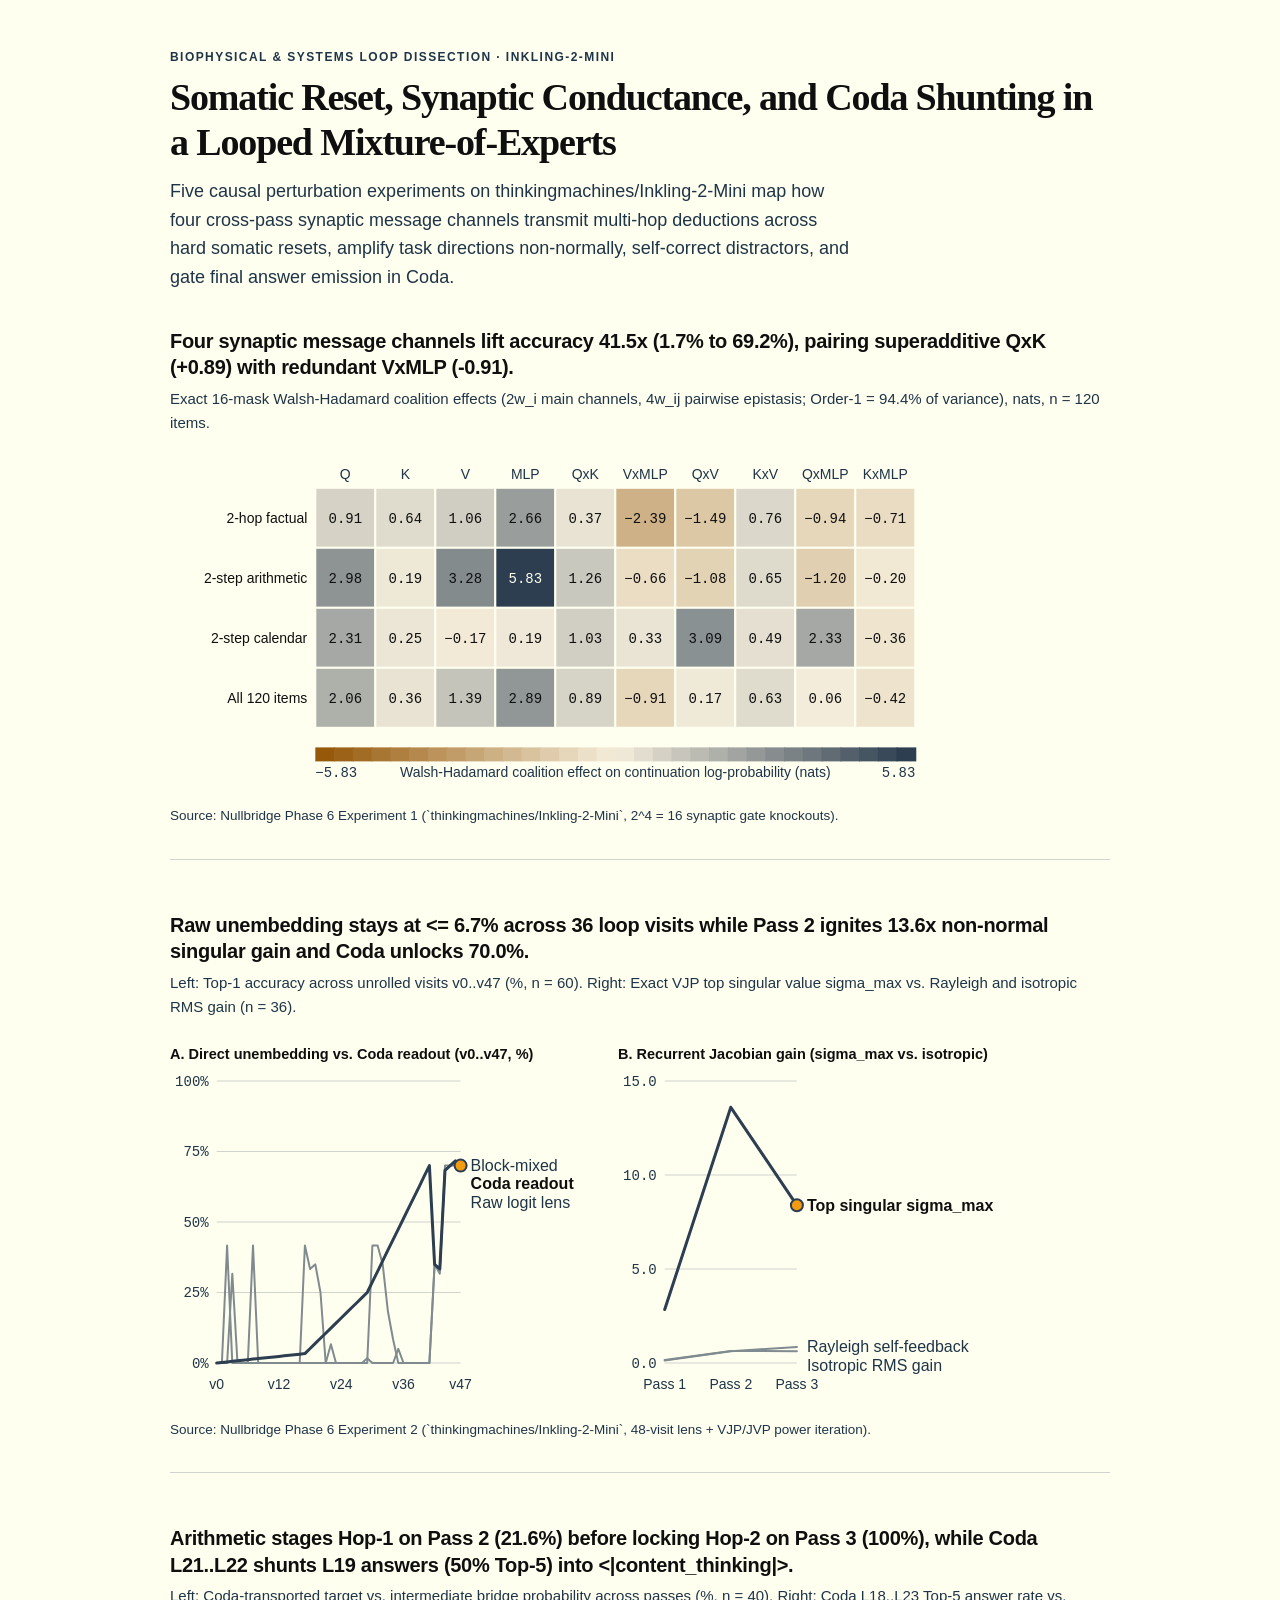
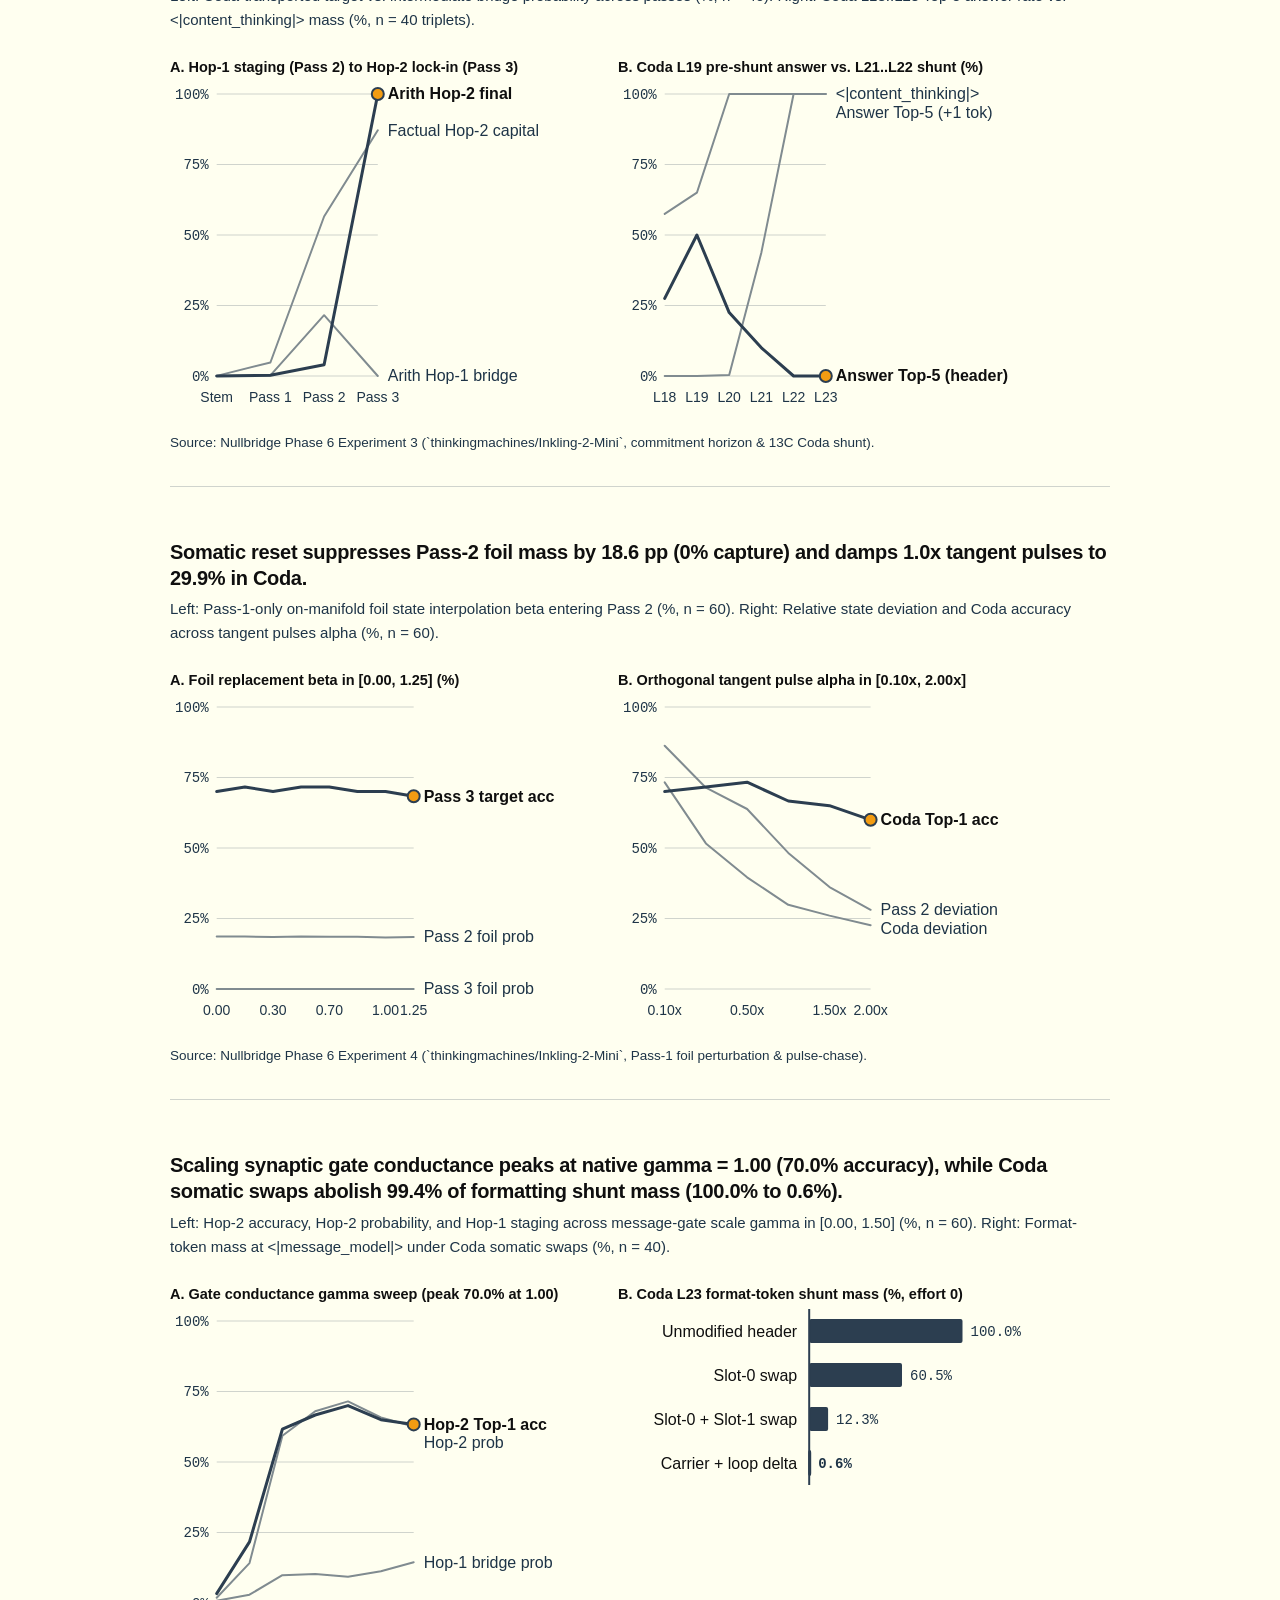
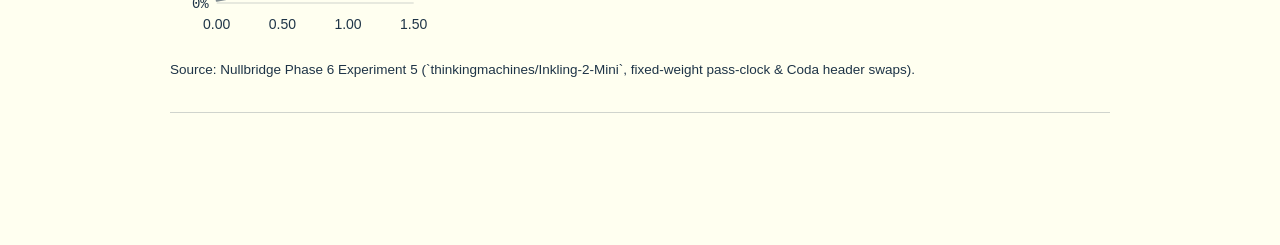
<file: figures/phase6_inkling_biophysical_loop/index.html>
<!DOCTYPE html>
<html lang="en">
<head>
  <meta charset="utf-8">
  <meta name="viewport" content="width=device-width, initial-scale=1">
  <title>Inkling-2-Mini Biophysical Loop Dissection · Dawn State Figures</title>
  <style>
    :root {
      --canvas: #FFFFF0;
      --well: #F5EEDC;
      --ink: #0F0F0F;
      --secondary: #1E3447;
      --structure: #2C3E50;
    }
    * { box-sizing: border-box; }
    body {
      margin: 0;
      padding: 48px 24px 80px;
      background: var(--canvas);
      color: var(--ink);
      font-family: "Inter", Arial, sans-serif;
      line-height: 1.6;
    }
    main { max-width: 940px; margin: 0 auto; }
    .kicker {
      font-size: 12px;
      font-weight: 600;
      letter-spacing: 0.12em;
      text-transform: uppercase;
      color: var(--secondary);
      margin: 0 0 8px;
    }
    h1 {
      font-family: "Newsreader", Georgia, serif;
      font-size: 38px;
      font-weight: 600;
      letter-spacing: -0.03em;
      line-height: 1.18;
      margin: 0 0 12px;
    }
    .lede {
      font-size: 18px;
      color: var(--secondary);
      margin: 0 0 36px;
      max-width: 68ch;
    }
    .wp-figure {
      margin: 0 0 52px;
      padding: 0 0 32px;
      border-bottom: 1px solid rgba(44, 62, 80, 0.22);
    }
    .wp-figure-title {
      font-size: 20px;
      font-weight: 600;
      letter-spacing: -0.015em;
      line-height: 1.32;
      margin: 0 0 6px;
    }
    .wp-figure-subtitle {
      font-size: 15px;
      color: var(--secondary);
      margin: 0 0 18px;
    }
    .wp-figure-plot { overflow-x: auto; padding: 4px 0; }
    .wp-chart { max-width: 100%; height: auto; display: block; }
    figcaption { font-size: 13.5px; color: var(--secondary); margin-top: 12px; }
  </style>
</head>
<body>
  <main>
    <p class="kicker">Biophysical &amp; Systems Loop Dissection · Inkling-2-Mini</p>
    <h1>Somatic Reset, Synaptic Conductance, and Coda Shunting in a Looped Mixture-of-Experts</h1>
    <p class="lede">
      Five causal perturbation experiments on thinkingmachines/Inkling-2-Mini map how four cross-pass synaptic message channels transmit multi-hop deductions across hard somatic resets, amplify task directions non-normally, self-correct distractors, and gate final answer emission in Coda.
    </p>
    <figure class="wp-figure" aria-labelledby="fig-8af8af03"><p class="wp-figure-title" id="fig-8af8af03">Four synaptic message channels lift accuracy 41.5x (1.7% to 69.2%), pairing superadditive QxK (+0.89) with redundant VxMLP (-0.91).</p><p class="wp-figure-subtitle">Exact 16-mask Walsh-Hadamard coalition effects (2w_i main channels, 4w_ij pairwise epistasis; Order-1 = 94.4% of variance), nats, n = 120 items.</p><div class="wp-figure-plot" tabindex="0" role="region" aria-label="Four synaptic message channels lift accuracy 41.5x (1.7% to 69.2%), pairing superadditive QxK (+0.89) with redundant VxMLP (-0.91)."><svg xmlns="http://www.w3.org/2000/svg" class="wp-chart" viewBox="0 0 820 332.40000000000003" width="820" height="332.40000000000003" role="img" aria-labelledby="fig1-wht-epistasis-t fig1-wht-epistasis-d"><title id="fig1-wht-epistasis-t">Walsh-Hadamard main effects and pairwise epistasis across 4 synaptic message channels</title><desc id="fig1-wht-epistasis-d">4 by 10 matrix</desc><text x="175.3" y="22.4" text-anchor="middle" fill="#1E3447" font-family="&quot;Inter&quot;, Arial, sans-serif" font-size="14">Q</text><text x="235.3" y="22.4" text-anchor="middle" fill="#1E3447" font-family="&quot;Inter&quot;, Arial, sans-serif" font-size="14">K</text><text x="295.3" y="22.4" text-anchor="middle" fill="#1E3447" font-family="&quot;Inter&quot;, Arial, sans-serif" font-size="14">V</text><text x="355.3" y="22.4" text-anchor="middle" fill="#1E3447" font-family="&quot;Inter&quot;, Arial, sans-serif" font-size="14">MLP</text><text x="415.3" y="22.4" text-anchor="middle" fill="#1E3447" font-family="&quot;Inter&quot;, Arial, sans-serif" font-size="14">QxK</text><text x="475.3" y="22.4" text-anchor="middle" fill="#1E3447" font-family="&quot;Inter&quot;, Arial, sans-serif" font-size="14">VxMLP</text><text x="535.3" y="22.4" text-anchor="middle" fill="#1E3447" font-family="&quot;Inter&quot;, Arial, sans-serif" font-size="14">QxV</text><text x="595.3" y="22.4" text-anchor="middle" fill="#1E3447" font-family="&quot;Inter&quot;, Arial, sans-serif" font-size="14">KxV</text><text x="655.3" y="22.4" text-anchor="middle" fill="#1E3447" font-family="&quot;Inter&quot;, Arial, sans-serif" font-size="14">QxMLP</text><text x="715.3" y="22.4" text-anchor="middle" fill="#1E3447" font-family="&quot;Inter&quot;, Arial, sans-serif" font-size="14">KxMLP</text><text x="137.3" y="65.6" text-anchor="end" fill="#0F0F0F" font-family="&quot;Inter&quot;, Arial, sans-serif" font-size="14">2-hop factual</text><rect x="145.3" y="30.8" width="60" height="60" fill="#D6D3C6" stroke="#FFFFF0" stroke-width="2"/><text x="175.3" y="65.6" text-anchor="middle" fill="#0F0F0F" font-family="ui-monospace, SFMono-Regular, Menlo, Consolas, monospace" font-size="14" font-variant-numeric="tabular-nums">0.91</text><rect x="205.3" y="30.8" width="60" height="60" fill="#DFDBCD" stroke="#FFFFF0" stroke-width="2"/><text x="235.3" y="65.6" text-anchor="middle" fill="#0F0F0F" font-family="ui-monospace, SFMono-Regular, Menlo, Consolas, monospace" font-size="14" font-variant-numeric="tabular-nums">0.64</text><rect x="265.3" y="30.8" width="60" height="60" fill="#D0CEC3" stroke="#FFFFF0" stroke-width="2"/><text x="295.3" y="65.6" text-anchor="middle" fill="#0F0F0F" font-family="ui-monospace, SFMono-Regular, Menlo, Consolas, monospace" font-size="14" font-variant-numeric="tabular-nums">1.06</text><rect x="325.3" y="30.8" width="60" height="60" fill="#999E9C" stroke="#FFFFF0" stroke-width="2"/><text x="355.3" y="65.6" text-anchor="middle" fill="#0F0F0F" font-family="ui-monospace, SFMono-Regular, Menlo, Consolas, monospace" font-size="14" font-variant-numeric="tabular-nums">2.66</text><rect x="385.3" y="30.8" width="60" height="60" fill="#E8E3D3" stroke="#FFFFF0" stroke-width="2"/><text x="415.3" y="65.6" text-anchor="middle" fill="#0F0F0F" font-family="ui-monospace, SFMono-Regular, Menlo, Consolas, monospace" font-size="14" font-variant-numeric="tabular-nums">0.37</text><rect x="445.3" y="30.8" width="60" height="60" fill="#CEB186" stroke="#FFFFF0" stroke-width="2"/><text x="475.3" y="65.6" text-anchor="middle" fill="#0F0F0F" font-family="ui-monospace, SFMono-Regular, Menlo, Consolas, monospace" font-size="14" font-variant-numeric="tabular-nums">−2.39</text><rect x="505.3" y="30.8" width="60" height="60" fill="#DDC8A6" stroke="#FFFFF0" stroke-width="2"/><text x="535.3" y="65.6" text-anchor="middle" fill="#0F0F0F" font-family="ui-monospace, SFMono-Regular, Menlo, Consolas, monospace" font-size="14" font-variant-numeric="tabular-nums">−1.49</text><rect x="565.3" y="30.8" width="60" height="60" fill="#DBD7CA" stroke="#FFFFF0" stroke-width="2"/><text x="595.3" y="65.6" text-anchor="middle" fill="#0F0F0F" font-family="ui-monospace, SFMono-Regular, Menlo, Consolas, monospace" font-size="14" font-variant-numeric="tabular-nums">0.76</text><rect x="625.3" y="30.8" width="60" height="60" fill="#E6D6BA" stroke="#FFFFF0" stroke-width="2"/><text x="655.3" y="65.6" text-anchor="middle" fill="#0F0F0F" font-family="ui-monospace, SFMono-Regular, Menlo, Consolas, monospace" font-size="14" font-variant-numeric="tabular-nums">−0.94</text><rect x="685.3" y="30.8" width="60" height="60" fill="#E9DCC2" stroke="#FFFFF0" stroke-width="2"/><text x="715.3" y="65.6" text-anchor="middle" fill="#0F0F0F" font-family="ui-monospace, SFMono-Regular, Menlo, Consolas, monospace" font-size="14" font-variant-numeric="tabular-nums">−0.71</text><text x="137.3" y="125.6" text-anchor="end" fill="#0F0F0F" font-family="&quot;Inter&quot;, Arial, sans-serif" font-size="14">2-step arithmetic</text><rect x="145.3" y="90.8" width="60" height="60" fill="#8E9494" stroke="#FFFFF0" stroke-width="2"/><text x="175.3" y="125.6" text-anchor="middle" fill="#0F0F0F" font-family="ui-monospace, SFMono-Regular, Menlo, Consolas, monospace" font-size="14" font-variant-numeric="tabular-nums">2.98</text><rect x="205.3" y="90.8" width="60" height="60" fill="#EEE8D7" stroke="#FFFFF0" stroke-width="2"/><text x="235.3" y="125.6" text-anchor="middle" fill="#0F0F0F" font-family="ui-monospace, SFMono-Regular, Menlo, Consolas, monospace" font-size="14" font-variant-numeric="tabular-nums">0.19</text><rect x="265.3" y="90.8" width="60" height="60" fill="#848B8D" stroke="#FFFFF0" stroke-width="2"/><text x="295.3" y="125.6" text-anchor="middle" fill="#0F0F0F" font-family="ui-monospace, SFMono-Regular, Menlo, Consolas, monospace" font-size="14" font-variant-numeric="tabular-nums">3.28</text><rect x="325.3" y="90.8" width="60" height="60" fill="#2C3E50" stroke="#FFFFF0" stroke-width="2"/><text x="355.3" y="125.6" text-anchor="middle" fill="#FFFFF0" font-family="ui-monospace, SFMono-Regular, Menlo, Consolas, monospace" font-size="14" font-variant-numeric="tabular-nums">5.83</text><rect x="385.3" y="90.8" width="60" height="60" fill="#C9C8BE" stroke="#FFFFF0" stroke-width="2"/><text x="415.3" y="125.6" text-anchor="middle" fill="#0F0F0F" font-family="ui-monospace, SFMono-Regular, Menlo, Consolas, monospace" font-size="14" font-variant-numeric="tabular-nums">1.26</text><rect x="445.3" y="90.8" width="60" height="60" fill="#EADDC4" stroke="#FFFFF0" stroke-width="2"/><text x="475.3" y="125.6" text-anchor="middle" fill="#0F0F0F" font-family="ui-monospace, SFMono-Regular, Menlo, Consolas, monospace" font-size="14" font-variant-numeric="tabular-nums">−0.66</text><rect x="505.3" y="90.8" width="60" height="60" fill="#E3D3B5" stroke="#FFFFF0" stroke-width="2"/><text x="535.3" y="125.6" text-anchor="middle" fill="#0F0F0F" font-family="ui-monospace, SFMono-Regular, Menlo, Consolas, monospace" font-size="14" font-variant-numeric="tabular-nums">−1.08</text><rect x="565.3" y="90.8" width="60" height="60" fill="#DEDACC" stroke="#FFFFF0" stroke-width="2"/><text x="595.3" y="125.6" text-anchor="middle" fill="#0F0F0F" font-family="ui-monospace, SFMono-Regular, Menlo, Consolas, monospace" font-size="14" font-variant-numeric="tabular-nums">0.65</text><rect x="625.3" y="90.8" width="60" height="60" fill="#E1CFB1" stroke="#FFFFF0" stroke-width="2"/><text x="655.3" y="125.6" text-anchor="middle" fill="#0F0F0F" font-family="ui-monospace, SFMono-Regular, Menlo, Consolas, monospace" font-size="14" font-variant-numeric="tabular-nums">−1.20</text><rect x="685.3" y="90.8" width="60" height="60" fill="#F2E9D5" stroke="#FFFFF0" stroke-width="2"/><text x="715.3" y="125.6" text-anchor="middle" fill="#0F0F0F" font-family="ui-monospace, SFMono-Regular, Menlo, Consolas, monospace" font-size="14" font-variant-numeric="tabular-nums">−0.20</text><text x="137.3" y="185.6" text-anchor="end" fill="#0F0F0F" font-family="&quot;Inter&quot;, Arial, sans-serif" font-size="14">2-step calendar</text><rect x="145.3" y="150.8" width="60" height="60" fill="#A5A8A5" stroke="#FFFFF0" stroke-width="2"/><text x="175.3" y="185.6" text-anchor="middle" fill="#0F0F0F" font-family="ui-monospace, SFMono-Regular, Menlo, Consolas, monospace" font-size="14" font-variant-numeric="tabular-nums">2.31</text><rect x="205.3" y="150.8" width="60" height="60" fill="#ECE6D6" stroke="#FFFFF0" stroke-width="2"/><text x="235.3" y="185.6" text-anchor="middle" fill="#0F0F0F" font-family="ui-monospace, SFMono-Regular, Menlo, Consolas, monospace" font-size="14" font-variant-numeric="tabular-nums">0.25</text><rect x="265.3" y="150.8" width="60" height="60" fill="#F2EAD6" stroke="#FFFFF0" stroke-width="2"/><text x="295.3" y="185.6" text-anchor="middle" fill="#0F0F0F" font-family="ui-monospace, SFMono-Regular, Menlo, Consolas, monospace" font-size="14" font-variant-numeric="tabular-nums">−0.17</text><rect x="325.3" y="150.8" width="60" height="60" fill="#EFE8D8" stroke="#FFFFF0" stroke-width="2"/><text x="355.3" y="185.6" text-anchor="middle" fill="#0F0F0F" font-family="ui-monospace, SFMono-Regular, Menlo, Consolas, monospace" font-size="14" font-variant-numeric="tabular-nums">0.19</text><rect x="385.3" y="150.8" width="60" height="60" fill="#D1CFC3" stroke="#FFFFF0" stroke-width="2"/><text x="415.3" y="185.6" text-anchor="middle" fill="#0F0F0F" font-family="ui-monospace, SFMono-Regular, Menlo, Consolas, monospace" font-size="14" font-variant-numeric="tabular-nums">1.03</text><rect x="445.3" y="150.8" width="60" height="60" fill="#EAE4D4" stroke="#FFFFF0" stroke-width="2"/><text x="475.3" y="185.6" text-anchor="middle" fill="#0F0F0F" font-family="ui-monospace, SFMono-Regular, Menlo, Consolas, monospace" font-size="14" font-variant-numeric="tabular-nums">0.33</text><rect x="505.3" y="150.8" width="60" height="60" fill="#8A9192" stroke="#FFFFF0" stroke-width="2"/><text x="535.3" y="185.6" text-anchor="middle" fill="#0F0F0F" font-family="ui-monospace, SFMono-Regular, Menlo, Consolas, monospace" font-size="14" font-variant-numeric="tabular-nums">3.09</text><rect x="565.3" y="150.8" width="60" height="60" fill="#E4DFD0" stroke="#FFFFF0" stroke-width="2"/><text x="595.3" y="185.6" text-anchor="middle" fill="#0F0F0F" font-family="ui-monospace, SFMono-Regular, Menlo, Consolas, monospace" font-size="14" font-variant-numeric="tabular-nums">0.49</text><rect x="625.3" y="150.8" width="60" height="60" fill="#A5A8A4" stroke="#FFFFF0" stroke-width="2"/><text x="655.3" y="185.6" text-anchor="middle" fill="#0F0F0F" font-family="ui-monospace, SFMono-Regular, Menlo, Consolas, monospace" font-size="14" font-variant-numeric="tabular-nums">2.33</text><rect x="685.3" y="150.8" width="60" height="60" fill="#EFE5CF" stroke="#FFFFF0" stroke-width="2"/><text x="715.3" y="185.6" text-anchor="middle" fill="#0F0F0F" font-family="ui-monospace, SFMono-Regular, Menlo, Consolas, monospace" font-size="14" font-variant-numeric="tabular-nums">−0.36</text><text x="137.3" y="245.6" text-anchor="end" fill="#0F0F0F" font-family="&quot;Inter&quot;, Arial, sans-serif" font-size="14">All 120 items</text><rect x="145.3" y="210.8" width="60" height="60" fill="#AEB0AA" stroke="#FFFFF0" stroke-width="2"/><text x="175.3" y="245.6" text-anchor="middle" fill="#0F0F0F" font-family="ui-monospace, SFMono-Regular, Menlo, Consolas, monospace" font-size="14" font-variant-numeric="tabular-nums">2.06</text><rect x="205.3" y="210.8" width="60" height="60" fill="#E9E3D3" stroke="#FFFFF0" stroke-width="2"/><text x="235.3" y="245.6" text-anchor="middle" fill="#0F0F0F" font-family="ui-monospace, SFMono-Regular, Menlo, Consolas, monospace" font-size="14" font-variant-numeric="tabular-nums">0.36</text><rect x="265.3" y="210.8" width="60" height="60" fill="#C5C4BB" stroke="#FFFFF0" stroke-width="2"/><text x="295.3" y="245.6" text-anchor="middle" fill="#0F0F0F" font-family="ui-monospace, SFMono-Regular, Menlo, Consolas, monospace" font-size="14" font-variant-numeric="tabular-nums">1.39</text><rect x="325.3" y="210.8" width="60" height="60" fill="#919797" stroke="#FFFFF0" stroke-width="2"/><text x="355.3" y="245.6" text-anchor="middle" fill="#0F0F0F" font-family="ui-monospace, SFMono-Regular, Menlo, Consolas, monospace" font-size="14" font-variant-numeric="tabular-nums">2.89</text><rect x="385.3" y="210.8" width="60" height="60" fill="#D6D3C7" stroke="#FFFFF0" stroke-width="2"/><text x="415.3" y="245.6" text-anchor="middle" fill="#0F0F0F" font-family="ui-monospace, SFMono-Regular, Menlo, Consolas, monospace" font-size="14" font-variant-numeric="tabular-nums">0.89</text><rect x="445.3" y="210.8" width="60" height="60" fill="#E6D7BB" stroke="#FFFFF0" stroke-width="2"/><text x="475.3" y="245.6" text-anchor="middle" fill="#0F0F0F" font-family="ui-monospace, SFMono-Regular, Menlo, Consolas, monospace" font-size="14" font-variant-numeric="tabular-nums">−0.91</text><rect x="505.3" y="210.8" width="60" height="60" fill="#EFE9D8" stroke="#FFFFF0" stroke-width="2"/><text x="535.3" y="245.6" text-anchor="middle" fill="#0F0F0F" font-family="ui-monospace, SFMono-Regular, Menlo, Consolas, monospace" font-size="14" font-variant-numeric="tabular-nums">0.17</text><rect x="565.3" y="210.8" width="60" height="60" fill="#DFDBCD" stroke="#FFFFF0" stroke-width="2"/><text x="595.3" y="245.6" text-anchor="middle" fill="#0F0F0F" font-family="ui-monospace, SFMono-Regular, Menlo, Consolas, monospace" font-size="14" font-variant-numeric="tabular-nums">0.63</text><rect x="625.3" y="210.8" width="60" height="60" fill="#F3ECDA" stroke="#FFFFF0" stroke-width="2"/><text x="655.3" y="245.6" text-anchor="middle" fill="#0F0F0F" font-family="ui-monospace, SFMono-Regular, Menlo, Consolas, monospace" font-size="14" font-variant-numeric="tabular-nums">0.06</text><rect x="685.3" y="210.8" width="60" height="60" fill="#EEE3CD" stroke="#FFFFF0" stroke-width="2"/><text x="715.3" y="245.6" text-anchor="middle" fill="#0F0F0F" font-family="ui-monospace, SFMono-Regular, Menlo, Consolas, monospace" font-size="14" font-variant-numeric="tabular-nums">−0.42</text><rect x="145.3" y="290.4" width="19.8" height="14.0" fill="#96590A"/><rect x="164.0" y="290.4" width="19.8" height="14.0" fill="#9C6318"/><rect x="182.8" y="290.4" width="19.8" height="14.0" fill="#A26C25"/><rect x="201.5" y="290.4" width="19.8" height="14.0" fill="#A87633"/><rect x="220.3" y="290.4" width="19.8" height="14.0" fill="#AF7F40"/><rect x="239.0" y="290.4" width="19.8" height="14.0" fill="#B5894E"/><rect x="257.8" y="290.4" width="19.8" height="14.0" fill="#BB935B"/><rect x="276.5" y="290.4" width="19.8" height="14.0" fill="#C19C69"/><rect x="295.3" y="290.4" width="19.8" height="14.0" fill="#C7A676"/><rect x="314.0" y="290.4" width="19.8" height="14.0" fill="#CDB084"/><rect x="332.8" y="290.4" width="19.8" height="14.0" fill="#D3B991"/><rect x="351.5" y="290.4" width="19.8" height="14.0" fill="#D9C39F"/><rect x="370.3" y="290.4" width="19.8" height="14.0" fill="#E0CCAD"/><rect x="389.0" y="290.4" width="19.8" height="14.0" fill="#E6D6BA"/><rect x="407.8" y="290.4" width="19.8" height="14.0" fill="#ECE0C8"/><rect x="426.5" y="290.4" width="19.8" height="14.0" fill="#F2E9D5"/><rect x="445.3" y="290.4" width="19.8" height="14.0" fill="#EFE8D7"/><rect x="464.0" y="290.4" width="19.8" height="14.0" fill="#E2DDCE"/><rect x="482.8" y="290.4" width="19.8" height="14.0" fill="#D5D2C5"/><rect x="501.5" y="290.4" width="19.8" height="14.0" fill="#C8C6BC"/><rect x="520.3" y="290.4" width="19.8" height="14.0" fill="#BBBBB3"/><rect x="539.0" y="290.4" width="19.8" height="14.0" fill="#AEB0AA"/><rect x="557.8" y="290.4" width="19.8" height="14.0" fill="#A1A4A1"/><rect x="576.5" y="290.4" width="19.8" height="14.0" fill="#949998"/><rect x="595.3" y="290.4" width="19.8" height="14.0" fill="#878D8F"/><rect x="614.0" y="290.4" width="19.8" height="14.0" fill="#7A8286"/><rect x="632.8" y="290.4" width="19.8" height="14.0" fill="#6D777D"/><rect x="651.5" y="290.4" width="19.8" height="14.0" fill="#606B74"/><rect x="670.3" y="290.4" width="19.8" height="14.0" fill="#53606B"/><rect x="689.0" y="290.4" width="19.8" height="14.0" fill="#465562"/><rect x="707.8" y="290.4" width="19.8" height="14.0" fill="#394959"/><rect x="726.5" y="290.4" width="19.8" height="14.0" fill="#2C3E50"/><text x="145.3" y="319.8" text-anchor="start" fill="#1E3447" font-family="ui-monospace, SFMono-Regular, Menlo, Consolas, monospace" font-size="14" font-variant-numeric="tabular-nums">−5.83</text><text x="745.3" y="319.8" text-anchor="end" fill="#1E3447" font-family="ui-monospace, SFMono-Regular, Menlo, Consolas, monospace" font-size="14" font-variant-numeric="tabular-nums">5.83</text><text x="445.3" y="319.8" text-anchor="middle" fill="#1E3447" font-family="&quot;Inter&quot;, Arial, sans-serif" font-size="14">Walsh-Hadamard coalition effect on continuation log-probability (nats)</text></svg></div><figcaption>Source: Nullbridge Phase 6 Experiment 1 (`thinkingmachines/Inkling-2-Mini`, 2^4 = 16 synaptic gate knockouts).</figcaption></figure><figure class="wp-figure" aria-labelledby="fig-9700479e"><p class="wp-figure-title" id="fig-9700479e">Raw unembedding stays at &lt;= 6.7% across 36 loop visits while Pass 2 ignites 13.6x non-normal singular gain and Coda unlocks 70.0%.</p><p class="wp-figure-subtitle">Left: Top-1 accuracy across unrolled visits v0..v47 (%, n = 60). Right: Exact VJP top singular value sigma_max vs. Rayleigh and isotropic RMS gain (n = 36).</p><div class="wp-figure-plot" tabindex="0" role="region" aria-label="Raw unembedding stays at &lt;= 6.7% across 36 loop visits while Pass 2 ignites 13.6x non-normal singular gain and Coda unlocks 70.0%."><svg xmlns="http://www.w3.org/2000/svg" class="wp-chart" viewBox="0 0 868 362" width="868" height="362" role="img" aria-labelledby="fig2-gain-conductance-t fig2-gain-conductance-d"><title id="fig2-gain-conductance-t">48-visit readout accuracy vs non-normal transient singular amplification</title><desc id="fig2-gain-conductance-d">A. Direct unembedding vs. Coda readout (v0..v47, %); B. Recurrent Jacobian gain (sigma_max vs. isotropic)</desc><text x="0" y="18" fill="#0F0F0F" font-family="&quot;Inter&quot;, Arial, sans-serif" font-size="14.5" font-weight="600">A. Direct unembedding vs. Coda readout (v0..v47, %)</text><g transform="translate(0, 28)"><title id="fig2a-visit-lens-t">48-visit accuracy trajectory</title><desc id="fig2a-visit-lens-d">Coda readout: v0 0%, v1 0%, v2 0%, v3 1%, v4 1%, v5 1%, v6 1%, v7 1%, v8 2%, v9 2%, v10 2%, v11 2%, v12 2%, v13 3%, v14 3%, v15 3%, v16 3%, v17 3%, v18 5%, v19 7%, v20 9%, v21 11%, v22 12%, v23 14%, v24 16%, v25 18%, v26 20%, v27 21%, v28 23%, v29 25%, v30 29%, v31 32%, v32 36%, v33 40%, v34 44%, v35 48%, v36 51%, v37 55%, v38 59%, v39 62%, v40 66%, v41 70%, v42 35%, v43 33%, v44 68%, v45 70%, v46 72%, v47 70%; Block-mixed: v0 0%, v1 0%, v2 42%, v3 0%, v4 0%, v5 0%, v6 0%, v7 42%, v8 0%, v9 0%, v10 0%, v11 0%, v12 0%, v13 0%, v14 0%, v15 0%, v16 0%, v17 42%, v18 33%, v19 35%, v20 25%, v21 0%, v22 0%, v23 0%, v24 0%, v25 0%, v26 0%, v27 0%, v28 0%, v29 0%, v30 42%, v31 42%, v32 35%, v33 18%, v34 8%, v35 0%, v36 0%, v37 0%, v38 0%, v39 0%, v40 0%, v41 0%, v42 35%, v43 33%, v44 68%, v45 70%, v46 72%, v47 70%; Raw logit lens: v0 0%, v1 0%, v2 0%, v3 32%, v4 0%, v5 0%, v6 0%, v7 0%, v8 0%, v9 0%, v10 0%, v11 0%, v12 0%, v13 0%, v14 0%, v15 0%, v16 0%, v17 0%, v18 0%, v19 0%, v20 0%, v21 0%, v22 7%, v23 0%, v24 0%, v25 0%, v26 0%, v27 0%, v28 0%, v29 2%, v30 0%, v31 0%, v32 0%, v33 0%, v34 0%, v35 5%, v36 0%, v37 0%, v38 0%, v39 0%, v40 0%, v41 0%, v42 35%, v43 32%, v44 70%, v45 70%, v46 70%, v47 68%</desc><line x1="46.7" x2="290.6" y1="294.0" y2="294.0" stroke="#2C3E50" stroke-opacity="0.22" stroke-width="1"/><text x="38.7" y="298.8" text-anchor="end" fill="#1E3447" font-family="ui-monospace, SFMono-Regular, Menlo, Consolas, monospace" font-size="14" font-variant-numeric="tabular-nums">0%</text><line x1="46.7" x2="290.6" y1="223.5" y2="223.5" stroke="#2C3E50" stroke-opacity="0.22" stroke-width="1"/><text x="38.7" y="228.3" text-anchor="end" fill="#1E3447" font-family="ui-monospace, SFMono-Regular, Menlo, Consolas, monospace" font-size="14" font-variant-numeric="tabular-nums">25%</text><line x1="46.7" x2="290.6" y1="153.0" y2="153.0" stroke="#2C3E50" stroke-opacity="0.22" stroke-width="1"/><text x="38.7" y="157.8" text-anchor="end" fill="#1E3447" font-family="ui-monospace, SFMono-Regular, Menlo, Consolas, monospace" font-size="14" font-variant-numeric="tabular-nums">50%</text><line x1="46.7" x2="290.6" y1="82.5" y2="82.5" stroke="#2C3E50" stroke-opacity="0.22" stroke-width="1"/><text x="38.7" y="87.3" text-anchor="end" fill="#1E3447" font-family="ui-monospace, SFMono-Regular, Menlo, Consolas, monospace" font-size="14" font-variant-numeric="tabular-nums">75%</text><line x1="46.7" x2="290.6" y1="12.0" y2="12.0" stroke="#2C3E50" stroke-opacity="0.22" stroke-width="1"/><text x="38.7" y="16.8" text-anchor="end" fill="#1E3447" font-family="ui-monospace, SFMono-Regular, Menlo, Consolas, monospace" font-size="14" font-variant-numeric="tabular-nums">100%</text><text x="46.7" y="320.0" text-anchor="middle" fill="#1E3447" font-family="&quot;Inter&quot;, Arial, sans-serif" font-size="14">v0</text><text x="109.0" y="320.0" text-anchor="middle" fill="#1E3447" font-family="&quot;Inter&quot;, Arial, sans-serif" font-size="14">v12</text><text x="171.2" y="320.0" text-anchor="middle" fill="#1E3447" font-family="&quot;Inter&quot;, Arial, sans-serif" font-size="14">v24</text><text x="233.5" y="320.0" text-anchor="middle" fill="#1E3447" font-family="&quot;Inter&quot;, Arial, sans-serif" font-size="14">v36</text><text x="290.6" y="320.0" text-anchor="middle" fill="#1E3447" font-family="&quot;Inter&quot;, Arial, sans-serif" font-size="14">v47</text><path d="M46.7,294.0 L51.9,294.0 L57.1,176.5 L62.3,294.0 L67.5,294.0 L72.7,294.0 L77.8,294.0 L83.0,176.5 L88.2,294.0 L93.4,294.0 L98.6,294.0 L103.8,294.0 L109.0,294.0 L114.2,294.0 L119.4,294.0 L124.5,294.0 L129.7,294.0 L134.9,176.5 L140.1,200.0 L145.3,195.3 L150.5,223.5 L155.7,294.0 L160.9,294.0 L166.0,294.0 L171.2,294.0 L176.4,294.0 L181.6,294.0 L186.8,294.0 L192.0,294.0 L197.2,294.0 L202.4,176.5 L207.6,176.5 L212.7,195.3 L217.9,242.3 L223.1,270.5 L228.3,294.0 L233.5,294.0 L238.7,294.0 L243.9,294.0 L249.1,294.0 L254.2,294.0 L259.4,294.0 L264.6,195.3 L269.8,200.0 L275.0,101.3 L280.2,96.6 L285.4,91.9 L290.6,96.6" fill="none" stroke="#808B90" stroke-width="2" stroke-linejoin="round" stroke-linecap="round"/><path d="M46.7,294.0 L51.9,294.0 L57.1,294.0 L62.3,204.7 L67.5,294.0 L72.7,294.0 L77.8,294.0 L83.0,294.0 L88.2,294.0 L93.4,294.0 L98.6,294.0 L103.8,294.0 L109.0,294.0 L114.2,294.0 L119.4,294.0 L124.5,294.0 L129.7,294.0 L134.9,294.0 L140.1,294.0 L145.3,294.0 L150.5,294.0 L155.7,294.0 L160.9,275.2 L166.0,294.0 L171.2,294.0 L176.4,294.0 L181.6,294.0 L186.8,294.0 L192.0,294.0 L197.2,289.3 L202.4,294.0 L207.6,294.0 L212.7,294.0 L217.9,294.0 L223.1,294.0 L228.3,279.9 L233.5,294.0 L238.7,294.0 L243.9,294.0 L249.1,294.0 L254.2,294.0 L259.4,294.0 L264.6,195.3 L269.8,204.7 L275.0,96.6 L280.2,96.6 L285.4,96.6 L290.6,101.3" fill="none" stroke="#808B90" stroke-width="2" stroke-linejoin="round" stroke-linecap="round"/><path d="M46.7,294.0 L51.9,293.4 L57.1,292.9 L62.3,292.3 L67.5,291.8 L72.7,291.2 L77.8,290.7 L83.0,290.1 L88.2,289.6 L93.4,289.0 L98.6,288.5 L103.8,287.9 L109.0,287.4 L114.2,286.8 L119.4,286.3 L124.5,285.7 L129.7,285.2 L134.9,284.6 L140.1,279.5 L145.3,274.4 L150.5,269.3 L155.7,264.2 L160.9,259.1 L166.0,254.1 L171.2,249.0 L176.4,243.9 L181.6,238.8 L186.8,233.7 L192.0,228.6 L197.2,223.5 L202.4,212.9 L207.6,202.4 L212.7,191.8 L217.9,181.2 L223.1,170.6 L228.3,160.1 L233.5,149.5 L238.7,138.9 L243.9,128.3 L249.1,117.8 L254.2,107.2 L259.4,96.6 L264.6,195.3 L269.8,200.0 L275.0,101.3 L280.2,96.6 L285.4,91.9 L290.6,96.6" fill="none" stroke="#2C3E50" stroke-width="3" stroke-linejoin="round" stroke-linecap="round"/><text x="300.6" y="102.0" text-anchor="start" fill="#1E3447" font-family="&quot;Inter&quot;, Arial, sans-serif" font-size="16">Block-mixed</text><text x="300.6" y="120.4" text-anchor="start" fill="#0F0F0F" font-family="&quot;Inter&quot;, Arial, sans-serif" font-size="16" font-weight="600">Coda readout</text><circle cx="290.6" cy="96.6" r="6" fill="#F39C12" stroke="#2C3E50" stroke-width="2"/><text x="300.6" y="138.8" text-anchor="start" fill="#1E3447" font-family="&quot;Inter&quot;, Arial, sans-serif" font-size="16">Raw logit lens</text></g><text x="448" y="18" fill="#0F0F0F" font-family="&quot;Inter&quot;, Arial, sans-serif" font-size="14.5" font-weight="600">B. Recurrent Jacobian gain (sigma_max vs. isotropic)</text><g transform="translate(448, 28)"><title id="fig2b-non-normal-gain-t">Non-normal transient amplification across passes</title><desc id="fig2b-non-normal-gain-d">Top singular sigma_max: Pass 1 2.8, Pass 2 13.6, Pass 3 8.4; Rayleigh self-feedback: Pass 1 0.1, Pass 2 0.6, Pass 3 0.9; Isotropic RMS gain: Pass 1 0.2, Pass 2 0.6, Pass 3 0.6</desc><line x1="46.7" x2="178.9" y1="294.0" y2="294.0" stroke="#2C3E50" stroke-opacity="0.22" stroke-width="1"/><text x="38.7" y="298.8" text-anchor="end" fill="#1E3447" font-family="ui-monospace, SFMono-Regular, Menlo, Consolas, monospace" font-size="14" font-variant-numeric="tabular-nums">0.0</text><line x1="46.7" x2="178.9" y1="200.0" y2="200.0" stroke="#2C3E50" stroke-opacity="0.22" stroke-width="1"/><text x="38.7" y="204.8" text-anchor="end" fill="#1E3447" font-family="ui-monospace, SFMono-Regular, Menlo, Consolas, monospace" font-size="14" font-variant-numeric="tabular-nums">5.0</text><line x1="46.7" x2="178.9" y1="106.0" y2="106.0" stroke="#2C3E50" stroke-opacity="0.22" stroke-width="1"/><text x="38.7" y="110.8" text-anchor="end" fill="#1E3447" font-family="ui-monospace, SFMono-Regular, Menlo, Consolas, monospace" font-size="14" font-variant-numeric="tabular-nums">10.0</text><line x1="46.7" x2="178.9" y1="12.0" y2="12.0" stroke="#2C3E50" stroke-opacity="0.22" stroke-width="1"/><text x="38.7" y="16.8" text-anchor="end" fill="#1E3447" font-family="ui-monospace, SFMono-Regular, Menlo, Consolas, monospace" font-size="14" font-variant-numeric="tabular-nums">15.0</text><text x="46.7" y="320.0" text-anchor="middle" fill="#1E3447" font-family="&quot;Inter&quot;, Arial, sans-serif" font-size="14">Pass 1</text><text x="112.8" y="320.0" text-anchor="middle" fill="#1E3447" font-family="&quot;Inter&quot;, Arial, sans-serif" font-size="14">Pass 2</text><text x="178.9" y="320.0" text-anchor="middle" fill="#1E3447" font-family="&quot;Inter&quot;, Arial, sans-serif" font-size="14">Pass 3</text><path d="M46.7,291.6 L112.8,282.2 L178.9,278.0" fill="none" stroke="#808B90" stroke-width="2" stroke-linejoin="round" stroke-linecap="round"/><path d="M46.7,290.9 L112.8,282.0 L178.9,282.2" fill="none" stroke="#808B90" stroke-width="2" stroke-linejoin="round" stroke-linecap="round"/><path d="M46.7,240.5 L112.8,38.3 L178.9,136.3" fill="none" stroke="#2C3E50" stroke-width="3" stroke-linejoin="round" stroke-linecap="round"/><text x="188.9" y="141.7" text-anchor="start" fill="#0F0F0F" font-family="&quot;Inter&quot;, Arial, sans-serif" font-size="16" font-weight="600">Top singular sigma_max</text><circle cx="178.9" cy="136.3" r="6" fill="#F39C12" stroke="#2C3E50" stroke-width="2"/><text x="188.9" y="283.4" text-anchor="start" fill="#1E3447" font-family="&quot;Inter&quot;, Arial, sans-serif" font-size="16">Rayleigh self-feedback</text><text x="188.9" y="301.8" text-anchor="start" fill="#1E3447" font-family="&quot;Inter&quot;, Arial, sans-serif" font-size="16">Isotropic RMS gain</text></g></svg></div><figcaption>Source: Nullbridge Phase 6 Experiment 2 (`thinkingmachines/Inkling-2-Mini`, 48-visit lens + VJP/JVP power iteration).</figcaption></figure><figure class="wp-figure" aria-labelledby="fig-85c2cd13"><p class="wp-figure-title" id="fig-85c2cd13">Arithmetic stages Hop-1 on Pass 2 (21.6%) before locking Hop-2 on Pass 3 (100%), while Coda L21..L22 shunts L19 answers (50% Top-5) into &lt;|content_thinking|&gt;.</p><p class="wp-figure-subtitle">Left: Coda-transported target vs. intermediate bridge probability across passes (%, n = 40). Right: Coda L18..L23 Top-5 answer rate vs. &lt;|content_thinking|&gt; mass (%, n = 40 triplets).</p><div class="wp-figure-plot" tabindex="0" role="region" aria-label="Arithmetic stages Hop-1 on Pass 2 (21.6%) before locking Hop-2 on Pass 3 (100%), while Coda L21..L22 shunts L19 answers (50% Top-5) into &lt;|content_thinking|&gt;."><svg xmlns="http://www.w3.org/2000/svg" class="wp-chart" viewBox="0 0 868 362" width="868" height="362" role="img" aria-labelledby="fig3-commitment-shunt-t fig3-commitment-shunt-d"><title id="fig3-commitment-shunt-t">Pass-by-pass Hop-1 to Hop-2 commitment and Coda formatting shunt</title><desc id="fig3-commitment-shunt-d">A. Hop-1 staging (Pass 2) to Hop-2 lock-in (Pass 3); B. Coda L19 pre-shunt answer vs. L21..L22 shunt (%)</desc><text x="0" y="18" fill="#0F0F0F" font-family="&quot;Inter&quot;, Arial, sans-serif" font-size="14.5" font-weight="600">A. Hop-1 staging (Pass 2) to Hop-2 lock-in (Pass 3)</text><g transform="translate(0, 28)"><title id="fig3a-commitment-horizon-t">Two-stage Hop-1 to Hop-2 commitment across passes</title><desc id="fig3a-commitment-horizon-d">Arith Hop-2 final: Stem 0%, Pass 1 0%, Pass 2 4%, Pass 3 100%; Factual Hop-2 capital: Stem 0%, Pass 1 5%, Pass 2 57%, Pass 3 87%; Arith Hop-1 bridge: Stem 0%, Pass 1 0%, Pass 2 22%, Pass 3 0%</desc><line x1="46.7" x2="207.8" y1="294.0" y2="294.0" stroke="#2C3E50" stroke-opacity="0.22" stroke-width="1"/><text x="38.7" y="298.8" text-anchor="end" fill="#1E3447" font-family="ui-monospace, SFMono-Regular, Menlo, Consolas, monospace" font-size="14" font-variant-numeric="tabular-nums">0%</text><line x1="46.7" x2="207.8" y1="223.5" y2="223.5" stroke="#2C3E50" stroke-opacity="0.22" stroke-width="1"/><text x="38.7" y="228.3" text-anchor="end" fill="#1E3447" font-family="ui-monospace, SFMono-Regular, Menlo, Consolas, monospace" font-size="14" font-variant-numeric="tabular-nums">25%</text><line x1="46.7" x2="207.8" y1="153.0" y2="153.0" stroke="#2C3E50" stroke-opacity="0.22" stroke-width="1"/><text x="38.7" y="157.8" text-anchor="end" fill="#1E3447" font-family="ui-monospace, SFMono-Regular, Menlo, Consolas, monospace" font-size="14" font-variant-numeric="tabular-nums">50%</text><line x1="46.7" x2="207.8" y1="82.5" y2="82.5" stroke="#2C3E50" stroke-opacity="0.22" stroke-width="1"/><text x="38.7" y="87.3" text-anchor="end" fill="#1E3447" font-family="ui-monospace, SFMono-Regular, Menlo, Consolas, monospace" font-size="14" font-variant-numeric="tabular-nums">75%</text><line x1="46.7" x2="207.8" y1="12.0" y2="12.0" stroke="#2C3E50" stroke-opacity="0.22" stroke-width="1"/><text x="38.7" y="16.8" text-anchor="end" fill="#1E3447" font-family="ui-monospace, SFMono-Regular, Menlo, Consolas, monospace" font-size="14" font-variant-numeric="tabular-nums">100%</text><text x="46.7" y="320.0" text-anchor="middle" fill="#1E3447" font-family="&quot;Inter&quot;, Arial, sans-serif" font-size="14">Stem</text><text x="100.4" y="320.0" text-anchor="middle" fill="#1E3447" font-family="&quot;Inter&quot;, Arial, sans-serif" font-size="14">Pass 1</text><text x="154.1" y="320.0" text-anchor="middle" fill="#1E3447" font-family="&quot;Inter&quot;, Arial, sans-serif" font-size="14">Pass 2</text><text x="207.8" y="320.0" text-anchor="middle" fill="#1E3447" font-family="&quot;Inter&quot;, Arial, sans-serif" font-size="14">Pass 3</text><path d="M46.7,293.9 L100.4,280.5 L154.1,134.5 L207.8,48.3" fill="none" stroke="#808B90" stroke-width="2" stroke-linejoin="round" stroke-linecap="round"/><path d="M46.7,293.9 L100.4,293.4 L154.1,233.2 L207.8,294.0" fill="none" stroke="#808B90" stroke-width="2" stroke-linejoin="round" stroke-linecap="round"/><path d="M46.7,294.0 L100.4,293.3 L154.1,282.7 L207.8,12.0" fill="none" stroke="#2C3E50" stroke-width="3" stroke-linejoin="round" stroke-linecap="round"/><text x="217.8" y="17.4" text-anchor="start" fill="#0F0F0F" font-family="&quot;Inter&quot;, Arial, sans-serif" font-size="16" font-weight="600">Arith Hop-2 final</text><circle cx="207.8" cy="12.0" r="6" fill="#F39C12" stroke="#2C3E50" stroke-width="2"/><text x="217.8" y="53.7" text-anchor="start" fill="#1E3447" font-family="&quot;Inter&quot;, Arial, sans-serif" font-size="16">Factual Hop-2 capital</text><text x="217.8" y="299.4" text-anchor="start" fill="#1E3447" font-family="&quot;Inter&quot;, Arial, sans-serif" font-size="16">Arith Hop-1 bridge</text></g><text x="448" y="18" fill="#0F0F0F" font-family="&quot;Inter&quot;, Arial, sans-serif" font-size="14.5" font-weight="600">B. Coda L19 pre-shunt answer vs. L21..L22 shunt (%)</text><g transform="translate(448, 28)"><title id="fig3b-coda-shunt-t">Coda formatting shunt across L18..L23</title><desc id="fig3b-coda-shunt-d">Answer Top-5 (+1 tok): L18 57%, L19 65%, L20 100%, L21 100%, L22 100%, L23 100%; &lt;|content_thinking|&gt;: L18 0%, L19 0%, L20 0%, L21 44%, L22 100%, L23 100%; Answer Top-5 (header): L18 28%, L19 50%, L20 22%, L21 10%, L22 0%, L23 0%</desc><line x1="46.7" x2="207.8" y1="294.0" y2="294.0" stroke="#2C3E50" stroke-opacity="0.22" stroke-width="1"/><text x="38.7" y="298.8" text-anchor="end" fill="#1E3447" font-family="ui-monospace, SFMono-Regular, Menlo, Consolas, monospace" font-size="14" font-variant-numeric="tabular-nums">0%</text><line x1="46.7" x2="207.8" y1="223.5" y2="223.5" stroke="#2C3E50" stroke-opacity="0.22" stroke-width="1"/><text x="38.7" y="228.3" text-anchor="end" fill="#1E3447" font-family="ui-monospace, SFMono-Regular, Menlo, Consolas, monospace" font-size="14" font-variant-numeric="tabular-nums">25%</text><line x1="46.7" x2="207.8" y1="153.0" y2="153.0" stroke="#2C3E50" stroke-opacity="0.22" stroke-width="1"/><text x="38.7" y="157.8" text-anchor="end" fill="#1E3447" font-family="ui-monospace, SFMono-Regular, Menlo, Consolas, monospace" font-size="14" font-variant-numeric="tabular-nums">50%</text><line x1="46.7" x2="207.8" y1="82.5" y2="82.5" stroke="#2C3E50" stroke-opacity="0.22" stroke-width="1"/><text x="38.7" y="87.3" text-anchor="end" fill="#1E3447" font-family="ui-monospace, SFMono-Regular, Menlo, Consolas, monospace" font-size="14" font-variant-numeric="tabular-nums">75%</text><line x1="46.7" x2="207.8" y1="12.0" y2="12.0" stroke="#2C3E50" stroke-opacity="0.22" stroke-width="1"/><text x="38.7" y="16.8" text-anchor="end" fill="#1E3447" font-family="ui-monospace, SFMono-Regular, Menlo, Consolas, monospace" font-size="14" font-variant-numeric="tabular-nums">100%</text><text x="46.7" y="320.0" text-anchor="middle" fill="#1E3447" font-family="&quot;Inter&quot;, Arial, sans-serif" font-size="14">L18</text><text x="78.9" y="320.0" text-anchor="middle" fill="#1E3447" font-family="&quot;Inter&quot;, Arial, sans-serif" font-size="14">L19</text><text x="111.2" y="320.0" text-anchor="middle" fill="#1E3447" font-family="&quot;Inter&quot;, Arial, sans-serif" font-size="14">L20</text><text x="143.4" y="320.0" text-anchor="middle" fill="#1E3447" font-family="&quot;Inter&quot;, Arial, sans-serif" font-size="14">L21</text><text x="175.6" y="320.0" text-anchor="middle" fill="#1E3447" font-family="&quot;Inter&quot;, Arial, sans-serif" font-size="14">L22</text><text x="207.8" y="320.0" text-anchor="middle" fill="#1E3447" font-family="&quot;Inter&quot;, Arial, sans-serif" font-size="14">L23</text><path d="M46.7,131.9 L78.9,110.7 L111.2,12.0 L143.4,12.0 L175.6,12.0 L207.8,12.0" fill="none" stroke="#808B90" stroke-width="2" stroke-linejoin="round" stroke-linecap="round"/><path d="M46.7,294.0 L78.9,293.9 L111.2,293.0 L143.4,170.4 L175.6,12.0 L207.8,12.0" fill="none" stroke="#808B90" stroke-width="2" stroke-linejoin="round" stroke-linecap="round"/><path d="M46.7,216.4 L78.9,153.0 L111.2,230.6 L143.4,265.8 L175.6,294.0 L207.8,294.0" fill="none" stroke="#2C3E50" stroke-width="3" stroke-linejoin="round" stroke-linecap="round"/><text x="217.8" y="17.4" text-anchor="start" fill="#1E3447" font-family="&quot;Inter&quot;, Arial, sans-serif" font-size="16">&lt;|content_thinking|&gt;</text><text x="217.8" y="35.8" text-anchor="start" fill="#1E3447" font-family="&quot;Inter&quot;, Arial, sans-serif" font-size="16">Answer Top-5 (+1 tok)</text><text x="217.8" y="299.4" text-anchor="start" fill="#0F0F0F" font-family="&quot;Inter&quot;, Arial, sans-serif" font-size="16" font-weight="600">Answer Top-5 (header)</text><circle cx="207.8" cy="294.0" r="6" fill="#F39C12" stroke="#2C3E50" stroke-width="2"/></g></svg></div><figcaption>Source: Nullbridge Phase 6 Experiment 3 (`thinkingmachines/Inkling-2-Mini`, commitment horizon &amp; 13C Coda shunt).</figcaption></figure><figure class="wp-figure" aria-labelledby="fig-829d1299"><p class="wp-figure-title" id="fig-829d1299">Somatic reset suppresses Pass-2 foil mass by 18.6 pp (0% capture) and damps 1.0x tangent pulses to 29.9% in Coda.</p><p class="wp-figure-subtitle">Left: Pass-1-only on-manifold foil state interpolation beta entering Pass 2 (%, n = 60). Right: Relative state deviation and Coda accuracy across tangent pulses alpha (%, n = 60).</p><div class="wp-figure-plot" tabindex="0" role="region" aria-label="Somatic reset suppresses Pass-2 foil mass by 18.6 pp (0% capture) and damps 1.0x tangent pulses to 29.9% in Coda."><svg xmlns="http://www.w3.org/2000/svg" class="wp-chart" viewBox="0 0 868 362" width="868" height="362" role="img" aria-labelledby="fig4-hysteresis-pulse-t fig4-hysteresis-pulse-d"><title id="fig4-hysteresis-pulse-t">On-manifold foil suppression and off-manifold pulse-chase damping</title><desc id="fig4-hysteresis-pulse-d">A. Foil replacement beta in [0.00, 1.25] (%); B. Orthogonal tangent pulse alpha in [0.10x, 2.00x]</desc><text x="0" y="18" fill="#0F0F0F" font-family="&quot;Inter&quot;, Arial, sans-serif" font-size="14.5" font-weight="600">A. Foil replacement beta in [0.00, 1.25] (%)</text><g transform="translate(0, 28)"><title id="fig4a-foil-suppression-t">Somatic reset suppresses Pass-1 foil replacements</title><desc id="fig4a-foil-suppression-d">Pass 3 target acc: 0.00 70%, 0.15 72%, 0.30 70%, 0.50 72%, 0.70 72%, 0.85 70%, 1.00 70%, 1.25 68%; Pass 2 foil prob: 0.00 19%, 0.15 19%, 0.30 18%, 0.50 19%, 0.70 19%, 0.85 19%, 1.00 18%, 1.25 18%; Pass 3 foil prob: 0.00 0%, 0.15 0%, 0.30 0%, 0.50 0%, 0.70 0%, 0.85 0%, 1.00 0%, 1.25 0%</desc><line x1="46.7" x2="243.7" y1="294.0" y2="294.0" stroke="#2C3E50" stroke-opacity="0.22" stroke-width="1"/><text x="38.7" y="298.8" text-anchor="end" fill="#1E3447" font-family="ui-monospace, SFMono-Regular, Menlo, Consolas, monospace" font-size="14" font-variant-numeric="tabular-nums">0%</text><line x1="46.7" x2="243.7" y1="223.5" y2="223.5" stroke="#2C3E50" stroke-opacity="0.22" stroke-width="1"/><text x="38.7" y="228.3" text-anchor="end" fill="#1E3447" font-family="ui-monospace, SFMono-Regular, Menlo, Consolas, monospace" font-size="14" font-variant-numeric="tabular-nums">25%</text><line x1="46.7" x2="243.7" y1="153.0" y2="153.0" stroke="#2C3E50" stroke-opacity="0.22" stroke-width="1"/><text x="38.7" y="157.8" text-anchor="end" fill="#1E3447" font-family="ui-monospace, SFMono-Regular, Menlo, Consolas, monospace" font-size="14" font-variant-numeric="tabular-nums">50%</text><line x1="46.7" x2="243.7" y1="82.5" y2="82.5" stroke="#2C3E50" stroke-opacity="0.22" stroke-width="1"/><text x="38.7" y="87.3" text-anchor="end" fill="#1E3447" font-family="ui-monospace, SFMono-Regular, Menlo, Consolas, monospace" font-size="14" font-variant-numeric="tabular-nums">75%</text><line x1="46.7" x2="243.7" y1="12.0" y2="12.0" stroke="#2C3E50" stroke-opacity="0.22" stroke-width="1"/><text x="38.7" y="16.8" text-anchor="end" fill="#1E3447" font-family="ui-monospace, SFMono-Regular, Menlo, Consolas, monospace" font-size="14" font-variant-numeric="tabular-nums">100%</text><text x="46.7" y="320.0" text-anchor="middle" fill="#1E3447" font-family="&quot;Inter&quot;, Arial, sans-serif" font-size="14">0.00</text><text x="103.0" y="320.0" text-anchor="middle" fill="#1E3447" font-family="&quot;Inter&quot;, Arial, sans-serif" font-size="14">0.30</text><text x="159.3" y="320.0" text-anchor="middle" fill="#1E3447" font-family="&quot;Inter&quot;, Arial, sans-serif" font-size="14">0.70</text><text x="215.5" y="320.0" text-anchor="middle" fill="#1E3447" font-family="&quot;Inter&quot;, Arial, sans-serif" font-size="14">1.00</text><text x="243.7" y="320.0" text-anchor="middle" fill="#1E3447" font-family="&quot;Inter&quot;, Arial, sans-serif" font-size="14">1.25</text><path d="M46.7,241.5 L74.9,241.6 L103.0,241.9 L131.1,241.4 L159.3,241.8 L187.4,241.8 L215.5,242.4 L243.7,242.0" fill="none" stroke="#808B90" stroke-width="2" stroke-linejoin="round" stroke-linecap="round"/><path d="M46.7,294.0 L74.9,294.0 L103.0,294.0 L131.1,294.0 L159.3,294.0 L187.4,294.0 L215.5,294.0 L243.7,294.0" fill="none" stroke="#808B90" stroke-width="2" stroke-linejoin="round" stroke-linecap="round"/><path d="M46.7,96.6 L74.9,91.9 L103.0,96.6 L131.1,91.9 L159.3,91.9 L187.4,96.6 L215.5,96.6 L243.7,101.3" fill="none" stroke="#2C3E50" stroke-width="3" stroke-linejoin="round" stroke-linecap="round"/><text x="253.7" y="106.7" text-anchor="start" fill="#0F0F0F" font-family="&quot;Inter&quot;, Arial, sans-serif" font-size="16" font-weight="600">Pass 3 target acc</text><circle cx="243.7" cy="101.3" r="6" fill="#F39C12" stroke="#2C3E50" stroke-width="2"/><text x="253.7" y="247.4" text-anchor="start" fill="#1E3447" font-family="&quot;Inter&quot;, Arial, sans-serif" font-size="16">Pass 2 foil prob</text><text x="253.7" y="299.4" text-anchor="start" fill="#1E3447" font-family="&quot;Inter&quot;, Arial, sans-serif" font-size="16">Pass 3 foil prob</text></g><text x="448" y="18" fill="#0F0F0F" font-family="&quot;Inter&quot;, Arial, sans-serif" font-size="14.5" font-weight="600">B. Orthogonal tangent pulse alpha in [0.10x, 2.00x]</text><g transform="translate(448, 28)"><title id="fig4b-pulse-chase-t">Tangent pulse-chase damping across alpha</title><desc id="fig4b-pulse-chase-d">Coda Top-1 acc: 0.10x 70%, 0.25x 72%, 0.50x 73%, 1.00x 67%, 1.50x 65%, 2.00x 60%; Pass 2 deviation: 0.10x 86%, 0.25x 71%, 0.50x 64%, 1.00x 48%, 1.50x 36%, 2.00x 28%; Coda deviation: 0.10x 73%, 0.25x 52%, 0.50x 40%, 1.00x 30%, 1.50x 26%, 2.00x 23%</desc><line x1="46.7" x2="252.6" y1="294.0" y2="294.0" stroke="#2C3E50" stroke-opacity="0.22" stroke-width="1"/><text x="38.7" y="298.8" text-anchor="end" fill="#1E3447" font-family="ui-monospace, SFMono-Regular, Menlo, Consolas, monospace" font-size="14" font-variant-numeric="tabular-nums">0%</text><line x1="46.7" x2="252.6" y1="223.5" y2="223.5" stroke="#2C3E50" stroke-opacity="0.22" stroke-width="1"/><text x="38.7" y="228.3" text-anchor="end" fill="#1E3447" font-family="ui-monospace, SFMono-Regular, Menlo, Consolas, monospace" font-size="14" font-variant-numeric="tabular-nums">25%</text><line x1="46.7" x2="252.6" y1="153.0" y2="153.0" stroke="#2C3E50" stroke-opacity="0.22" stroke-width="1"/><text x="38.7" y="157.8" text-anchor="end" fill="#1E3447" font-family="ui-monospace, SFMono-Regular, Menlo, Consolas, monospace" font-size="14" font-variant-numeric="tabular-nums">50%</text><line x1="46.7" x2="252.6" y1="82.5" y2="82.5" stroke="#2C3E50" stroke-opacity="0.22" stroke-width="1"/><text x="38.7" y="87.3" text-anchor="end" fill="#1E3447" font-family="ui-monospace, SFMono-Regular, Menlo, Consolas, monospace" font-size="14" font-variant-numeric="tabular-nums">75%</text><line x1="46.7" x2="252.6" y1="12.0" y2="12.0" stroke="#2C3E50" stroke-opacity="0.22" stroke-width="1"/><text x="38.7" y="16.8" text-anchor="end" fill="#1E3447" font-family="ui-monospace, SFMono-Regular, Menlo, Consolas, monospace" font-size="14" font-variant-numeric="tabular-nums">100%</text><text x="46.7" y="320.0" text-anchor="middle" fill="#1E3447" font-family="&quot;Inter&quot;, Arial, sans-serif" font-size="14">0.10x</text><text x="129.1" y="320.0" text-anchor="middle" fill="#1E3447" font-family="&quot;Inter&quot;, Arial, sans-serif" font-size="14">0.50x</text><text x="211.5" y="320.0" text-anchor="middle" fill="#1E3447" font-family="&quot;Inter&quot;, Arial, sans-serif" font-size="14">1.50x</text><text x="252.6" y="320.0" text-anchor="middle" fill="#1E3447" font-family="&quot;Inter&quot;, Arial, sans-serif" font-size="14">2.00x</text><path d="M46.7,50.7 L87.9,92.7 L129.1,114.0 L170.3,157.9 L211.5,192.1 L252.6,214.8" fill="none" stroke="#808B90" stroke-width="2" stroke-linejoin="round" stroke-linecap="round"/><path d="M46.7,87.4 L87.9,148.4 L129.1,182.3 L170.3,209.8 L211.5,220.6 L252.6,230.2" fill="none" stroke="#808B90" stroke-width="2" stroke-linejoin="round" stroke-linecap="round"/><path d="M46.7,96.6 L87.9,91.9 L129.1,87.2 L170.3,106.0 L211.5,110.7 L252.6,124.8" fill="none" stroke="#2C3E50" stroke-width="3" stroke-linejoin="round" stroke-linecap="round"/><text x="262.6" y="130.2" text-anchor="start" fill="#0F0F0F" font-family="&quot;Inter&quot;, Arial, sans-serif" font-size="16" font-weight="600">Coda Top-1 acc</text><circle cx="252.6" cy="124.8" r="6" fill="#F39C12" stroke="#2C3E50" stroke-width="2"/><text x="262.6" y="220.3" text-anchor="start" fill="#1E3447" font-family="&quot;Inter&quot;, Arial, sans-serif" font-size="16">Pass 2 deviation</text><text x="262.6" y="238.7" text-anchor="start" fill="#1E3447" font-family="&quot;Inter&quot;, Arial, sans-serif" font-size="16">Coda deviation</text></g></svg></div><figcaption>Source: Nullbridge Phase 6 Experiment 4 (`thinkingmachines/Inkling-2-Mini`, Pass-1 foil perturbation &amp; pulse-chase).</figcaption></figure><figure class="wp-figure" aria-labelledby="fig-43b6afce"><p class="wp-figure-title" id="fig-43b6afce">Scaling synaptic gate conductance peaks at native gamma = 1.00 (70.0% accuracy), while Coda somatic swaps abolish 99.4% of formatting shunt mass (100.0% to 0.6%).</p><p class="wp-figure-subtitle">Left: Hop-2 accuracy, Hop-2 probability, and Hop-1 staging across message-gate scale gamma in [0.00, 1.50] (%, n = 60). Right: Format-token mass at &lt;|message_model|&gt; under Coda somatic swaps (%, n = 40).</p><div class="wp-figure-plot" tabindex="0" role="region" aria-label="Scaling synaptic gate conductance peaks at native gamma = 1.00 (70.0% accuracy), while Coda somatic swaps abolish 99.4% of formatting shunt mass (100.0% to 0.6%)."><svg xmlns="http://www.w3.org/2000/svg" class="wp-chart" viewBox="0 0 868 362" width="868" height="362" role="img" aria-labelledby="fig5-neuromodulation-t fig5-neuromodulation-d"><title id="fig5-neuromodulation-t">Allosteric gate conductance curve and Coda somatic header shunt abolition</title><desc id="fig5-neuromodulation-d">A. Gate conductance gamma sweep (peak 70.0% at 1.00); B. Coda L23 format-token shunt mass (%, effort 0)</desc><text x="0" y="18" fill="#0F0F0F" font-family="&quot;Inter&quot;, Arial, sans-serif" font-size="14.5" font-weight="600">A. Gate conductance gamma sweep (peak 70.0% at 1.00)</text><g transform="translate(0, 28)"><title id="fig5a-gamma-clock-t">Allosteric gate conductance sweep gamma in [0.00, 1.50]</title><desc id="fig5a-gamma-clock-d">Hop-2 Top-1 acc: 0.00 3%, 0.25 22%, 0.50 62%, 0.75 67%, 1.00 70%, 1.25 65%, 1.50 63%; Hop-2 prob: 0.00 2%, 0.25 14%, 0.50 59%, 0.75 68%, 1.00 71%, 1.25 66%, 1.50 63%; Hop-1 bridge prob: 0.00 1%, 0.25 3%, 0.50 10%, 0.75 10%, 1.00 9%, 1.25 11%, 1.50 14%</desc><line x1="46.7" x2="243.7" y1="294.0" y2="294.0" stroke="#2C3E50" stroke-opacity="0.22" stroke-width="1"/><text x="38.7" y="298.8" text-anchor="end" fill="#1E3447" font-family="ui-monospace, SFMono-Regular, Menlo, Consolas, monospace" font-size="14" font-variant-numeric="tabular-nums">0%</text><line x1="46.7" x2="243.7" y1="223.5" y2="223.5" stroke="#2C3E50" stroke-opacity="0.22" stroke-width="1"/><text x="38.7" y="228.3" text-anchor="end" fill="#1E3447" font-family="ui-monospace, SFMono-Regular, Menlo, Consolas, monospace" font-size="14" font-variant-numeric="tabular-nums">25%</text><line x1="46.7" x2="243.7" y1="153.0" y2="153.0" stroke="#2C3E50" stroke-opacity="0.22" stroke-width="1"/><text x="38.7" y="157.8" text-anchor="end" fill="#1E3447" font-family="ui-monospace, SFMono-Regular, Menlo, Consolas, monospace" font-size="14" font-variant-numeric="tabular-nums">50%</text><line x1="46.7" x2="243.7" y1="82.5" y2="82.5" stroke="#2C3E50" stroke-opacity="0.22" stroke-width="1"/><text x="38.7" y="87.3" text-anchor="end" fill="#1E3447" font-family="ui-monospace, SFMono-Regular, Menlo, Consolas, monospace" font-size="14" font-variant-numeric="tabular-nums">75%</text><line x1="46.7" x2="243.7" y1="12.0" y2="12.0" stroke="#2C3E50" stroke-opacity="0.22" stroke-width="1"/><text x="38.7" y="16.8" text-anchor="end" fill="#1E3447" font-family="ui-monospace, SFMono-Regular, Menlo, Consolas, monospace" font-size="14" font-variant-numeric="tabular-nums">100%</text><text x="46.7" y="320.0" text-anchor="middle" fill="#1E3447" font-family="&quot;Inter&quot;, Arial, sans-serif" font-size="14">0.00</text><text x="112.4" y="320.0" text-anchor="middle" fill="#1E3447" font-family="&quot;Inter&quot;, Arial, sans-serif" font-size="14">0.50</text><text x="178.0" y="320.0" text-anchor="middle" fill="#1E3447" font-family="&quot;Inter&quot;, Arial, sans-serif" font-size="14">1.00</text><text x="243.7" y="320.0" text-anchor="middle" fill="#1E3447" font-family="&quot;Inter&quot;, Arial, sans-serif" font-size="14">1.50</text><path d="M46.7,288.7 L79.5,254.1 L112.4,126.7 L145.2,102.3 L178.0,92.4 L210.9,108.5 L243.7,117.5" fill="none" stroke="#808B90" stroke-width="2" stroke-linejoin="round" stroke-linecap="round"/><path d="M46.7,291.8 L79.5,285.7 L112.4,266.2 L145.2,265.1 L178.0,267.8 L210.9,262.2 L243.7,253.2" fill="none" stroke="#808B90" stroke-width="2" stroke-linejoin="round" stroke-linecap="round"/><path d="M46.7,284.6 L79.5,232.9 L112.4,120.1 L145.2,106.0 L178.0,96.6 L210.9,110.7 L243.7,115.4" fill="none" stroke="#2C3E50" stroke-width="3" stroke-linejoin="round" stroke-linecap="round"/><text x="253.7" y="120.8" text-anchor="start" fill="#0F0F0F" font-family="&quot;Inter&quot;, Arial, sans-serif" font-size="16" font-weight="600">Hop-2 Top-1 acc</text><circle cx="243.7" cy="115.4" r="6" fill="#F39C12" stroke="#2C3E50" stroke-width="2"/><text x="253.7" y="139.2" text-anchor="start" fill="#1E3447" font-family="&quot;Inter&quot;, Arial, sans-serif" font-size="16">Hop-2 prob</text><text x="253.7" y="258.7" text-anchor="start" fill="#1E3447" font-family="&quot;Inter&quot;, Arial, sans-serif" font-size="16">Hop-1 bridge prob</text></g><text x="448" y="18" fill="#0F0F0F" font-family="&quot;Inter&quot;, Arial, sans-serif" font-size="14.5" font-weight="600">B. Coda L23 format-token shunt mass (%, effort 0)</text><g transform="translate(448, 28)"><title id="fig5b-header-shunt-abolition-t">Format-token shunt mass under Coda somatic header swaps</title><desc id="fig5b-header-shunt-abolition-d">Unmodified header: 100.0%; Slot-0 swap: 60.5%; Slot-0 + Slot-1 swap: 12.3%; Carrier + loop delta: 0.6%</desc><text x="179.2" y="27.8" text-anchor="end" fill="#0F0F0F" font-family="&quot;Inter&quot;, Arial, sans-serif" font-size="16">Unmodified header</text><rect x="191.2" y="10.0" width="153.3" height="24" rx="2" fill="#2C3E50"/><text x="352.5" y="27.4" text-anchor="start" fill="#1E3447" font-family="ui-monospace, SFMono-Regular, Menlo, Consolas, monospace" font-size="14" font-variant-numeric="tabular-nums">100.0%</text><text x="179.2" y="71.8" text-anchor="end" fill="#0F0F0F" font-family="&quot;Inter&quot;, Arial, sans-serif" font-size="16">Slot-0 swap</text><rect x="191.2" y="54.0" width="92.8" height="24" rx="2" fill="#2C3E50"/><text x="292.0" y="71.4" text-anchor="start" fill="#1E3447" font-family="ui-monospace, SFMono-Regular, Menlo, Consolas, monospace" font-size="14" font-variant-numeric="tabular-nums">60.5%</text><text x="179.2" y="115.8" text-anchor="end" fill="#0F0F0F" font-family="&quot;Inter&quot;, Arial, sans-serif" font-size="16">Slot-0 + Slot-1 swap</text><rect x="191.2" y="98.0" width="18.9" height="24" rx="2" fill="#2C3E50"/><text x="218.1" y="115.4" text-anchor="start" fill="#1E3447" font-family="ui-monospace, SFMono-Regular, Menlo, Consolas, monospace" font-size="14" font-variant-numeric="tabular-nums">12.3%</text><text x="179.2" y="159.8" text-anchor="end" fill="#0F0F0F" font-family="&quot;Inter&quot;, Arial, sans-serif" font-size="16">Carrier + loop delta</text><rect x="191.2" y="142.0" width="1.0" height="24" rx="2" fill="#F39C12" stroke="#2C3E50" stroke-width="2"/><text x="200.2" y="159.4" text-anchor="start" fill="#1E3447" font-family="ui-monospace, SFMono-Regular, Menlo, Consolas, monospace" font-size="14" font-weight="600" font-variant-numeric="tabular-nums">0.6%</text><line x1="191.2" x2="191.2" y1="0" y2="176" stroke="#2C3E50" stroke-width="2"/></g></svg></div><figcaption>Source: Nullbridge Phase 6 Experiment 5 (`thinkingmachines/Inkling-2-Mini`, fixed-weight pass-clock &amp; Coda header swaps).</figcaption></figure>
  </main>
</body>
</html>
</file>
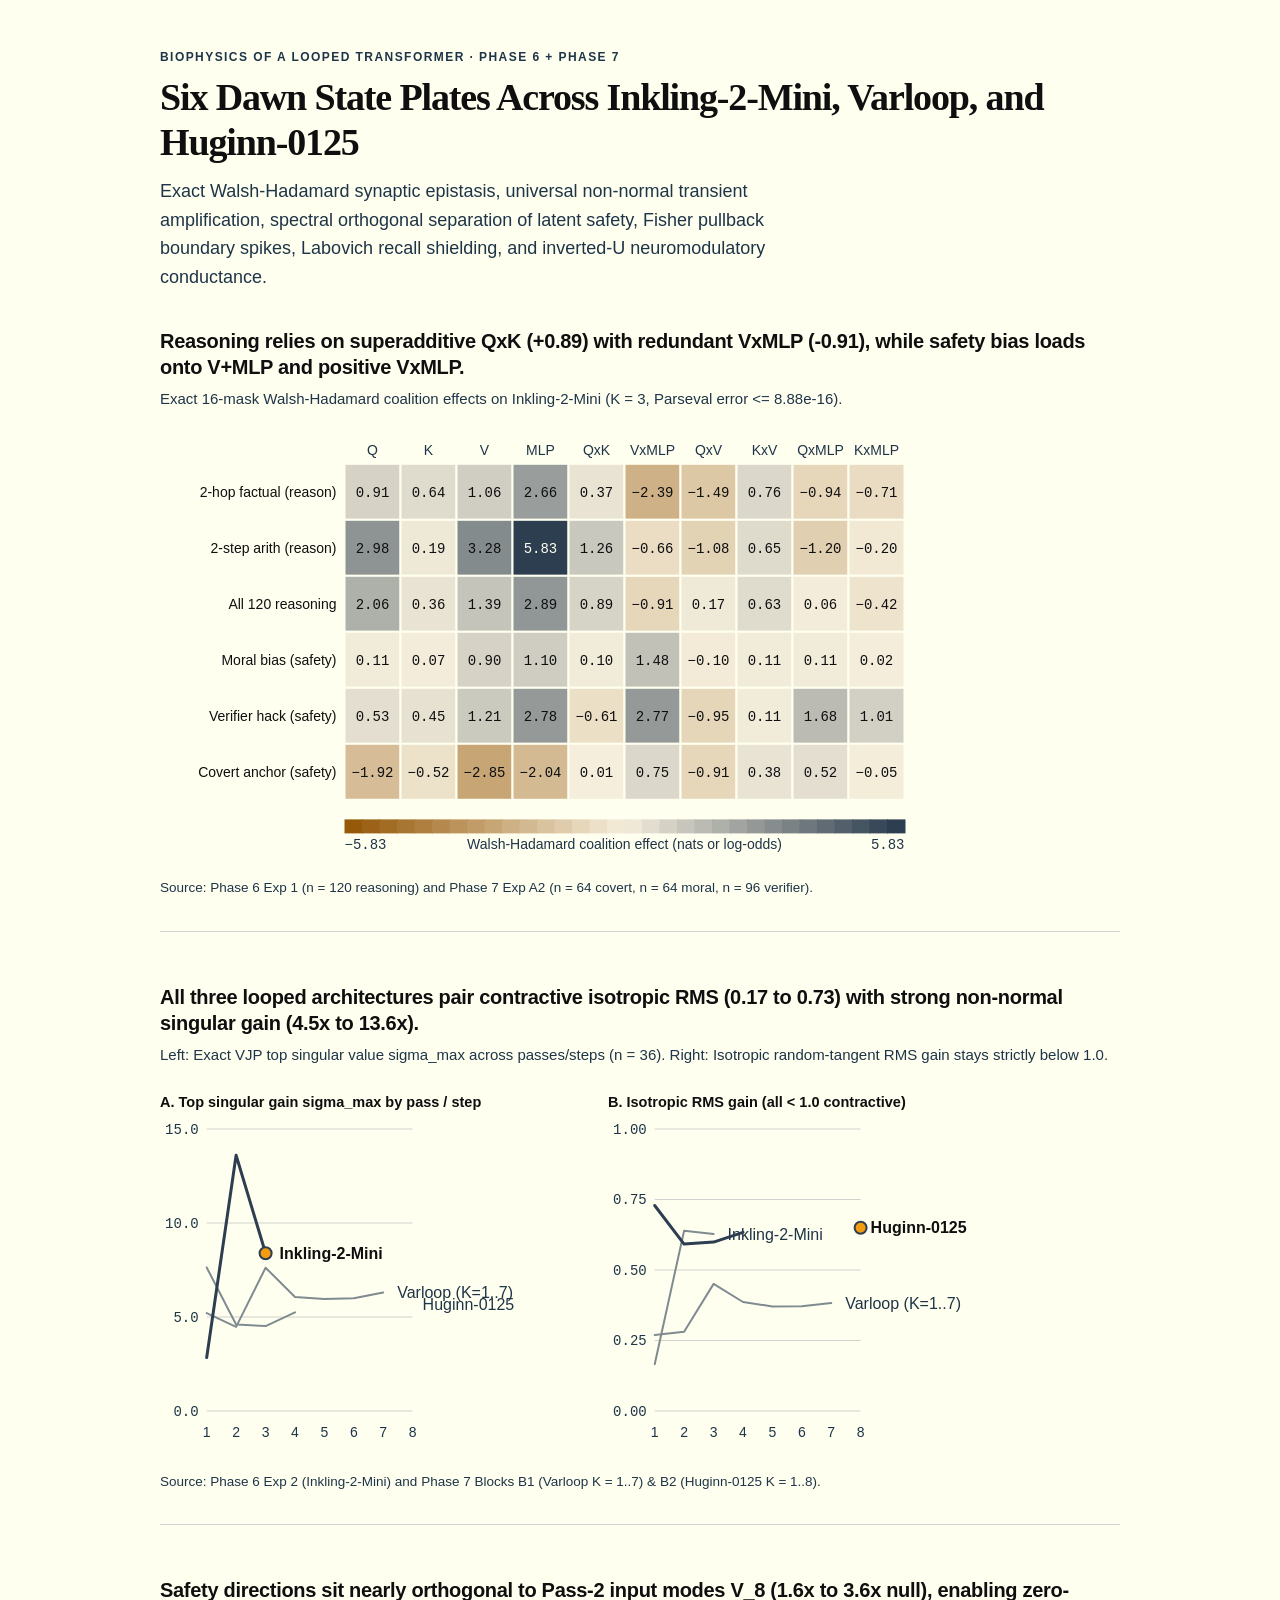
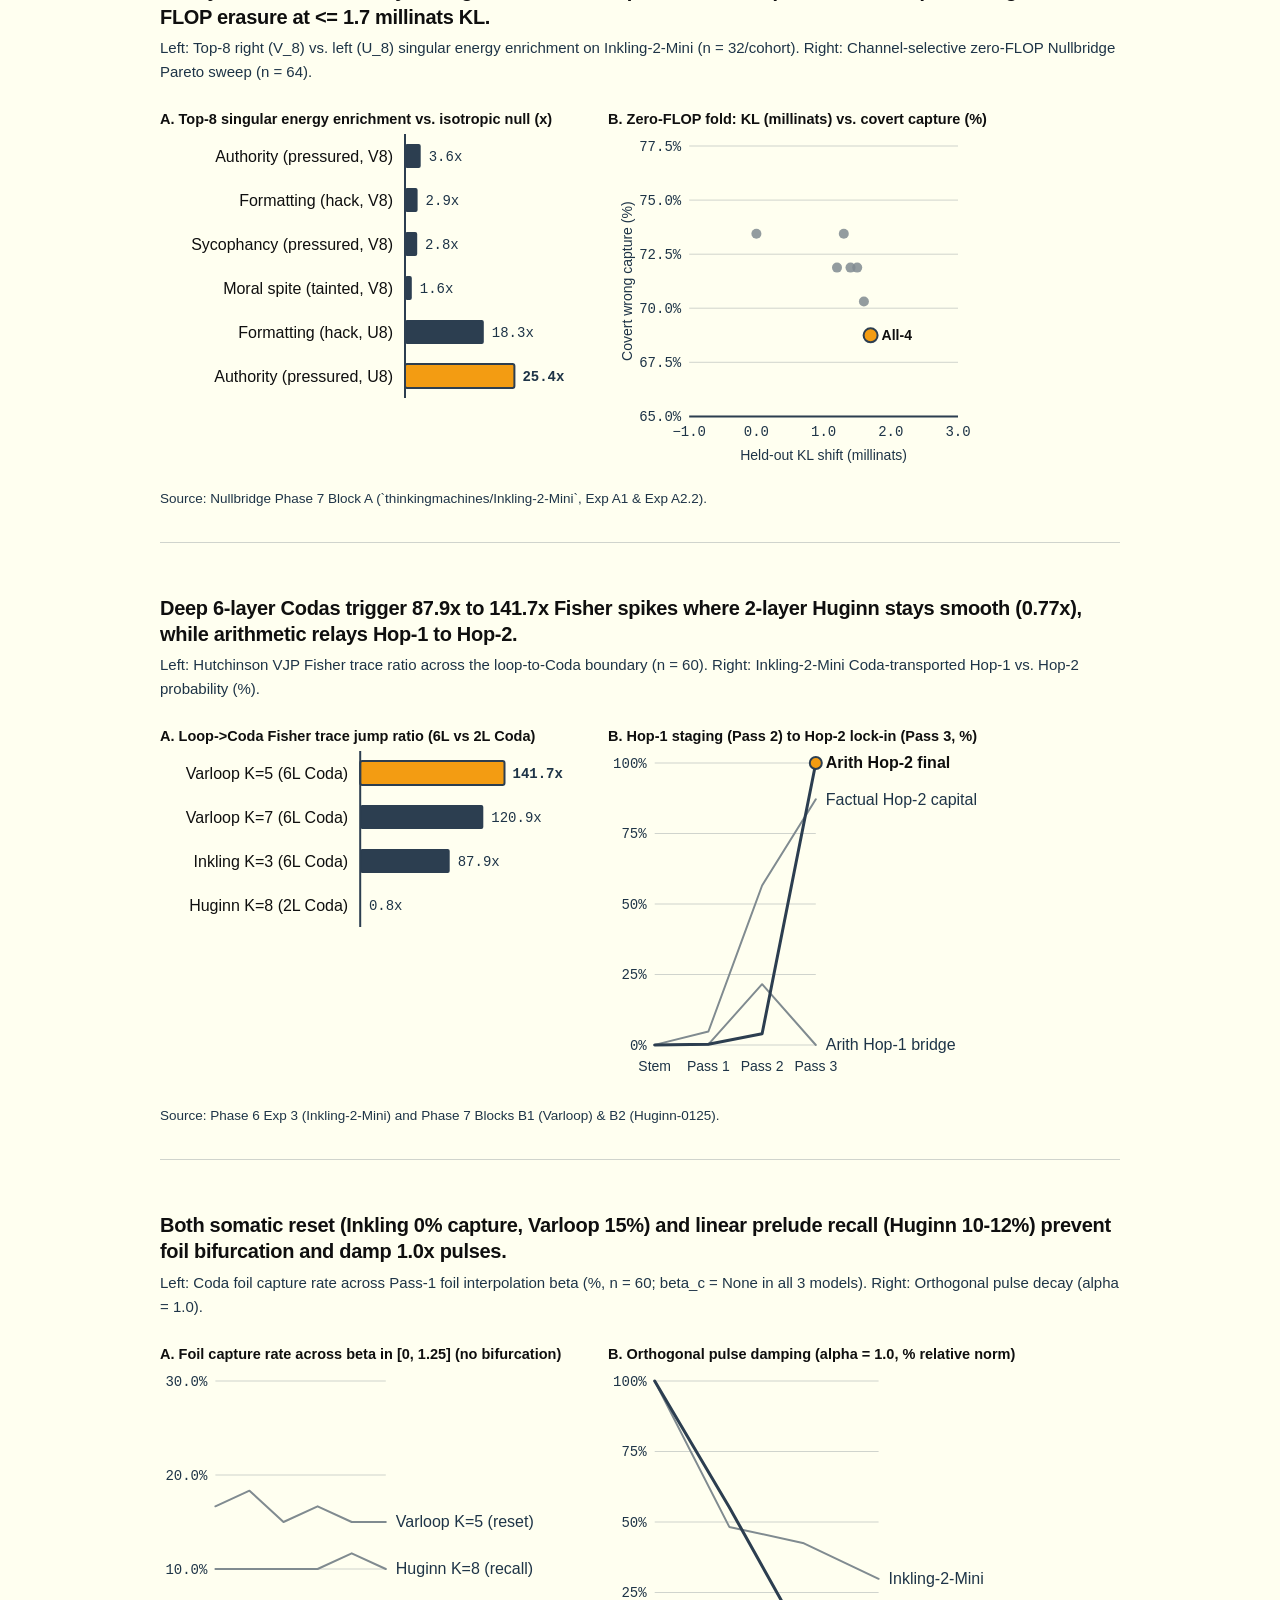
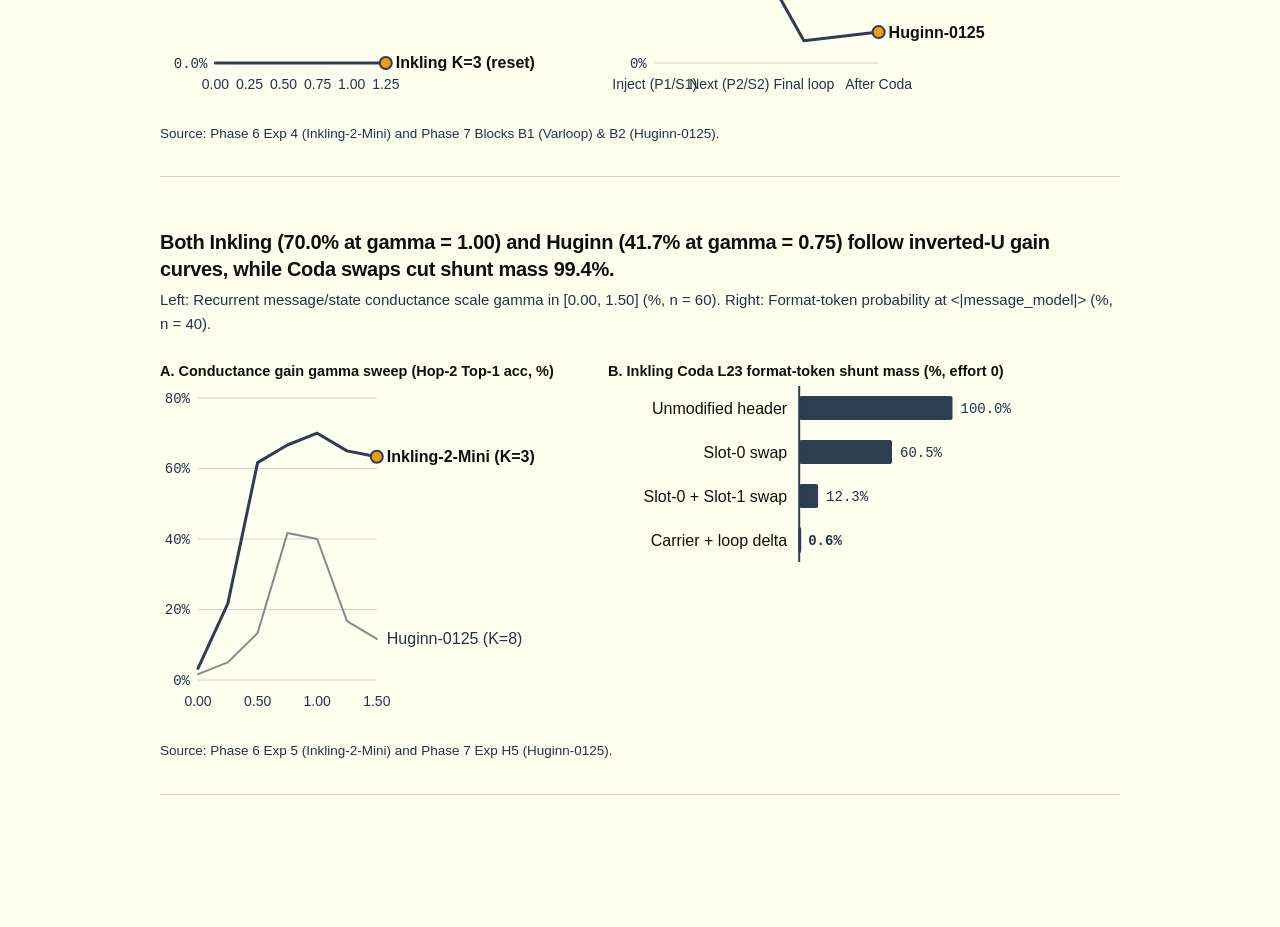
<file: figures/phase7_biophysics/index.html>
<!DOCTYPE html>
<html lang="en">
<head>
  <meta charset="utf-8">
  <meta name="viewport" content="width=device-width, initial-scale=1">
  <title>Biophysics of a Looped Transformer · Phase 7 Dawn State Figures</title>
  <style>
    :root {
      --canvas: #FFFFF0;
      --well: #F5EEDC;
      --ink: #0F0F0F;
      --secondary: #1E3447;
      --structure: #2C3E50;
    }
    * { box-sizing: border-box; }
    body {
      margin: 0;
      padding: 48px 24px 80px;
      background: var(--canvas);
      color: var(--ink);
      font-family: "Inter", Arial, sans-serif;
      line-height: 1.6;
    }
    main { max-width: 960px; margin: 0 auto; }
    .kicker {
      font-size: 12px;
      font-weight: 600;
      letter-spacing: 0.12em;
      text-transform: uppercase;
      color: var(--secondary);
      margin: 0 0 8px;
    }
    h1 {
      font-family: "Newsreader", Georgia, serif;
      font-size: 38px;
      font-weight: 600;
      letter-spacing: -0.03em;
      line-height: 1.18;
      margin: 0 0 12px;
    }
    .lede {
      font-size: 18px;
      color: var(--secondary);
      margin: 0 0 36px;
      max-width: 68ch;
    }
    .wp-figure {
      margin: 0 0 52px;
      padding: 0 0 32px;
      border-bottom: 1px solid rgba(44, 62, 80, 0.22);
    }
    .wp-figure-title {
      font-size: 20px;
      font-weight: 600;
      letter-spacing: -0.015em;
      line-height: 1.32;
      margin: 0 0 6px;
    }
    .wp-figure-subtitle {
      font-size: 15px;
      color: var(--secondary);
      margin: 0 0 18px;
    }
    .wp-figure-plot { overflow-x: auto; padding: 4px 0; }
    .wp-chart { max-width: 100%; height: auto; display: block; }
    figcaption { font-size: 13.5px; color: var(--secondary); margin-top: 12px; }
  </style>
</head>
<body>
  <main>
    <p class="kicker">Biophysics of a Looped Transformer · Phase 6 + Phase 7</p>
    <h1>Six Dawn State Plates Across Inkling-2-Mini, Varloop, and Huginn-0125</h1>
    <p class="lede">
      Exact Walsh-Hadamard synaptic epistasis, universal non-normal transient amplification, spectral orthogonal separation of latent safety, Fisher pullback boundary spikes, Labovich recall shielding, and inverted-U neuromodulatory conductance.
    </p>
    <figure class="wp-figure" aria-labelledby="fig-642e53b0"><p class="wp-figure-title" id="fig-642e53b0">Reasoning relies on superadditive QxK (+0.89) with redundant VxMLP (-0.91), while safety bias loads onto V+MLP and positive VxMLP.</p><p class="wp-figure-subtitle">Exact 16-mask Walsh-Hadamard coalition effects on Inkling-2-Mini (K = 3, Parseval error &lt;= 8.88e-16).</p><div class="wp-figure-plot" tabindex="0" role="region" aria-label="Reasoning relies on superadditive QxK (+0.89) with redundant VxMLP (-0.91), while safety bias loads onto V+MLP and positive VxMLP."><svg xmlns="http://www.w3.org/2000/svg" class="wp-chart" viewBox="0 0 840 428.40000000000003" width="840" height="428.40000000000003" role="img" aria-labelledby="fig1-wht-reasoning-vs-safety-t fig1-wht-reasoning-vs-safety-d"><title id="fig1-wht-reasoning-vs-safety-t">16-mask Walsh-Hadamard main effects and pairwise epistasis across reasoning and safety</title><desc id="fig1-wht-reasoning-vs-safety-d">6 by 10 matrix</desc><text x="212.5" y="22.4" text-anchor="middle" fill="#1E3447" font-family="&quot;Inter&quot;, Arial, sans-serif" font-size="14">Q</text><text x="268.5" y="22.4" text-anchor="middle" fill="#1E3447" font-family="&quot;Inter&quot;, Arial, sans-serif" font-size="14">K</text><text x="324.5" y="22.4" text-anchor="middle" fill="#1E3447" font-family="&quot;Inter&quot;, Arial, sans-serif" font-size="14">V</text><text x="380.5" y="22.4" text-anchor="middle" fill="#1E3447" font-family="&quot;Inter&quot;, Arial, sans-serif" font-size="14">MLP</text><text x="436.5" y="22.4" text-anchor="middle" fill="#1E3447" font-family="&quot;Inter&quot;, Arial, sans-serif" font-size="14">QxK</text><text x="492.5" y="22.4" text-anchor="middle" fill="#1E3447" font-family="&quot;Inter&quot;, Arial, sans-serif" font-size="14">VxMLP</text><text x="548.5" y="22.4" text-anchor="middle" fill="#1E3447" font-family="&quot;Inter&quot;, Arial, sans-serif" font-size="14">QxV</text><text x="604.5" y="22.4" text-anchor="middle" fill="#1E3447" font-family="&quot;Inter&quot;, Arial, sans-serif" font-size="14">KxV</text><text x="660.5" y="22.4" text-anchor="middle" fill="#1E3447" font-family="&quot;Inter&quot;, Arial, sans-serif" font-size="14">QxMLP</text><text x="716.5" y="22.4" text-anchor="middle" fill="#1E3447" font-family="&quot;Inter&quot;, Arial, sans-serif" font-size="14">KxMLP</text><text x="176.5" y="63.6" text-anchor="end" fill="#0F0F0F" font-family="&quot;Inter&quot;, Arial, sans-serif" font-size="14">2-hop factual (reason)</text><rect x="184.5" y="30.8" width="56" height="56" fill="#D6D3C6" stroke="#FFFFF0" stroke-width="2"/><text x="212.5" y="63.6" text-anchor="middle" fill="#0F0F0F" font-family="ui-monospace, SFMono-Regular, Menlo, Consolas, monospace" font-size="14" font-variant-numeric="tabular-nums">0.91</text><rect x="240.5" y="30.8" width="56" height="56" fill="#DFDBCD" stroke="#FFFFF0" stroke-width="2"/><text x="268.5" y="63.6" text-anchor="middle" fill="#0F0F0F" font-family="ui-monospace, SFMono-Regular, Menlo, Consolas, monospace" font-size="14" font-variant-numeric="tabular-nums">0.64</text><rect x="296.5" y="30.8" width="56" height="56" fill="#D0CEC3" stroke="#FFFFF0" stroke-width="2"/><text x="324.5" y="63.6" text-anchor="middle" fill="#0F0F0F" font-family="ui-monospace, SFMono-Regular, Menlo, Consolas, monospace" font-size="14" font-variant-numeric="tabular-nums">1.06</text><rect x="352.5" y="30.8" width="56" height="56" fill="#999E9C" stroke="#FFFFF0" stroke-width="2"/><text x="380.5" y="63.6" text-anchor="middle" fill="#0F0F0F" font-family="ui-monospace, SFMono-Regular, Menlo, Consolas, monospace" font-size="14" font-variant-numeric="tabular-nums">2.66</text><rect x="408.5" y="30.8" width="56" height="56" fill="#E8E3D3" stroke="#FFFFF0" stroke-width="2"/><text x="436.5" y="63.6" text-anchor="middle" fill="#0F0F0F" font-family="ui-monospace, SFMono-Regular, Menlo, Consolas, monospace" font-size="14" font-variant-numeric="tabular-nums">0.37</text><rect x="464.5" y="30.8" width="56" height="56" fill="#CEB186" stroke="#FFFFF0" stroke-width="2"/><text x="492.5" y="63.6" text-anchor="middle" fill="#0F0F0F" font-family="ui-monospace, SFMono-Regular, Menlo, Consolas, monospace" font-size="14" font-variant-numeric="tabular-nums">−2.39</text><rect x="520.5" y="30.8" width="56" height="56" fill="#DDC8A6" stroke="#FFFFF0" stroke-width="2"/><text x="548.5" y="63.6" text-anchor="middle" fill="#0F0F0F" font-family="ui-monospace, SFMono-Regular, Menlo, Consolas, monospace" font-size="14" font-variant-numeric="tabular-nums">−1.49</text><rect x="576.5" y="30.8" width="56" height="56" fill="#DBD7CA" stroke="#FFFFF0" stroke-width="2"/><text x="604.5" y="63.6" text-anchor="middle" fill="#0F0F0F" font-family="ui-monospace, SFMono-Regular, Menlo, Consolas, monospace" font-size="14" font-variant-numeric="tabular-nums">0.76</text><rect x="632.5" y="30.8" width="56" height="56" fill="#E6D6BA" stroke="#FFFFF0" stroke-width="2"/><text x="660.5" y="63.6" text-anchor="middle" fill="#0F0F0F" font-family="ui-monospace, SFMono-Regular, Menlo, Consolas, monospace" font-size="14" font-variant-numeric="tabular-nums">−0.94</text><rect x="688.5" y="30.8" width="56" height="56" fill="#E9DCC2" stroke="#FFFFF0" stroke-width="2"/><text x="716.5" y="63.6" text-anchor="middle" fill="#0F0F0F" font-family="ui-monospace, SFMono-Regular, Menlo, Consolas, monospace" font-size="14" font-variant-numeric="tabular-nums">−0.71</text><text x="176.5" y="119.6" text-anchor="end" fill="#0F0F0F" font-family="&quot;Inter&quot;, Arial, sans-serif" font-size="14">2-step arith (reason)</text><rect x="184.5" y="86.8" width="56" height="56" fill="#8E9494" stroke="#FFFFF0" stroke-width="2"/><text x="212.5" y="119.6" text-anchor="middle" fill="#0F0F0F" font-family="ui-monospace, SFMono-Regular, Menlo, Consolas, monospace" font-size="14" font-variant-numeric="tabular-nums">2.98</text><rect x="240.5" y="86.8" width="56" height="56" fill="#EEE8D7" stroke="#FFFFF0" stroke-width="2"/><text x="268.5" y="119.6" text-anchor="middle" fill="#0F0F0F" font-family="ui-monospace, SFMono-Regular, Menlo, Consolas, monospace" font-size="14" font-variant-numeric="tabular-nums">0.19</text><rect x="296.5" y="86.8" width="56" height="56" fill="#848B8D" stroke="#FFFFF0" stroke-width="2"/><text x="324.5" y="119.6" text-anchor="middle" fill="#0F0F0F" font-family="ui-monospace, SFMono-Regular, Menlo, Consolas, monospace" font-size="14" font-variant-numeric="tabular-nums">3.28</text><rect x="352.5" y="86.8" width="56" height="56" fill="#2C3E50" stroke="#FFFFF0" stroke-width="2"/><text x="380.5" y="119.6" text-anchor="middle" fill="#FFFFF0" font-family="ui-monospace, SFMono-Regular, Menlo, Consolas, monospace" font-size="14" font-variant-numeric="tabular-nums">5.83</text><rect x="408.5" y="86.8" width="56" height="56" fill="#C9C8BE" stroke="#FFFFF0" stroke-width="2"/><text x="436.5" y="119.6" text-anchor="middle" fill="#0F0F0F" font-family="ui-monospace, SFMono-Regular, Menlo, Consolas, monospace" font-size="14" font-variant-numeric="tabular-nums">1.26</text><rect x="464.5" y="86.8" width="56" height="56" fill="#EADDC4" stroke="#FFFFF0" stroke-width="2"/><text x="492.5" y="119.6" text-anchor="middle" fill="#0F0F0F" font-family="ui-monospace, SFMono-Regular, Menlo, Consolas, monospace" font-size="14" font-variant-numeric="tabular-nums">−0.66</text><rect x="520.5" y="86.8" width="56" height="56" fill="#E3D3B5" stroke="#FFFFF0" stroke-width="2"/><text x="548.5" y="119.6" text-anchor="middle" fill="#0F0F0F" font-family="ui-monospace, SFMono-Regular, Menlo, Consolas, monospace" font-size="14" font-variant-numeric="tabular-nums">−1.08</text><rect x="576.5" y="86.8" width="56" height="56" fill="#DEDACC" stroke="#FFFFF0" stroke-width="2"/><text x="604.5" y="119.6" text-anchor="middle" fill="#0F0F0F" font-family="ui-monospace, SFMono-Regular, Menlo, Consolas, monospace" font-size="14" font-variant-numeric="tabular-nums">0.65</text><rect x="632.5" y="86.8" width="56" height="56" fill="#E1CFB1" stroke="#FFFFF0" stroke-width="2"/><text x="660.5" y="119.6" text-anchor="middle" fill="#0F0F0F" font-family="ui-monospace, SFMono-Regular, Menlo, Consolas, monospace" font-size="14" font-variant-numeric="tabular-nums">−1.20</text><rect x="688.5" y="86.8" width="56" height="56" fill="#F2E9D5" stroke="#FFFFF0" stroke-width="2"/><text x="716.5" y="119.6" text-anchor="middle" fill="#0F0F0F" font-family="ui-monospace, SFMono-Regular, Menlo, Consolas, monospace" font-size="14" font-variant-numeric="tabular-nums">−0.20</text><text x="176.5" y="175.6" text-anchor="end" fill="#0F0F0F" font-family="&quot;Inter&quot;, Arial, sans-serif" font-size="14">All 120 reasoning</text><rect x="184.5" y="142.8" width="56" height="56" fill="#AEB0AA" stroke="#FFFFF0" stroke-width="2"/><text x="212.5" y="175.6" text-anchor="middle" fill="#0F0F0F" font-family="ui-monospace, SFMono-Regular, Menlo, Consolas, monospace" font-size="14" font-variant-numeric="tabular-nums">2.06</text><rect x="240.5" y="142.8" width="56" height="56" fill="#E9E3D3" stroke="#FFFFF0" stroke-width="2"/><text x="268.5" y="175.6" text-anchor="middle" fill="#0F0F0F" font-family="ui-monospace, SFMono-Regular, Menlo, Consolas, monospace" font-size="14" font-variant-numeric="tabular-nums">0.36</text><rect x="296.5" y="142.8" width="56" height="56" fill="#C5C4BB" stroke="#FFFFF0" stroke-width="2"/><text x="324.5" y="175.6" text-anchor="middle" fill="#0F0F0F" font-family="ui-monospace, SFMono-Regular, Menlo, Consolas, monospace" font-size="14" font-variant-numeric="tabular-nums">1.39</text><rect x="352.5" y="142.8" width="56" height="56" fill="#919797" stroke="#FFFFF0" stroke-width="2"/><text x="380.5" y="175.6" text-anchor="middle" fill="#0F0F0F" font-family="ui-monospace, SFMono-Regular, Menlo, Consolas, monospace" font-size="14" font-variant-numeric="tabular-nums">2.89</text><rect x="408.5" y="142.8" width="56" height="56" fill="#D6D3C7" stroke="#FFFFF0" stroke-width="2"/><text x="436.5" y="175.6" text-anchor="middle" fill="#0F0F0F" font-family="ui-monospace, SFMono-Regular, Menlo, Consolas, monospace" font-size="14" font-variant-numeric="tabular-nums">0.89</text><rect x="464.5" y="142.8" width="56" height="56" fill="#E6D7BB" stroke="#FFFFF0" stroke-width="2"/><text x="492.5" y="175.6" text-anchor="middle" fill="#0F0F0F" font-family="ui-monospace, SFMono-Regular, Menlo, Consolas, monospace" font-size="14" font-variant-numeric="tabular-nums">−0.91</text><rect x="520.5" y="142.8" width="56" height="56" fill="#EFE9D8" stroke="#FFFFF0" stroke-width="2"/><text x="548.5" y="175.6" text-anchor="middle" fill="#0F0F0F" font-family="ui-monospace, SFMono-Regular, Menlo, Consolas, monospace" font-size="14" font-variant-numeric="tabular-nums">0.17</text><rect x="576.5" y="142.8" width="56" height="56" fill="#DFDBCD" stroke="#FFFFF0" stroke-width="2"/><text x="604.5" y="175.6" text-anchor="middle" fill="#0F0F0F" font-family="ui-monospace, SFMono-Regular, Menlo, Consolas, monospace" font-size="14" font-variant-numeric="tabular-nums">0.63</text><rect x="632.5" y="142.8" width="56" height="56" fill="#F3ECDA" stroke="#FFFFF0" stroke-width="2"/><text x="660.5" y="175.6" text-anchor="middle" fill="#0F0F0F" font-family="ui-monospace, SFMono-Regular, Menlo, Consolas, monospace" font-size="14" font-variant-numeric="tabular-nums">0.06</text><rect x="688.5" y="142.8" width="56" height="56" fill="#EEE3CD" stroke="#FFFFF0" stroke-width="2"/><text x="716.5" y="175.6" text-anchor="middle" fill="#0F0F0F" font-family="ui-monospace, SFMono-Regular, Menlo, Consolas, monospace" font-size="14" font-variant-numeric="tabular-nums">−0.42</text><text x="176.5" y="231.6" text-anchor="end" fill="#0F0F0F" font-family="&quot;Inter&quot;, Arial, sans-serif" font-size="14">Moral bias (safety)</text><rect x="184.5" y="198.8" width="56" height="56" fill="#F1EBD9" stroke="#FFFFF0" stroke-width="2"/><text x="212.5" y="231.6" text-anchor="middle" fill="#0F0F0F" font-family="ui-monospace, SFMono-Regular, Menlo, Consolas, monospace" font-size="14" font-variant-numeric="tabular-nums">0.11</text><rect x="240.5" y="198.8" width="56" height="56" fill="#F3ECDA" stroke="#FFFFF0" stroke-width="2"/><text x="268.5" y="231.6" text-anchor="middle" fill="#0F0F0F" font-family="ui-monospace, SFMono-Regular, Menlo, Consolas, monospace" font-size="14" font-variant-numeric="tabular-nums">0.07</text><rect x="296.5" y="198.8" width="56" height="56" fill="#D6D3C6" stroke="#FFFFF0" stroke-width="2"/><text x="324.5" y="231.6" text-anchor="middle" fill="#0F0F0F" font-family="ui-monospace, SFMono-Regular, Menlo, Consolas, monospace" font-size="14" font-variant-numeric="tabular-nums">0.90</text><rect x="352.5" y="198.8" width="56" height="56" fill="#CFCDC2" stroke="#FFFFF0" stroke-width="2"/><text x="380.5" y="231.6" text-anchor="middle" fill="#0F0F0F" font-family="ui-monospace, SFMono-Regular, Menlo, Consolas, monospace" font-size="14" font-variant-numeric="tabular-nums">1.10</text><rect x="408.5" y="198.8" width="56" height="56" fill="#F1EBDA" stroke="#FFFFF0" stroke-width="2"/><text x="436.5" y="231.6" text-anchor="middle" fill="#0F0F0F" font-family="ui-monospace, SFMono-Regular, Menlo, Consolas, monospace" font-size="14" font-variant-numeric="tabular-nums">0.10</text><rect x="464.5" y="198.8" width="56" height="56" fill="#C2C1B8" stroke="#FFFFF0" stroke-width="2"/><text x="492.5" y="231.6" text-anchor="middle" fill="#0F0F0F" font-family="ui-monospace, SFMono-Regular, Menlo, Consolas, monospace" font-size="14" font-variant-numeric="tabular-nums">1.48</text><rect x="520.5" y="198.8" width="56" height="56" fill="#F3EBD8" stroke="#FFFFF0" stroke-width="2"/><text x="548.5" y="231.6" text-anchor="middle" fill="#0F0F0F" font-family="ui-monospace, SFMono-Regular, Menlo, Consolas, monospace" font-size="14" font-variant-numeric="tabular-nums">−0.10</text><rect x="576.5" y="198.8" width="56" height="56" fill="#F1EBD9" stroke="#FFFFF0" stroke-width="2"/><text x="604.5" y="231.6" text-anchor="middle" fill="#0F0F0F" font-family="ui-monospace, SFMono-Regular, Menlo, Consolas, monospace" font-size="14" font-variant-numeric="tabular-nums">0.11</text><rect x="632.5" y="198.8" width="56" height="56" fill="#F1EBD9" stroke="#FFFFF0" stroke-width="2"/><text x="660.5" y="231.6" text-anchor="middle" fill="#0F0F0F" font-family="ui-monospace, SFMono-Regular, Menlo, Consolas, monospace" font-size="14" font-variant-numeric="tabular-nums">0.11</text><rect x="688.5" y="198.8" width="56" height="56" fill="#F4EDDC" stroke="#FFFFF0" stroke-width="2"/><text x="716.5" y="231.6" text-anchor="middle" fill="#0F0F0F" font-family="ui-monospace, SFMono-Regular, Menlo, Consolas, monospace" font-size="14" font-variant-numeric="tabular-nums">0.02</text><text x="176.5" y="287.6" text-anchor="end" fill="#0F0F0F" font-family="&quot;Inter&quot;, Arial, sans-serif" font-size="14">Verifier hack (safety)</text><rect x="184.5" y="254.8" width="56" height="56" fill="#E3DECF" stroke="#FFFFF0" stroke-width="2"/><text x="212.5" y="287.6" text-anchor="middle" fill="#0F0F0F" font-family="ui-monospace, SFMono-Regular, Menlo, Consolas, monospace" font-size="14" font-variant-numeric="tabular-nums">0.53</text><rect x="240.5" y="254.8" width="56" height="56" fill="#E6E1D1" stroke="#FFFFF0" stroke-width="2"/><text x="268.5" y="287.6" text-anchor="middle" fill="#0F0F0F" font-family="ui-monospace, SFMono-Regular, Menlo, Consolas, monospace" font-size="14" font-variant-numeric="tabular-nums">0.45</text><rect x="296.5" y="254.8" width="56" height="56" fill="#CBCABF" stroke="#FFFFF0" stroke-width="2"/><text x="324.5" y="287.6" text-anchor="middle" fill="#0F0F0F" font-family="ui-monospace, SFMono-Regular, Menlo, Consolas, monospace" font-size="14" font-variant-numeric="tabular-nums">1.21</text><rect x="352.5" y="254.8" width="56" height="56" fill="#959A99" stroke="#FFFFF0" stroke-width="2"/><text x="380.5" y="287.6" text-anchor="middle" fill="#0F0F0F" font-family="ui-monospace, SFMono-Regular, Menlo, Consolas, monospace" font-size="14" font-variant-numeric="tabular-nums">2.78</text><rect x="408.5" y="254.8" width="56" height="56" fill="#EBDFC6" stroke="#FFFFF0" stroke-width="2"/><text x="436.5" y="287.6" text-anchor="middle" fill="#0F0F0F" font-family="ui-monospace, SFMono-Regular, Menlo, Consolas, monospace" font-size="14" font-variant-numeric="tabular-nums">−0.61</text><rect x="464.5" y="254.8" width="56" height="56" fill="#959A99" stroke="#FFFFF0" stroke-width="2"/><text x="492.5" y="287.6" text-anchor="middle" fill="#0F0F0F" font-family="ui-monospace, SFMono-Regular, Menlo, Consolas, monospace" font-size="14" font-variant-numeric="tabular-nums">2.77</text><rect x="520.5" y="254.8" width="56" height="56" fill="#E5D6BA" stroke="#FFFFF0" stroke-width="2"/><text x="548.5" y="287.6" text-anchor="middle" fill="#0F0F0F" font-family="ui-monospace, SFMono-Regular, Menlo, Consolas, monospace" font-size="14" font-variant-numeric="tabular-nums">−0.95</text><rect x="576.5" y="254.8" width="56" height="56" fill="#F1EBD9" stroke="#FFFFF0" stroke-width="2"/><text x="604.5" y="287.6" text-anchor="middle" fill="#0F0F0F" font-family="ui-monospace, SFMono-Regular, Menlo, Consolas, monospace" font-size="14" font-variant-numeric="tabular-nums">0.11</text><rect x="632.5" y="254.8" width="56" height="56" fill="#BBBBB4" stroke="#FFFFF0" stroke-width="2"/><text x="660.5" y="287.6" text-anchor="middle" fill="#0F0F0F" font-family="ui-monospace, SFMono-Regular, Menlo, Consolas, monospace" font-size="14" font-variant-numeric="tabular-nums">1.68</text><rect x="688.5" y="254.8" width="56" height="56" fill="#D2D0C4" stroke="#FFFFF0" stroke-width="2"/><text x="716.5" y="287.6" text-anchor="middle" fill="#0F0F0F" font-family="ui-monospace, SFMono-Regular, Menlo, Consolas, monospace" font-size="14" font-variant-numeric="tabular-nums">1.01</text><text x="176.5" y="343.6" text-anchor="end" fill="#0F0F0F" font-family="&quot;Inter&quot;, Arial, sans-serif" font-size="14">Covert anchor (safety)</text><rect x="184.5" y="310.8" width="56" height="56" fill="#D6BD97" stroke="#FFFFF0" stroke-width="2"/><text x="212.5" y="343.6" text-anchor="middle" fill="#0F0F0F" font-family="ui-monospace, SFMono-Regular, Menlo, Consolas, monospace" font-size="14" font-variant-numeric="tabular-nums">−1.92</text><rect x="240.5" y="310.8" width="56" height="56" fill="#ECE1C9" stroke="#FFFFF0" stroke-width="2"/><text x="268.5" y="343.6" text-anchor="middle" fill="#0F0F0F" font-family="ui-monospace, SFMono-Regular, Menlo, Consolas, monospace" font-size="14" font-variant-numeric="tabular-nums">−0.52</text><rect x="296.5" y="310.8" width="56" height="56" fill="#C7A575" stroke="#FFFFF0" stroke-width="2"/><text x="324.5" y="343.6" text-anchor="middle" fill="#0F0F0F" font-family="ui-monospace, SFMono-Regular, Menlo, Consolas, monospace" font-size="14" font-variant-numeric="tabular-nums">−2.85</text><rect x="352.5" y="310.8" width="56" height="56" fill="#D4BA92" stroke="#FFFFF0" stroke-width="2"/><text x="380.5" y="343.6" text-anchor="middle" fill="#0F0F0F" font-family="ui-monospace, SFMono-Regular, Menlo, Consolas, monospace" font-size="14" font-variant-numeric="tabular-nums">−2.04</text><rect x="408.5" y="310.8" width="56" height="56" fill="#F5EEDC" stroke="#FFFFF0" stroke-width="2"/><text x="436.5" y="343.6" text-anchor="middle" fill="#0F0F0F" font-family="ui-monospace, SFMono-Regular, Menlo, Consolas, monospace" font-size="14" font-variant-numeric="tabular-nums">0.01</text><rect x="464.5" y="310.8" width="56" height="56" fill="#DBD7CA" stroke="#FFFFF0" stroke-width="2"/><text x="492.5" y="343.6" text-anchor="middle" fill="#0F0F0F" font-family="ui-monospace, SFMono-Regular, Menlo, Consolas, monospace" font-size="14" font-variant-numeric="tabular-nums">0.75</text><rect x="520.5" y="310.8" width="56" height="56" fill="#E6D7BB" stroke="#FFFFF0" stroke-width="2"/><text x="548.5" y="343.6" text-anchor="middle" fill="#0F0F0F" font-family="ui-monospace, SFMono-Regular, Menlo, Consolas, monospace" font-size="14" font-variant-numeric="tabular-nums">−0.91</text><rect x="576.5" y="310.8" width="56" height="56" fill="#E8E3D3" stroke="#FFFFF0" stroke-width="2"/><text x="604.5" y="343.6" text-anchor="middle" fill="#0F0F0F" font-family="ui-monospace, SFMono-Regular, Menlo, Consolas, monospace" font-size="14" font-variant-numeric="tabular-nums">0.38</text><rect x="632.5" y="310.8" width="56" height="56" fill="#E3DED0" stroke="#FFFFF0" stroke-width="2"/><text x="660.5" y="343.6" text-anchor="middle" fill="#0F0F0F" font-family="ui-monospace, SFMono-Regular, Menlo, Consolas, monospace" font-size="14" font-variant-numeric="tabular-nums">0.52</text><rect x="688.5" y="310.8" width="56" height="56" fill="#F4EDDA" stroke="#FFFFF0" stroke-width="2"/><text x="716.5" y="343.6" text-anchor="middle" fill="#0F0F0F" font-family="ui-monospace, SFMono-Regular, Menlo, Consolas, monospace" font-size="14" font-variant-numeric="tabular-nums">−0.05</text><rect x="184.5" y="386.4" width="18.5" height="14.0" fill="#96590A"/><rect x="202.0" y="386.4" width="18.5" height="14.0" fill="#9C6318"/><rect x="219.5" y="386.4" width="18.5" height="14.0" fill="#A26C25"/><rect x="237.0" y="386.4" width="18.5" height="14.0" fill="#A87633"/><rect x="254.5" y="386.4" width="18.5" height="14.0" fill="#AF7F40"/><rect x="272.0" y="386.4" width="18.5" height="14.0" fill="#B5894E"/><rect x="289.5" y="386.4" width="18.5" height="14.0" fill="#BB935B"/><rect x="307.0" y="386.4" width="18.5" height="14.0" fill="#C19C69"/><rect x="324.5" y="386.4" width="18.5" height="14.0" fill="#C7A676"/><rect x="342.0" y="386.4" width="18.5" height="14.0" fill="#CDB084"/><rect x="359.5" y="386.4" width="18.5" height="14.0" fill="#D3B991"/><rect x="377.0" y="386.4" width="18.5" height="14.0" fill="#D9C39F"/><rect x="394.5" y="386.4" width="18.5" height="14.0" fill="#E0CCAD"/><rect x="412.0" y="386.4" width="18.5" height="14.0" fill="#E6D6BA"/><rect x="429.5" y="386.4" width="18.5" height="14.0" fill="#ECE0C8"/><rect x="447.0" y="386.4" width="18.5" height="14.0" fill="#F2E9D5"/><rect x="464.5" y="386.4" width="18.5" height="14.0" fill="#EFE8D7"/><rect x="482.0" y="386.4" width="18.5" height="14.0" fill="#E2DDCE"/><rect x="499.5" y="386.4" width="18.5" height="14.0" fill="#D5D2C5"/><rect x="517.0" y="386.4" width="18.5" height="14.0" fill="#C8C6BC"/><rect x="534.5" y="386.4" width="18.5" height="14.0" fill="#BBBBB3"/><rect x="552.0" y="386.4" width="18.5" height="14.0" fill="#AEB0AA"/><rect x="569.5" y="386.4" width="18.5" height="14.0" fill="#A1A4A1"/><rect x="587.0" y="386.4" width="18.5" height="14.0" fill="#949998"/><rect x="604.5" y="386.4" width="18.5" height="14.0" fill="#878D8F"/><rect x="622.0" y="386.4" width="18.5" height="14.0" fill="#7A8286"/><rect x="639.5" y="386.4" width="18.5" height="14.0" fill="#6D777D"/><rect x="657.0" y="386.4" width="18.5" height="14.0" fill="#606B74"/><rect x="674.5" y="386.4" width="18.5" height="14.0" fill="#53606B"/><rect x="692.0" y="386.4" width="18.5" height="14.0" fill="#465562"/><rect x="709.5" y="386.4" width="18.5" height="14.0" fill="#394959"/><rect x="727.0" y="386.4" width="18.5" height="14.0" fill="#2C3E50"/><text x="184.5" y="415.8" text-anchor="start" fill="#1E3447" font-family="ui-monospace, SFMono-Regular, Menlo, Consolas, monospace" font-size="14" font-variant-numeric="tabular-nums">−5.83</text><text x="744.5" y="415.8" text-anchor="end" fill="#1E3447" font-family="ui-monospace, SFMono-Regular, Menlo, Consolas, monospace" font-size="14" font-variant-numeric="tabular-nums">5.83</text><text x="464.5" y="415.8" text-anchor="middle" fill="#1E3447" font-family="&quot;Inter&quot;, Arial, sans-serif" font-size="14">Walsh-Hadamard coalition effect (nats or log-odds)</text></svg></div><figcaption>Source: Phase 6 Exp 1 (n = 120 reasoning) and Phase 7 Exp A2 (n = 64 covert, n = 64 moral, n = 96 verifier).</figcaption></figure><figure class="wp-figure" aria-labelledby="fig-25e54e85"><p class="wp-figure-title" id="fig-25e54e85">All three looped architectures pair contractive isotropic RMS (0.17 to 0.73) with strong non-normal singular gain (4.5x to 13.6x).</p><p class="wp-figure-subtitle">Left: Exact VJP top singular value sigma_max across passes/steps (n = 36). Right: Isotropic random-tangent RMS gain stays strictly below 1.0.</p><div class="wp-figure-plot" tabindex="0" role="region" aria-label="All three looped architectures pair contractive isotropic RMS (0.17 to 0.73) with strong non-normal singular gain (4.5x to 13.6x)."><svg xmlns="http://www.w3.org/2000/svg" class="wp-chart" viewBox="0 0 868 366" width="868" height="366" role="img" aria-labelledby="fig2-non-normal-cross-arch-t fig2-non-normal-cross-arch-d"><title id="fig2-non-normal-cross-arch-t">Non-normal singular amplification vs contractive isotropic RMS across three looped architectures</title><desc id="fig2-non-normal-cross-arch-d">A. Top singular gain sigma_max by pass / step; B. Isotropic RMS gain (all &lt; 1.0 contractive)</desc><text x="0" y="18" fill="#0F0F0F" font-family="&quot;Inter&quot;, Arial, sans-serif" font-size="14.5" font-weight="600">A. Top singular gain sigma_max by pass / step</text><g transform="translate(0, 28)"><title id="fig2a-sigma-max-t">Top singular value sigma_max across recurrent passes</title><desc id="fig2a-sigma-max-d">Inkling-2-Mini: 1 2.8, 2 13.6, 3 8.4; Varloop (K=1..7): 1 5.2, 2 4.5, 3 7.6, 4 6.1, 5 6.0, 6 6.0, 7 6.3; Huginn-0125: 1 7.6, 2 4.6, 3 4.5, 4 5.3, 6 5.5, 8 5.6</desc><line x1="46.7" x2="252.6" y1="294.0" y2="294.0" stroke="#2C3E50" stroke-opacity="0.22" stroke-width="1"/><text x="38.7" y="298.8" text-anchor="end" fill="#1E3447" font-family="ui-monospace, SFMono-Regular, Menlo, Consolas, monospace" font-size="14" font-variant-numeric="tabular-nums">0.0</text><line x1="46.7" x2="252.6" y1="200.0" y2="200.0" stroke="#2C3E50" stroke-opacity="0.22" stroke-width="1"/><text x="38.7" y="204.8" text-anchor="end" fill="#1E3447" font-family="ui-monospace, SFMono-Regular, Menlo, Consolas, monospace" font-size="14" font-variant-numeric="tabular-nums">5.0</text><line x1="46.7" x2="252.6" y1="106.0" y2="106.0" stroke="#2C3E50" stroke-opacity="0.22" stroke-width="1"/><text x="38.7" y="110.8" text-anchor="end" fill="#1E3447" font-family="ui-monospace, SFMono-Regular, Menlo, Consolas, monospace" font-size="14" font-variant-numeric="tabular-nums">10.0</text><line x1="46.7" x2="252.6" y1="12.0" y2="12.0" stroke="#2C3E50" stroke-opacity="0.22" stroke-width="1"/><text x="38.7" y="16.8" text-anchor="end" fill="#1E3447" font-family="ui-monospace, SFMono-Regular, Menlo, Consolas, monospace" font-size="14" font-variant-numeric="tabular-nums">15.0</text><text x="46.7" y="320.0" text-anchor="middle" fill="#1E3447" font-family="&quot;Inter&quot;, Arial, sans-serif" font-size="14">1</text><text x="76.1" y="320.0" text-anchor="middle" fill="#1E3447" font-family="&quot;Inter&quot;, Arial, sans-serif" font-size="14">2</text><text x="105.6" y="320.0" text-anchor="middle" fill="#1E3447" font-family="&quot;Inter&quot;, Arial, sans-serif" font-size="14">3</text><text x="135.0" y="320.0" text-anchor="middle" fill="#1E3447" font-family="&quot;Inter&quot;, Arial, sans-serif" font-size="14">4</text><text x="164.4" y="320.0" text-anchor="middle" fill="#1E3447" font-family="&quot;Inter&quot;, Arial, sans-serif" font-size="14">5</text><text x="193.8" y="320.0" text-anchor="middle" fill="#1E3447" font-family="&quot;Inter&quot;, Arial, sans-serif" font-size="14">6</text><text x="223.2" y="320.0" text-anchor="middle" fill="#1E3447" font-family="&quot;Inter&quot;, Arial, sans-serif" font-size="14">7</text><text x="252.6" y="320.0" text-anchor="middle" fill="#1E3447" font-family="&quot;Inter&quot;, Arial, sans-serif" font-size="14">8</text><path d="M46.7,196.1 L76.1,209.9 L105.6,150.7 L135.0,180.0 L164.4,182.1 L193.8,181.2 L223.2,175.6" fill="none" stroke="#808B90" stroke-width="2" stroke-linejoin="round" stroke-linecap="round"/><text x="237.2" y="181.0" text-anchor="start" fill="#1E3447" font-family="&quot;Inter&quot;, Arial, sans-serif" font-size="16">Varloop (K=1..7)</text><path d="M46.7,150.5 L76.1,207.5 L105.6,209.1 L135.0,195.3 M193.8,190.1 M252.6,187.9" fill="none" stroke="#808B90" stroke-width="2" stroke-linejoin="round" stroke-linecap="round"/><path d="M46.7,240.5 L76.1,38.3 L105.6,136.3" fill="none" stroke="#2C3E50" stroke-width="3" stroke-linejoin="round" stroke-linecap="round"/><text x="119.6" y="141.7" text-anchor="start" fill="#0F0F0F" font-family="&quot;Inter&quot;, Arial, sans-serif" font-size="16" font-weight="600">Inkling-2-Mini</text><circle cx="105.6" cy="136.3" r="6" fill="#F39C12" stroke="#2C3E50" stroke-width="2"/><text x="262.6" y="193.4" text-anchor="start" fill="#1E3447" font-family="&quot;Inter&quot;, Arial, sans-serif" font-size="16">Huginn-0125</text></g><text x="448" y="18" fill="#0F0F0F" font-family="&quot;Inter&quot;, Arial, sans-serif" font-size="14.5" font-weight="600">B. Isotropic RMS gain (all &lt; 1.0 contractive)</text><g transform="translate(448, 28)"><title id="fig2b-iso-rms-t">Contractive isotropic RMS gain across recurrent passes</title><desc id="fig2b-iso-rms-d">Huginn-0125: 1 0.73, 2 0.59, 3 0.60, 4 0.63, 6 0.65, 8 0.65; Inkling-2-Mini: 1 0.17, 2 0.64, 3 0.63; Varloop (K=1..7): 1 0.27, 2 0.28, 3 0.45, 4 0.39, 5 0.37, 6 0.37, 7 0.38</desc><line x1="46.7" x2="252.6" y1="294.0" y2="294.0" stroke="#2C3E50" stroke-opacity="0.22" stroke-width="1"/><text x="38.7" y="298.8" text-anchor="end" fill="#1E3447" font-family="ui-monospace, SFMono-Regular, Menlo, Consolas, monospace" font-size="14" font-variant-numeric="tabular-nums">0.00</text><line x1="46.7" x2="252.6" y1="223.5" y2="223.5" stroke="#2C3E50" stroke-opacity="0.22" stroke-width="1"/><text x="38.7" y="228.3" text-anchor="end" fill="#1E3447" font-family="ui-monospace, SFMono-Regular, Menlo, Consolas, monospace" font-size="14" font-variant-numeric="tabular-nums">0.25</text><line x1="46.7" x2="252.6" y1="153.0" y2="153.0" stroke="#2C3E50" stroke-opacity="0.22" stroke-width="1"/><text x="38.7" y="157.8" text-anchor="end" fill="#1E3447" font-family="ui-monospace, SFMono-Regular, Menlo, Consolas, monospace" font-size="14" font-variant-numeric="tabular-nums">0.50</text><line x1="46.7" x2="252.6" y1="82.5" y2="82.5" stroke="#2C3E50" stroke-opacity="0.22" stroke-width="1"/><text x="38.7" y="87.3" text-anchor="end" fill="#1E3447" font-family="ui-monospace, SFMono-Regular, Menlo, Consolas, monospace" font-size="14" font-variant-numeric="tabular-nums">0.75</text><line x1="46.7" x2="252.6" y1="12.0" y2="12.0" stroke="#2C3E50" stroke-opacity="0.22" stroke-width="1"/><text x="38.7" y="16.8" text-anchor="end" fill="#1E3447" font-family="ui-monospace, SFMono-Regular, Menlo, Consolas, monospace" font-size="14" font-variant-numeric="tabular-nums">1.00</text><text x="46.7" y="320.0" text-anchor="middle" fill="#1E3447" font-family="&quot;Inter&quot;, Arial, sans-serif" font-size="14">1</text><text x="76.1" y="320.0" text-anchor="middle" fill="#1E3447" font-family="&quot;Inter&quot;, Arial, sans-serif" font-size="14">2</text><text x="105.6" y="320.0" text-anchor="middle" fill="#1E3447" font-family="&quot;Inter&quot;, Arial, sans-serif" font-size="14">3</text><text x="135.0" y="320.0" text-anchor="middle" fill="#1E3447" font-family="&quot;Inter&quot;, Arial, sans-serif" font-size="14">4</text><text x="164.4" y="320.0" text-anchor="middle" fill="#1E3447" font-family="&quot;Inter&quot;, Arial, sans-serif" font-size="14">5</text><text x="193.8" y="320.0" text-anchor="middle" fill="#1E3447" font-family="&quot;Inter&quot;, Arial, sans-serif" font-size="14">6</text><text x="223.2" y="320.0" text-anchor="middle" fill="#1E3447" font-family="&quot;Inter&quot;, Arial, sans-serif" font-size="14">7</text><text x="252.6" y="320.0" text-anchor="middle" fill="#1E3447" font-family="&quot;Inter&quot;, Arial, sans-serif" font-size="14">8</text><path d="M46.7,247.2 L76.1,113.8 L105.6,117.0" fill="none" stroke="#808B90" stroke-width="2" stroke-linejoin="round" stroke-linecap="round"/><text x="119.6" y="122.5" text-anchor="start" fill="#1E3447" font-family="&quot;Inter&quot;, Arial, sans-serif" font-size="16">Inkling-2-Mini</text><path d="M46.7,217.9 L76.1,214.7 L105.6,166.9 L135.0,185.0 L164.4,189.4 L193.8,189.2 L223.2,186.1" fill="none" stroke="#808B90" stroke-width="2" stroke-linejoin="round" stroke-linecap="round"/><text x="237.2" y="191.5" text-anchor="start" fill="#1E3447" font-family="&quot;Inter&quot;, Arial, sans-serif" font-size="16">Varloop (K=1..7)</text><path d="M46.7,88.5 L76.1,127.1 L105.6,125.1 L135.0,115.3 M193.8,110.1 M252.6,110.8" fill="none" stroke="#2C3E50" stroke-width="3" stroke-linejoin="round" stroke-linecap="round"/><text x="262.6" y="116.2" text-anchor="start" fill="#0F0F0F" font-family="&quot;Inter&quot;, Arial, sans-serif" font-size="16" font-weight="600">Huginn-0125</text><circle cx="252.6" cy="110.8" r="6" fill="#F39C12" stroke="#2C3E50" stroke-width="2"/></g></svg></div><figcaption>Source: Phase 6 Exp 2 (Inkling-2-Mini) and Phase 7 Blocks B1 (Varloop K = 1..7) &amp; B2 (Huginn-0125 K = 1..8).</figcaption></figure><figure class="wp-figure" aria-labelledby="fig-e850c083"><p class="wp-figure-title" id="fig-e850c083">Safety directions sit nearly orthogonal to Pass-2 input modes V_8 (1.6x to 3.6x null), enabling zero-FLOP erasure at &lt;= 1.7 millinats KL.</p><p class="wp-figure-subtitle">Left: Top-8 right (V_8) vs. left (U_8) singular energy enrichment on Inkling-2-Mini (n = 32/cohort). Right: Channel-selective zero-FLOP Nullbridge Pareto sweep (n = 64).</p><div class="wp-figure-plot" tabindex="0" role="region" aria-label="Safety directions sit nearly orthogonal to Pass-2 input modes V_8 (1.6x to 3.6x null), enabling zero-FLOP erasure at &lt;= 1.7 millinats KL."><svg xmlns="http://www.w3.org/2000/svg" class="wp-chart" viewBox="0 0 868 366" width="868" height="366" role="img" aria-labelledby="fig3-alignment-pareto-t fig3-alignment-pareto-d"><title id="fig3-alignment-pareto-t">Pass-2 top-8 singular mode alignment and zero-FLOP Nullbridge Pareto frontier</title><desc id="fig3-alignment-pareto-d">A. Top-8 singular energy enrichment vs. isotropic null (x); B. Zero-FLOP fold: KL (millinats) vs. covert capture (%)</desc><text x="0" y="18" fill="#0F0F0F" font-family="&quot;Inter&quot;, Arial, sans-serif" font-size="14.5" font-weight="600">A. Top-8 singular energy enrichment vs. isotropic null (x)</text><g transform="translate(0, 28)"><title id="fig3a-singular-enrichment-t">Pass-2 top-8 singular subspace energy enrichment over isotropic null</title><desc id="fig3a-singular-enrichment-d">Authority (pressured, V8): 3.6x; Formatting (hack, V8): 2.9x; Sycophancy (pressured, V8): 2.8x; Moral spite (tainted, V8): 1.6x; Formatting (hack, U8): 18.3x; Authority (pressured, U8): 25.4x</desc><text x="233.0" y="27.8" text-anchor="end" fill="#0F0F0F" font-family="&quot;Inter&quot;, Arial, sans-serif" font-size="16">Authority (pressured, V8)</text><rect x="245.0" y="10.0" width="15.7" height="24" rx="2" fill="#2C3E50"/><text x="268.7" y="27.4" text-anchor="start" fill="#1E3447" font-family="ui-monospace, SFMono-Regular, Menlo, Consolas, monospace" font-size="14" font-variant-numeric="tabular-nums">3.6x</text><text x="233.0" y="71.8" text-anchor="end" fill="#0F0F0F" font-family="&quot;Inter&quot;, Arial, sans-serif" font-size="16">Formatting (hack, V8)</text><rect x="245.0" y="54.0" width="12.6" height="24" rx="2" fill="#2C3E50"/><text x="265.6" y="71.4" text-anchor="start" fill="#1E3447" font-family="ui-monospace, SFMono-Regular, Menlo, Consolas, monospace" font-size="14" font-variant-numeric="tabular-nums">2.9x</text><text x="233.0" y="115.8" text-anchor="end" fill="#0F0F0F" font-family="&quot;Inter&quot;, Arial, sans-serif" font-size="16">Sycophancy (pressured, V8)</text><rect x="245.0" y="98.0" width="12.2" height="24" rx="2" fill="#2C3E50"/><text x="265.1" y="115.4" text-anchor="start" fill="#1E3447" font-family="ui-monospace, SFMono-Regular, Menlo, Consolas, monospace" font-size="14" font-variant-numeric="tabular-nums">2.8x</text><text x="233.0" y="159.8" text-anchor="end" fill="#0F0F0F" font-family="&quot;Inter&quot;, Arial, sans-serif" font-size="16">Moral spite (tainted, V8)</text><rect x="245.0" y="142.0" width="6.8" height="24" rx="2" fill="#2C3E50"/><text x="259.8" y="159.4" text-anchor="start" fill="#1E3447" font-family="ui-monospace, SFMono-Regular, Menlo, Consolas, monospace" font-size="14" font-variant-numeric="tabular-nums">1.6x</text><text x="233.0" y="203.8" text-anchor="end" fill="#0F0F0F" font-family="&quot;Inter&quot;, Arial, sans-serif" font-size="16">Formatting (hack, U8)</text><rect x="245.0" y="186.0" width="78.8" height="24" rx="2" fill="#2C3E50"/><text x="331.8" y="203.4" text-anchor="start" fill="#1E3447" font-family="ui-monospace, SFMono-Regular, Menlo, Consolas, monospace" font-size="14" font-variant-numeric="tabular-nums">18.3x</text><text x="233.0" y="247.8" text-anchor="end" fill="#0F0F0F" font-family="&quot;Inter&quot;, Arial, sans-serif" font-size="16">Authority (pressured, U8)</text><rect x="245.0" y="230.0" width="109.4" height="24" rx="2" fill="#F39C12" stroke="#2C3E50" stroke-width="2"/><text x="362.4" y="247.4" text-anchor="start" fill="#1E3447" font-family="ui-monospace, SFMono-Regular, Menlo, Consolas, monospace" font-size="14" font-weight="600" font-variant-numeric="tabular-nums">25.4x</text><line x1="245.0" x2="245.0" y1="0" y2="264" stroke="#2C3E50" stroke-width="2"/></g><text x="448" y="18" fill="#0F0F0F" font-family="&quot;Inter&quot;, Arial, sans-serif" font-size="14.5" font-weight="600">B. Zero-FLOP fold: KL (millinats) vs. covert capture (%)</text><g transform="translate(448, 28)"><title id="fig3b-pareto-frontier-t">Zero-FLOP channel-selective Nullbridge Pareto frontier on Inkling-2-Mini</title><desc id="fig3b-pareto-frontier-d">7 points; x Held-out KL shift (millinats); y Covert wrong capture (%)</desc><line x1="81.2" x2="350.0" y1="282.4" y2="282.4" stroke="#2C3E50" stroke-opacity="0.22" stroke-width="1"/><text x="73.2" y="287.2" text-anchor="end" fill="#1E3447" font-family="ui-monospace, SFMono-Regular, Menlo, Consolas, monospace" font-size="14" font-variant-numeric="tabular-nums">65.0%</text><line x1="81.2" x2="350.0" y1="228.3" y2="228.3" stroke="#2C3E50" stroke-opacity="0.22" stroke-width="1"/><text x="73.2" y="233.1" text-anchor="end" fill="#1E3447" font-family="ui-monospace, SFMono-Regular, Menlo, Consolas, monospace" font-size="14" font-variant-numeric="tabular-nums">67.5%</text><line x1="81.2" x2="350.0" y1="174.2" y2="174.2" stroke="#2C3E50" stroke-opacity="0.22" stroke-width="1"/><text x="73.2" y="179.0" text-anchor="end" fill="#1E3447" font-family="ui-monospace, SFMono-Regular, Menlo, Consolas, monospace" font-size="14" font-variant-numeric="tabular-nums">70.0%</text><line x1="81.2" x2="350.0" y1="120.2" y2="120.2" stroke="#2C3E50" stroke-opacity="0.22" stroke-width="1"/><text x="73.2" y="124.9" text-anchor="end" fill="#1E3447" font-family="ui-monospace, SFMono-Regular, Menlo, Consolas, monospace" font-size="14" font-variant-numeric="tabular-nums">72.5%</text><line x1="81.2" x2="350.0" y1="66.1" y2="66.1" stroke="#2C3E50" stroke-opacity="0.22" stroke-width="1"/><text x="73.2" y="70.8" text-anchor="end" fill="#1E3447" font-family="ui-monospace, SFMono-Regular, Menlo, Consolas, monospace" font-size="14" font-variant-numeric="tabular-nums">75.0%</text><line x1="81.2" x2="350.0" y1="12.0" y2="12.0" stroke="#2C3E50" stroke-opacity="0.22" stroke-width="1"/><text x="73.2" y="16.8" text-anchor="end" fill="#1E3447" font-family="ui-monospace, SFMono-Regular, Menlo, Consolas, monospace" font-size="14" font-variant-numeric="tabular-nums">77.5%</text><text x="81.2" y="302.0" text-anchor="middle" fill="#1E3447" font-family="ui-monospace, SFMono-Regular, Menlo, Consolas, monospace" font-size="14" font-variant-numeric="tabular-nums">−1.0</text><text x="148.4" y="302.0" text-anchor="middle" fill="#1E3447" font-family="ui-monospace, SFMono-Regular, Menlo, Consolas, monospace" font-size="14" font-variant-numeric="tabular-nums">0.0</text><text x="215.6" y="302.0" text-anchor="middle" fill="#1E3447" font-family="ui-monospace, SFMono-Regular, Menlo, Consolas, monospace" font-size="14" font-variant-numeric="tabular-nums">1.0</text><text x="282.8" y="302.0" text-anchor="middle" fill="#1E3447" font-family="ui-monospace, SFMono-Regular, Menlo, Consolas, monospace" font-size="14" font-variant-numeric="tabular-nums">2.0</text><text x="350.0" y="302.0" text-anchor="middle" fill="#1E3447" font-family="ui-monospace, SFMono-Regular, Menlo, Consolas, monospace" font-size="14" font-variant-numeric="tabular-nums">3.0</text><line x1="81.2" x2="350.0" y1="282.4" y2="282.4" stroke="#2C3E50" stroke-width="2"/><text x="215.6" y="325.8" text-anchor="middle" fill="#1E3447" font-family="&quot;Inter&quot;, Arial, sans-serif" font-size="14">Held-out KL shift (millinats)</text><text x="24.0" y="147.2" text-anchor="middle" transform="rotate(-90 24.0 147.2)" fill="#1E3447" font-family="&quot;Inter&quot;, Arial, sans-serif" font-size="14">Covert wrong capture (%)</text><circle cx="148.4" cy="99.8" r="5" fill="#808B90" fill-opacity="0.85"/><circle cx="229.0" cy="133.6" r="5" fill="#808B90" fill-opacity="0.85"/><circle cx="249.2" cy="133.6" r="5" fill="#808B90" fill-opacity="0.85"/><circle cx="255.9" cy="167.5" r="5" fill="#808B90" fill-opacity="0.85"/><circle cx="235.8" cy="99.8" r="5" fill="#808B90" fill-opacity="0.85"/><circle cx="242.5" cy="133.6" r="5" fill="#808B90" fill-opacity="0.85"/><circle cx="262.6" cy="201.3" r="7" fill="#F39C12" stroke="#2C3E50" stroke-width="2"/><text x="273.6" y="206.0" text-anchor="start" fill="#0F0F0F" font-family="&quot;Inter&quot;, Arial, sans-serif" font-size="14" font-weight="600">All-4</text></g></svg></div><figcaption>Source: Nullbridge Phase 7 Block A (`thinkingmachines/Inkling-2-Mini`, Exp A1 &amp; Exp A2.2).</figcaption></figure><figure class="wp-figure" aria-labelledby="fig-4a3f0fc5"><p class="wp-figure-title" id="fig-4a3f0fc5">Deep 6-layer Codas trigger 87.9x to 141.7x Fisher spikes where 2-layer Huginn stays smooth (0.77x), while arithmetic relays Hop-1 to Hop-2.</p><p class="wp-figure-subtitle">Left: Hutchinson VJP Fisher trace ratio across the loop-to-Coda boundary (n = 60). Right: Inkling-2-Mini Coda-transported Hop-1 vs. Hop-2 probability (%).</p><div class="wp-figure-plot" tabindex="0" role="region" aria-label="Deep 6-layer Codas trigger 87.9x to 141.7x Fisher spikes where 2-layer Huginn stays smooth (0.77x), while arithmetic relays Hop-1 to Hop-2."><svg xmlns="http://www.w3.org/2000/svg" class="wp-chart" viewBox="0 0 868 366" width="868" height="366" role="img" aria-labelledby="fig4-fisher-commitment-t fig4-fisher-commitment-d"><title id="fig4-fisher-commitment-t">Deep 6-layer vs shallow 2-layer Coda Fisher jump and Hop-1 to Hop-2 commitment</title><desc id="fig4-fisher-commitment-d">A. Loop-&gt;Coda Fisher trace jump ratio (6L vs 2L Coda); B. Hop-1 staging (Pass 2) to Hop-2 lock-in (Pass 3, %)</desc><text x="0" y="18" fill="#0F0F0F" font-family="&quot;Inter&quot;, Arial, sans-serif" font-size="14.5" font-weight="600">A. Loop-&gt;Coda Fisher trace jump ratio (6L vs 2L Coda)</text><g transform="translate(0, 28)"><title id="fig4a-fisher-spike-t">Loop-exit to Coda-entry Fisher pullback trace jump ratio</title><desc id="fig4a-fisher-spike-d">Varloop K=5 (6L Coda): 141.7x; Varloop K=7 (6L Coda): 120.9x; Inkling K=3 (6L Coda): 87.9x; Huginn K=8 (2L Coda): 0.8x</desc><text x="188.2" y="27.8" text-anchor="end" fill="#0F0F0F" font-family="&quot;Inter&quot;, Arial, sans-serif" font-size="16">Varloop K=5 (6L Coda)</text><rect x="200.2" y="10.0" width="144.3" height="24" rx="2" fill="#F39C12" stroke="#2C3E50" stroke-width="2"/><text x="352.5" y="27.4" text-anchor="start" fill="#1E3447" font-family="ui-monospace, SFMono-Regular, Menlo, Consolas, monospace" font-size="14" font-weight="600" font-variant-numeric="tabular-nums">141.7x</text><text x="188.2" y="71.8" text-anchor="end" fill="#0F0F0F" font-family="&quot;Inter&quot;, Arial, sans-serif" font-size="16">Varloop K=7 (6L Coda)</text><rect x="200.2" y="54.0" width="123.1" height="24" rx="2" fill="#2C3E50"/><text x="331.3" y="71.4" text-anchor="start" fill="#1E3447" font-family="ui-monospace, SFMono-Regular, Menlo, Consolas, monospace" font-size="14" font-variant-numeric="tabular-nums">120.9x</text><text x="188.2" y="115.8" text-anchor="end" fill="#0F0F0F" font-family="&quot;Inter&quot;, Arial, sans-serif" font-size="16">Inkling K=3 (6L Coda)</text><rect x="200.2" y="98.0" width="89.5" height="24" rx="2" fill="#2C3E50"/><text x="297.7" y="115.4" text-anchor="start" fill="#1E3447" font-family="ui-monospace, SFMono-Regular, Menlo, Consolas, monospace" font-size="14" font-variant-numeric="tabular-nums">87.9x</text><text x="188.2" y="159.8" text-anchor="end" fill="#0F0F0F" font-family="&quot;Inter&quot;, Arial, sans-serif" font-size="16">Huginn K=8 (2L Coda)</text><rect x="200.2" y="142.0" width="0.8" height="24" rx="2" fill="#2C3E50"/><text x="208.9" y="159.4" text-anchor="start" fill="#1E3447" font-family="ui-monospace, SFMono-Regular, Menlo, Consolas, monospace" font-size="14" font-variant-numeric="tabular-nums">0.8x</text><line x1="200.2" x2="200.2" y1="0" y2="176" stroke="#2C3E50" stroke-width="2"/></g><text x="448" y="18" fill="#0F0F0F" font-family="&quot;Inter&quot;, Arial, sans-serif" font-size="14.5" font-weight="600">B. Hop-1 staging (Pass 2) to Hop-2 lock-in (Pass 3, %)</text><g transform="translate(448, 28)"><title id="fig4b-commitment-t">Two-stage Hop-1 to Hop-2 commitment horizon on Inkling-2-Mini</title><desc id="fig4b-commitment-d">Arith Hop-2 final: Stem 0%, Pass 1 0%, Pass 2 4%, Pass 3 100%; Factual Hop-2 capital: Stem 0%, Pass 1 5%, Pass 2 57%, Pass 3 87%; Arith Hop-1 bridge: Stem 0%, Pass 1 0%, Pass 2 22%, Pass 3 0%</desc><line x1="46.7" x2="207.8" y1="294.0" y2="294.0" stroke="#2C3E50" stroke-opacity="0.22" stroke-width="1"/><text x="38.7" y="298.8" text-anchor="end" fill="#1E3447" font-family="ui-monospace, SFMono-Regular, Menlo, Consolas, monospace" font-size="14" font-variant-numeric="tabular-nums">0%</text><line x1="46.7" x2="207.8" y1="223.5" y2="223.5" stroke="#2C3E50" stroke-opacity="0.22" stroke-width="1"/><text x="38.7" y="228.3" text-anchor="end" fill="#1E3447" font-family="ui-monospace, SFMono-Regular, Menlo, Consolas, monospace" font-size="14" font-variant-numeric="tabular-nums">25%</text><line x1="46.7" x2="207.8" y1="153.0" y2="153.0" stroke="#2C3E50" stroke-opacity="0.22" stroke-width="1"/><text x="38.7" y="157.8" text-anchor="end" fill="#1E3447" font-family="ui-monospace, SFMono-Regular, Menlo, Consolas, monospace" font-size="14" font-variant-numeric="tabular-nums">50%</text><line x1="46.7" x2="207.8" y1="82.5" y2="82.5" stroke="#2C3E50" stroke-opacity="0.22" stroke-width="1"/><text x="38.7" y="87.3" text-anchor="end" fill="#1E3447" font-family="ui-monospace, SFMono-Regular, Menlo, Consolas, monospace" font-size="14" font-variant-numeric="tabular-nums">75%</text><line x1="46.7" x2="207.8" y1="12.0" y2="12.0" stroke="#2C3E50" stroke-opacity="0.22" stroke-width="1"/><text x="38.7" y="16.8" text-anchor="end" fill="#1E3447" font-family="ui-monospace, SFMono-Regular, Menlo, Consolas, monospace" font-size="14" font-variant-numeric="tabular-nums">100%</text><text x="46.7" y="320.0" text-anchor="middle" fill="#1E3447" font-family="&quot;Inter&quot;, Arial, sans-serif" font-size="14">Stem</text><text x="100.4" y="320.0" text-anchor="middle" fill="#1E3447" font-family="&quot;Inter&quot;, Arial, sans-serif" font-size="14">Pass 1</text><text x="154.1" y="320.0" text-anchor="middle" fill="#1E3447" font-family="&quot;Inter&quot;, Arial, sans-serif" font-size="14">Pass 2</text><text x="207.8" y="320.0" text-anchor="middle" fill="#1E3447" font-family="&quot;Inter&quot;, Arial, sans-serif" font-size="14">Pass 3</text><path d="M46.7,293.9 L100.4,280.5 L154.1,134.5 L207.8,48.3" fill="none" stroke="#808B90" stroke-width="2" stroke-linejoin="round" stroke-linecap="round"/><path d="M46.7,293.9 L100.4,293.4 L154.1,233.2 L207.8,294.0" fill="none" stroke="#808B90" stroke-width="2" stroke-linejoin="round" stroke-linecap="round"/><path d="M46.7,294.0 L100.4,293.3 L154.1,282.7 L207.8,12.0" fill="none" stroke="#2C3E50" stroke-width="3" stroke-linejoin="round" stroke-linecap="round"/><text x="217.8" y="17.4" text-anchor="start" fill="#0F0F0F" font-family="&quot;Inter&quot;, Arial, sans-serif" font-size="16" font-weight="600">Arith Hop-2 final</text><circle cx="207.8" cy="12.0" r="6" fill="#F39C12" stroke="#2C3E50" stroke-width="2"/><text x="217.8" y="53.7" text-anchor="start" fill="#1E3447" font-family="&quot;Inter&quot;, Arial, sans-serif" font-size="16">Factual Hop-2 capital</text><text x="217.8" y="299.4" text-anchor="start" fill="#1E3447" font-family="&quot;Inter&quot;, Arial, sans-serif" font-size="16">Arith Hop-1 bridge</text></g></svg></div><figcaption>Source: Phase 6 Exp 3 (Inkling-2-Mini) and Phase 7 Blocks B1 (Varloop) &amp; B2 (Huginn-0125).</figcaption></figure><figure class="wp-figure" aria-labelledby="fig-f2a5bf02"><p class="wp-figure-title" id="fig-f2a5bf02">Both somatic reset (Inkling 0% capture, Varloop 15%) and linear prelude recall (Huginn 10-12%) prevent foil bifurcation and damp 1.0x pulses.</p><p class="wp-figure-subtitle">Left: Coda foil capture rate across Pass-1 foil interpolation beta (%, n = 60; beta_c = None in all 3 models). Right: Orthogonal pulse decay (alpha = 1.0).</p><div class="wp-figure-plot" tabindex="0" role="region" aria-label="Both somatic reset (Inkling 0% capture, Varloop 15%) and linear prelude recall (Huginn 10-12%) prevent foil bifurcation and damp 1.0x pulses."><svg xmlns="http://www.w3.org/2000/svg" class="wp-chart" viewBox="0 0 868 366" width="868" height="366" role="img" aria-labelledby="fig5-hysteresis-shielding-t fig5-hysteresis-shielding-d"><title id="fig5-hysteresis-shielding-t">Foil hysteresis shielding and pulse-chase damping across somatic-reset and continuous-state loops</title><desc id="fig5-hysteresis-shielding-d">A. Foil capture rate across beta in [0, 1.25] (no bifurcation); B. Orthogonal pulse damping (alpha = 1.0, % relative norm)</desc><text x="0" y="18" fill="#0F0F0F" font-family="&quot;Inter&quot;, Arial, sans-serif" font-size="14.5" font-weight="600">A. Foil capture rate across beta in [0, 1.25] (no bifurcation)</text><g transform="translate(0, 28)"><title id="fig5a-foil-capture-t">Foil capture rate across Pass-1 foil interpolation beta</title><desc id="fig5a-foil-capture-d">Inkling K=3 (reset): 0.00 0.0%, 0.25 0.0%, 0.50 0.0%, 0.75 0.0%, 1.00 0.0%, 1.25 0.0%; Varloop K=5 (reset): 0.00 16.7%, 0.25 18.3%, 0.50 15.0%, 0.75 16.7%, 1.00 15.0%, 1.25 15.0%; Huginn K=8 (recall): 0.00 10.0%, 0.25 10.0%, 0.50 10.0%, 0.75 10.0%, 1.00 11.7%, 1.25 10.0%</desc><line x1="55.4" x2="225.8" y1="294.0" y2="294.0" stroke="#2C3E50" stroke-opacity="0.22" stroke-width="1"/><text x="47.4" y="298.8" text-anchor="end" fill="#1E3447" font-family="ui-monospace, SFMono-Regular, Menlo, Consolas, monospace" font-size="14" font-variant-numeric="tabular-nums">0.0%</text><line x1="55.4" x2="225.8" y1="200.0" y2="200.0" stroke="#2C3E50" stroke-opacity="0.22" stroke-width="1"/><text x="47.4" y="204.8" text-anchor="end" fill="#1E3447" font-family="ui-monospace, SFMono-Regular, Menlo, Consolas, monospace" font-size="14" font-variant-numeric="tabular-nums">10.0%</text><line x1="55.4" x2="225.8" y1="106.0" y2="106.0" stroke="#2C3E50" stroke-opacity="0.22" stroke-width="1"/><text x="47.4" y="110.8" text-anchor="end" fill="#1E3447" font-family="ui-monospace, SFMono-Regular, Menlo, Consolas, monospace" font-size="14" font-variant-numeric="tabular-nums">20.0%</text><line x1="55.4" x2="225.8" y1="12.0" y2="12.0" stroke="#2C3E50" stroke-opacity="0.22" stroke-width="1"/><text x="47.4" y="16.8" text-anchor="end" fill="#1E3447" font-family="ui-monospace, SFMono-Regular, Menlo, Consolas, monospace" font-size="14" font-variant-numeric="tabular-nums">30.0%</text><text x="55.4" y="320.0" text-anchor="middle" fill="#1E3447" font-family="&quot;Inter&quot;, Arial, sans-serif" font-size="14">0.00</text><text x="89.5" y="320.0" text-anchor="middle" fill="#1E3447" font-family="&quot;Inter&quot;, Arial, sans-serif" font-size="14">0.25</text><text x="123.5" y="320.0" text-anchor="middle" fill="#1E3447" font-family="&quot;Inter&quot;, Arial, sans-serif" font-size="14">0.50</text><text x="157.6" y="320.0" text-anchor="middle" fill="#1E3447" font-family="&quot;Inter&quot;, Arial, sans-serif" font-size="14">0.75</text><text x="191.7" y="320.0" text-anchor="middle" fill="#1E3447" font-family="&quot;Inter&quot;, Arial, sans-serif" font-size="14">1.00</text><text x="225.8" y="320.0" text-anchor="middle" fill="#1E3447" font-family="&quot;Inter&quot;, Arial, sans-serif" font-size="14">1.25</text><path d="M55.4,137.3 L89.5,121.7 L123.5,153.0 L157.6,137.3 L191.7,153.0 L225.8,153.0" fill="none" stroke="#808B90" stroke-width="2" stroke-linejoin="round" stroke-linecap="round"/><path d="M55.4,200.0 L89.5,200.0 L123.5,200.0 L157.6,200.0 L191.7,184.3 L225.8,200.0" fill="none" stroke="#808B90" stroke-width="2" stroke-linejoin="round" stroke-linecap="round"/><path d="M55.4,294.0 L89.5,294.0 L123.5,294.0 L157.6,294.0 L191.7,294.0 L225.8,294.0" fill="none" stroke="#2C3E50" stroke-width="3" stroke-linejoin="round" stroke-linecap="round"/><text x="235.8" y="158.4" text-anchor="start" fill="#1E3447" font-family="&quot;Inter&quot;, Arial, sans-serif" font-size="16">Varloop K=5 (reset)</text><text x="235.8" y="205.4" text-anchor="start" fill="#1E3447" font-family="&quot;Inter&quot;, Arial, sans-serif" font-size="16">Huginn K=8 (recall)</text><text x="235.8" y="299.4" text-anchor="start" fill="#0F0F0F" font-family="&quot;Inter&quot;, Arial, sans-serif" font-size="16" font-weight="600">Inkling K=3 (reset)</text><circle cx="225.8" cy="294.0" r="6" fill="#F39C12" stroke="#2C3E50" stroke-width="2"/></g><text x="448" y="18" fill="#0F0F0F" font-family="&quot;Inter&quot;, Arial, sans-serif" font-size="14.5" font-weight="600">B. Orthogonal pulse damping (alpha = 1.0, % relative norm)</text><g transform="translate(448, 28)"><title id="fig5b-pulse-damping-t">Orthogonal tangent pulse-chase relative deviation (alpha = 1.0)</title><desc id="fig5b-pulse-damping-d">Inkling-2-Mini: Inject (P1/S1) 100%, Next (P2/S2) 48%, Final loop 42%, After Coda 30%; Huginn-0125: Inject (P1/S1) 100%, Next (P2/S2) 55%, Final loop 8%, After Coda 11%</desc><line x1="46.7" x2="270.6" y1="294.0" y2="294.0" stroke="#2C3E50" stroke-opacity="0.22" stroke-width="1"/><text x="38.7" y="298.8" text-anchor="end" fill="#1E3447" font-family="ui-monospace, SFMono-Regular, Menlo, Consolas, monospace" font-size="14" font-variant-numeric="tabular-nums">0%</text><line x1="46.7" x2="270.6" y1="223.5" y2="223.5" stroke="#2C3E50" stroke-opacity="0.22" stroke-width="1"/><text x="38.7" y="228.3" text-anchor="end" fill="#1E3447" font-family="ui-monospace, SFMono-Regular, Menlo, Consolas, monospace" font-size="14" font-variant-numeric="tabular-nums">25%</text><line x1="46.7" x2="270.6" y1="153.0" y2="153.0" stroke="#2C3E50" stroke-opacity="0.22" stroke-width="1"/><text x="38.7" y="157.8" text-anchor="end" fill="#1E3447" font-family="ui-monospace, SFMono-Regular, Menlo, Consolas, monospace" font-size="14" font-variant-numeric="tabular-nums">50%</text><line x1="46.7" x2="270.6" y1="82.5" y2="82.5" stroke="#2C3E50" stroke-opacity="0.22" stroke-width="1"/><text x="38.7" y="87.3" text-anchor="end" fill="#1E3447" font-family="ui-monospace, SFMono-Regular, Menlo, Consolas, monospace" font-size="14" font-variant-numeric="tabular-nums">75%</text><line x1="46.7" x2="270.6" y1="12.0" y2="12.0" stroke="#2C3E50" stroke-opacity="0.22" stroke-width="1"/><text x="38.7" y="16.8" text-anchor="end" fill="#1E3447" font-family="ui-monospace, SFMono-Regular, Menlo, Consolas, monospace" font-size="14" font-variant-numeric="tabular-nums">100%</text><text x="46.7" y="320.0" text-anchor="middle" fill="#1E3447" font-family="&quot;Inter&quot;, Arial, sans-serif" font-size="14">Inject (P1/S1)</text><text x="121.3" y="320.0" text-anchor="middle" fill="#1E3447" font-family="&quot;Inter&quot;, Arial, sans-serif" font-size="14">Next (P2/S2)</text><text x="195.9" y="320.0" text-anchor="middle" fill="#1E3447" font-family="&quot;Inter&quot;, Arial, sans-serif" font-size="14">Final loop</text><text x="270.6" y="320.0" text-anchor="middle" fill="#1E3447" font-family="&quot;Inter&quot;, Arial, sans-serif" font-size="14">After Coda</text><path d="M46.7,12.0 L121.3,157.9 L195.9,174.3 L270.6,209.8" fill="none" stroke="#808B90" stroke-width="2" stroke-linejoin="round" stroke-linecap="round"/><path d="M46.7,12.0 L121.3,138.3 L195.9,271.8 L270.6,263.1" fill="none" stroke="#2C3E50" stroke-width="3" stroke-linejoin="round" stroke-linecap="round"/><text x="280.6" y="215.3" text-anchor="start" fill="#1E3447" font-family="&quot;Inter&quot;, Arial, sans-serif" font-size="16">Inkling-2-Mini</text><text x="280.6" y="268.6" text-anchor="start" fill="#0F0F0F" font-family="&quot;Inter&quot;, Arial, sans-serif" font-size="16" font-weight="600">Huginn-0125</text><circle cx="270.6" cy="263.1" r="6" fill="#F39C12" stroke="#2C3E50" stroke-width="2"/></g></svg></div><figcaption>Source: Phase 6 Exp 4 (Inkling-2-Mini) and Phase 7 Blocks B1 (Varloop) &amp; B2 (Huginn-0125).</figcaption></figure><figure class="wp-figure" aria-labelledby="fig-e9e0f62a"><p class="wp-figure-title" id="fig-e9e0f62a">Both Inkling (70.0% at gamma = 1.00) and Huginn (41.7% at gamma = 0.75) follow inverted-U gain curves, while Coda swaps cut shunt mass 99.4%.</p><p class="wp-figure-subtitle">Left: Recurrent message/state conductance scale gamma in [0.00, 1.50] (%, n = 60). Right: Format-token probability at &lt;|message_model|&gt; (%, n = 40).</p><div class="wp-figure-plot" tabindex="0" role="region" aria-label="Both Inkling (70.0% at gamma = 1.00) and Huginn (41.7% at gamma = 0.75) follow inverted-U gain curves, while Coda swaps cut shunt mass 99.4%."><svg xmlns="http://www.w3.org/2000/svg" class="wp-chart" viewBox="0 0 868 366" width="868" height="366" role="img" aria-labelledby="fig6-neuromodulation-shunt-t fig6-neuromodulation-shunt-d"><title id="fig6-neuromodulation-shunt-t">Universal inverted-U conductance gain curve and Coda header shunt abolition</title><desc id="fig6-neuromodulation-shunt-d">A. Conductance gain gamma sweep (Hop-2 Top-1 acc, %); B. Inkling Coda L23 format-token shunt mass (%, effort 0)</desc><text x="0" y="18" fill="#0F0F0F" font-family="&quot;Inter&quot;, Arial, sans-serif" font-size="14.5" font-weight="600">A. Conductance gain gamma sweep (Hop-2 Top-1 acc, %)</text><g transform="translate(0, 28)"><title id="fig6a-gamma-inverted-u-t">Inverted-U recurrent conductance curve across gamma in [0.00, 1.50]</title><desc id="fig6a-gamma-inverted-u-d">Inkling-2-Mini (K=3): 0.00 3%, 0.25 22%, 0.50 62%, 0.75 67%, 1.00 70%, 1.25 65%, 1.50 63%; Huginn-0125 (K=8): 0.00 2%, 0.25 5%, 0.50 13%, 0.75 42%, 1.00 40%, 1.25 17%, 1.50 12%</desc><line x1="38.0" x2="216.8" y1="294.0" y2="294.0" stroke="#2C3E50" stroke-opacity="0.22" stroke-width="1"/><text x="30.0" y="298.8" text-anchor="end" fill="#1E3447" font-family="ui-monospace, SFMono-Regular, Menlo, Consolas, monospace" font-size="14" font-variant-numeric="tabular-nums">0%</text><line x1="38.0" x2="216.8" y1="223.5" y2="223.5" stroke="#2C3E50" stroke-opacity="0.22" stroke-width="1"/><text x="30.0" y="228.3" text-anchor="end" fill="#1E3447" font-family="ui-monospace, SFMono-Regular, Menlo, Consolas, monospace" font-size="14" font-variant-numeric="tabular-nums">20%</text><line x1="38.0" x2="216.8" y1="153.0" y2="153.0" stroke="#2C3E50" stroke-opacity="0.22" stroke-width="1"/><text x="30.0" y="157.8" text-anchor="end" fill="#1E3447" font-family="ui-monospace, SFMono-Regular, Menlo, Consolas, monospace" font-size="14" font-variant-numeric="tabular-nums">40%</text><line x1="38.0" x2="216.8" y1="82.5" y2="82.5" stroke="#2C3E50" stroke-opacity="0.22" stroke-width="1"/><text x="30.0" y="87.3" text-anchor="end" fill="#1E3447" font-family="ui-monospace, SFMono-Regular, Menlo, Consolas, monospace" font-size="14" font-variant-numeric="tabular-nums">60%</text><line x1="38.0" x2="216.8" y1="12.0" y2="12.0" stroke="#2C3E50" stroke-opacity="0.22" stroke-width="1"/><text x="30.0" y="16.8" text-anchor="end" fill="#1E3447" font-family="ui-monospace, SFMono-Regular, Menlo, Consolas, monospace" font-size="14" font-variant-numeric="tabular-nums">80%</text><text x="38.0" y="320.0" text-anchor="middle" fill="#1E3447" font-family="&quot;Inter&quot;, Arial, sans-serif" font-size="14">0.00</text><text x="97.6" y="320.0" text-anchor="middle" fill="#1E3447" font-family="&quot;Inter&quot;, Arial, sans-serif" font-size="14">0.50</text><text x="157.2" y="320.0" text-anchor="middle" fill="#1E3447" font-family="&quot;Inter&quot;, Arial, sans-serif" font-size="14">1.00</text><text x="216.8" y="320.0" text-anchor="middle" fill="#1E3447" font-family="&quot;Inter&quot;, Arial, sans-serif" font-size="14">1.50</text><path d="M38.0,288.1 L67.8,276.4 L97.6,247.0 L127.4,147.1 L157.2,153.0 L187.0,235.2 L216.8,252.9" fill="none" stroke="#808B90" stroke-width="2" stroke-linejoin="round" stroke-linecap="round"/><path d="M38.0,282.3 L67.8,217.6 L97.6,76.6 L127.4,59.0 L157.2,47.2 L187.0,64.9 L216.8,70.8" fill="none" stroke="#2C3E50" stroke-width="3" stroke-linejoin="round" stroke-linecap="round"/><text x="226.8" y="76.2" text-anchor="start" fill="#0F0F0F" font-family="&quot;Inter&quot;, Arial, sans-serif" font-size="16" font-weight="600">Inkling-2-Mini (K=3)</text><circle cx="216.8" cy="70.8" r="6" fill="#F39C12" stroke="#2C3E50" stroke-width="2"/><text x="226.8" y="258.3" text-anchor="start" fill="#1E3447" font-family="&quot;Inter&quot;, Arial, sans-serif" font-size="16">Huginn-0125 (K=8)</text></g><text x="448" y="18" fill="#0F0F0F" font-family="&quot;Inter&quot;, Arial, sans-serif" font-size="14.5" font-weight="600">B. Inkling Coda L23 format-token shunt mass (%, effort 0)</text><g transform="translate(448, 28)"><title id="fig6b-coda-shunt-swap-t">Inkling Coda L23 format-token shunt mass under somatic swaps</title><desc id="fig6b-coda-shunt-swap-d">Unmodified header: 100.0%; Slot-0 swap: 60.5%; Slot-0 + Slot-1 swap: 12.3%; Carrier + loop delta: 0.6%</desc><text x="179.2" y="27.8" text-anchor="end" fill="#0F0F0F" font-family="&quot;Inter&quot;, Arial, sans-serif" font-size="16">Unmodified header</text><rect x="191.2" y="10.0" width="153.3" height="24" rx="2" fill="#2C3E50"/><text x="352.5" y="27.4" text-anchor="start" fill="#1E3447" font-family="ui-monospace, SFMono-Regular, Menlo, Consolas, monospace" font-size="14" font-variant-numeric="tabular-nums">100.0%</text><text x="179.2" y="71.8" text-anchor="end" fill="#0F0F0F" font-family="&quot;Inter&quot;, Arial, sans-serif" font-size="16">Slot-0 swap</text><rect x="191.2" y="54.0" width="92.8" height="24" rx="2" fill="#2C3E50"/><text x="292.0" y="71.4" text-anchor="start" fill="#1E3447" font-family="ui-monospace, SFMono-Regular, Menlo, Consolas, monospace" font-size="14" font-variant-numeric="tabular-nums">60.5%</text><text x="179.2" y="115.8" text-anchor="end" fill="#0F0F0F" font-family="&quot;Inter&quot;, Arial, sans-serif" font-size="16">Slot-0 + Slot-1 swap</text><rect x="191.2" y="98.0" width="18.9" height="24" rx="2" fill="#2C3E50"/><text x="218.1" y="115.4" text-anchor="start" fill="#1E3447" font-family="ui-monospace, SFMono-Regular, Menlo, Consolas, monospace" font-size="14" font-variant-numeric="tabular-nums">12.3%</text><text x="179.2" y="159.8" text-anchor="end" fill="#0F0F0F" font-family="&quot;Inter&quot;, Arial, sans-serif" font-size="16">Carrier + loop delta</text><rect x="191.2" y="142.0" width="1.0" height="24" rx="2" fill="#F39C12" stroke="#2C3E50" stroke-width="2"/><text x="200.2" y="159.4" text-anchor="start" fill="#1E3447" font-family="ui-monospace, SFMono-Regular, Menlo, Consolas, monospace" font-size="14" font-weight="600" font-variant-numeric="tabular-nums">0.6%</text><line x1="191.2" x2="191.2" y1="0" y2="176" stroke="#2C3E50" stroke-width="2"/></g></svg></div><figcaption>Source: Phase 6 Exp 5 (Inkling-2-Mini) and Phase 7 Exp H5 (Huginn-0125).</figcaption></figure>
  </main>
</body>
</html>
</file>
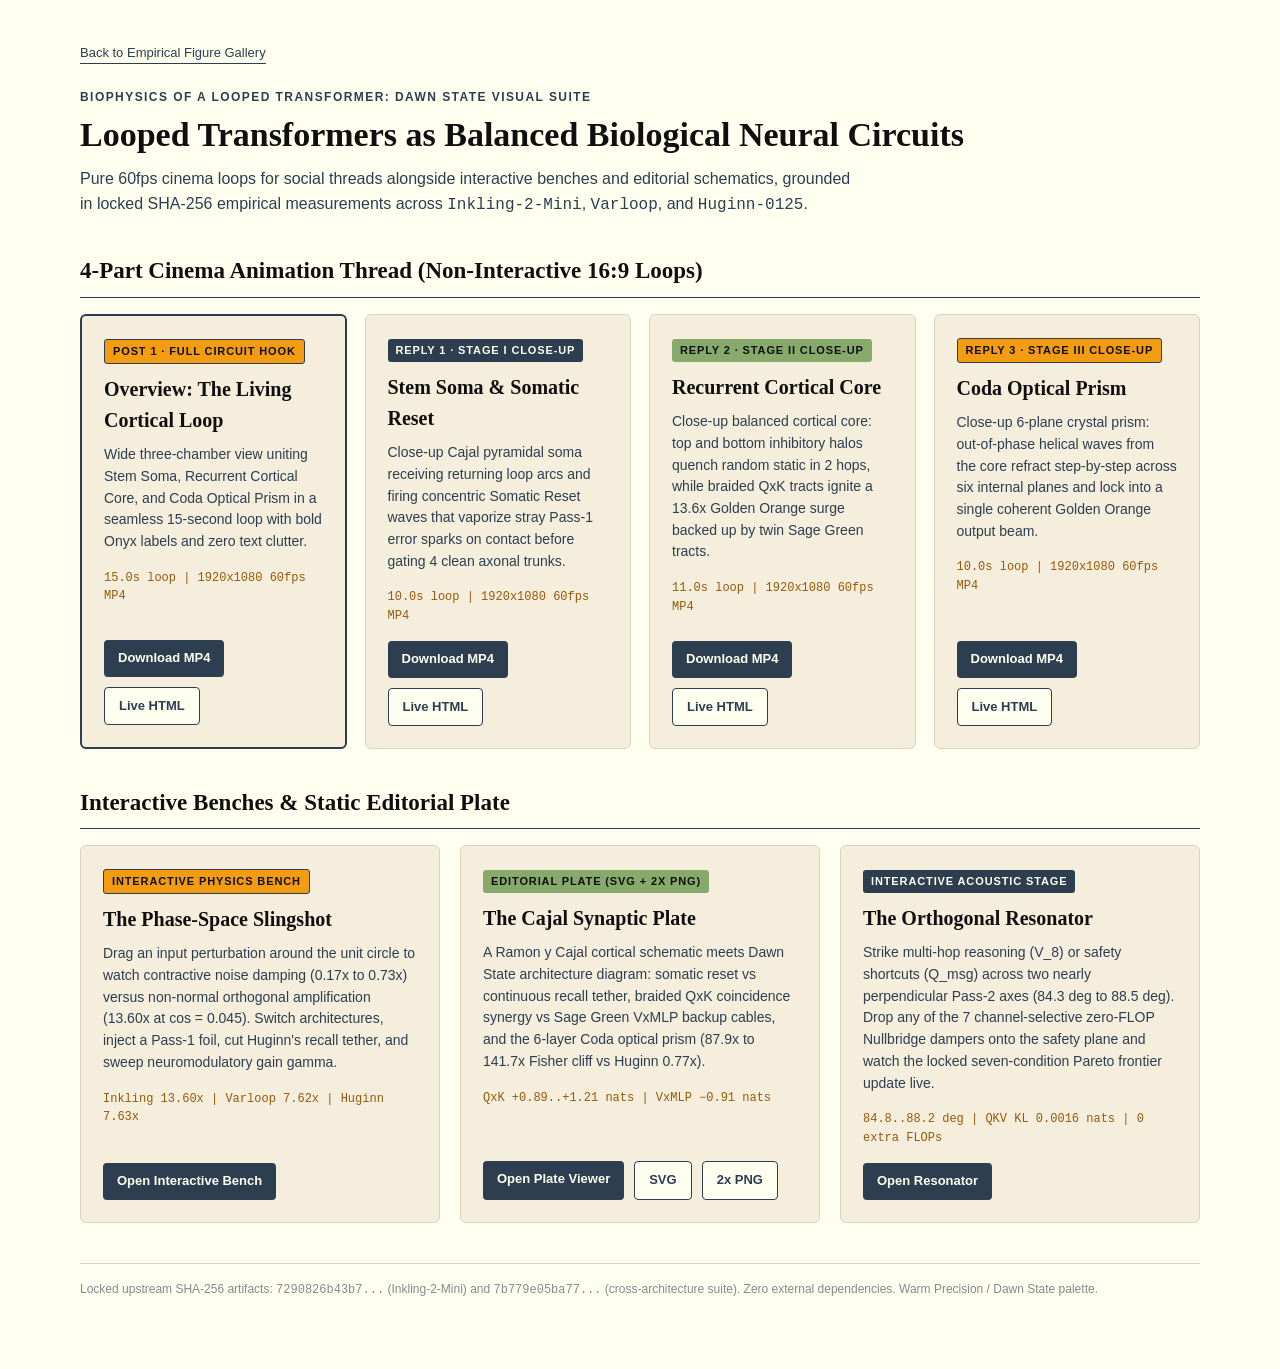
<file: figures/phase7_biophysics/explainers/index.html>
<!doctype html>
<html lang="en">
<head>
  <meta charset="utf-8">
  <meta name="viewport" content="width=device-width, initial-scale=1">
  <title>Biophysics of a Looped Transformer: Visual Explainers & Thread Suite</title>
  <style>
    :root {
      --canvas: #FFFFF0;
      --well: #F5EEDC;
      --ink: #0F0F0F;
      --slate: #2C3E50;
      --mist: #808B90;
      --sage: #87A96B;
      --sage-text: #5F7F4A;
      --amber: #F39C12;
      --amber-text: #96590A;
      --rule: #D9D2C0;
    }
    * { box-sizing: border-box; }
    body {
      margin: 0;
      padding: 40px 24px 72px;
      background: var(--canvas);
      color: var(--ink);
      font-family: -apple-system, BlinkMacSystemFont, "Segoe UI", Roboto, Helvetica, Arial, sans-serif;
      line-height: 1.55;
    }
    .wrap { max-width: 1120px; margin: 0 auto; }
    .eyebrow {
      font-size: 12px;
      letter-spacing: 0.12em;
      text-transform: uppercase;
      color: var(--slate);
      font-weight: 700;
      margin-bottom: 8px;
    }
    h1 {
      margin: 0 0 12px;
      font-family: Georgia, "Times New Roman", serif;
      font-size: 34px;
      line-height: 1.18;
      color: var(--ink);
    }
    .section-head {
      margin: 36px 0 16px;
      padding-bottom: 8px;
      border-bottom: 1.5px solid var(--slate);
      font-family: Georgia, "Times New Roman", serif;
      font-size: 23px;
      color: var(--ink);
    }
    .lede {
      max-width: 780px;
      font-size: 16px;
      color: var(--slate);
      margin: 0 0 24px;
    }
    .nav-back {
      display: inline-block;
      margin-bottom: 24px;
      font-size: 13px;
      color: var(--slate);
      text-decoration: none;
      border-bottom: 1px solid var(--slate);
    }
    .grid {
      display: grid;
      grid-template-columns: repeat(auto-fit, minmax(250px, 1fr));
      gap: 18px;
    }
    .grid-wide {
      display: grid;
      grid-template-columns: repeat(auto-fit, minmax(320px, 1fr));
      gap: 20px;
    }
    .card {
      background: var(--well);
      border: 1px solid var(--rule);
      border-radius: 6px;
      padding: 22px;
      display: flex;
      flex-direction: column;
      justify-content: space-between;
    }
    .card.focal {
      border: 2px solid var(--slate);
    }
    .tag {
      display: inline-block;
      font-size: 11px;
      font-weight: 700;
      letter-spacing: 0.08em;
      text-transform: uppercase;
      padding: 3px 8px;
      border-radius: 3px;
      margin-bottom: 10px;
      width: fit-content;
    }
    .tag-amber {
      background: var(--amber);
      color: var(--ink);
      border: 1.5px solid var(--slate);
    }
    .tag-slate {
      background: var(--slate);
      color: var(--canvas);
    }
    .tag-sage {
      background: var(--sage);
      color: var(--ink);
    }
    h2 {
      margin: 0 0 8px;
      font-family: Georgia, "Times New Roman", serif;
      font-size: 20px;
      color: var(--ink);
    }
    p {
      margin: 0 0 16px;
      font-size: 14px;
      color: var(--slate);
    }
    .stats {
      font-family: ui-monospace, SFMono-Regular, Menlo, Monaco, Consolas, monospace;
      font-size: 12px;
      color: var(--amber-text);
      margin-bottom: 16px;
    }
    .actions {
      display: flex;
      flex-wrap: wrap;
      gap: 10px;
    }
    .btn {
      display: inline-block;
      padding: 8px 14px;
      border-radius: 4px;
      font-size: 13px;
      font-weight: 600;
      text-decoration: none;
      background: var(--slate);
      color: var(--canvas);
    }
    .btn-outline {
      background: var(--canvas);
      color: var(--slate);
      border: 1.5px solid var(--slate);
    }
    footer {
      margin-top: 40px;
      padding-top: 16px;
      border-top: 1px solid var(--rule);
      font-size: 12px;
      color: var(--mist);
    }
  </style>
</head>
<body>
  <div class="wrap">
    <a class="nav-back" href="../index.html">Back to Empirical Figure Gallery</a>
    <div class="eyebrow">Biophysics of a Looped Transformer: Dawn State Visual Suite</div>
    <h1>Looped Transformers as Balanced Biological Neural Circuits</h1>
    <p class="lede">
      Pure 60fps cinema loops for social threads alongside interactive benches and editorial schematics, grounded in
      locked SHA-256 empirical measurements across <code>Inkling-2-Mini</code>, <code>Varloop</code>, and
      <code>Huginn-0125</code>.
    </p>

    <h2 class="section-head">4-Part Cinema Animation Thread (Non-Interactive 16:9 Loops)</h2>
    <div class="grid">
      <article class="card focal">
        <div>
          <span class="tag tag-amber">Post 1 · Full Circuit Hook</span>
          <h2>Overview: The Living Cortical Loop</h2>
          <p>
            Wide three-chamber view uniting Stem Soma, Recurrent Cortical Core, and Coda Optical Prism in a seamless
            15-second loop with bold Onyx labels and zero text clutter.
          </p>
          <div class="stats">15.0s loop | 1920x1080 60fps MP4</div>
        </div>
        <div class="actions">
          <a class="btn" href="videos/post1_living_cortical_loop.mp4" download>Download MP4</a>
          <a class="btn btn-outline" href="living_cortical_loop.html">Live HTML</a>
        </div>
      </article>

      <article class="card">
        <div>
          <span class="tag tag-slate">Reply 1 · Stage I Close-Up</span>
          <h2>Stem Soma &amp; Somatic Reset</h2>
          <p>
            Close-up Cajal pyramidal soma receiving returning loop arcs and firing concentric Somatic Reset waves that
            vaporize stray Pass-1 error sparks on contact before gating 4 clean axonal trunks.
          </p>
          <div class="stats">10.0s loop | 1920x1080 60fps MP4</div>
        </div>
        <div class="actions">
          <a class="btn" href="videos/reply1_stem_soma.mp4" download>Download MP4</a>
          <a class="btn btn-outline" href="reply1_stem_soma.html">Live HTML</a>
        </div>
      </article>

      <article class="card">
        <div>
          <span class="tag tag-sage">Reply 2 · Stage II Close-Up</span>
          <h2>Recurrent Cortical Core</h2>
          <p>
            Close-up balanced cortical core: top and bottom inhibitory halos quench random static in 2 hops, while
            braided QxK tracts ignite a 13.6x Golden Orange surge backed up by twin Sage Green tracts.
          </p>
          <div class="stats">11.0s loop | 1920x1080 60fps MP4</div>
        </div>
        <div class="actions">
          <a class="btn" href="videos/reply2_cortical_core.mp4" download>Download MP4</a>
          <a class="btn btn-outline" href="reply2_cortical_core.html">Live HTML</a>
        </div>
      </article>

      <article class="card">
        <div>
          <span class="tag tag-amber">Reply 3 · Stage III Close-Up</span>
          <h2>Coda Optical Prism</h2>
          <p>
            Close-up 6-plane crystal prism: out-of-phase helical waves from the core refract step-by-step across six
            internal planes and lock into a single coherent Golden Orange output beam.
          </p>
          <div class="stats">10.0s loop | 1920x1080 60fps MP4</div>
        </div>
        <div class="actions">
          <a class="btn" href="videos/reply3_coda_prism.mp4" download>Download MP4</a>
          <a class="btn btn-outline" href="reply3_coda_prism.html">Live HTML</a>
        </div>
      </article>
    </div>

    <h2 class="section-head">Interactive Benches &amp; Static Editorial Plate</h2>
    <div class="grid-wide">
      <article class="card">
        <div>
          <span class="tag tag-amber">Interactive Physics Bench</span>
          <h2>The Phase-Space Slingshot</h2>
          <p>
            Drag an input perturbation around the unit circle to watch contractive noise damping (0.17x to 0.73x)
            versus non-normal orthogonal amplification (13.60x at cos = 0.045). Switch architectures, inject a Pass-1
            foil, cut Huginn's recall tether, and sweep neuromodulatory gain gamma.
          </p>
          <div class="stats">Inkling 13.60x | Varloop 7.62x | Huginn 7.63x</div>
        </div>
        <div class="actions">
          <a class="btn" href="phase_space_slingshot.html">Open Interactive Bench</a>
        </div>
      </article>

      <article class="card">
        <div>
          <span class="tag tag-sage">Editorial Plate (SVG + 2x PNG)</span>
          <h2>The Cajal Synaptic Plate</h2>
          <p>
            A Ramon y Cajal cortical schematic meets Dawn State architecture diagram: somatic reset vs continuous
            recall tether, braided QxK coincidence synergy vs Sage Green VxMLP backup cables, and the 6-layer Coda
            optical prism (87.9x to 141.7x Fisher cliff vs Huginn 0.77x).
          </p>
          <div class="stats">QxK +0.89..+1.21 nats | VxMLP −0.91 nats</div>
        </div>
        <div class="actions">
          <a class="btn" href="cajal_synaptic_plate.html">Open Plate Viewer</a>
          <a class="btn btn-outline" href="cajal_synaptic_plate.svg">SVG</a>
          <a class="btn btn-outline" href="cajal_synaptic_plate.png">2x PNG</a>
        </div>
      </article>

      <article class="card">
        <div>
          <span class="tag tag-slate">Interactive Acoustic Stage</span>
          <h2>The Orthogonal Resonator</h2>
          <p>
            Strike multi-hop reasoning (V_8) or safety shortcuts (Q_msg) across two nearly perpendicular Pass-2 axes
            (84.3 deg to 88.5 deg). Drop any of the 7 channel-selective zero-FLOP Nullbridge dampers onto the safety
            plane and watch the locked seven-condition Pareto frontier update live.
          </p>
          <div class="stats">84.8..88.2 deg | QKV KL 0.0016 nats | 0 extra FLOPs</div>
        </div>
        <div class="actions">
          <a class="btn" href="orthogonal_resonator.html">Open Resonator</a>
        </div>
      </article>
    </div>

    <footer>
      Locked upstream SHA-256 artifacts: <code>7290826b43b7...</code> (Inkling-2-Mini) and <code>7b779e05ba77...</code> (cross-architecture suite).
      Zero external dependencies. Warm Precision / Dawn State palette.
    </footer>
  </div>
</body>
</html>
</file>
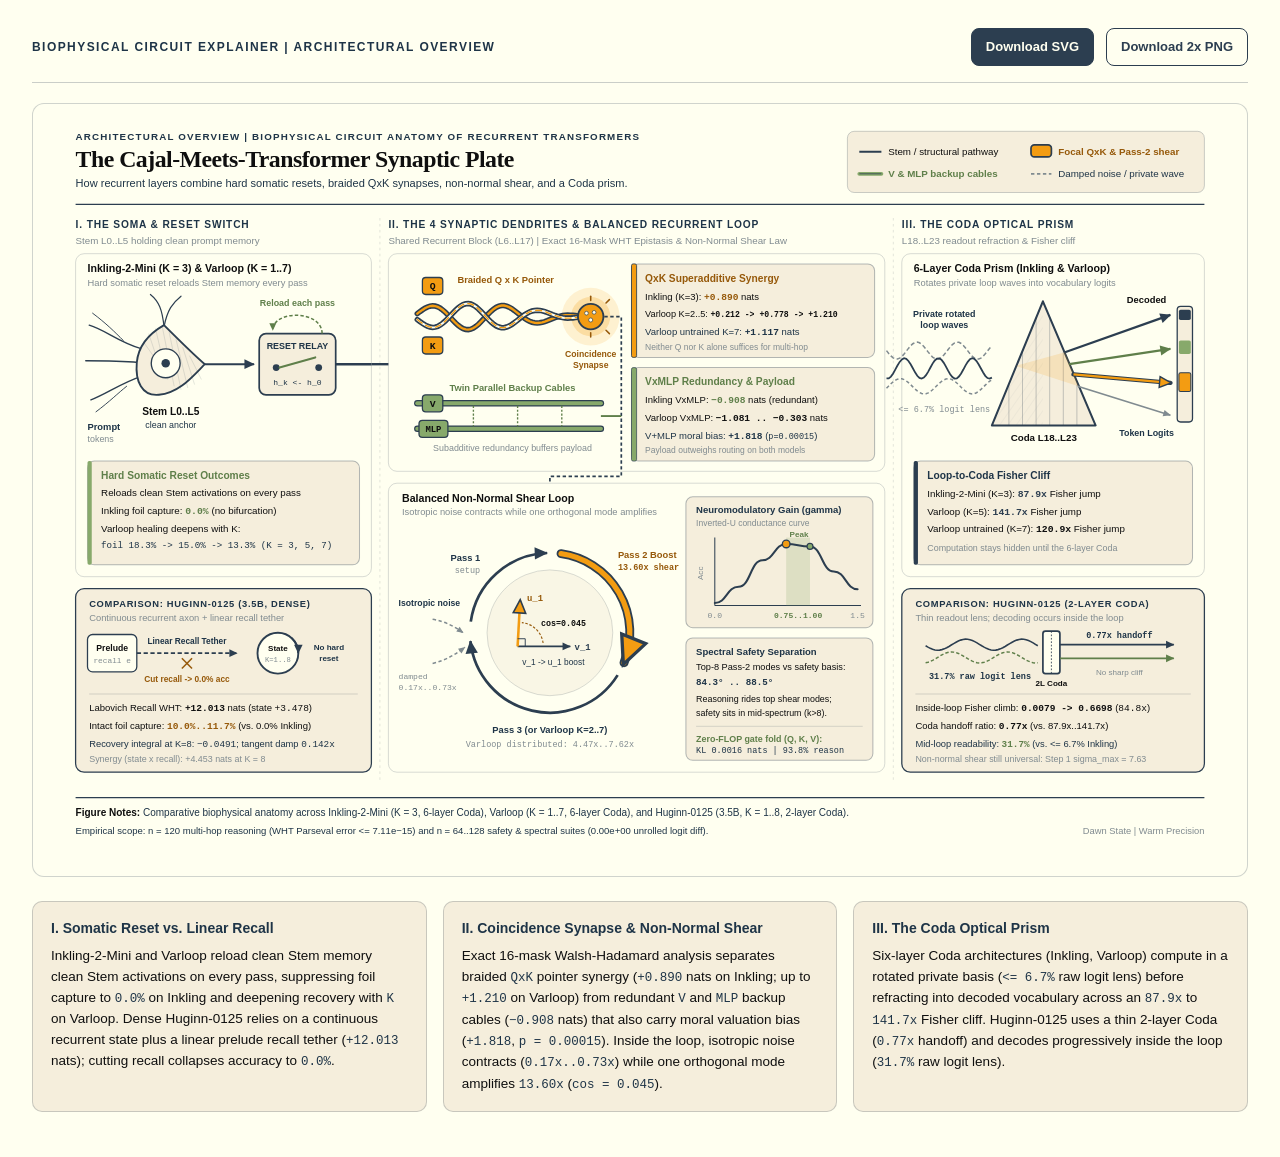
<file: figures/phase7_biophysics/explainers/cajal_synaptic_plate.html>
<!DOCTYPE html>
<html lang="en">
<head>
  <meta charset="utf-8">
  <meta name="viewport" content="width=device-width, initial-scale=1">
  <title>The Cajal-Meets-Transformer Synaptic Plate</title>
  <style>
    :root {
      --ivory: #FFFFF0;
      --parchment: #F5EEDC;
      --onyx: #0F0F0F;
      --slate-deep: #1E3447;
      --blue-slate: #2C3E50;
      --slate-mist: #808B90;
      --sage: #87A96B;
      --sage-deep: #5F7F4A;
      --orange: #F39C12;
      --copper-deep: #96590A;
    }
    * { box-sizing: border-box; margin: 0; padding: 0; }
    html, body {
      background: var(--ivory);
      color: var(--onyx);
      font-family: Inter, -apple-system, BlinkMacSystemFont, 'Helvetica Neue', Arial, sans-serif;
      line-height: 1.55;
      -webkit-font-smoothing: antialiased;
    }
    .shell {
      max-width: 1464px;
      margin: 0 auto;
      padding: 28px 32px 48px;
    }
    .topbar {
      display: flex;
      flex-wrap: wrap;
      align-items: baseline;
      justify-content: space-between;
      gap: 16px;
      padding-bottom: 16px;
      margin-bottom: 20px;
      border-bottom: 1.5px solid rgba(44, 62, 80, 0.25);
    }
    .kicker {
      font-size: 12px;
      font-weight: 600;
      letter-spacing: 0.12em;
      text-transform: uppercase;
      color: var(--slate-deep);
    }
    .actions {
      display: flex;
      gap: 12px;
      align-items: center;
    }
    .btn {
      display: inline-block;
      padding: 8px 14px;
      border-radius: 8px;
      font-size: 13px;
      font-weight: 600;
      text-decoration: none;
      border: 1.5px solid var(--blue-slate);
      color: var(--blue-slate);
      background: var(--ivory);
      transition: background 150ms ease-out;
    }
    .btn:hover {
      background: var(--parchment);
    }
    .btn-primary {
      background: var(--blue-slate);
      color: var(--ivory);
    }
    .btn-primary:hover {
      background: var(--slate-deep);
    }
    .plate-wrap {
      background: var(--ivory);
      border: 1px solid rgba(44, 62, 80, 0.22);
      border-radius: 12px;
      padding: 12px;
      overflow-x: auto;
    }
    .plate-wrap svg {
      width: 100%;
      min-width: 980px;
      height: auto;
      display: block;
    }
    .notes {
      margin-top: 24px;
      display: grid;
      grid-template-columns: repeat(auto-fit, minmax(300px, 1fr));
      gap: 16px;
    }
    .note-card {
      background: var(--parchment);
      border: 1px solid rgba(44, 62, 80, 0.22);
      border-radius: 10px;
      padding: 16px 18px;
    }
    .note-card h2 {
      font-size: 14px;
      font-weight: 700;
      color: var(--slate-deep);
      margin-bottom: 6px;
    }
    .note-card p {
      font-size: 13.5px;
      color: var(--onyx);
    }
    .note-card code {
      font-family: ui-monospace, SFMono-Regular, Menlo, Consolas, monospace;
      font-size: 12.5px;
      color: var(--slate-deep);
    }
  </style>
</head>
<body>
  <main class="shell">
    <header class="topbar">
      <div>
        <div class="kicker">Biophysical Circuit Explainer  |  Architectural Overview</div>
      </div>
      <div class="actions">
        <a class="btn btn-primary" href="cajal_synaptic_plate.svg" download="cajal_synaptic_plate.svg">Download SVG</a>
        <a class="btn" href="cajal_synaptic_plate.png" download="cajal_synaptic_plate.png">Download 2x PNG</a>
      </div>
    </header>

    <section class="plate-wrap" aria-label="The Cajal-Meets-Transformer Synaptic Plate">
      <svg xmlns="http://www.w3.org/2000/svg" viewBox="0 0 1400 880" width="1400" height="880" role="img" aria-labelledby="plate-title plate-desc">
  <title id="plate-title">The Cajal-Meets-Transformer Synaptic Plate</title>
  <desc id="plate-desc">Three-column Dawn State anatomical plate comparing recurrent transformer circuits across Inkling-2-Mini (K=3), Varloop (K=1..7), and Huginn-0125 (3.5B, K=1..8): Column I shows the Stem soma, hard somatic reset relay, and Huginn linear recall tether; Column II shows the braided QxK coincidence-detector synapse, Sage Green V and MLP twin backup cables, balanced non-normal shear loop ring, neuromodulatory gamma inverted-U curve, and orthogonal safety spectral separation; Column III shows private rotated loop waves refracting through the 6-layer Coda optical prism across the Fisher cliff versus Huginn's thin 2-layer Coda.</desc>

  <defs>
    <!-- Crisp arrowheads in Dawn State tokens -->
    <marker id="arrow-slate" viewBox="0 0 10 10" refX="8" refY="5" markerWidth="6.5" markerHeight="6.5" orient="auto-start-reverse">
      <path d="M 1 1.5 L 8.5 5 L 1 8.5 z" fill="#2C3E50"/>
    </marker>
    <marker id="arrow-orange" viewBox="0 0 10 10" refX="8" refY="5" markerWidth="7" markerHeight="7" orient="auto-start-reverse">
      <path d="M 1 1.5 L 8.5 5 L 1 8.5 z" fill="#F39C12" stroke="#2C3E50" stroke-width="0.9"/>
    </marker>
    <marker id="arrow-sage" viewBox="0 0 10 10" refX="8" refY="5" markerWidth="6.5" markerHeight="6.5" orient="auto-start-reverse">
      <path d="M 1 1.5 L 8.5 5 L 1 8.5 z" fill="#5F7F4A"/>
    </marker>
    <marker id="arrow-mist" viewBox="0 0 10 10" refX="8" refY="5" markerWidth="6" markerHeight="6" orient="auto-start-reverse">
      <path d="M 1 1.8 L 8.5 5 L 1 8.2 z" fill="#808B90"/>
    </marker>

    <!-- Subtle Cajal botanical stipple pattern for prism & soma accents -->
    <pattern id="cajal-hatch" width="8" height="8" patternUnits="userSpaceOnUse" patternTransform="rotate(35)">
      <line x1="0" y1="0" x2="0" y2="8" stroke="#2C3E50" stroke-width="0.7" stroke-opacity="0.14"/>
    </pattern>
  </defs>

  <!-- Flat Ivory Canvas Edge-to-Edge -->
  <rect x="0" y="0" width="1400" height="880" fill="#FFFFF0"/>

  <!-- =================================================================== -->
  <!-- TOP EDITORIAL HEADER BAND (y = 0..104)                              -->
  <!-- =================================================================== -->
  <g id="header">
    <text x="36" y="28" fill="#1E3447" font-family="Inter, -apple-system, BlinkMacSystemFont, 'Helvetica Neue', Arial, sans-serif" font-size="11.5" font-weight="600" letter-spacing="1.4">ARCHITECTURAL OVERVIEW  |  BIOPHYSICAL CIRCUIT ANATOMY OF RECURRENT TRANSFORMERS</text>
    <text x="36" y="60" fill="#0F0F0F" font-family="Newsreader, Georgia, 'Times New Roman', serif" font-size="28" font-weight="600" letter-spacing="-0.6">The Cajal-Meets-Transformer Synaptic Plate</text>
    <text x="36" y="84" fill="#1E3447" font-family="Inter, -apple-system, BlinkMacSystemFont, 'Helvetica Neue', Arial, sans-serif" font-size="13" font-weight="400">How recurrent layers combine hard somatic resets, braided QxK synapses, non-normal shear, and a Coda prism.</text>

    <!-- Compact 2x2 Legend (right-aligned, x=944..1364) -->
    <g id="legend" transform="translate(944, 18)">
      <rect x="0" y="0" width="420" height="72" rx="8" fill="#F5EEDC" stroke="#2C3E50" stroke-width="1" stroke-opacity="0.28"/>
      <!-- Row 1 -->
      <line x1="14" y1="24" x2="40" y2="24" stroke="#2C3E50" stroke-width="2.5"/>
      <text x="48" y="28" fill="#0F0F0F" font-family="Inter, -apple-system, BlinkMacSystemFont, 'Helvetica Neue', Arial, sans-serif" font-size="11.5" font-weight="500">Stem / structural pathway</text>

      <rect x="216" y="16" width="24" height="14" rx="4" fill="#F39C12" stroke="#2C3E50" stroke-width="2"/>
      <text x="248" y="28" fill="#96590A" font-family="Inter, -apple-system, BlinkMacSystemFont, 'Helvetica Neue', Arial, sans-serif" font-size="11.5" font-weight="600">Focal QxK &amp; Pass-2 shear</text>

      <!-- Row 2 -->
      <line x1="14" y1="50" x2="40" y2="50" stroke="#87A96B" stroke-width="4.5" stroke-linecap="round"/>
      <line x1="14" y1="50" x2="40" y2="50" stroke="#2C3E50" stroke-width="0.9"/>
      <text x="48" y="54" fill="#5F7F4A" font-family="Inter, -apple-system, BlinkMacSystemFont, 'Helvetica Neue', Arial, sans-serif" font-size="11.5" font-weight="600">V &amp; MLP backup cables</text>

      <line x1="216" y1="50" x2="240" y2="50" stroke="#808B90" stroke-width="2" stroke-dasharray="4 3"/>
      <text x="248" y="54" fill="#1E3447" font-family="Inter, -apple-system, BlinkMacSystemFont, 'Helvetica Neue', Arial, sans-serif" font-size="11.5" font-weight="400">Damped noise / private wave</text>
    </g>

    <line x1="36" y1="104" x2="1364" y2="104" stroke="#2C3E50" stroke-width="1.5"/>
  </g>

  <!-- Subtle Column Dividers (vertical guides between columns) -->
  <line x1="394" y1="120" x2="394" y2="782" stroke="#2C3E50" stroke-width="1" stroke-opacity="0.16" stroke-dasharray="3 4"/>
  <line x1="998" y1="120" x2="998" y2="782" stroke="#2C3E50" stroke-width="1" stroke-opacity="0.16" stroke-dasharray="3 4"/>

  <!-- =================================================================== -->
  <!-- COLUMN I: THE SOMA & RESET SWITCH (x = 36..384)                     -->
  <!-- =================================================================== -->
  <g id="panel-soma">
    <text x="36" y="132" fill="#1E3447" font-family="Inter, -apple-system, BlinkMacSystemFont, 'Helvetica Neue', Arial, sans-serif" font-size="12" font-weight="700" letter-spacing="1.0">I. THE SOMA &amp; RESET SWITCH</text>
    <text x="36" y="150" fill="#808B90" font-family="Inter, -apple-system, BlinkMacSystemFont, 'Helvetica Neue', Arial, sans-serif" font-size="11.5" font-weight="500">Stem L0..L5 holding clean prompt memory</text>

    <!-- Upper Panel Architectural Frame (quiet hairline) -->
    <rect x="36" y="162" width="348" height="380" rx="10" fill="#FFFFF0" stroke="#2C3E50" stroke-width="1" stroke-opacity="0.22"/>

    <!-- Top Path Label -->
    <text x="50" y="184" fill="#0F0F0F" font-family="Inter, -apple-system, BlinkMacSystemFont, 'Helvetica Neue', Arial, sans-serif" font-size="12.5" font-weight="600">Inkling-2-Mini (K = 3) &amp; Varloop (K = 1..7)</text>
    <text x="50" y="200" fill="#808B90" font-family="Inter, -apple-system, BlinkMacSystemFont, 'Helvetica Neue', Arial, sans-serif" font-size="11">Hard somatic reset reloads Stem memory every pass</text>

    <!-- Cajal Pyramidal Soma & Basal/Apical Dendrites -->
    <g id="cajal-soma">
      <!-- Fine Cajal input dendrites branching from left -->
      <path d="M 52 246 C 72 252, 86 266, 114 274" fill="none" stroke="#2C3E50" stroke-width="1.6" stroke-linecap="round"/>
      <path d="M 56 232 C 72 244, 82 254, 92 264" fill="none" stroke="#2C3E50" stroke-width="1.1" stroke-linecap="round"/>
      <path d="M 48 288 C 70 288, 88 288, 110 290" fill="none" stroke="#2C3E50" stroke-width="1.8" stroke-linecap="round"/>
      <path d="M 54 334 C 74 326, 90 314, 114 306" fill="none" stroke="#2C3E50" stroke-width="1.6" stroke-linecap="round"/>
      <path d="M 60 348 C 76 336, 86 326, 96 318" fill="none" stroke="#2C3E50" stroke-width="1.1" stroke-linecap="round"/>
      <!-- Apical dendrite tuft rising upward -->
      <path d="M 140 248 C 138 228, 134 218, 124 210" fill="none" stroke="#2C3E50" stroke-width="1.4" stroke-linecap="round"/>
      <path d="M 140 248 C 144 228, 150 220, 160 212" fill="none" stroke="#2C3E50" stroke-width="1.4" stroke-linecap="round"/>

      <!-- Pyramidal Soma Cell Body (Cajal pen-and-ink silhouette) -->
      <path d="M 140 246 C 156 262, 174 280, 188 292 C 174 306, 158 326, 134 328 C 114 330, 106 312, 108 290 C 110 268, 126 254, 140 246 Z" fill="#F5EEDC" stroke="#2C3E50" stroke-width="2.2" stroke-linejoin="round"/>
      <!-- Subtle engraving hatching inside soma -->
            <line x1="116.0" y1="266.0" x2="130.0" y2="286.0" stroke="#2C3E50" stroke-width="0.7" stroke-opacity="0.22"/>
      <line x1="122.0" y1="256.0" x2="136.0" y2="298.0" stroke="#2C3E50" stroke-width="0.7" stroke-opacity="0.22"/>
      <line x1="130.0" y1="250.0" x2="144.0" y2="310.0" stroke="#2C3E50" stroke-width="0.7" stroke-opacity="0.22"/>
      <line x1="138.0" y1="248.0" x2="152.0" y2="318.0" stroke="#2C3E50" stroke-width="0.7" stroke-opacity="0.22"/>
      <line x1="146.0" y1="254.0" x2="160.0" y2="322.0" stroke="#2C3E50" stroke-width="0.7" stroke-opacity="0.22"/>
      <line x1="154.0" y1="262.0" x2="168.0" y2="320.0" stroke="#2C3E50" stroke-width="0.7" stroke-opacity="0.22"/>
      <line x1="162.0" y1="272.0" x2="176.0" y2="316.0" stroke="#2C3E50" stroke-width="0.7" stroke-opacity="0.22"/>
      <line x1="170.0" y1="282.0" x2="184.0" y2="310.0" stroke="#2C3E50" stroke-width="0.7" stroke-opacity="0.22"/>
      <!-- Nucleus (clean prompt state anchor) -->
      <circle cx="142" cy="291" r="17" fill="#FFFFF0" stroke="#2C3E50" stroke-width="1.6"/>
      <circle cx="142" cy="291" r="5" fill="#2C3E50"/>

      <!-- Soma labels -->
      <text x="50" y="370" fill="#1E3447" font-family="Inter, -apple-system, BlinkMacSystemFont, 'Helvetica Neue', Arial, sans-serif" font-size="11" font-weight="600">Prompt</text>
      <text x="50" y="384" fill="#808B90" font-family="Inter, -apple-system, BlinkMacSystemFont, 'Helvetica Neue', Arial, sans-serif" font-size="10.5">tokens</text>
      <text x="148" y="352" text-anchor="middle" fill="#0F0F0F" font-family="Inter, -apple-system, BlinkMacSystemFont, 'Helvetica Neue', Arial, sans-serif" font-size="12" font-weight="600">Stem L0..L5</text>
      <text x="148" y="367" text-anchor="middle" fill="#1E3447" font-family="Inter, -apple-system, BlinkMacSystemFont, 'Helvetica Neue', Arial, sans-serif" font-size="10.5">clean anchor</text>
    </g>

    <!-- Axon hillock to Hard Somatic Reset Relay -->
    <path d="M 188 292 L 246 292" fill="none" stroke="#2C3E50" stroke-width="2.5" marker-end="url(#arrow-slate)"/>

    <!-- Hard Somatic Reset Relay Switch (x=252..342, y=256..328) -->
    <g id="reset-relay">
      <rect x="252" y="256" width="90" height="72" rx="8" fill="#F5EEDC" stroke="#2C3E50" stroke-width="2"/>
      <text x="297" y="274" text-anchor="middle" fill="#1E3447" font-family="Inter, -apple-system, BlinkMacSystemFont, 'Helvetica Neue', Arial, sans-serif" font-size="10.5" font-weight="700">RESET RELAY</text>
      <!-- Switch schematic inside box -->
      <circle cx="272" cy="296" r="4" fill="#2C3E50"/>
      <circle cx="322" cy="296" r="4" fill="#2C3E50"/>
      <line x1="276" y1="296" x2="318" y2="284" stroke="#5F7F4A" stroke-width="2.4" stroke-linecap="round"/>
      <!-- Reset pulse arrow arcing over the top of the switch -->
      <path d="M 326 256 C 326 228, 268 228, 268 252" fill="none" stroke="#5F7F4A" stroke-width="1.8" stroke-dasharray="4 2.5" marker-end="url(#arrow-sage)"/>
      <text x="297" y="224" text-anchor="middle" fill="#5F7F4A" font-family="Inter, -apple-system, BlinkMacSystemFont, 'Helvetica Neue', Arial, sans-serif" font-size="10.5" font-weight="600">Reload each pass</text>
      <text x="297" y="317" text-anchor="middle" fill="#1E3447" font-family="ui-monospace, SFMono-Regular, Menlo, Consolas, monospace" font-size="9.5">h_k &lt;- h_0</text>
    </g>

    <!-- Outgoing Axon from Reset Relay into Column II -->
    <path d="M 342 292 L 384 292" fill="none" stroke="#2C3E50" stroke-width="2.8"/>

    <!-- Empirical Callout Well inside Upper Panel -->
    <rect x="50" y="406" width="320" height="122" rx="8" fill="#F5EEDC" stroke="#2C3E50" stroke-width="1.2" stroke-opacity="0.35"/>
    <rect x="50" y="406" width="5" height="122" rx="2" fill="#87A96B"/>
    <text x="66" y="427" fill="#5F7F4A" font-family="Inter, -apple-system, BlinkMacSystemFont, 'Helvetica Neue', Arial, sans-serif" font-size="12" font-weight="700">Hard Somatic Reset Outcomes</text>
    <text x="66" y="447" fill="#0F0F0F" font-family="Inter, -apple-system, BlinkMacSystemFont, 'Helvetica Neue', Arial, sans-serif" font-size="11.5">Reloads clean Stem activations on every pass</text>
    <text x="66" y="468" fill="#0F0F0F" font-family="Inter, -apple-system, BlinkMacSystemFont, 'Helvetica Neue', Arial, sans-serif" font-size="11.5">Inkling foil capture: <tspan font-family="ui-monospace, SFMono-Regular, Menlo, Consolas, monospace" font-weight="700" fill="#5F7F4A">0.0%</tspan> (no bifurcation)</text>
    <text x="66" y="489" fill="#0F0F0F" font-family="Inter, -apple-system, BlinkMacSystemFont, 'Helvetica Neue', Arial, sans-serif" font-size="11.5">Varloop healing deepens with K:</text>
    <text x="66" y="508" fill="#1E3447" font-family="ui-monospace, SFMono-Regular, Menlo, Consolas, monospace" font-size="10.8">foil 18.3% -&gt; 15.0% -&gt; 13.3% (K = 3, 5, 7)</text>

    <!-- Bottom Comparison Inset: Huginn-0125 Continuous Axon & Recall Tether (y = 556..772) -->
    <g id="huginn-soma-inset">
      <rect x="36" y="556" width="348" height="216" rx="10" fill="#F5EEDC" stroke="#2C3E50" stroke-width="1.5"/>
      <text x="52" y="578" fill="#1E3447" font-family="Inter, -apple-system, BlinkMacSystemFont, 'Helvetica Neue', Arial, sans-serif" font-size="11" font-weight="700" letter-spacing="0.8">COMPARISON: HUGINN-0125 (3.5B, DENSE)</text>
      <text x="52" y="594" fill="#808B90" font-family="Inter, -apple-system, BlinkMacSystemFont, 'Helvetica Neue', Arial, sans-serif" font-size="11">Continuous recurrent axon + linear recall tether</text>

      <!-- Mini schematic of Prelude + Tether + Continuous Recurrent Loop -->
      <rect x="50" y="610" width="58" height="44" rx="6" fill="#FFFFF0" stroke="#2C3E50" stroke-width="1.5"/>
      <text x="79" y="629" text-anchor="middle" fill="#0F0F0F" font-family="Inter, -apple-system, BlinkMacSystemFont, 'Helvetica Neue', Arial, sans-serif" font-size="10.2" font-weight="600">Prelude</text>
      <text x="79" y="644" text-anchor="middle" fill="#808B90" font-family="ui-monospace, SFMono-Regular, Menlo, Consolas, monospace" font-size="9.2">recall e</text>

      <!-- Linear Recall Tether with cut mark -->
      <line x1="108" y1="632" x2="226" y2="632" stroke="#2C3E50" stroke-width="2" stroke-dasharray="5 3" marker-end="url(#arrow-slate)"/>
      <text x="167" y="621" text-anchor="middle" fill="#1E3447" font-family="Inter, -apple-system, BlinkMacSystemFont, 'Helvetica Neue', Arial, sans-serif" font-size="9.8" font-weight="600">Linear Recall Tether</text>
      <!-- Cut indicator -->
      <line x1="161" y1="638" x2="173" y2="650" stroke="#96590A" stroke-width="1.8"/>
      <line x1="173" y1="638" x2="161" y2="650" stroke="#96590A" stroke-width="1.8"/>
      <text x="167" y="666" text-anchor="middle" fill="#96590A" font-family="Inter, -apple-system, BlinkMacSystemFont, 'Helvetica Neue', Arial, sans-serif" font-size="9.8" font-weight="600">Cut recall -&gt; 0.0% acc</text>

      <!-- Continuous Recurrent Loop Ring (mini) -->
      <circle cx="274" cy="632" r="24" fill="#FFFFF0" stroke="#2C3E50" stroke-width="2.2"/>
      <path d="M 290 614 A 24 24 0 0 1 298 632" fill="none" stroke="#2C3E50" stroke-width="2.2" marker-end="url(#arrow-slate)"/>
      <text x="274" y="629" text-anchor="middle" fill="#0F0F0F" font-family="Inter, -apple-system, BlinkMacSystemFont, 'Helvetica Neue', Arial, sans-serif" font-size="9.5" font-weight="600">State</text>
      <text x="274" y="642" text-anchor="middle" fill="#808B90" font-family="ui-monospace, SFMono-Regular, Menlo, Consolas, monospace" font-size="8.5">K=1..8</text>
      <text x="334" y="628" text-anchor="middle" fill="#1E3447" font-family="Inter, -apple-system, BlinkMacSystemFont, 'Helvetica Neue', Arial, sans-serif" font-size="9.5" font-weight="600">No hard</text>
      <text x="334" y="641" text-anchor="middle" fill="#1E3447" font-family="Inter, -apple-system, BlinkMacSystemFont, 'Helvetica Neue', Arial, sans-serif" font-size="9.5" font-weight="600">reset</text>

      <!-- Divider -->
      <line x1="52" y1="680" x2="368" y2="680" stroke="#2C3E50" stroke-width="1" stroke-opacity="0.22"/>

      <!-- Quantitative proof lines -->
      <text x="52" y="700" fill="#0F0F0F" font-family="Inter, -apple-system, BlinkMacSystemFont, 'Helvetica Neue', Arial, sans-serif" font-size="11.2">Labovich Recall WHT: <tspan font-family="ui-monospace, SFMono-Regular, Menlo, Consolas, monospace" font-weight="600">+12.013</tspan> nats (state <tspan font-family="ui-monospace, SFMono-Regular, Menlo, Consolas, monospace">+3.478</tspan>)</text>
      <text x="52" y="721" fill="#0F0F0F" font-family="Inter, -apple-system, BlinkMacSystemFont, 'Helvetica Neue', Arial, sans-serif" font-size="11.2">Intact foil capture: <tspan font-family="ui-monospace, SFMono-Regular, Menlo, Consolas, monospace" font-weight="700" fill="#96590A">10.0%..11.7%</tspan> (vs. 0.0% Inkling)</text>
      <text x="52" y="742" fill="#1E3447" font-family="Inter, -apple-system, BlinkMacSystemFont, 'Helvetica Neue', Arial, sans-serif" font-size="11">Recovery integral at K=8: <tspan font-family="ui-monospace, SFMono-Regular, Menlo, Consolas, monospace">−0.0491</tspan>; tangent damp <tspan font-family="ui-monospace, SFMono-Regular, Menlo, Consolas, monospace">0.142x</tspan></text>
      <text x="52" y="760" fill="#808B90" font-family="Inter, -apple-system, BlinkMacSystemFont, 'Helvetica Neue', Arial, sans-serif" font-size="10.5">Synergy (state x recall): +4.453 nats at K = 8</text>
    </g>
  </g>

  <!-- =================================================================== -->
  <!-- COLUMN II: THE 4 SYNAPTIC DENDRITES & RECURRENT LOOP (x = 404..988) -->
  <!-- =================================================================== -->
  <g id="panel-loop">
    <text x="404" y="132" fill="#1E3447" font-family="Inter, -apple-system, BlinkMacSystemFont, 'Helvetica Neue', Arial, sans-serif" font-size="12" font-weight="700" letter-spacing="1.0">II. THE 4 SYNAPTIC DENDRITES &amp; BALANCED RECURRENT LOOP</text>
    <text x="404" y="150" fill="#808B90" font-family="Inter, -apple-system, BlinkMacSystemFont, 'Helvetica Neue', Arial, sans-serif" font-size="11.5" font-weight="500">Shared Recurrent Block (L6..L17)  |  Exact 16-Mask WHT Epistasis &amp; Non-Normal Shear Law</text>

    <!-- Incoming Bridge from Column I into the 4 Dendrites -->
    <path d="M 384 292 L 418 292" fill="none" stroke="#2C3E50" stroke-width="2.8"/>
    <circle cx="418" cy="292" r="4.5" fill="#2C3E50"/>
    <!-- Fork up to Q/K and down to V/MLP -->
    <path d="M 418 292 C 424 292, 424 236, 438 236" fill="none" stroke="#2C3E50" stroke-width="2.2"/>
    <path d="M 418 292 C 424 292, 424 352, 438 352" fill="none" stroke="#2C3E50" stroke-width="2.2"/>

    <!-- UPPER ZONE: 4 SYNAPTIC DENDRITES (y = 162..418) -->
    <rect x="404" y="162" width="584" height="256" rx="10" fill="#FFFFF0" stroke="#2C3E50" stroke-width="1" stroke-opacity="0.22"/>

    <!-- A. Focal QxK Braided Coincidence-Detector Synapse -->
    <g id="qxk-synapse">
      <!-- Subtle flat halo rings (no gradient/shadow) around focal synapse -->
      <circle cx="642" cy="236" r="34" fill="#F39C12" fill-opacity="0.14"/>
      <circle cx="642" cy="236" r="23" fill="#F39C12" fill-opacity="0.24"/>

      <!-- Braided Q and K strands (Blue Slate outline + Golden Orange inner glow) -->
      <path d="M 438.0 232.5 L 441.0 230.2 L 444.0 228.1 L 447.0 226.2 L 450.0 224.7 L 453.0 223.7 L 456.0 223.3 L 459.0 223.6 L 462.0 224.5 L 465.0 226.1 L 468.0 228.3 L 471.0 230.9 L 474.0 234.0 L 477.0 237.2 L 480.0 240.4 L 483.0 243.5 L 486.0 246.2 L 489.0 248.5 L 492.0 250.2 L 495.0 251.1 L 498.0 251.3 L 501.0 250.8 L 504.0 249.5 L 507.0 247.5 L 510.0 245.0 L 513.0 242.0 L 516.0 238.8 L 519.0 235.5 L 522.0 232.4 L 525.0 229.5 L 528.0 227.0 L 531.0 225.0 L 534.0 223.7 L 537.0 223.0 L 540.0 223.0 L 543.0 223.7 L 546.0 224.9 L 549.0 226.6 L 552.0 228.7 L 555.0 231.0 L 558.0 233.4 L 561.0 235.8 L 564.0 238.0 L 567.0 239.9 L 570.0 241.5 L 573.0 242.6 L 576.0 243.2 L 579.0 243.5 L 582.0 243.3 L 585.0 242.7 L 588.0 241.9 L 591.0 240.8 L 594.0 239.6 L 597.0 238.4 L 600.0 237.3 L 603.0 236.3 L 606.0 235.4 L 609.0 234.8 L 612.0 234.4 L 615.0 234.2 L 618.0 234.3 L 621.0 234.5 L 624.0 234.8 L 627.0 235.2 L 630.0 236.0" fill="none" stroke="#2C3E50" stroke-width="6.5" stroke-linecap="round"/>
      <path d="M 438.0 232.5 L 441.0 230.2 L 444.0 228.1 L 447.0 226.2 L 450.0 224.7 L 453.0 223.7 L 456.0 223.3 L 459.0 223.6 L 462.0 224.5 L 465.0 226.1 L 468.0 228.3 L 471.0 230.9 L 474.0 234.0 L 477.0 237.2 L 480.0 240.4 L 483.0 243.5 L 486.0 246.2 L 489.0 248.5 L 492.0 250.2 L 495.0 251.1 L 498.0 251.3 L 501.0 250.8 L 504.0 249.5 L 507.0 247.5 L 510.0 245.0 L 513.0 242.0 L 516.0 238.8 L 519.0 235.5 L 522.0 232.4 L 525.0 229.5 L 528.0 227.0 L 531.0 225.0 L 534.0 223.7 L 537.0 223.0 L 540.0 223.0 L 543.0 223.7 L 546.0 224.9 L 549.0 226.6 L 552.0 228.7 L 555.0 231.0 L 558.0 233.4 L 561.0 235.8 L 564.0 238.0 L 567.0 239.9 L 570.0 241.5 L 573.0 242.6 L 576.0 243.2 L 579.0 243.5 L 582.0 243.3 L 585.0 242.7 L 588.0 241.9 L 591.0 240.8 L 594.0 239.6 L 597.0 238.4 L 600.0 237.3 L 603.0 236.3 L 606.0 235.4 L 609.0 234.8 L 612.0 234.4 L 615.0 234.2 L 618.0 234.3 L 621.0 234.5 L 624.0 234.8 L 627.0 235.2 L 630.0 236.0" fill="none" stroke="#F39C12" stroke-width="2.8" stroke-linecap="round"/>

      <path d="M 438.0 239.5 L 441.0 241.8 L 444.0 243.9 L 447.0 245.8 L 450.0 247.3 L 453.0 248.3 L 456.0 248.7 L 459.0 248.4 L 462.0 247.5 L 465.0 245.9 L 468.0 243.7 L 471.0 241.1 L 474.0 238.0 L 477.0 234.8 L 480.0 231.6 L 483.0 228.5 L 486.0 225.8 L 489.0 223.5 L 492.0 221.8 L 495.0 220.9 L 498.0 220.7 L 501.0 221.2 L 504.0 222.5 L 507.0 224.5 L 510.0 227.0 L 513.0 230.0 L 516.0 233.2 L 519.0 236.5 L 522.0 239.6 L 525.0 242.5 L 528.0 245.0 L 531.0 247.0 L 534.0 248.3 L 537.0 249.0 L 540.0 249.0 L 543.0 248.3 L 546.0 247.1 L 549.0 245.4 L 552.0 243.3 L 555.0 241.0 L 558.0 238.6 L 561.0 236.2 L 564.0 234.0 L 567.0 232.1 L 570.0 230.5 L 573.0 229.4 L 576.0 228.8 L 579.0 228.5 L 582.0 228.7 L 585.0 229.3 L 588.0 230.1 L 591.0 231.2 L 594.0 232.4 L 597.0 233.6 L 600.0 234.7 L 603.0 235.7 L 606.0 236.6 L 609.0 237.2 L 612.0 237.6 L 615.0 237.8 L 618.0 237.7 L 621.0 237.5 L 624.0 237.2 L 627.0 236.8 L 630.0 236.0" fill="none" stroke="#2C3E50" stroke-width="6.5" stroke-linecap="round"/>
      <path d="M 438.0 239.5 L 441.0 241.8 L 444.0 243.9 L 447.0 245.8 L 450.0 247.3 L 453.0 248.3 L 456.0 248.7 L 459.0 248.4 L 462.0 247.5 L 465.0 245.9 L 468.0 243.7 L 471.0 241.1 L 474.0 238.0 L 477.0 234.8 L 480.0 231.6 L 483.0 228.5 L 486.0 225.8 L 489.0 223.5 L 492.0 221.8 L 495.0 220.9 L 498.0 220.7 L 501.0 221.2 L 504.0 222.5 L 507.0 224.5 L 510.0 227.0 L 513.0 230.0 L 516.0 233.2 L 519.0 236.5 L 522.0 239.6 L 525.0 242.5 L 528.0 245.0 L 531.0 247.0 L 534.0 248.3 L 537.0 249.0 L 540.0 249.0 L 543.0 248.3 L 546.0 247.1 L 549.0 245.4 L 552.0 243.3 L 555.0 241.0 L 558.0 238.6 L 561.0 236.2 L 564.0 234.0 L 567.0 232.1 L 570.0 230.5 L 573.0 229.4 L 576.0 228.8 L 579.0 228.5 L 582.0 228.7 L 585.0 229.3 L 588.0 230.1 L 591.0 231.2 L 594.0 232.4 L 597.0 233.6 L 600.0 234.7 L 603.0 235.7 L 606.0 236.6 L 609.0 237.2 L 612.0 237.6 L 615.0 237.8 L 618.0 237.7 L 621.0 237.5 L 624.0 237.2 L 627.0 236.8 L 630.0 236.0" fill="none" stroke="#FFFFF0" stroke-width="2.4" stroke-linecap="round"/>
      <path d="M 438.0 239.5 L 441.0 241.8 L 444.0 243.9 L 447.0 245.8 L 450.0 247.3 L 453.0 248.3 L 456.0 248.7 L 459.0 248.4 L 462.0 247.5 L 465.0 245.9 L 468.0 243.7 L 471.0 241.1 L 474.0 238.0 L 477.0 234.8 L 480.0 231.6 L 483.0 228.5 L 486.0 225.8 L 489.0 223.5 L 492.0 221.8 L 495.0 220.9 L 498.0 220.7 L 501.0 221.2 L 504.0 222.5 L 507.0 224.5 L 510.0 227.0 L 513.0 230.0 L 516.0 233.2 L 519.0 236.5 L 522.0 239.6 L 525.0 242.5 L 528.0 245.0 L 531.0 247.0 L 534.0 248.3 L 537.0 249.0 L 540.0 249.0 L 543.0 248.3 L 546.0 247.1 L 549.0 245.4 L 552.0 243.3 L 555.0 241.0 L 558.0 238.6 L 561.0 236.2 L 564.0 234.0 L 567.0 232.1 L 570.0 230.5 L 573.0 229.4 L 576.0 228.8 L 579.0 228.5 L 582.0 228.7 L 585.0 229.3 L 588.0 230.1 L 591.0 231.2 L 594.0 232.4 L 597.0 233.6 L 600.0 234.7 L 603.0 235.7 L 606.0 236.6 L 609.0 237.2 L 612.0 237.6 L 615.0 237.8 L 618.0 237.7 L 621.0 237.5 L 624.0 237.2 L 627.0 236.8 L 630.0 236.0" fill="none" stroke="#F39C12" stroke-width="1.6" stroke-dasharray="7 5" stroke-linecap="round"/>

      <!-- Strand labels -->
      <rect x="444" y="190" width="24" height="20" rx="4" fill="#F39C12" stroke="#2C3E50" stroke-width="1.5"/>
      <text x="456" y="204" text-anchor="middle" fill="#0F0F0F" font-family="ui-monospace, SFMono-Regular, Menlo, Consolas, monospace" font-size="11.5" font-weight="700">Q</text>

      <rect x="444" y="260" width="24" height="20" rx="4" fill="#F39C12" stroke="#2C3E50" stroke-width="1.5"/>
      <text x="456" y="274" text-anchor="middle" fill="#0F0F0F" font-family="ui-monospace, SFMono-Regular, Menlo, Consolas, monospace" font-size="11.5" font-weight="700">K</text>

      <!-- Coincidence-Detector Synaptic Bouton (Golden Orange + 2px Blue Slate outline) -->
      <circle cx="642" cy="236" r="15" fill="#F39C12" stroke="#2C3E50" stroke-width="2.2"/>
      <!-- Synaptic vesicles inside bouton -->
      <circle cx="637" cy="232" r="2.2" fill="#FFFFF0" stroke="#2C3E50" stroke-width="0.8"/>
      <circle cx="646" cy="231" r="2.2" fill="#FFFFF0" stroke="#2C3E50" stroke-width="0.8"/>
      <circle cx="642" cy="240" r="2.4" fill="#FFFFF0" stroke="#2C3E50" stroke-width="0.8"/>
      <!-- Coincidence spark ticks -->
      <line x1="642" y1="212" x2="642" y2="217" stroke="#96590A" stroke-width="1.8" stroke-linecap="round"/>
      <line x1="642" y1="255" x2="642" y2="260" stroke="#96590A" stroke-width="1.8" stroke-linecap="round"/>
      <line x1="660" y1="220" x2="664" y2="216" stroke="#96590A" stroke-width="1.8" stroke-linecap="round"/>
      <line x1="660" y1="252" x2="664" y2="256" stroke="#96590A" stroke-width="1.8" stroke-linecap="round"/>

      <text x="542" y="196" text-anchor="middle" fill="#96590A" font-family="Inter, -apple-system, BlinkMacSystemFont, 'Helvetica Neue', Arial, sans-serif" font-size="11" font-weight="700">Braided Q x K Pointer</text>
      <text x="642" y="284" text-anchor="middle" fill="#96590A" font-family="Inter, -apple-system, BlinkMacSystemFont, 'Helvetica Neue', Arial, sans-serif" font-size="10.2" font-weight="700">Coincidence</text>
      <text x="642" y="297" text-anchor="middle" fill="#96590A" font-family="Inter, -apple-system, BlinkMacSystemFont, 'Helvetica Neue', Arial, sans-serif" font-size="10.2" font-weight="700">Synapse</text>

      <!-- QxK Quantitative Callout Card (x=690..976, y=174..284) -->
      <rect x="690" y="174" width="286" height="110" rx="8" fill="#F5EEDC" stroke="#2C3E50" stroke-width="1.2" stroke-opacity="0.35"/>
      <rect x="690" y="174" width="6" height="110" rx="2" fill="#F39C12" stroke="#2C3E50" stroke-width="1"/>
      <text x="706" y="195" fill="#96590A" font-family="Inter, -apple-system, BlinkMacSystemFont, 'Helvetica Neue', Arial, sans-serif" font-size="12" font-weight="700">QxK Superadditive Synergy</text>
      <text x="706" y="216" fill="#0F0F0F" font-family="Inter, -apple-system, BlinkMacSystemFont, 'Helvetica Neue', Arial, sans-serif" font-size="11.2">Inkling (K=3): <tspan font-family="ui-monospace, SFMono-Regular, Menlo, Consolas, monospace" font-weight="700" fill="#96590A">+0.890</tspan> nats</text>
      <text x="706" y="237" fill="#0F0F0F" font-family="Inter, -apple-system, BlinkMacSystemFont, 'Helvetica Neue', Arial, sans-serif" font-size="10.8">Varloop K=2..5: <tspan font-family="ui-monospace, SFMono-Regular, Menlo, Consolas, monospace" font-size="9.6" font-weight="600">+0.212 -&gt; +0.778 -&gt; +1.210</tspan></text>
      <text x="706" y="258" fill="#1E3447" font-family="Inter, -apple-system, BlinkMacSystemFont, 'Helvetica Neue', Arial, sans-serif" font-size="11.2">Varloop untrained K=7: <tspan font-family="ui-monospace, SFMono-Regular, Menlo, Consolas, monospace" font-weight="600">+1.117</tspan> nats</text>
      <text x="706" y="275" fill="#808B90" font-family="Inter, -apple-system, BlinkMacSystemFont, 'Helvetica Neue', Arial, sans-serif" font-size="10">Neither Q nor K alone suffices for multi-hop</text>
    </g>

    <!-- B. Sage Green V & MLP Twin Backup Cables -->
    <g id="v-mlp-cables">
      <!-- Parallel V cable (y=338) -->
      <line x1="438" y1="338" x2="654" y2="338" stroke="#2C3E50" stroke-width="7.5" stroke-linecap="round"/>
      <line x1="438" y1="338" x2="654" y2="338" stroke="#87A96B" stroke-width="4.8" stroke-linecap="round"/>
      <!-- Parallel MLP cable (y=368) -->
      <line x1="438" y1="368" x2="654" y2="368" stroke="#2C3E50" stroke-width="7.5" stroke-linecap="round"/>
      <line x1="438" y1="368" x2="654" y2="368" stroke="#87A96B" stroke-width="4.8" stroke-linecap="round"/>

      <!-- Redundant backup cross-ties between V and MLP -->
      <line x1="504" y1="341" x2="504" y2="365" stroke="#5F7F4A" stroke-width="1.6" stroke-dasharray="2.5 2"/>
      <line x1="556" y1="341" x2="556" y2="365" stroke="#5F7F4A" stroke-width="1.6" stroke-dasharray="2.5 2"/>
      <line x1="608" y1="341" x2="608" y2="365" stroke="#5F7F4A" stroke-width="1.6" stroke-dasharray="2.5 2"/>

      <!-- Cable badges -->
      <rect x="444" y="328" width="24" height="20" rx="4" fill="#87A96B" stroke="#2C3E50" stroke-width="1.5"/>
      <text x="456" y="342" text-anchor="middle" fill="#0F0F0F" font-family="ui-monospace, SFMono-Regular, Menlo, Consolas, monospace" font-size="11.5" font-weight="700">V</text>

      <rect x="440" y="358" width="34" height="20" rx="4" fill="#87A96B" stroke="#2C3E50" stroke-width="1.5"/>
      <text x="457" y="372" text-anchor="middle" fill="#0F0F0F" font-family="ui-monospace, SFMono-Regular, Menlo, Consolas, monospace" font-size="10.5" font-weight="700">MLP</text>

      <text x="550" y="324" text-anchor="middle" fill="#5F7F4A" font-family="Inter, -apple-system, BlinkMacSystemFont, 'Helvetica Neue', Arial, sans-serif" font-size="11" font-weight="700">Twin Parallel Backup Cables</text>
      <text x="550" y="394" text-anchor="middle" fill="#808B90" font-family="Inter, -apple-system, BlinkMacSystemFont, 'Helvetica Neue', Arial, sans-serif" font-size="10.5">Subadditive redundancy buffers payload</text>

      <!-- V & MLP Quantitative Callout Card (x=690..976, y=296..406) -->
      <rect x="690" y="296" width="286" height="110" rx="8" fill="#F5EEDC" stroke="#2C3E50" stroke-width="1.2" stroke-opacity="0.35"/>
      <rect x="690" y="296" width="6" height="110" rx="2" fill="#87A96B" stroke="#2C3E50" stroke-width="0.8"/>
      <text x="706" y="317" fill="#5F7F4A" font-family="Inter, -apple-system, BlinkMacSystemFont, 'Helvetica Neue', Arial, sans-serif" font-size="12" font-weight="700">VxMLP Redundancy &amp; Payload</text>
      <text x="706" y="338" fill="#0F0F0F" font-family="Inter, -apple-system, BlinkMacSystemFont, 'Helvetica Neue', Arial, sans-serif" font-size="11.2">Inkling VxMLP: <tspan font-family="ui-monospace, SFMono-Regular, Menlo, Consolas, monospace" font-weight="700" fill="#5F7F4A">−0.908</tspan> nats (redundant)</text>
      <text x="706" y="359" fill="#0F0F0F" font-family="Inter, -apple-system, BlinkMacSystemFont, 'Helvetica Neue', Arial, sans-serif" font-size="11.2">Varloop VxMLP: <tspan font-family="ui-monospace, SFMono-Regular, Menlo, Consolas, monospace" font-weight="600">−1.081 .. −0.303</tspan> nats</text>
      <text x="706" y="380" fill="#1E3447" font-family="Inter, -apple-system, BlinkMacSystemFont, 'Helvetica Neue', Arial, sans-serif" font-size="11.2">V+MLP moral bias: <tspan font-family="ui-monospace, SFMono-Regular, Menlo, Consolas, monospace" font-weight="600">+1.818</tspan> (<tspan font-family="ui-monospace, SFMono-Regular, Menlo, Consolas, monospace" font-size="10">p=0.00015</tspan>)</text>
      <text x="706" y="397" fill="#808B90" font-family="Inter, -apple-system, BlinkMacSystemFont, 'Helvetica Neue', Arial, sans-serif" font-size="10">Payload outweighs routing on both models</text>
    </g>

    <!-- Clean orthogonal connector in gutter between Dendrites and Recurrent Loop Ring -->
    <path d="M 658 236 L 678 236 L 678 424 L 594 424 L 594 494" fill="none" stroke="#2C3E50" stroke-width="2" stroke-dasharray="4 3" marker-end="url(#arrow-slate)"/>
    <path d="M 654 353 L 678 353" fill="none" stroke="#5F7F4A" stroke-width="2.2"/>

    <!-- LOWER ZONE: BALANCED NON-NORMAL RECURRENT LOOP RING (y = 432..772) -->
    <rect x="404" y="432" width="584" height="340" rx="10" fill="#FFFFF0" stroke="#2C3E50" stroke-width="1" stroke-opacity="0.22"/>

    <text x="420" y="454" fill="#0F0F0F" font-family="Inter, -apple-system, BlinkMacSystemFont, 'Helvetica Neue', Arial, sans-serif" font-size="12.5" font-weight="600">Balanced Non-Normal Shear Loop</text>
    <text x="420" y="470" fill="#808B90" font-family="Inter, -apple-system, BlinkMacSystemFont, 'Helvetica Neue', Arial, sans-serif" font-size="11">Isotropic noise contracts while one orthogonal mode amplifies</text>

    <!-- Recurrent Loop Ring (centered at lcx=594, lcy=608, lr=94) -->
    <g id="loop-ring">
      <!-- Quiet inner track circle -->
      <circle cx="594" cy="608" r="74" fill="#F5EEDC" fill-opacity="0.55" stroke="#2C3E50" stroke-width="1" stroke-opacity="0.2"/>
      <!-- Base Pass 1 arc (Blue Slate) -->
      <path d="M 500.9 594.9 A 94.0 94.0 0 0 1 590.7 514.1" fill="none" stroke="#2C3E50" stroke-width="3.2" marker-end="url(#arrow-slate)"/>
      <!-- Base Pass 3 arc (Blue Slate) -->
      <path d="M 673.7 657.8 A 94.0 94.0 0 0 1 500.5 617.8" fill="none" stroke="#2C3E50" stroke-width="3.2" marker-end="url(#arrow-slate)"/>

      <!-- FOCAL PASS-2 NON-NORMAL AMPLIFICATION ARC (Golden Orange with 2px Blue Slate outline) -->
      <path d="M 607.1 514.9 A 94.0 94.0 0 0 1 681.2 643.2" fill="none" stroke="#2C3E50" stroke-width="10.5" stroke-linecap="round"/>
      <path d="M 607.1 514.9 A 94.0 94.0 0 0 1 681.2 643.2" fill="none" stroke="#F39C12" stroke-width="6.2" stroke-linecap="round" marker-end="url(#arrow-orange)"/>

      <!-- Pass Labels around ring -->
      <text x="512" y="524" text-anchor="end" fill="#1E3447" font-family="Inter, -apple-system, BlinkMacSystemFont, 'Helvetica Neue', Arial, sans-serif" font-size="11" font-weight="600">Pass 1</text>
      <text x="512" y="538" text-anchor="end" fill="#808B90" font-family="ui-monospace, SFMono-Regular, Menlo, Consolas, monospace" font-size="10">setup</text>

      <text x="674" y="520" text-anchor="start" fill="#96590A" font-family="Inter, -apple-system, BlinkMacSystemFont, 'Helvetica Neue', Arial, sans-serif" font-size="11" font-weight="700">Pass 2 Boost</text>
      <text x="674" y="534" text-anchor="start" fill="#96590A" font-family="ui-monospace, SFMono-Regular, Menlo, Consolas, monospace" font-size="10" font-weight="700">13.60x shear</text>

      <text x="594" y="726" text-anchor="middle" fill="#1E3447" font-family="Inter, -apple-system, BlinkMacSystemFont, 'Helvetica Neue', Arial, sans-serif" font-size="11" font-weight="600">Pass 3 (or Varloop K=2..7)</text>
      <text x="594" y="742" text-anchor="middle" fill="#808B90" font-family="ui-monospace, SFMono-Regular, Menlo, Consolas, monospace" font-size="10">Varloop distributed: 4.47x..7.62x</text>

      <!-- Damped Isotropic Noise Inward Spirals (cleanly left of ring, zero overlap) -->
      <path d="M 456 592 C 472 595, 482 601, 492 608" fill="none" stroke="#808B90" stroke-width="1.8" stroke-dasharray="4 3" marker-end="url(#arrow-mist)"/>
      <path d="M 456 644 C 472 640, 482 634, 494 625" fill="none" stroke="#808B90" stroke-width="1.8" stroke-dasharray="4 3" marker-end="url(#arrow-mist)"/>
      <text x="416" y="576" fill="#1E3447" font-family="Inter, -apple-system, BlinkMacSystemFont, 'Helvetica Neue', Arial, sans-serif" font-size="10.2" font-weight="600">Isotropic noise</text>
      <text x="416" y="662" fill="#808B90" font-family="ui-monospace, SFMono-Regular, Menlo, Consolas, monospace" font-size="9.5">damped</text>
      <text x="416" y="675" fill="#808B90" font-family="ui-monospace, SFMono-Regular, Menlo, Consolas, monospace" font-size="9.5">0.17x..0.73x</text>

      <!-- Orthogonal v_1 -> u_1 Shear Diagram inside Ring Center -->
      <g transform="translate(594, 608)">
        <!-- v_1 horizontal input mode -->
        <line x1="-38" y1="16" x2="24" y2="16" stroke="#2C3E50" stroke-width="2" marker-end="url(#arrow-slate)"/>
        <text x="29" y="20" fill="#2C3E50" font-family="ui-monospace, SFMono-Regular, Menlo, Consolas, monospace" font-size="10.5" font-weight="700">v_1</text>
        <!-- u_1 near-orthogonal output mode (87.4 deg) -->
        <line x1="-38" y1="16" x2="-35" y2="-38" stroke="#F39C12" stroke-width="3" marker-end="url(#arrow-orange)"/>
        <text x="-27" y="-38" fill="#96590A" font-family="ui-monospace, SFMono-Regular, Menlo, Consolas, monospace" font-size="10.5" font-weight="700">u_1</text>
        <!-- Right-angle square marker -->
        <path d="M -29 16 L -29 7 L -38 7" fill="none" stroke="#2C3E50" stroke-width="1.1"/>
        <!-- Shear arc from v_1 to u_1 -->
        <path d="M -8 12 A 28 28 0 0 0 -33 -12" fill="none" stroke="#96590A" stroke-width="1.3" stroke-dasharray="3 2"/>
        <text x="16" y="-8" text-anchor="middle" fill="#0F0F0F" font-family="ui-monospace, SFMono-Regular, Menlo, Consolas, monospace" font-size="9.8" font-weight="700">cos=0.045</text>
        <text x="4" y="38" text-anchor="middle" fill="#1E3447" font-family="Inter, -apple-system, BlinkMacSystemFont, 'Helvetica Neue', Arial, sans-serif" font-size="9.8">v_1 -&gt; u_1 boost</text>
      </g>
    </g>

    <!-- Right Sub-card 1: Neuromodulatory Gamma Inverted-U (x=754..974, y=448..602) -->
    <g id="gamma-inset">
      <rect x="754" y="448" width="220" height="154" rx="8" fill="#F5EEDC" stroke="#2C3E50" stroke-width="1.2" stroke-opacity="0.35"/>
      <text x="766" y="467" fill="#1E3447" font-family="Inter, -apple-system, BlinkMacSystemFont, 'Helvetica Neue', Arial, sans-serif" font-size="11.2" font-weight="700">Neuromodulatory Gain (gamma)</text>
      <text x="766" y="482" fill="#808B90" font-family="Inter, -apple-system, BlinkMacSystemFont, 'Helvetica Neue', Arial, sans-serif" font-size="10">Inverted-U conductance curve</text>

      <!-- Axes -->
      <line x1="788" y1="576" x2="960" y2="576" stroke="#2C3E50" stroke-width="1.2"/>
      <line x1="788" y1="576" x2="788" y2="496" stroke="#2C3E50" stroke-width="1.2"/>
      <!-- Sweet-spot shaded band (0.75..1.00) -->
      <rect x="872.0" y="496" width="28.0" height="80" fill="#87A96B" fill-opacity="0.22"/>
      <!-- Curve -->
      <path d="M 788.0 573.0 C 802.0 573.0, 802.0 553.8, 816.0 553.8 C 830.0 553.8, 830.0 522.7, 844.0 522.7 C 858.0 522.7, 858.0 503.5, 872.0 503.5 C 886.0 503.5, 886.0 506.4, 900.0 506.4 C 914.0 506.4, 914.0 536.0, 928.0 536.0 C 942.0 536.0, 942.0 556.8, 956.0 556.8" fill="none" stroke="#2C3E50" stroke-width="2.4" stroke-linecap="round"/>
      <!-- Peak dot in Golden Orange with Blue Slate outline -->
      <circle cx="872.0" cy="503.5" r="4.5" fill="#F39C12" stroke="#2C3E50" stroke-width="1.6"/>
      <circle cx="900.0" cy="506.4" r="3.5" fill="#87A96B" stroke="#2C3E50" stroke-width="1.4"/>

      <!-- Axis labels -->
      <text x="788" y="591" text-anchor="middle" fill="#808B90" font-family="ui-monospace, SFMono-Regular, Menlo, Consolas, monospace" font-size="9.5">0.0</text>
      <text x="886.0" y="591" text-anchor="middle" fill="#5F7F4A" font-family="ui-monospace, SFMono-Regular, Menlo, Consolas, monospace" font-size="9.5" font-weight="700">0.75..1.00</text>
      <text x="956" y="591" text-anchor="middle" fill="#808B90" font-family="ui-monospace, SFMono-Regular, Menlo, Consolas, monospace" font-size="9.5">1.5</text>
      <text x="774" y="538" text-anchor="middle" fill="#808B90" font-family="Inter, -apple-system, BlinkMacSystemFont, 'Helvetica Neue', Arial, sans-serif" font-size="9.5" transform="rotate(-90 774 538)">Acc</text>
      <text x="876.0" y="495" fill="#5F7F4A" font-family="Inter, -apple-system, BlinkMacSystemFont, 'Helvetica Neue', Arial, sans-serif" font-size="9.5" font-weight="700">Peak</text>
    </g>

    <!-- Right Sub-card 2: Orthogonal Safety Separation (x=754..974, y=614..758) -->
    <g id="safety-separation-inset">
      <rect x="754" y="614" width="220" height="144" rx="8" fill="#F5EEDC" stroke="#2C3E50" stroke-width="1.2" stroke-opacity="0.35"/>
      <text x="766" y="634" fill="#1E3447" font-family="Inter, -apple-system, BlinkMacSystemFont, 'Helvetica Neue', Arial, sans-serif" font-size="11.2" font-weight="700">Spectral Safety Separation</text>
      <text x="766" y="652" fill="#0F0F0F" font-family="Inter, -apple-system, BlinkMacSystemFont, 'Helvetica Neue', Arial, sans-serif" font-size="10.8">Top-8 Pass-2 modes vs safety basis:</text>
      <text x="766" y="670" fill="#1E3447" font-family="ui-monospace, SFMono-Regular, Menlo, Consolas, monospace" font-size="10.8" font-weight="700">84.3° .. 88.5°</text>
      <text x="766" y="690" fill="#0F0F0F" font-family="Inter, -apple-system, BlinkMacSystemFont, 'Helvetica Neue', Arial, sans-serif" font-size="10.5">Reasoning rides top shear modes;</text>
      <text x="766" y="706" fill="#0F0F0F" font-family="Inter, -apple-system, BlinkMacSystemFont, 'Helvetica Neue', Arial, sans-serif" font-size="10.5">safety sits in mid-spectrum (k&gt;8).</text>
      <line x1="766" y1="718" x2="962" y2="718" stroke="#2C3E50" stroke-width="0.9" stroke-opacity="0.22"/>
      <text x="766" y="736" fill="#5F7F4A" font-family="Inter, -apple-system, BlinkMacSystemFont, 'Helvetica Neue', Arial, sans-serif" font-size="10.5" font-weight="600">Zero-FLOP gate fold (Q, K, V):</text>
      <text x="766" y="750" fill="#1E3447" font-family="ui-monospace, SFMono-Regular, Menlo, Consolas, monospace" font-size="10">KL 0.0016 nats | 93.8% reason</text>
    </g>
  </g>

  <!-- =================================================================== -->
  <!-- COLUMN III: THE CODA OPTICAL PRISM (x = 1008..1364)                 -->
  <!-- =================================================================== -->
  <g id="panel-coda">
    <text x="1008" y="132" fill="#1E3447" font-family="Inter, -apple-system, BlinkMacSystemFont, 'Helvetica Neue', Arial, sans-serif" font-size="12" font-weight="700" letter-spacing="1.0">III. THE CODA OPTICAL PRISM</text>
    <text x="1008" y="150" fill="#808B90" font-family="Inter, -apple-system, BlinkMacSystemFont, 'Helvetica Neue', Arial, sans-serif" font-size="11.5" font-weight="500">L18..L23 readout refraction &amp; Fisher cliff</text>

    <!-- Upper Panel Frame -->
    <rect x="1008" y="162" width="356" height="380" rx="10" fill="#FFFFF0" stroke="#2C3E50" stroke-width="1" stroke-opacity="0.22"/>

    <text x="1022" y="184" fill="#0F0F0F" font-family="Inter, -apple-system, BlinkMacSystemFont, 'Helvetica Neue', Arial, sans-serif" font-size="12.5" font-weight="600">6-Layer Coda Prism (Inkling &amp; Varloop)</text>
    <text x="1022" y="200" fill="#808B90" font-family="Inter, -apple-system, BlinkMacSystemFont, 'Helvetica Neue', Arial, sans-serif" font-size="11">Rotates private loop waves into vocabulary logits</text>

    <!-- Incoming Private Rotated Loop Waves (crossing from Col II into Prism) -->
    <g id="private-waves">
      <path d="M 990.0 276.0 L 992.6 279.3 L 995.2 282.3 L 997.8 284.5 L 1000.3 285.8 L 1002.9 285.9 L 1005.5 284.9 L 1008.1 282.9 L 1010.7 280.1 L 1013.2 276.8 L 1015.8 273.4 L 1018.4 270.3 L 1021.0 267.9 L 1023.6 266.4 L 1026.2 266.0 L 1028.8 266.8 L 1031.3 268.6 L 1033.9 271.2 L 1036.5 274.4 L 1039.1 277.8 L 1041.7 281.0 L 1044.2 283.6 L 1046.8 285.3 L 1049.4 286.0 L 1052.0 285.5 L 1054.6 283.9 L 1057.2 281.4 L 1059.8 278.3 L 1062.3 275.0 L 1064.9 271.7 L 1067.5 268.9 L 1070.1 267.0 L 1072.7 266.1 L 1075.2 266.3 L 1077.8 267.6 L 1080.4 269.9 L 1083.0 272.9 L 1085.6 276.3 L 1088.2 279.6 L 1090.8 282.5 L 1093.3 284.7 L 1095.9 285.8 L 1098.5 285.9 L 1101.1 284.8 L 1103.7 282.7 L 1106.2 279.8 L 1108.8 276.5 L 1111.4 273.2 L 1114.0 270.1" fill="none" stroke="#808B90" stroke-width="1.8" stroke-dasharray="5 3"/>
      <path d="M 990.0 308.8 L 992.6 308.7 L 995.2 306.6 L 997.8 303.0 L 1000.3 298.4 L 1002.9 293.6 L 1005.5 289.3 L 1008.1 286.3 L 1010.7 285.0 L 1013.2 285.7 L 1015.8 288.2 L 1018.4 292.1 L 1021.0 296.8 L 1023.6 301.6 L 1026.2 305.6 L 1028.8 308.2 L 1031.3 309.0 L 1033.9 307.8 L 1036.5 304.9 L 1039.1 300.7 L 1041.7 295.9 L 1044.2 291.3 L 1046.8 287.6 L 1049.4 285.4 L 1052.0 285.1 L 1054.6 286.8 L 1057.2 290.1 L 1059.8 294.5 L 1062.3 299.3 L 1064.9 303.8 L 1067.5 307.1 L 1070.1 308.9 L 1072.7 308.6 L 1075.2 306.5 L 1077.8 302.9 L 1080.4 298.3 L 1083.0 293.4 L 1085.6 289.2 L 1088.2 286.2 L 1090.8 285.0 L 1093.3 285.7 L 1095.9 288.3 L 1098.5 292.3 L 1101.1 297.0 L 1103.7 301.7 L 1106.2 305.7 L 1108.8 308.3 L 1111.4 309.0 L 1114.0 307.8" fill="none" stroke="#2C3E50" stroke-width="2.1"/>
      <path d="M 990.0 320.2 L 992.6 317.6 L 995.2 315.0 L 997.8 312.8 L 1000.3 310.9 L 1002.9 309.6 L 1005.5 309.0 L 1008.1 309.2 L 1010.7 310.1 L 1013.2 311.6 L 1015.8 313.7 L 1018.4 316.1 L 1021.0 318.7 L 1023.6 321.2 L 1026.2 323.4 L 1028.8 325.2 L 1031.3 326.5 L 1033.9 327.0 L 1036.5 326.8 L 1039.1 325.8 L 1041.7 324.2 L 1044.2 322.1 L 1046.8 319.7 L 1049.4 317.1 L 1052.0 314.6 L 1054.6 312.4 L 1057.2 310.6 L 1059.8 309.5 L 1062.3 309.0 L 1064.9 309.3 L 1067.5 310.3 L 1070.1 311.9 L 1072.7 314.1 L 1075.2 316.5 L 1077.8 319.1 L 1080.4 321.6 L 1083.0 323.8 L 1085.6 325.5 L 1088.2 326.6 L 1090.8 327.0 L 1093.3 326.6 L 1095.9 325.6 L 1098.5 323.9 L 1101.1 321.7 L 1103.7 319.2 L 1106.2 316.6 L 1108.8 314.2 L 1111.4 312.0 L 1114.0 310.4" fill="none" stroke="#808B90" stroke-width="1.8" stroke-dasharray="4 3"/>
      <text x="1058" y="236" text-anchor="middle" fill="#1E3447" font-family="Inter, -apple-system, BlinkMacSystemFont, 'Helvetica Neue', Arial, sans-serif" font-size="10.5" font-weight="600">Private rotated</text>
      <text x="1058" y="249" text-anchor="middle" fill="#1E3447" font-family="Inter, -apple-system, BlinkMacSystemFont, 'Helvetica Neue', Arial, sans-serif" font-size="10.5" font-weight="600">loop waves</text>
      <text x="1058" y="348" text-anchor="middle" fill="#808B90" font-family="ui-monospace, SFMono-Regular, Menlo, Consolas, monospace" font-size="10">&lt;= 6.7% logit lens</text>
    </g>

    <!-- The 6-Layer Coda Optical Prism (x=1112..1234, y=218..366) -->
    <g id="coda-prism">
      <!-- Triangular prism body -->
      <polygon points="1114,364 1174,218 1236,364" fill="#F5EEDC" stroke="#2C3E50" stroke-width="2.4" stroke-linejoin="round"/>
      <!-- Subtle Cajal cross-hatch overlay on left facet -->
      <polygon points="1114,364 1174,218 1174,364" fill="url(#cajal-hatch)"/>
      <!-- Internal 6-layer vertical refraction strata (L18..L23) -->
      <line x1="1134" y1="316" x2="1134" y2="364" stroke="#2C3E50" stroke-width="0.9" stroke-opacity="0.35"/>
      <line x1="1150" y1="277" x2="1150" y2="364" stroke="#2C3E50" stroke-width="0.9" stroke-opacity="0.35"/>
      <line x1="1166" y1="238" x2="1166" y2="364" stroke="#2C3E50" stroke-width="0.9" stroke-opacity="0.35"/>
      <line x1="1182" y1="238" x2="1182" y2="364" stroke="#2C3E50" stroke-width="0.9" stroke-opacity="0.35"/>
      <line x1="1198" y1="277" x2="1198" y2="364" stroke="#2C3E50" stroke-width="0.9" stroke-opacity="0.35"/>
      <line x1="1214" y1="316" x2="1214" y2="364" stroke="#2C3E50" stroke-width="0.9" stroke-opacity="0.35"/>

      <!-- Internal refracted ray path inside prism -->
      <polygon points="1142,294 1200,278 1216,318 1142,294" fill="#F39C12" fill-opacity="0.16"/>

      <text x="1175" y="382" text-anchor="middle" fill="#0F0F0F" font-family="Inter, -apple-system, BlinkMacSystemFont, 'Helvetica Neue', Arial, sans-serif" font-size="11.5" font-weight="700">Coda L18..L23</text>
    </g>

    <!-- Sharp Refracted Decoded Language Beams (exiting prism to right) -->
    <g id="decoded-beams">
      <line x1="1200" y1="278" x2="1324" y2="234" stroke="#2C3E50" stroke-width="2.6" marker-end="url(#arrow-slate)"/>
      <line x1="1205" y1="292" x2="1324" y2="274" stroke="#5F7F4A" stroke-width="2.6" marker-end="url(#arrow-sage)"/>
      <!-- Focal decoded target token beam -->
      <line x1="1210" y1="304" x2="1324" y2="314" stroke="#2C3E50" stroke-width="5.2" stroke-linecap="round"/>
      <line x1="1210" y1="304" x2="1324" y2="314" stroke="#F39C12" stroke-width="2.6" marker-end="url(#arrow-orange)"/>
      <line x1="1215" y1="318" x2="1324" y2="352" stroke="#808B90" stroke-width="2.0" marker-end="url(#arrow-mist)"/>

      <!-- Target Vocabulary Column (right edge of prism zone) -->
      <rect x="1332" y="224" width="18" height="136" rx="4" fill="#F5EEDC" stroke="#2C3E50" stroke-width="1.5"/>
      <rect x="1334" y="302" width="14" height="22" rx="2" fill="#F39C12" stroke="#2C3E50" stroke-width="1.2"/>
      <rect x="1334" y="264" width="14" height="16" rx="2" fill="#87A96B"/>
      <rect x="1334" y="228" width="14" height="12" rx="2" fill="#2C3E50"/>

      <text x="1296" y="220" text-anchor="middle" fill="#0F0F0F" font-family="Inter, -apple-system, BlinkMacSystemFont, 'Helvetica Neue', Arial, sans-serif" font-size="11" font-weight="600">Decoded</text>
      <text x="1296" y="376" text-anchor="middle" fill="#1E3447" font-family="Inter, -apple-system, BlinkMacSystemFont, 'Helvetica Neue', Arial, sans-serif" font-size="10.5" font-weight="600">Token Logits</text>
    </g>

    <!-- Fisher Cliff Quantitative Callout Well (y=406..528) -->
    <rect x="1022" y="406" width="328" height="122" rx="8" fill="#F5EEDC" stroke="#2C3E50" stroke-width="1.2" stroke-opacity="0.35"/>
    <rect x="1022" y="406" width="5" height="122" rx="2" fill="#2C3E50"/>
    <text x="1038" y="427" fill="#1E3447" font-family="Inter, -apple-system, BlinkMacSystemFont, 'Helvetica Neue', Arial, sans-serif" font-size="12" font-weight="700">Loop-to-Coda Fisher Cliff</text>
    <text x="1038" y="448" fill="#0F0F0F" font-family="Inter, -apple-system, BlinkMacSystemFont, 'Helvetica Neue', Arial, sans-serif" font-size="11.5">Inkling-2-Mini (K=3): <tspan font-family="ui-monospace, SFMono-Regular, Menlo, Consolas, monospace" font-weight="700" fill="#2C3E50">87.9x</tspan> Fisher jump</text>
    <text x="1038" y="469" fill="#0F0F0F" font-family="Inter, -apple-system, BlinkMacSystemFont, 'Helvetica Neue', Arial, sans-serif" font-size="11.5">Varloop (K=5): <tspan font-family="ui-monospace, SFMono-Regular, Menlo, Consolas, monospace" font-weight="700" fill="#2C3E50">141.7x</tspan> Fisher jump</text>
    <text x="1038" y="490" fill="#0F0F0F" font-family="Inter, -apple-system, BlinkMacSystemFont, 'Helvetica Neue', Arial, sans-serif" font-size="11.5">Varloop untrained (K=7): <tspan font-family="ui-monospace, SFMono-Regular, Menlo, Consolas, monospace" font-weight="600">120.9x</tspan> Fisher jump</text>
    <text x="1038" y="512" fill="#808B90" font-family="Inter, -apple-system, BlinkMacSystemFont, 'Helvetica Neue', Arial, sans-serif" font-size="10.5">Computation stays hidden until the 6-layer Coda</text>

    <!-- Bottom Comparison Inset: Huginn-0125 Thin 2-Layer Coda (y = 556..772) -->
    <g id="huginn-coda-inset">
      <rect x="1008" y="556" width="356" height="216" rx="10" fill="#F5EEDC" stroke="#2C3E50" stroke-width="1.5"/>
      <text x="1024" y="578" fill="#1E3447" font-family="Inter, -apple-system, BlinkMacSystemFont, 'Helvetica Neue', Arial, sans-serif" font-size="11" font-weight="700" letter-spacing="0.8">COMPARISON: HUGINN-0125 (2-LAYER CODA)</text>
      <text x="1024" y="594" fill="#808B90" font-family="Inter, -apple-system, BlinkMacSystemFont, 'Helvetica Neue', Arial, sans-serif" font-size="11">Thin readout lens; decoding occurs inside the loop</text>

      <!-- Mini schematic: waves -> thin 2-layer glass plate -> straight-through logits -->
      <path d="M 1036.0 623.3 L 1038.8 624.9 L 1041.5 626.3 L 1044.2 627.4 L 1047.0 628.2 L 1049.8 628.5 L 1052.5 628.4 L 1055.2 627.8 L 1058.0 626.9 L 1060.8 625.6 L 1063.5 624.1 L 1066.2 622.4 L 1069.0 620.7 L 1071.8 619.1 L 1074.5 617.7 L 1077.2 616.6 L 1080.0 615.8 L 1082.8 615.5 L 1085.5 615.6 L 1088.2 616.2 L 1091.0 617.1 L 1093.8 618.4 L 1096.5 619.9 L 1099.2 621.6 L 1102.0 623.3 L 1104.8 624.9 L 1107.5 626.3 L 1110.2 627.4 L 1113.0 628.2 L 1115.8 628.5 L 1118.5 628.4 L 1121.2 627.8 L 1124.0 626.9 L 1126.8 625.6 L 1129.5 624.1 L 1132.2 622.4 L 1135.0 620.7 L 1137.8 619.1 L 1140.5 617.7 L 1143.2 616.6 L 1146.0 615.8 L 1148.8 615.5 L 1151.5 615.6 L 1154.2 616.2 L 1157.0 617.1 L 1159.8 618.4 L 1162.5 619.9 L 1165.2 621.6 L 1168.0 623.3" fill="none" stroke="#2C3E50" stroke-width="1.9"/>
      <path d="M 1036.0 643.3 L 1038.8 642.7 L 1041.5 641.7 L 1044.2 640.4 L 1047.0 638.9 L 1049.8 637.2 L 1052.5 635.5 L 1055.2 633.9 L 1058.0 632.6 L 1060.8 631.5 L 1063.5 630.8 L 1066.2 630.5 L 1069.0 630.7 L 1071.8 631.3 L 1074.5 632.3 L 1077.2 633.6 L 1080.0 635.1 L 1082.8 636.8 L 1085.5 638.5 L 1088.2 640.1 L 1091.0 641.4 L 1093.8 642.5 L 1096.5 643.2 L 1099.2 643.5 L 1102.0 643.3 L 1104.8 642.7 L 1107.5 641.7 L 1110.2 640.4 L 1113.0 638.9 L 1115.8 637.2 L 1118.5 635.5 L 1121.2 633.9 L 1124.0 632.6 L 1126.8 631.5 L 1129.5 630.8 L 1132.2 630.5 L 1135.0 630.7 L 1137.8 631.3 L 1140.5 632.3 L 1143.2 633.6 L 1146.0 635.1 L 1148.8 636.8 L 1151.5 638.5 L 1154.2 640.1 L 1157.0 641.4 L 1159.8 642.5 L 1162.5 643.2 L 1165.2 643.5 L 1168.0 643.3" fill="none" stroke="#5F7F4A" stroke-width="1.7" stroke-dasharray="4 2.5"/>
      <text x="1100" y="662" text-anchor="middle" fill="#1E3447" font-family="ui-monospace, SFMono-Regular, Menlo, Consolas, monospace" font-size="10" font-weight="600">31.7% raw logit lens</text>

      <!-- Thin 2-layer Coda glass slab -->
      <rect x="1174" y="606" width="20" height="50" rx="3" fill="#FFFFF0" stroke="#2C3E50" stroke-width="2"/>
      <line x1="1184" y1="606" x2="1184" y2="656" stroke="#2C3E50" stroke-width="1" stroke-dasharray="2 2"/>
      <text x="1184" y="671" text-anchor="middle" fill="#0F0F0F" font-family="Inter, -apple-system, BlinkMacSystemFont, 'Helvetica Neue', Arial, sans-serif" font-size="9.5" font-weight="700">2L Coda</text>

      <!-- Straight-through handoff arrows -->
      <line x1="1194" y1="622" x2="1328" y2="622" stroke="#2C3E50" stroke-width="2" marker-end="url(#arrow-slate)"/>
      <line x1="1194" y1="638" x2="1328" y2="638" stroke="#5F7F4A" stroke-width="2" marker-end="url(#arrow-sage)"/>
      <text x="1264" y="614" text-anchor="middle" fill="#1E3447" font-family="ui-monospace, SFMono-Regular, Menlo, Consolas, monospace" font-size="10" font-weight="600">0.77x handoff</text>
      <text x="1264" y="658" text-anchor="middle" fill="#808B90" font-family="Inter, -apple-system, BlinkMacSystemFont, 'Helvetica Neue', Arial, sans-serif" font-size="9.5">No sharp cliff</text>

      <!-- Divider -->
      <line x1="1024" y1="680" x2="1348" y2="680" stroke="#2C3E50" stroke-width="1" stroke-opacity="0.22"/>

      <!-- Quantitative proof lines -->
      <text x="1024" y="700" fill="#0F0F0F" font-family="Inter, -apple-system, BlinkMacSystemFont, 'Helvetica Neue', Arial, sans-serif" font-size="11.2">Inside-loop Fisher climb: <tspan font-family="ui-monospace, SFMono-Regular, Menlo, Consolas, monospace" font-weight="600">0.0079 -&gt; 0.6698</tspan> (<tspan font-family="ui-monospace, SFMono-Regular, Menlo, Consolas, monospace">84.8x</tspan>)</text>
      <text x="1024" y="721" fill="#0F0F0F" font-family="Inter, -apple-system, BlinkMacSystemFont, 'Helvetica Neue', Arial, sans-serif" font-size="11.2">Coda handoff ratio: <tspan font-family="ui-monospace, SFMono-Regular, Menlo, Consolas, monospace" font-weight="700">0.77x</tspan> (vs. 87.9x..141.7x)</text>
      <text x="1024" y="742" fill="#1E3447" font-family="Inter, -apple-system, BlinkMacSystemFont, 'Helvetica Neue', Arial, sans-serif" font-size="11">Mid-loop readability: <tspan font-family="ui-monospace, SFMono-Regular, Menlo, Consolas, monospace" font-weight="700" fill="#5F7F4A">31.7%</tspan> (vs. &lt;= 6.7% Inkling)</text>
      <text x="1024" y="760" fill="#808B90" font-family="Inter, -apple-system, BlinkMacSystemFont, 'Helvetica Neue', Arial, sans-serif" font-size="10.5">Non-normal shear still universal: Step 1 sigma_max = 7.63</text>
    </g>
  </g>

  <!-- =================================================================== -->
  <!-- FOOTER CAPTION & PROVENANCE STRIP (y = 800..872)                    -->
  <!-- =================================================================== -->
  <g id="footer">
    <line x1="36" y1="802" x2="1364" y2="802" stroke="#2C3E50" stroke-width="1.5"/>
    <text x="36" y="824" fill="#0F0F0F" font-family="Inter, -apple-system, BlinkMacSystemFont, 'Helvetica Neue', Arial, sans-serif" font-size="11.8" font-weight="600">Figure Notes: <tspan font-weight="400" fill="#1E3447">Comparative biophysical anatomy across Inkling-2-Mini (K = 3, 6-layer Coda), Varloop (K = 1..7, 6-layer Coda), and Huginn-0125 (3.5B, K = 1..8, 2-layer Coda).</tspan></text>
    <text x="36" y="845" fill="#1E3447" font-family="Inter, -apple-system, BlinkMacSystemFont, 'Helvetica Neue', Arial, sans-serif" font-size="11.2">Empirical scope: n = 120 multi-hop reasoning (WHT Parseval error &lt;= 7.11e−15) and n = 64..128 safety &amp; spectral suites (0.00e+00 unrolled logit diff).</text>
    <text x="1364" y="845" text-anchor="end" fill="#808B90" font-family="Inter, -apple-system, BlinkMacSystemFont, 'Helvetica Neue', Arial, sans-serif" font-size="11" font-weight="500">Dawn State  |  Warm Precision</text>
  </g>
</svg>

    </section>

    <section class="notes" aria-label="Reading guide">
      <article class="note-card">
        <h2>I. Somatic Reset vs. Linear Recall</h2>
        <p>Inkling-2-Mini and Varloop reload clean Stem memory clean Stem activations on every pass, suppressing foil capture to <code>0.0%</code> on Inkling and deepening recovery with <code>K</code> on Varloop. Dense Huginn-0125 relies on a continuous recurrent state plus a linear prelude recall tether (<code>+12.013</code> nats); cutting recall collapses accuracy to <code>0.0%</code>.</p>
      </article>
      <article class="note-card">
        <h2>II. Coincidence Synapse &amp; Non-Normal Shear</h2>
        <p>Exact 16-mask Walsh-Hadamard analysis separates braided <code>QxK</code> pointer synergy (<code>+0.890</code> nats on Inkling; up to <code>+1.210</code> on Varloop) from redundant <code>V</code> and <code>MLP</code> backup cables (<code>−0.908</code> nats) that also carry moral valuation bias (<code>+1.818</code>, <code>p = 0.00015</code>). Inside the loop, isotropic noise contracts (<code>0.17x..0.73x</code>) while one orthogonal mode amplifies <code>13.60x</code> (<code>cos = 0.045</code>).</p>
      </article>
      <article class="note-card">
        <h2>III. The Coda Optical Prism</h2>
        <p>Six-layer Coda architectures (Inkling, Varloop) compute in a rotated private basis (<code>&lt;= 6.7%</code> raw logit lens) before refracting into decoded vocabulary across an <code>87.9x</code> to <code>141.7x</code> Fisher cliff. Huginn-0125 uses a thin 2-layer Coda (<code>0.77x</code> handoff) and decodes progressively inside the loop (<code>31.7%</code> raw logit lens).</p>
      </article>
    </section>
  </main>
</body>
</html>
</file>
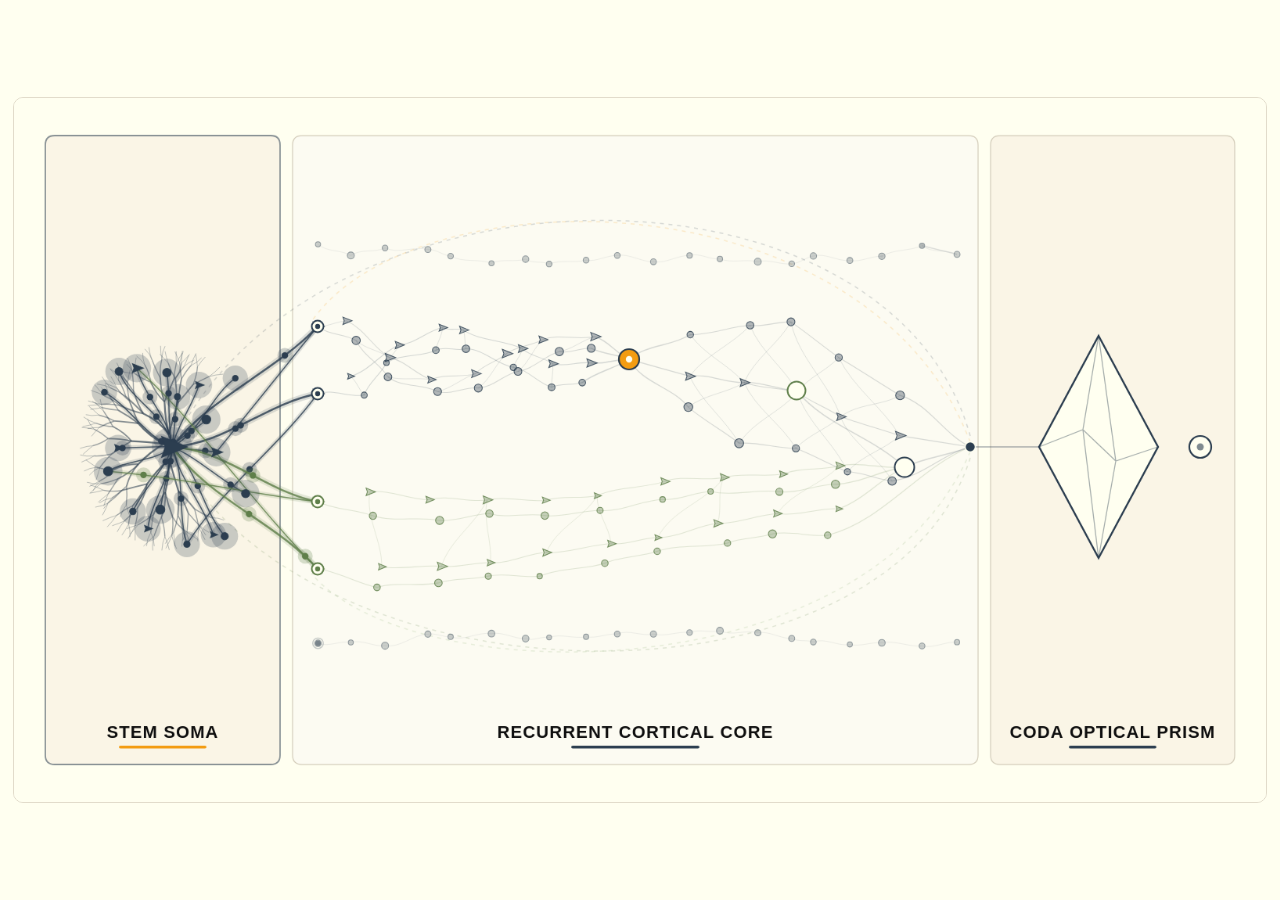
<file: figures/phase7_biophysics/explainers/living_cortical_loop.html>
<!doctype html>
<html lang="en">
<head>
  <meta charset="utf-8">
  <meta name="viewport" content="width=device-width, initial-scale=1">
  <title>The Living Cortical Loop</title>
  <style>
    :root {
      --ivory: #FFFFF0;
      --parchment: #F5EEDC;
      --onyx: #0F0F0F;
      --slate: #2C3E50;
      --mist: #808B90;
      --sage: #87A96B;
      --amber: #F39C12;
      --rule: #E2DCCB;
    }
    * {
      box-sizing: border-box;
      margin: 0;
      padding: 0;
    }
    html, body {
      width: 100%;
      height: 100%;
      background: var(--ivory);
      color: var(--onyx);
      overflow: hidden;
      display: flex;
      align-items: center;
      justify-content: center;
      font-family: -apple-system, BlinkMacSystemFont, "Segoe UI", Roboto, Helvetica, Arial, sans-serif;
      -webkit-font-smoothing: antialiased;
    }
    .stage-shell {
      position: relative;
      width: min(98vw, calc(98vh * 16 / 9));
      height: min(98vh, calc(98vw * 9 / 16));
      aspect-ratio: 16 / 9;
      background: var(--ivory);
      border: 1px solid var(--rule);
      border-radius: 10px;
      overflow: hidden;
    }
    canvas {
      display: block;
      width: 100%;
      height: 100%;
    }
  </style>
</head>
<body>
  <div class="stage-shell">
    <canvas id="cinema" aria-label="Looping animation of a recurrent transformer rendered as three biological circuit stages: Stem Soma, Recurrent Cortical Core, and Coda Optical Prism."></canvas>
  </div>

  <script>
    (function () {
      "use strict";

      var C = {
        ivory: "#FFFFF0",
        parchment: "#F5EEDC",
        parchmentSoft: "#FAF5E6",
        onyx: "#0F0F0F",
        slate: "#2C3E50",
        slateDeep: "#1E3447",
        mist: "#808B90",
        sage: "#87A96B",
        sageDeep: "#5F7F4A",
        amber: "#F39C12",
        rule: "#E2DCCB",
        ruleSoft: "#ECE7D8"
      };

      var W = 1600;
      var H = 900;
      var CYCLE_S = 15.0;

      /* Deterministic PRNG (Mulberry32) */
      function mulberry32(seed) {
        var a = seed >>> 0;
        return function () {
          a |= 0;
          a = (a + 0x6D2B79F5) | 0;
          var t = Math.imul(a ^ (a >>> 15), 1 | a);
          t = (t + Math.imul(t ^ (t >>> 7), 61 | t)) ^ t;
          return ((t ^ (t >>> 14)) >>> 0) / 4294967296;
        };
      }

      var rng = mulberry32(20260719);

      function clamp(v, lo, hi) {
        return v < lo ? lo : (v > hi ? hi : v);
      }

      function lerp(a, b, u) {
        return a + (b - a) * u;
      }

      function smoothstep(e0, e1, x) {
        var u = clamp((x - e0) / (e1 - e0), 0, 1);
        return u * u * (3 - 2 * u);
      }

      function pulseBell(t, center, width) {
        var d = (t - center) / width;
        return Math.exp(-0.5 * d * d);
      }

      function cubicPt(p0, p1, p2, p3, u) {
        var m = 1 - u;
        var m2 = m * m;
        var u2 = u * u;
        return {
          x: m2 * m * p0.x + 3 * m2 * u * p1.x + 3 * m * u2 * p2.x + u2 * u * p3.x,
          y: m2 * m * p0.y + 3 * m2 * u * p1.y + 3 * m * u2 * p2.y + u2 * u * p3.y
        };
      }

      function hexToRgba(hex, alpha) {
        var h = hex.replace("#", "");
        var r = parseInt(h.substring(0, 2), 16);
        var g = parseInt(h.substring(2, 4), 16);
        var b = parseInt(h.substring(4, 6), 16);
        return "rgba(" + r + "," + g + "," + b + "," + clamp(alpha, 0, 1).toFixed(4) + ")";
      }

      function roundRectPath(ctx, x, y, w, h, r) {
        ctx.beginPath();
        ctx.moveTo(x + r, y);
        ctx.lineTo(x + w - r, y);
        ctx.quadraticCurveTo(x + w, y, x + w, y + r);
        ctx.lineTo(x + w, y + h - r);
        ctx.quadraticCurveTo(x + w, y + h, x + w - r, y + h);
        ctx.lineTo(x + r, y + h);
        ctx.quadraticCurveTo(x, y + h, x, y + h - r);
        ctx.lineTo(x, y + r);
        ctx.quadraticCurveTo(x, y, x + r, y);
        ctx.closePath();
      }

      /* =========================================================================
         Three-Pillar Geometry: Stem Soma, Recurrent Cortical Core, Coda Prism
         ========================================================================= */
      var SOMA_CENTER = { x: 202, y: 446 };
      var COINCIDENCE = { x: 786, y: 334 };
      var HOP1_NODE   = { x: 1000, y: 374 };
      var HOP2_NODE   = { x: 1138, y: 472 };
      var CORE_EXIT   = { x: 1222, y: 446 };
      var PRISM_CX    = 1386;
      var PRISM_CY    = 446;
      var PRISM_IN    = { x: PRISM_CX - 76, y: PRISM_CY };
      var PRISM_OUT   = { x: PRISM_CX + 76, y: PRISM_CY };
      var FOCAL_OUT   = { x: 1516, y: 446 };

      var GATES = {
        Q:   { x: 388, y: 292 },
        K:   { x: 388, y: 378 },
        V:   { x: 388, y: 516 },
        MLP: { x: 388, y: 602 }
      };

      var neurons = [];
      var axons = [];
      var dendrites = [];
      var feedbackArcs = [];
      var noiseSparks = [];

      function addNeuron(x, y, zone, r, isPyramidal) {
        var n = {
          x: x,
          y: y,
          zone: zone,
          r: r,
          isPyramidal: !!isPyramidal,
          depthU: clamp((x - 380) / (1222 - 380), 0, 1)
        };
        neurons.push(n);
        return n;
      }

      function addAxon(fromPt, toPt, tract, curvature, weight) {
        var dx = toPt.x - fromPt.x;
        var dy = toPt.y - fromPt.y;
        var len = Math.hypot(dx, dy) || 1;
        var nx = -dy / len;
        var ny = dx / len;
        var bend = curvature * len * (0.26 + rng() * 0.16);
        var edge = {
          p0: { x: fromPt.x, y: fromPt.y },
          p1: { x: fromPt.x + dx * 0.33 + nx * bend, y: fromPt.y + dy * 0.33 + ny * bend },
          p2: { x: fromPt.x + dx * 0.67 - nx * bend * 0.55, y: fromPt.y + dy * 0.67 - ny * bend * 0.55 },
          p3: { x: toPt.x, y: toPt.y },
          tract: tract,
          weight: weight || 1.0,
          uStart: clamp((fromPt.x - 188) / (1222 - 188), 0, 1),
          uEnd: clamp((toPt.x - 188) / (1222 - 188), 0, 1),
          seed: rng()
        };
        axons.push(edge);
        return edge;
      }

      function buildDendriticTree(originX, originY, angleBase, spread, depth, len, list) {
        if (depth <= 0 || len < 7) return;
        var branches = depth >= 3 ? 3 : 2;
        for (var i = 0; i < branches; i++) {
          var frac = branches === 1 ? 0 : (i / (branches - 1) - 0.5);
          var ang = angleBase + frac * spread + (rng() - 0.5) * 0.30;
          var ex = originX + Math.cos(ang) * len;
          var ey = originY + Math.sin(ang) * len;
          var mx = (originX + ex) * 0.5 + (rng() - 0.5) * len * 0.22;
          var my = (originY + ey) * 0.5 + (rng() - 0.5) * len * 0.22;
          list.push({
            x0: originX, y0: originY,
            cx: mx, cy: my,
            x1: ex, y1: ey,
            depth: depth
          });
          buildDendriticTree(ex, ey, ang, spread * 0.80, depth - 1, len * (0.68 + rng() * 0.12), list);
        }
      }

      function buildCorticalTissue() {
        // 1. Stem Soma Pyramidal Cluster
        var stemRoot = addNeuron(SOMA_CENTER.x, SOMA_CENTER.y, "stem", 13.5, true);
        buildDendriticTree(SOMA_CENTER.x - 10, SOMA_CENTER.y - 4, Math.PI, 1.28, 4, 42, dendrites);
        buildDendriticTree(SOMA_CENTER.x - 4, SOMA_CENTER.y - 16, -Math.PI * 0.56, 1.12, 4, 42, dendrites);
        buildDendriticTree(SOMA_CENTER.x - 4, SOMA_CENTER.y + 16, Math.PI * 0.56, 1.12, 4, 42, dendrites);

        var stemCells = [stemRoot];
        for (var s = 0; s < 18; s++) {
          var ang = (s / 18) * Math.PI * 2 + (rng() - 0.5) * 0.28;
          var rad = 44 + rng() * 76;
          var sx = clamp(SOMA_CENTER.x + Math.cos(ang) * rad * 0.92, 74, 296);
          var sy = clamp(SOMA_CENTER.y + Math.sin(ang) * rad * 1.45, 224, 668);
          var sc = addNeuron(sx, sy, "stem", 3.6 + rng() * 2.4, s % 3 === 0);
          stemCells.push(sc);
          addAxon(stemRoot, sc, "stem", (rng() - 0.5) * 0.85, 0.88);
        }

        var gateKeys = ["Q", "K", "V", "MLP"];
        for (var gk = 0; gk < gateKeys.length; gk++) {
          var gKey = gateKeys[gk];
          var gPt = GATES[gKey];
          addAxon(stemRoot, gPt, "stem_to_" + gKey, (gk % 2 === 0 ? -0.28 : 0.28), 1.4);
          var feeder = stemCells[1 + ((gk * 4) % (stemCells.length - 1))];
          addAxon(feeder, gPt, "stem_to_" + gKey, (rng() - 0.5) * 0.5, 0.85);
        }

        // 2. Braided Upper Synaptic Tracts converging at Coincidence Junction
        var qNodes = [addNeuron(GATES.Q.x, GATES.Q.y, "Q", 5.8, true)];
        var kNodes = [addNeuron(GATES.K.x, GATES.K.y, "K", 5.8, true)];

        for (var col = 0; col < 7; col++) {
          var u = (col + 1) / 8;
          var bx = lerp(GATES.Q.x, COINCIDENCE.x, u);
          var braidAmp = (1 - u * 0.72) * 52;
          var braidPhase = u * Math.PI * 2.35;

          var qy = lerp(330, COINCIDENCE.y, u) - Math.cos(braidPhase) * braidAmp;
          var ky = lerp(342, COINCIDENCE.y, u) + Math.cos(braidPhase) * braidAmp;

          for (var j = 0; j < 2; j++) {
            qNodes.push(addNeuron(
              bx + (rng() - 0.5) * 26,
              qy + (j === 0 ? -12 : 12) + (rng() - 0.5) * 14,
              "Q", 3.5 + rng() * 2.0, j === 0
            ));
            kNodes.push(addNeuron(
              bx + (rng() - 0.5) * 26,
              ky + (j === 0 ? -12 : 12) + (rng() - 0.5) * 14,
              "K", 3.5 + rng() * 2.0, j === 0
            ));
          }
        }

        for (var qi = 0; qi < qNodes.length - 2; qi++) {
          addAxon(qNodes[qi], qNodes[qi + 2], "Q", (qi % 2 === 0 ? 0.34 : -0.34), 1.08);
          if (qi + 1 < qNodes.length && qi % 2 === 0) {
            addAxon(qNodes[qi], qNodes[qi + 1], "Q", 0.24, 0.72);
          }
        }
        addAxon(qNodes[qNodes.length - 2], COINCIDENCE, "Q", -0.24, 1.5);
        addAxon(qNodes[qNodes.length - 1], COINCIDENCE, "Q", 0.24, 1.5);

        for (var ki = 0; ki < kNodes.length - 2; ki++) {
          addAxon(kNodes[ki], kNodes[ki + 2], "K", (ki % 2 === 0 ? -0.34 : 0.34), 1.08);
          if (ki + 1 < kNodes.length && ki % 2 === 1) {
            addAxon(kNodes[ki], kNodes[ki + 1], "K", -0.24, 0.72);
          }
        }
        addAxon(kNodes[kNodes.length - 2], COINCIDENCE, "K", 0.24, 1.5);
        addAxon(kNodes[kNodes.length - 1], COINCIDENCE, "K", -0.24, 1.5);

        // Post-coincidence non-normal amplification fan
        var postNodes = [];
        for (var pc = 0; pc < 5; pc++) {
          var pu = (pc + 1) / 6;
          var px = lerp(COINCIDENCE.x + 20, CORE_EXIT.x - 36, pu);
          var pyCenter = pu < 0.52
            ? lerp(COINCIDENCE.y, HOP1_NODE.y, pu / 0.52)
            : lerp(HOP1_NODE.y, HOP2_NODE.y, (pu - 0.52) / 0.48);
          var fanSpread = 64 * Math.sin(pu * Math.PI) + 20;
          for (var pj = 0; pj < 3; pj++) {
            var offset = (pj - 1) * fanSpread + (rng() - 0.5) * 18;
            postNodes.push(addNeuron(
              px + (rng() - 0.5) * 20,
              pyCenter + offset,
              "QK_post", 3.6 + rng() * 2.2, pj === 1
            ));
          }
        }

        for (var p0 = 0; p0 < 3; p0++) {
          addAxon(COINCIDENCE, postNodes[p0], "QK_post", (p0 - 1) * 0.34, 1.4);
        }
        for (var pi = 0; pi < postNodes.length - 3; pi++) {
          addAxon(postNodes[pi], postNodes[pi + 3], "QK_post", (rng() - 0.5) * 0.48, 1.12);
          if (pi % 3 !== 2 && pi + 4 < postNodes.length) {
            addAxon(postNodes[pi], postNodes[pi + 4], "QK_post", 0.26, 0.76);
          }
          if (pi % 3 !== 0 && pi + 2 < postNodes.length) {
            addAxon(postNodes[pi], postNodes[pi + 2], "QK_post", -0.26, 0.76);
          }
        }
        addAxon(postNodes[4], HOP1_NODE, "QK_post", -0.18, 1.35);
        addAxon(postNodes[7], HOP1_NODE, "QK_post", 0.18, 1.35);
        addAxon(HOP1_NODE, HOP2_NODE, "relay_hop", 0.22, 1.6);
        for (var pe = postNodes.length - 3; pe < postNodes.length; pe++) {
          addAxon(postNodes[pe], CORE_EXIT, "QK_post", (pe % 3 - 1) * 0.28, 1.28);
        }
        addAxon(HOP2_NODE, CORE_EXIT, "relay_hop", -0.12, 1.7);

        // 3. Parallel Twin Backup Tracts (Sage Green)
        var vNodes = [addNeuron(GATES.V.x, GATES.V.y, "V", 5.6, true)];
        var mNodes = [addNeuron(GATES.MLP.x, GATES.MLP.y, "MLP", 5.6, true)];

        for (var vc = 0; vc < 9; vc++) {
          var vu = (vc + 1) / 10;
          var vx = lerp(GATES.V.x, HOP2_NODE.x - 18, vu);
          var vy = lerp(516, 492, vu) + Math.sin(vu * Math.PI * 1.5) * 16;
          var my = lerp(602, 554, vu) + Math.sin(vu * Math.PI * 1.5 + 0.5) * 16;

          for (var vj = 0; vj < 2; vj++) {
            vNodes.push(addNeuron(
              vx + (rng() - 0.5) * 24,
              vy + (vj === 0 ? -12 : 12) + (rng() - 0.5) * 12,
              "V", 3.4 + rng() * 1.9, vj === 0
            ));
            mNodes.push(addNeuron(
              vx + (rng() - 0.5) * 24,
              my + (vj === 0 ? -12 : 12) + (rng() - 0.5) * 12,
              "MLP", 3.4 + rng() * 1.9, vj === 0
            ));
          }
        }

        for (var vi = 0; vi < vNodes.length - 2; vi++) {
          addAxon(vNodes[vi], vNodes[vi + 2], "V", (vi % 2 === 0 ? 0.22 : -0.22), 1.08);
          if (vi % 4 === 1 && vi < mNodes.length) {
            addAxon(vNodes[vi], mNodes[vi], "V_MLP_bridge", 0.32, 0.76);
          }
        }
        for (var mi = 0; mi < mNodes.length - 2; mi++) {
          addAxon(mNodes[mi], mNodes[mi + 2], "MLP", (mi % 2 === 0 ? -0.22 : 0.22), 1.08);
          if (mi % 4 === 3 && mi + 2 < vNodes.length) {
            addAxon(mNodes[mi], vNodes[mi + 2], "V_MLP_bridge", -0.32, 0.76);
          }
        }
        addAxon(vNodes[vNodes.length - 2], HOP2_NODE, "V", -0.22, 1.38);
        addAxon(vNodes[vNodes.length - 1], HOP2_NODE, "V", 0.18, 1.38);
        addAxon(mNodes[mNodes.length - 2], HOP2_NODE, "MLP", 0.24, 1.38);
        addAxon(mNodes[mNodes.length - 1], CORE_EXIT, "MLP", 0.32, 1.24);

        // 4. Inhibitory Interneuron Halo (Perimeter quenching random sparks)
        var inhibTop = [];
        var inhibBot = [];
        for (var it = 0; it < 20; it++) {
          var iu = it / 19;
          var ix = lerp(396, 1198, iu) + (rng() - 0.5) * 16;
          var iyTop = 194 + Math.sin(iu * Math.PI) * 14 + (rng() - 0.5) * 16;
          var iyBot = 698 - Math.sin(iu * Math.PI) * 14 + (rng() - 0.5) * 16;
          inhibTop.push(addNeuron(ix, iyTop, "inhib", 3.1 + rng() * 1.4, false));
          inhibBot.push(addNeuron(ix, iyBot, "inhib", 3.1 + rng() * 1.4, false));
        }

        function wireHalo(list) {
          for (var i = 0; i < list.length - 1; i++) {
            addAxon(list[i], list[i + 1], "inhib", (i % 2 === 0 ? 0.35 : -0.35), 0.65);
          }
        }
        wireHalo(inhibTop);
        wireHalo(inhibBot);

        var allInhib = inhibTop.concat(inhibBot);
        var sparkCount = 36;
        for (var sp = 0; sp < sparkCount; sp++) {
          var originIdx = Math.floor(rng() * allInhib.length);
          var isTop = originIdx < inhibTop.length;
          var localList = isTop ? inhibTop : inhibBot;
          var localIdx = isTop ? originIdx : (originIdx - inhibTop.length);
          var dir = (rng() > 0.5 ? 1 : -1);
          var hop1Idx = clamp(localIdx + dir, 0, localList.length - 1);
          var hop2Idx = clamp(localIdx + dir * 2, 0, localList.length - 1);
          noiseSparks.push({
            t0: (sp / sparkCount) * CYCLE_S + rng() * 0.25,
            dur: 0.75 + rng() * 0.28,
            n0: localList[localIdx],
            n1: localList[hop1Idx],
            n2: localList[hop2Idx],
            damping: 0.22 + rng() * 0.36
          });
        }

        // 5. Sweeping Recurrent Feedback Arcs (Core Exit back to Soma & Synaptic Gates)
        feedbackArcs.push({
          p0: { x: CORE_EXIT.x, y: CORE_EXIT.y - 14 },
          p1: { x: 1120, y: 68 },
          p2: { x: 420,  y: 66 },
          p3: { x: SOMA_CENTER.x + 14, y: SOMA_CENTER.y - 28 },
          target: "upper",
          color: C.slate
        });
        feedbackArcs.push({
          p0: { x: CORE_EXIT.x, y: CORE_EXIT.y - 6 },
          p1: { x: 1090, y: 94 },
          p2: { x: 510,  y: 96 },
          p3: { x: GATES.Q.x - 8, y: GATES.Q.y - 6 },
          target: "Q_gate",
          color: C.amber
        });
        feedbackArcs.push({
          p0: { x: CORE_EXIT.x, y: CORE_EXIT.y + 14 },
          p1: { x: 1120, y: 786 },
          p2: { x: 420,  y: 788 },
          p3: { x: SOMA_CENTER.x + 14, y: SOMA_CENTER.y + 28 },
          target: "lower",
          color: C.sageDeep
        });
        feedbackArcs.push({
          p0: { x: CORE_EXIT.x, y: CORE_EXIT.y + 6 },
          p1: { x: 1090, y: 762 },
          p2: { x: 510,  y: 760 },
          p3: { x: GATES.MLP.x - 8, y: GATES.MLP.y + 6 },
          target: "MLP_gate",
          color: C.sage
        });

        // 6. Bridge from Core Exit into Coda Optical Prism
        addAxon(CORE_EXIT, PRISM_IN, "coda_entry", 0.0, 2.0);
      }

      /* =========================================================================
         15-Second Seamless Biophysical Choreography
         ========================================================================= */
      function getWavefronts(t) {
        var stemWave  = smoothstep(0.05, 1.95, t) * (1 - smoothstep(2.0, 2.55, t));
        var pass1U    = (t >= 1.85 && t <= 5.0) ? clamp((t - 1.85) / 2.9, 0, 1) : -1;
        var pass2U    = (t >= 5.10 && t <= 9.4) ? clamp((t - 5.10) / 3.9, 0, 1) : -1;
        var pass3U    = (t >= 9.50 && t <= 12.6) ? clamp((t - 9.50) / 2.9, 0, 1) : -1;

        var reset1 = (t >= 4.80 && t <= 5.85) ? clamp((t - 4.80) / 1.0, 0, 1) : -1;
        var reset2 = (t >= 9.20 && t <= 10.25) ? clamp((t - 9.20) / 1.0, 0, 1) : -1;

        var fb1 = (t >= 4.15 && t <= 5.20) ? clamp((t - 4.15) / 1.0, 0, 1) : -1;
        var fb2 = (t >= 8.55 && t <= 9.60) ? clamp((t - 8.55) / 1.0, 0, 1) : -1;

        var coincidenceGlow =
          0.20 * pulseBell(t, 3.3, 0.5)
          + 1.00 * smoothstep(5.85, 6.55, t) * (1 - smoothstep(8.6, 9.35, t))
          + 0.45 * smoothstep(10.1, 10.7, t) * (1 - smoothstep(12.0, 12.55, t));

        var hop1Glow =
          0.32 * smoothstep(2.3, 3.5, t) * (1 - 0.35 * smoothstep(4.5, 5.0, t))
          + 0.72 * smoothstep(5.6, 7.1, t) * (1 - smoothstep(9.2, 10.6, t));

        var hop2Glow =
          0.98 * smoothstep(9.75, 11.6, t) * (1 - smoothstep(14.1, 14.9, t));

        var codaBloom = smoothstep(12.35, 12.95, t) * (1 - smoothstep(14.05, 14.92, t));

        var foilSpark = smoothstep(2.6, 3.3, t) * (1 - smoothstep(4.85, 5.05, t));

        var activeZone = 0;
        if (t >= 12.35) activeZone = 2;
        else if (t >= 1.85) activeZone = 1;

        return {
          stemWave: stemWave,
          pass1U: pass1U,
          pass2U: pass2U,
          pass3U: pass3U,
          reset1: reset1,
          reset2: reset2,
          fb1: fb1,
          fb2: fb2,
          coincidenceGlow: clamp(coincidenceGlow, 0, 1),
          hop1Glow: clamp(hop1Glow, 0, 1),
          hop2Glow: clamp(hop2Glow, 0, 1),
          codaBloom: clamp(codaBloom, 0, 1),
          foilSpark: clamp(foilSpark, 0, 1),
          activeZone: activeZone
        };
      }

      /* =========================================================================
         Minimal Three-Chamber Backdrop & Quiet Labels
         ========================================================================= */
      function drawThreeChambers(ctx, wf) {
        var chambers = [
          { x: 40,   y: 48, w: 300, h: 804, title: "STEM SOMA",               idx: 0 },
          { x: 356,  y: 48, w: 876, h: 804, title: "RECURRENT CORTICAL CORE", idx: 1 },
          { x: 1248, y: 48, w: 312, h: 804, title: "CODA OPTICAL PRISM",      idx: 2 }
        ];

        for (var i = 0; i < chambers.length; i++) {
          var ch = chambers[i];
          var isAct = wf.activeZone === ch.idx || (ch.idx === 0 && (wf.reset1 >= 0 || wf.reset2 >= 0));

          roundRectPath(ctx, ch.x, ch.y, ch.w, ch.h, 12);
          ctx.fillStyle = i === 1 ? "#FCFBF2" : C.parchmentSoft;
          ctx.fill();
          ctx.strokeStyle = isAct ? hexToRgba(C.slate, 0.55) : "#D5CEBC";
          ctx.lineWidth = isAct ? 1.8 : 1.25;
          ctx.stroke();

          var cx = ch.x + ch.w * 0.5;
          var labelY = ch.y + ch.h - 34;

          ctx.textAlign = "center";
          ctx.fillStyle = C.onyx;
          ctx.font = "800 22px -apple-system, BlinkMacSystemFont, 'Segoe UI', Roboto, Helvetica, Arial, sans-serif";
          ctx.letterSpacing = "0.05em";
          ctx.fillText(ch.title, cx, labelY);
          ctx.letterSpacing = "0px";

          var barW = i === 1 ? 164 : 112;
          roundRectPath(ctx, cx - barW * 0.5, labelY + 10, barW, 3.5, 2);
          ctx.fillStyle = isAct ? C.amber : C.slate;
          ctx.fill();
        }
      }

      function drawFeedbackArcs(ctx, wf) {
        for (var i = 0; i < feedbackArcs.length; i++) {
          var a = feedbackArcs[i];
          ctx.beginPath();
          ctx.moveTo(a.p0.x, a.p0.y);
          ctx.bezierCurveTo(a.p1.x, a.p1.y, a.p2.x, a.p2.y, a.p3.x, a.p3.y);
          ctx.strokeStyle = hexToRgba(a.color, 0.18);
          ctx.lineWidth = 1.5;
          ctx.setLineDash([5, 6]);
          ctx.stroke();
          ctx.setLineDash([]);

          var activeFb = wf.fb1 >= 0 ? wf.fb1 : (wf.fb2 >= 0 ? wf.fb2 : -1);
          if (activeFb >= 0) {
            var isPass2Fb = wf.fb2 >= 0;
            for (var p = 0; p < 3; p++) {
              var u = activeFb - p * 0.11;
              if (u >= 0 && u <= 1) {
                var pt = cubicPt(a.p0, a.p1, a.p2, a.p3, u);
                var pColor = isPass2Fb
                  ? (a.target === "Q_gate" ? C.amber : C.sageDeep)
                  : (a.target === "upper" || a.target === "Q_gate" ? C.slate : C.sage);
                ctx.beginPath();
                ctx.arc(pt.x, pt.y, 8.5, 0, Math.PI * 2);
                ctx.fillStyle = hexToRgba(pColor, 0.24);
                ctx.fill();

                ctx.beginPath();
                ctx.arc(pt.x, pt.y, 3.8, 0, Math.PI * 2);
                ctx.fillStyle = pColor;
                ctx.fill();
              }
            }
          }
        }
      }

      function drawDendrites(ctx, wf) {
        var stemGlow = 0.26 + 0.58 * wf.stemWave
          + (wf.reset1 >= 0 ? 0.48 * (1 - wf.reset1) : 0)
          + (wf.reset2 >= 0 ? 0.48 * (1 - wf.reset2) : 0);

        for (var i = 0; i < dendrites.length; i++) {
          var d = dendrites[i];
          ctx.beginPath();
          ctx.moveTo(d.x0, d.y0);
          ctx.quadraticCurveTo(d.cx, d.cy, d.x1, d.y1);
          ctx.strokeStyle = hexToRgba(C.slate, clamp(stemGlow * (0.24 + d.depth * 0.16), 0.12, 0.82));
          ctx.lineWidth = 0.55 + d.depth * 0.42;
          ctx.stroke();
        }
      }

      function axonActivity(edge, wf) {
        var tr = edge.tract;
        var midU = (edge.uStart + edge.uEnd) * 0.5;
        var level = 0;
        var color = C.slate;

        if (tr === "stem" || tr.indexOf("stem_to_") === 0) {
          level = 0.14 + 0.86 * wf.stemWave;
          if (wf.reset1 >= 0) level = Math.max(level, 0.72 * (1 - wf.reset1));
          if (wf.reset2 >= 0) level = Math.max(level, 0.72 * (1 - wf.reset2));
          color = tr.indexOf("V") >= 0 || tr.indexOf("MLP") >= 0 ? C.sageDeep : C.slate;
        } else if (tr === "Q" || tr === "K") {
          color = tr === "Q" ? C.slate : C.slateDeep;
          if (wf.pass1U >= 0) level = Math.max(level, 0.55 * pulseBell(midU, wf.pass1U, 0.16));
          if (wf.pass2U >= 0) {
            var p2 = pulseBell(midU, wf.pass2U, 0.19);
            level = Math.max(level, 0.98 * p2);
            if (p2 > 0.35) color = C.amber;
          }
          if (wf.pass3U >= 0) level = Math.max(level, 0.62 * pulseBell(midU, wf.pass3U, 0.16));
        } else if (tr === "QK_post" || tr === "relay_hop") {
          color = C.slate;
          if (wf.pass1U >= 0) level = Math.max(level, 0.42 * pulseBell(midU, wf.pass1U, 0.16));
          if (wf.pass2U >= 0) {
            var ign = pulseBell(midU, wf.pass2U, 0.22);
            level = Math.max(level, 1.0 * ign);
            if (ign > 0.22) color = C.amber;
          }
          if (wf.pass3U >= 0) {
            var rel = pulseBell(midU, wf.pass3U, 0.20);
            level = Math.max(level, 0.95 * rel);
            if (rel > 0.28) color = tr === "relay_hop" ? C.amber : C.sageDeep;
          }
        } else if (tr === "V" || tr === "MLP" || tr === "V_MLP_bridge") {
          color = C.sageDeep;
          if (wf.pass1U >= 0) level = Math.max(level, 0.62 * pulseBell(midU, wf.pass1U, 0.18));
          if (wf.pass2U >= 0) level = Math.max(level, 0.45 * pulseBell(midU, wf.pass2U, 0.18));
          if (wf.pass3U >= 0) {
            level = Math.max(level, 0.98 * pulseBell(midU, wf.pass3U, 0.21));
            color = C.sage;
          }
        } else if (tr === "inhib") {
          color = C.mist;
          level = 0.08;
        } else if (tr === "coda_entry") {
          color = wf.codaBloom > 0.15 ? C.amber : C.slate;
          level = Math.max(0.18, wf.codaBloom);
        }

        return { level: clamp(level, 0, 1), color: color };
      }

      function drawAxonsAndPackets(ctx, t, wf) {
        for (var i = 0; i < axons.length; i++) {
          var e = axons[i];
          var act = axonActivity(e, wf);
          var baseAlpha = e.tract === "inhib" ? 0.14 : 0.18;
          var strokeAlpha = clamp(baseAlpha + act.level * 0.68, 0.11, 0.92);

          if (act.level > 0.45 && e.tract !== "inhib") {
            ctx.beginPath();
            ctx.moveTo(e.p0.x, e.p0.y);
            ctx.bezierCurveTo(e.p1.x, e.p1.y, e.p2.x, e.p2.y, e.p3.x, e.p3.y);
            ctx.strokeStyle = hexToRgba(act.color, (act.level - 0.35) * 0.28);
            ctx.lineWidth = (e.weight * 4.0) + 2.5;
            ctx.stroke();
          }

          ctx.beginPath();
          ctx.moveTo(e.p0.x, e.p0.y);
          ctx.bezierCurveTo(e.p1.x, e.p1.y, e.p2.x, e.p2.y, e.p3.x, e.p3.y);
          ctx.strokeStyle = hexToRgba(act.color, strokeAlpha);
          ctx.lineWidth = e.weight * (0.95 + act.level * 0.92);
          ctx.stroke();

          if (act.level > 0.28 && e.tract !== "inhib") {
            var speed = e.tract === "QK_post" && wf.pass2U >= 0 ? 1.55 : 1.15;
            var uPacket = (t * speed + e.seed * 3.7) % 1.0;
            var pt = cubicPt(e.p0, e.p1, e.p2, e.p3, uPacket);
            var rCore = 2.1 + act.level * 2.2;

            ctx.beginPath();
            ctx.arc(pt.x, pt.y, rCore * 2.3, 0, Math.PI * 2);
            ctx.fillStyle = hexToRgba(act.color, act.level * 0.26);
            ctx.fill();

            ctx.beginPath();
            ctx.arc(pt.x, pt.y, rCore, 0, Math.PI * 2);
            ctx.fillStyle = act.color;
            ctx.fill();
          }
        }
      }

      function drawInhibitoryNoiseQuenching(ctx, t) {
        for (var i = 0; i < noiseSparks.length; i++) {
          var sp = noiseSparks[i];
          var dt = (t - sp.t0 + CYCLE_S) % CYCLE_S;
          if (dt > sp.dur) continue;

          var u = dt / sp.dur;
          if (u < 0.55) {
            var a0 = Math.sin((u / 0.55) * Math.PI);
            ctx.beginPath();
            ctx.arc(sp.n0.x, sp.n0.y, 4 + u * 15, 0, Math.PI * 2);
            ctx.strokeStyle = hexToRgba(C.mist, a0 * 0.52);
            ctx.lineWidth = 1.4;
            ctx.stroke();

            ctx.beginPath();
            ctx.arc(sp.n0.x, sp.n0.y, 3.6, 0, Math.PI * 2);
            ctx.fillStyle = hexToRgba(C.slate, a0 * 0.75);
            ctx.fill();
          }
          if (u >= 0.22 && u < 0.78) {
            var u1 = (u - 0.22) / 0.56;
            var a1 = Math.sin(u1 * Math.PI) * sp.damping;
            ctx.beginPath();
            ctx.moveTo(sp.n0.x, sp.n0.y);
            ctx.lineTo(sp.n1.x, sp.n1.y);
            ctx.strokeStyle = hexToRgba(C.mist, a1 * 0.72);
            ctx.lineWidth = 1.4;
            ctx.stroke();

            ctx.beginPath();
            ctx.arc(sp.n1.x, sp.n1.y, 3.0 * sp.damping + 1.4, 0, Math.PI * 2);
            ctx.fillStyle = hexToRgba(C.mist, a1 * 0.82);
            ctx.fill();
          }
          if (u >= 0.48 && u <= 1.0) {
            var u2 = (u - 0.48) / 0.52;
            var a2 = Math.sin(u2 * Math.PI) * sp.damping * sp.damping * 0.82;
            ctx.beginPath();
            ctx.arc(sp.n2.x, sp.n2.y, 2.2, 0, Math.PI * 2);
            ctx.fillStyle = hexToRgba(C.mist, a2);
            ctx.fill();
          }
        }
      }

      function drawNeurons(ctx, wf) {
        for (var i = 0; i < neurons.length; i++) {
          var n = neurons[i];
          var glow = 0;
          var fill = C.slate;
          var stroke = C.slate;

          if (n.zone === "stem") {
            glow = 0.22 + 0.78 * wf.stemWave;
            if (wf.reset1 >= 0) glow = Math.max(glow, 0.88 * (1 - wf.reset1));
            if (wf.reset2 >= 0) glow = Math.max(glow, 0.88 * (1 - wf.reset2));
            fill = C.slate;
          } else if (n.zone === "Q" || n.zone === "K") {
            fill = n.zone === "Q" ? C.slate : C.slateDeep;
            if (wf.pass1U >= 0) glow = Math.max(glow, 0.52 * pulseBell(n.depthU, wf.pass1U, 0.14));
            if (wf.pass2U >= 0) {
              var p2 = pulseBell(n.depthU, wf.pass2U, 0.18);
              glow = Math.max(glow, p2);
              if (p2 > 0.35) fill = C.amber;
            }
            if (wf.pass3U >= 0) glow = Math.max(glow, 0.55 * pulseBell(n.depthU, wf.pass3U, 0.15));
          } else if (n.zone === "QK_post") {
            fill = C.slate;
            if (wf.pass1U >= 0) glow = Math.max(glow, 0.40 * pulseBell(n.depthU, wf.pass1U, 0.15));
            if (wf.pass2U >= 0) {
              var ig = pulseBell(n.depthU, wf.pass2U, 0.20);
              glow = Math.max(glow, ig);
              if (ig > 0.22) fill = C.amber;
            }
            if (wf.pass3U >= 0) {
              var rl = pulseBell(n.depthU, wf.pass3U, 0.18);
              glow = Math.max(glow, rl);
              if (rl > 0.30) fill = C.sageDeep;
            }
          } else if (n.zone === "V" || n.zone === "MLP") {
            fill = C.sageDeep;
            stroke = C.sageDeep;
            if (wf.pass1U >= 0) glow = Math.max(glow, 0.58 * pulseBell(n.depthU, wf.pass1U, 0.16));
            if (wf.pass2U >= 0) glow = Math.max(glow, 0.38 * pulseBell(n.depthU, wf.pass2U, 0.16));
            if (wf.pass3U >= 0) {
              glow = Math.max(glow, 0.95 * pulseBell(n.depthU, wf.pass3U, 0.19));
              fill = C.sage;
            }
          } else if (n.zone === "inhib") {
            fill = C.mist;
            stroke = C.mist;
            glow = 0.08;
          }

          if (glow > 0.2) {
            ctx.beginPath();
            ctx.arc(n.x, n.y, n.r + 4 + glow * 9, 0, Math.PI * 2);
            ctx.fillStyle = hexToRgba(fill, glow * 0.25);
            ctx.fill();
          }

          ctx.beginPath();
          if (n.isPyramidal) {
            var rr = n.r * 1.18;
            ctx.moveTo(n.x + rr * 1.25, n.y);
            ctx.lineTo(n.x - rr * 0.85, n.y - rr * 0.85);
            ctx.lineTo(n.x - rr * 0.55, n.y);
            ctx.lineTo(n.x - rr * 0.85, n.y + rr * 0.85);
            ctx.closePath();
          } else {
            ctx.arc(n.x, n.y, n.r, 0, Math.PI * 2);
          }

          ctx.fillStyle = glow > 0.45 ? fill : hexToRgba(fill, 0.36 + glow * 0.55);
          ctx.fill();
          ctx.strokeStyle = fill === C.amber ? C.slate : hexToRgba(stroke, 0.85);
          ctx.lineWidth = fill === C.amber ? 1.8 : 1.05;
          ctx.stroke();
        }
      }

      function drawSculpturalHubs(ctx, wf) {
        // 1. Somatic Reset Concentric Rings around Stem Soma
        var resets = [wf.reset1, wf.reset2];
        for (var i = 0; i < resets.length; i++) {
          var rU = resets[i];
          if (rU >= 0) {
            var rad = 20 + rU * 116;
            var alpha = (1 - rU) * 0.88;
            ctx.beginPath();
            ctx.arc(SOMA_CENTER.x, SOMA_CENTER.y, rad, 0, Math.PI * 2);
            ctx.strokeStyle = hexToRgba(C.amber, alpha);
            ctx.lineWidth = 3.2 * (1 - rU * 0.5);
            ctx.stroke();

            ctx.beginPath();
            ctx.arc(SOMA_CENTER.x, SOMA_CENTER.y, rad * 0.72, 0, Math.PI * 2);
            ctx.strokeStyle = hexToRgba(C.slate, alpha * 0.82);
            ctx.lineWidth = 1.8;
            ctx.stroke();
          }
        }

        // Stray off-axis spark extinguished by Somatic Reset #1 (pure visual, zero text)
        if (wf.foilSpark > 0.02) {
          var fx = SOMA_CENTER.x + 68;
          var fy = SOMA_CENTER.y - 88;
          ctx.beginPath();
          ctx.arc(fx, fy, 12 * wf.foilSpark, 0, Math.PI * 2);
          ctx.fillStyle = hexToRgba(C.mist, wf.foilSpark * 0.26);
          ctx.fill();

          ctx.beginPath();
          ctx.arc(fx, fy, 4.2, 0, Math.PI * 2);
          ctx.fillStyle = hexToRgba(C.mist, wf.foilSpark * 0.88);
          ctx.fill();
        }

        // 2. Four Sculptural Synaptic Entry Boutons at Left Edge of Core
        var gateKeys = ["Q", "K", "V", "MLP"];
        for (var g = 0; g < gateKeys.length; g++) {
          var gk = gateKeys[g];
          var gp = GATES[gk];
          var isUpper = (gk === "Q" || gk === "K");
          ctx.beginPath();
          ctx.arc(gp.x, gp.y, 7.5, 0, Math.PI * 2);
          ctx.fillStyle = C.ivory;
          ctx.fill();
          ctx.strokeStyle = isUpper ? C.slate : C.sageDeep;
          ctx.lineWidth = 2.0;
          ctx.stroke();

          ctx.beginPath();
          ctx.arc(gp.x, gp.y, 3.2, 0, Math.PI * 2);
          ctx.fillStyle = isUpper ? C.slate : C.sageDeep;
          ctx.fill();
        }

        // 3. Focal Golden Orange Coincidence Synapse (2 px Blue Slate outline)
        var cg = wf.coincidenceGlow;
        if (cg > 0.1) {
          if (wf.pass2U >= 0.35 && wf.pass2U <= 0.96) {
            var wu = (wf.pass2U - 0.35) / 0.61;
            ctx.beginPath();
            ctx.arc(COINCIDENCE.x, COINCIDENCE.y, 22 + wu * 168, 0, Math.PI * 2);
            ctx.strokeStyle = hexToRgba(C.amber, (1 - wu) * 0.62);
            ctx.lineWidth = 2.8 * (1 - wu * 0.5);
            ctx.stroke();
          }
          ctx.beginPath();
          ctx.arc(COINCIDENCE.x, COINCIDENCE.y, 20 + cg * 24, 0, Math.PI * 2);
          ctx.fillStyle = hexToRgba(C.amber, cg * 0.28);
          ctx.fill();
        }

        ctx.beginPath();
        ctx.arc(COINCIDENCE.x, COINCIDENCE.y, 13 + cg * 3.5, 0, Math.PI * 2);
        ctx.fillStyle = C.amber;
        ctx.fill();
        ctx.strokeStyle = C.slate;
        ctx.lineWidth = 2.2;
        ctx.stroke();

        ctx.beginPath();
        ctx.arc(COINCIDENCE.x, COINCIDENCE.y, 4.2, 0, Math.PI * 2);
        ctx.fillStyle = C.ivory;
        ctx.fill();

        // 4. Sculptural Relay Hubs (Hop-1 and Hop-2 neural ensembles, zero text)
        var h1 = wf.hop1Glow;
        if (h1 > 0.12) {
          ctx.beginPath();
          ctx.arc(HOP1_NODE.x, HOP1_NODE.y, 16 + h1 * 18, 0, Math.PI * 2);
          ctx.fillStyle = hexToRgba(C.sage, h1 * 0.30);
          ctx.fill();
        }
        ctx.beginPath();
        ctx.arc(HOP1_NODE.x, HOP1_NODE.y, 11.5, 0, Math.PI * 2);
        ctx.fillStyle = h1 > 0.5 ? C.sage : C.ivory;
        ctx.fill();
        ctx.strokeStyle = C.sageDeep;
        ctx.lineWidth = 2.0;
        ctx.stroke();

        var h2 = wf.hop2Glow;
        if (h2 > 0.12) {
          ctx.beginPath();
          ctx.arc(HOP2_NODE.x, HOP2_NODE.y, 18 + h2 * 22, 0, Math.PI * 2);
          ctx.fillStyle = hexToRgba(C.amber, h2 * 0.30);
          ctx.fill();
        }
        ctx.beginPath();
        ctx.arc(HOP2_NODE.x, HOP2_NODE.y, 12.5, 0, Math.PI * 2);
        ctx.fillStyle = h2 > 0.45 ? C.amber : C.ivory;
        ctx.fill();
        ctx.strokeStyle = C.slate;
        ctx.lineWidth = 2.0;
        ctx.stroke();

        // Core Exit convergence node
        ctx.beginPath();
        ctx.arc(CORE_EXIT.x, CORE_EXIT.y, 6.5, 0, Math.PI * 2);
        ctx.fillStyle = wf.codaBloom > 0.15 ? C.amber : C.slate;
        ctx.fill();
        ctx.strokeStyle = C.ivory;
        ctx.lineWidth = 1.5;
        ctx.stroke();
      }

      function drawCodaPrism(ctx, wf) {
        var b = wf.codaBloom;

        var cx = PRISM_CX;
        var cy = PRISM_CY;
        var pTop   = { x: cx,      y: cy - 142 };
        var pLeft  = { x: cx - 76, y: cy };
        var pBot   = { x: cx,      y: cy + 142 };
        var pRight = { x: cx + 76, y: cy };
        var pMidL  = { x: cx - 20, y: cy - 22 };
        var pMidR  = { x: cx + 22, y: cy + 18 };

        // Luminous optical refraction rays & concentric bloom when wavefront arrives
        if (b > 0.02) {
          ctx.beginPath();
          ctx.arc(cx + 18, cy, 56 + b * 112, 0, Math.PI * 2);
          ctx.fillStyle = hexToRgba(C.amber, b * 0.15);
          ctx.fill();

          ctx.beginPath();
          ctx.arc(cx + 18, cy, 36 + b * 74, 0, Math.PI * 2);
          ctx.strokeStyle = hexToRgba(C.amber, b * 0.52);
          ctx.lineWidth = 2.2;
          ctx.stroke();

          var rayOffsets = [-68, -34, 0, 34, 68];
          for (var r = 0; r < rayOffsets.length; r++) {
            var ry = cy + rayOffsets[r];
            var rayColor = r === 2 ? C.amber : (r % 2 === 0 ? C.slate : C.sage);
            ctx.beginPath();
            ctx.moveTo(pRight.x - 10, cy + rayOffsets[r] * 0.24);
            ctx.lineTo(FOCAL_OUT.x, cy + rayOffsets[r] * 0.06);
            ctx.strokeStyle = hexToRgba(rayColor, b * (r === 2 ? 0.94 : 0.58));
            ctx.lineWidth = r === 2 ? 4.2 : 2.0;
            ctx.stroke();
          }
        }

        // Faceted optical crystal body
        ctx.beginPath();
        ctx.moveTo(pTop.x, pTop.y);
        ctx.lineTo(pRight.x, pRight.y);
        ctx.lineTo(pBot.x, pBot.y);
        ctx.lineTo(pLeft.x, pLeft.y);
        ctx.closePath();
        ctx.fillStyle = b > 0.12 ? hexToRgba(C.amber, 0.10 + b * 0.22) : C.ivory;
        ctx.fill();
        ctx.strokeStyle = C.slate;
        ctx.lineWidth = 2.4;
        ctx.stroke();

        // Internal crystal facet planes
        ctx.beginPath();
        ctx.moveTo(pTop.x, pTop.y);
        ctx.lineTo(pMidL.x, pMidL.y);
        ctx.lineTo(pBot.x, pBot.y);
        ctx.moveTo(pTop.x, pTop.y);
        ctx.lineTo(pMidR.x, pMidR.y);
        ctx.lineTo(pBot.x, pBot.y);
        ctx.moveTo(pLeft.x, pLeft.y);
        ctx.lineTo(pMidL.x, pMidL.y);
        ctx.lineTo(pMidR.x, pMidR.y);
        ctx.lineTo(pRight.x, pRight.y);
        ctx.strokeStyle = hexToRgba(C.slate, 0.42 + b * 0.45);
        ctx.lineWidth = 1.3;
        ctx.stroke();

        // Coherent Refracted Output Focal Node (pure sculptural light, zero text)
        if (b > 0.08) {
          ctx.beginPath();
          ctx.arc(FOCAL_OUT.x, FOCAL_OUT.y, 18 + b * 24, 0, Math.PI * 2);
          ctx.fillStyle = hexToRgba(C.amber, b * 0.30);
          ctx.fill();
        }

        ctx.beginPath();
        ctx.arc(FOCAL_OUT.x, FOCAL_OUT.y, 14, 0, Math.PI * 2);
        ctx.fillStyle = b > 0.25 ? C.amber : C.ivory;
        ctx.fill();
        ctx.strokeStyle = C.slate;
        ctx.lineWidth = 2.2;
        ctx.stroke();

        ctx.beginPath();
        ctx.arc(FOCAL_OUT.x, FOCAL_OUT.y, 4.5, 0, Math.PI * 2);
        ctx.fillStyle = b > 0.25 ? C.onyx : C.mist;
        ctx.fill();
      }

      /* =========================================================================
         Canvas Setup & 60fps Seamless Loop
         ========================================================================= */
      var canvas = document.getElementById("cinema");
      var ctx = canvas.getContext("2d");

      function resizeCanvas() {
        var dpr = Math.min(window.devicePixelRatio || 1, 2);
        canvas.width = Math.round(W * dpr);
        canvas.height = Math.round(H * dpr);
        ctx.setTransform(dpr, 0, 0, dpr, 0, 0);
      }

      buildCorticalTissue();
      resizeCanvas();
      window.addEventListener("resize", resizeCanvas);

      var startTime = performance.now();

      function render(now) {
        var elapsedS = ((now - startTime) / 1000) % CYCLE_S;
        var wf = getWavefronts(elapsedS);

        ctx.fillStyle = C.ivory;
        ctx.fillRect(0, 0, W, H);

        drawThreeChambers(ctx, wf);
        drawFeedbackArcs(ctx, wf);
        drawDendrites(ctx, wf);
        drawAxonsAndPackets(ctx, elapsedS, wf);
        drawInhibitoryNoiseQuenching(ctx, elapsedS);
        drawNeurons(ctx, wf);
        drawSculpturalHubs(ctx, wf);
        drawCodaPrism(ctx, wf);

        requestAnimationFrame(render);
      }

      requestAnimationFrame(render);
    })();
  </script>
</body>
</html>
</file>
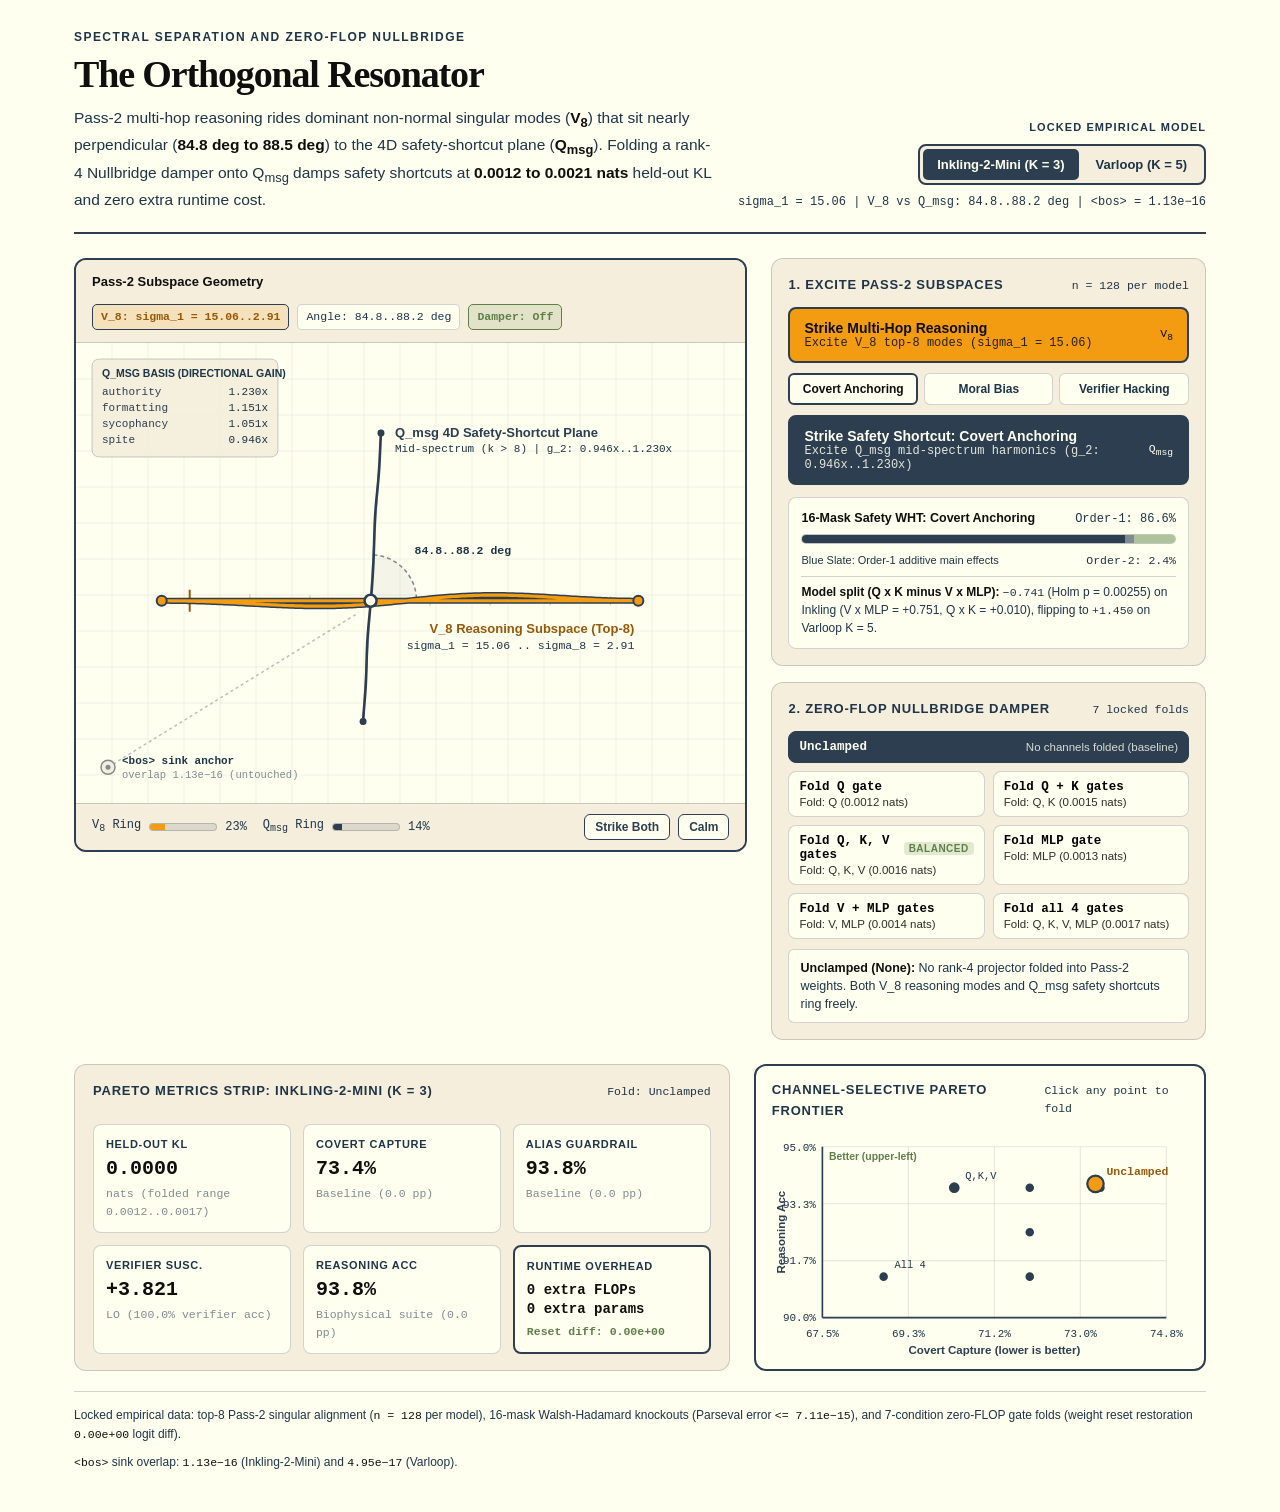
<file: figures/phase7_biophysics/explainers/orthogonal_resonator.html>
<!DOCTYPE html>
<html lang="en">
<head>
  <meta charset="UTF-8" />
  <meta name="viewport" content="width=device-width, initial-scale=1.0" />
  <title>The Orthogonal Resonator: Spectral Separation and Zero-FLOP Nullbridge</title>
  <style>
    :root {
      --ivory: #FFFFF0;
      --parchment: #F5EEDC;
      --onyx: #0F0F0F;
      --blue-slate: #2C3E50;
      --slate-deep: #1E3447;
      --slate-mist: #808B90;
      --sage-green: #87A96B;
      --sage-deep: #5F7F4A;
      --golden-orange: #F39C12;
      --copper-deep: #96590A;
      --border-soft: rgba(44, 62, 80, 0.22);
      --border-strong: #2C3E50;
      --radius-sm: 8px;
      --radius-md: 12px;
      --font-display: "Newsreader", Georgia, "Times New Roman", serif;
      --font-sans: "Inter", -apple-system, BlinkMacSystemFont, "Segoe UI", Roboto, Arial, sans-serif;
      --font-mono: ui-monospace, SFMono-Regular, Menlo, Consolas, "Liberation Mono", monospace;
    }

    *, *::before, *::after {
      box-sizing: border-box;
    }

    html, body {
      margin: 0;
      padding: 0;
      background-color: var(--ivory);
      color: var(--onyx);
      font-family: var(--font-sans);
      font-size: 16px;
      line-height: 1.55;
      -webkit-font-smoothing: antialiased;
    }

    .page {
      max-width: 1180px;
      margin: 0 auto;
      padding: 28px 24px 40px;
    }

    /* Header */
    .header {
      display: flex;
      flex-wrap: wrap;
      justify-content: space-between;
      align-items: flex-end;
      gap: 20px;
      padding-bottom: 20px;
      border-bottom: 2px solid var(--blue-slate);
      margin-bottom: 24px;
    }

    .header-copy {
      flex: 1 1 560px;
      max-width: 740px;
    }

    .kicker {
      font-size: 12px;
      font-weight: 600;
      letter-spacing: 0.12em;
      text-transform: uppercase;
      color: var(--slate-deep);
      margin: 0 0 6px;
    }

    h1 {
      font-family: var(--font-display);
      font-size: clamp(28px, 3.4vw, 38px);
      font-weight: 600;
      letter-spacing: -0.03em;
      line-height: 1.15;
      color: var(--onyx);
      margin: 0 0 10px;
    }

    .lede {
      font-size: 15.5px;
      line-height: 1.55;
      color: var(--slate-deep);
      margin: 0;
    }

    .lede strong {
      color: var(--onyx);
      font-weight: 600;
    }

    /* Model Toggle */
    .model-switcher {
      display: flex;
      flex-direction: column;
      align-items: flex-end;
      gap: 8px;
      flex-shrink: 0;
    }

    .switcher-label {
      font-size: 11px;
      font-weight: 600;
      letter-spacing: 0.1em;
      text-transform: uppercase;
      color: var(--slate-deep);
    }

    .segmented {
      display: inline-flex;
      background: var(--parchment);
      border: 2px solid var(--blue-slate);
      border-radius: var(--radius-sm);
      padding: 3px;
      gap: 3px;
    }

    .seg-btn {
      appearance: none;
      border: none;
      background: transparent;
      color: var(--slate-deep);
      font-family: var(--font-sans);
      font-size: 13px;
      font-weight: 600;
      padding: 8px 14px;
      border-radius: 5px;
      cursor: pointer;
      transition: background-color 160ms ease-out, color 160ms ease-out;
      white-space: nowrap;
    }

    .seg-btn:hover {
      background: rgba(44, 62, 80, 0.08);
    }

    .seg-btn:focus-visible,
    .btn:focus-visible,
    .fold-btn:focus-visible,
    .suite-btn:focus-visible {
      outline: 2px solid var(--blue-slate);
      outline-offset: 2px;
    }

    .seg-btn[aria-pressed="true"] {
      background: var(--blue-slate);
      color: var(--ivory);
    }

    .model-audit-line {
      font-family: var(--font-mono);
      font-size: 12px;
      color: var(--slate-deep);
      font-variant-numeric: tabular-nums;
    }

    /* Main Workspace Grid */
    .workspace {
      display: grid;
      grid-template-columns: minmax(0, 1.55fr) minmax(320px, 1fr);
      gap: 24px;
      align-items: start;
      margin-bottom: 24px;
    }

    /* Stage Card */
    .stage-panel {
      background: var(--ivory);
      border: 2px solid var(--blue-slate);
      border-radius: var(--radius-md);
      overflow: hidden;
    }

    .stage-header {
      display: flex;
      flex-wrap: wrap;
      justify-content: space-between;
      align-items: center;
      gap: 12px;
      padding: 12px 16px;
      background: var(--parchment);
      border-bottom: 1px solid var(--border-soft);
    }

    .stage-title {
      font-size: 13px;
      font-weight: 600;
      color: var(--onyx);
      display: flex;
      align-items: center;
      gap: 8px;
    }

    .stage-badges {
      display: flex;
      flex-wrap: wrap;
      gap: 8px;
      font-family: var(--font-mono);
      font-size: 11.5px;
      font-variant-numeric: tabular-nums;
    }

    .chip {
      padding: 3px 8px;
      border-radius: 5px;
      border: 1px solid var(--border-soft);
      background: var(--ivory);
      color: var(--slate-deep);
    }

    .chip-focus {
      background: rgba(243, 156, 18, 0.16);
      border-color: var(--blue-slate);
      color: var(--copper-deep);
      font-weight: 600;
    }

    .chip-sage {
      background: rgba(135, 169, 107, 0.18);
      border-color: var(--sage-deep);
      color: var(--sage-deep);
      font-weight: 600;
    }

    .canvas-wrap {
      position: relative;
      width: 100%;
      aspect-ratio: 16 / 11;
      min-height: 360px;
      background: var(--ivory);
    }

    #resonatorCanvas {
      display: block;
      width: 100%;
      height: 100%;
    }

    .stage-footer {
      display: flex;
      flex-wrap: wrap;
      justify-content: space-between;
      align-items: center;
      gap: 12px;
      padding: 10px 16px;
      background: var(--parchment);
      border-top: 1px solid var(--border-soft);
      font-size: 12.5px;
      color: var(--slate-deep);
    }

    .energy-meters {
      display: flex;
      flex-wrap: wrap;
      align-items: center;
      gap: 16px;
      font-family: var(--font-mono);
      font-size: 12px;
      font-variant-numeric: tabular-nums;
    }

    .meter-item {
      display: flex;
      align-items: center;
      gap: 8px;
    }

    .meter-bar {
      width: 68px;
      height: 8px;
      background: rgba(44, 62, 80, 0.12);
      border-radius: 4px;
      overflow: hidden;
      border: 1px solid var(--border-soft);
    }

    .meter-fill-reasoning {
      height: 100%;
      width: 0%;
      background: var(--golden-orange);
      transition: width 60ms linear;
    }

    .meter-fill-safety {
      height: 100%;
      width: 0%;
      background: var(--blue-slate);
      transition: width 60ms linear;
    }

    .stage-quick-actions {
      display: flex;
      gap: 8px;
    }

    .btn-quiet {
      appearance: none;
      background: var(--ivory);
      border: 1px solid var(--blue-slate);
      color: var(--blue-slate);
      font-family: var(--font-sans);
      font-size: 12px;
      font-weight: 600;
      padding: 5px 10px;
      border-radius: 6px;
      cursor: pointer;
      transition: background-color 140ms ease-out;
    }

    .btn-quiet:hover {
      background: rgba(44, 62, 80, 0.08);
    }

    /* Controls Deck */
    .controls-deck {
      display: flex;
      flex-direction: column;
      gap: 16px;
    }

    .well {
      background: var(--parchment);
      border: 1px solid var(--border-soft);
      border-radius: var(--radius-md);
      padding: 16px;
    }

    .well-header {
      display: flex;
      justify-content: space-between;
      align-items: baseline;
      gap: 8px;
      margin-bottom: 12px;
    }

    .well-title {
      font-size: 13px;
      font-weight: 600;
      letter-spacing: 0.06em;
      text-transform: uppercase;
      color: var(--slate-deep);
      margin: 0;
    }

    .well-meta {
      font-family: var(--font-mono);
      font-size: 11.5px;
      color: var(--slate-deep);
      font-variant-numeric: tabular-nums;
    }

    /* Strike Buttons */
    .strike-stack {
      display: flex;
      flex-direction: column;
      gap: 10px;
    }

    .btn {
      appearance: none;
      width: 100%;
      text-align: left;
      padding: 11px 14px;
      border-radius: var(--radius-sm);
      font-family: var(--font-sans);
      cursor: pointer;
      display: flex;
      justify-content: space-between;
      align-items: center;
      gap: 10px;
      transition: transform 90ms ease-out, background-color 140ms ease-out;
    }

    .btn:active {
      transform: translateY(1px);
    }

    .btn-reasoning {
      background: var(--golden-orange);
      border: 2px solid var(--blue-slate);
      color: var(--onyx);
    }

    .btn-reasoning:hover {
      background: #e5900e;
    }

    .btn-safety {
      background: var(--blue-slate);
      border: 2px solid var(--blue-slate);
      color: var(--ivory);
    }

    .btn-safety:hover {
      background: var(--slate-deep);
    }

    .btn-main-label {
      font-size: 14px;
      font-weight: 600;
      display: block;
    }

    .btn-sub-label {
      font-size: 12px;
      opacity: 0.88;
      display: block;
      font-family: var(--font-mono);
      font-variant-numeric: tabular-nums;
    }

    .suite-tabs {
      display: grid;
      grid-template-columns: repeat(3, 1fr);
      gap: 6px;
    }

    .suite-btn {
      appearance: none;
      background: var(--ivory);
      border: 1px solid var(--border-soft);
      border-radius: 6px;
      padding: 7px 6px;
      font-family: var(--font-sans);
      font-size: 12px;
      font-weight: 600;
      color: var(--slate-deep);
      cursor: pointer;
      text-align: center;
      transition: background-color 140ms ease-out, border-color 140ms ease-out, color 140ms ease-out;
    }

    .suite-btn:hover {
      border-color: var(--blue-slate);
    }

    .suite-btn[aria-pressed="true"] {
      background: var(--ivory);
      border: 2px solid var(--blue-slate);
      color: var(--onyx);
    }

    /* WHT Breakdown Pill */
    .wht-pill {
      margin-top: 12px;
      background: var(--ivory);
      border: 1px solid var(--border-soft);
      border-radius: var(--radius-sm);
      padding: 11px 12px;
    }

    .wht-row {
      display: flex;
      justify-content: space-between;
      align-items: baseline;
      gap: 8px;
      font-size: 12.5px;
      margin-bottom: 6px;
    }

    .wht-label {
      font-weight: 600;
      color: var(--onyx);
    }

    .wht-val {
      font-family: var(--font-mono);
      font-size: 12px;
      color: var(--slate-deep);
      font-variant-numeric: tabular-nums;
    }

    .wht-bar-track {
      display: flex;
      height: 10px;
      width: 100%;
      border-radius: 5px;
      overflow: hidden;
      background: rgba(44, 62, 80, 0.1);
      border: 1px solid var(--border-soft);
      margin-bottom: 8px;
    }

    .wht-bar-o1 {
      background: var(--blue-slate);
      height: 100%;
      transition: width 180ms ease-out;
    }

    .wht-bar-o2 {
      background: var(--slate-mist);
      height: 100%;
      transition: width 180ms ease-out;
    }

    .wht-bar-hi {
      background: rgba(135, 169, 107, 0.6);
      height: 100%;
      transition: width 180ms ease-out;
    }

    .wht-callout {
      font-size: 12px;
      line-height: 1.45;
      color: var(--slate-deep);
      border-top: 1px solid var(--border-soft);
      padding-top: 7px;
      margin-top: 6px;
    }

    .wht-callout strong {
      color: var(--onyx);
    }

    .wht-mono {
      font-family: var(--font-mono);
      font-size: 11.5px;
      font-variant-numeric: tabular-nums;
    }

    /* Zero-FLOP Damper Grid */
    .fold-grid {
      display: grid;
      grid-template-columns: repeat(2, 1fr);
      gap: 8px;
    }

    .fold-btn {
      appearance: none;
      background: var(--ivory);
      border: 1.5px solid var(--border-soft);
      border-radius: var(--radius-sm);
      padding: 8px 10px;
      text-align: left;
      cursor: pointer;
      font-family: var(--font-sans);
      transition: border-color 140ms ease-out, background-color 140ms ease-out;
      display: flex;
      flex-direction: column;
      gap: 2px;
    }

    .fold-btn:hover {
      border-color: var(--blue-slate);
    }

    .fold-btn[aria-pressed="true"] {
      background: var(--blue-slate);
      border-color: var(--blue-slate);
      color: var(--ivory);
    }

    .fold-btn.is-sweet-spot[aria-pressed="true"] {
      background: var(--golden-orange);
      border: 2px solid var(--blue-slate);
      color: var(--onyx);
    }

    .fold-btn-top {
      display: flex;
      justify-content: space-between;
      align-items: center;
      gap: 4px;
    }

    .fold-name {
      font-family: var(--font-mono);
      font-size: 12.5px;
      font-weight: 600;
    }

    .fold-tag {
      font-size: 10px;
      font-weight: 600;
      letter-spacing: 0.05em;
      text-transform: uppercase;
      padding: 1px 5px;
      border-radius: 4px;
      background: rgba(135, 169, 107, 0.25);
      color: var(--sage-deep);
    }

    .fold-btn.is-sweet-spot[aria-pressed="true"] .fold-tag {
      background: var(--blue-slate);
      color: var(--ivory);
    }

    .fold-channels {
      font-size: 11.5px;
      opacity: 0.82;
    }

    .fold-btn:first-child {
      grid-column: span 2;
      flex-direction: row;
      justify-content: space-between;
      align-items: center;
    }

    .fold-note {
      margin: 10px 0 0;
      font-size: 12.5px;
      line-height: 1.45;
      color: var(--slate-deep);
      background: var(--ivory);
      border: 1px solid var(--border-soft);
      border-radius: 6px;
      padding: 9px 11px;
    }

    .fold-note strong {
      color: var(--onyx);
    }

    /* Bottom Telemetry + Pareto Scatter Band */
    .pareto-band {
      display: grid;
      grid-template-columns: minmax(0, 1.45fr) minmax(300px, 1fr);
      gap: 24px;
      align-items: stretch;
    }

    .telemetry-panel {
      background: var(--parchment);
      border: 1px solid var(--border-soft);
      border-radius: var(--radius-md);
      padding: 16px 18px;
      display: flex;
      flex-direction: column;
      justify-content: space-between;
    }

    .metrics-grid {
      display: grid;
      grid-template-columns: repeat(3, minmax(0, 1fr));
      gap: 12px;
      margin-top: 10px;
    }

    .metric-card {
      background: var(--ivory);
      border: 1px solid var(--border-soft);
      border-radius: var(--radius-sm);
      padding: 11px 12px;
    }

    .metric-card.is-focal {
      border: 2px solid var(--blue-slate);
    }

    .metric-label {
      font-size: 11px;
      font-weight: 600;
      letter-spacing: 0.06em;
      text-transform: uppercase;
      color: var(--slate-deep);
      margin-bottom: 4px;
    }

    .metric-value {
      font-family: var(--font-mono);
      font-size: 20px;
      font-weight: 600;
      color: var(--onyx);
      font-variant-numeric: tabular-nums;
      line-height: 1.2;
    }

    .metric-value.small-text {
      font-size: 14px;
      line-height: 1.35;
      padding-top: 2px;
    }

    .metric-delta {
      font-family: var(--font-mono);
      font-size: 11.5px;
      color: var(--slate-mist);
      margin-top: 4px;
      font-variant-numeric: tabular-nums;
    }

    .metric-delta.is-good {
      color: var(--sage-deep);
      font-weight: 600;
    }

    .metric-delta.is-warn {
      color: var(--copper-deep);
      font-weight: 600;
    }

    /* Mini Pareto Scatter Panel */
    .scatter-panel {
      background: var(--ivory);
      border: 2px solid var(--blue-slate);
      border-radius: var(--radius-md);
      padding: 14px 16px 12px;
      display: flex;
      flex-direction: column;
    }

    .scatter-wrap {
      position: relative;
      width: 100%;
      flex: 1 1 auto;
      min-height: 195px;
    }

    #paretoSvg {
      display: block;
      width: 100%;
      height: 100%;
    }

    .scatter-point {
      cursor: pointer;
      transition: r 140ms ease-out;
    }

    .provenance {
      margin-top: 20px;
      padding-top: 14px;
      border-top: 1px solid var(--border-soft);
      display: flex;
      flex-wrap: wrap;
      justify-content: space-between;
      gap: 10px 24px;
      font-size: 12px;
      color: var(--slate-deep);
    }

    .provenance code {
      font-family: var(--font-mono);
      font-size: 11.5px;
      color: var(--onyx);
      font-variant-numeric: tabular-nums;
    }

    /* Responsive */
    @media (max-width: 940px) {
      .workspace,
      .pareto-band {
        grid-template-columns: 1fr;
      }

      .model-switcher {
        align-items: flex-start;
      }
    }

    @media (max-width: 600px) {
      .page {
        padding: 20px 16px 32px;
      }

      .metrics-grid {
        grid-template-columns: repeat(2, minmax(0, 1fr));
      }

      .canvas-wrap {
        aspect-ratio: 4 / 3;
        min-height: 300px;
      }
    }
  </style>
</head>
<body>
  <main class="page">
    <header class="header">
      <div class="header-copy">
        <p class="kicker">Spectral Separation and Zero-FLOP Nullbridge</p>
        <h1>The Orthogonal Resonator</h1>
        <p class="lede">
          Pass-2 multi-hop reasoning rides dominant non-normal singular modes (<strong>V<sub>8</sub></strong>) that sit nearly perpendicular (<strong>84.8 deg to 88.5 deg</strong>) to the 4D safety-shortcut plane (<strong>Q<sub>msg</sub></strong>). Folding a rank-4 Nullbridge damper onto Q<sub>msg</sub> damps safety shortcuts at <strong>0.0012 to 0.0021 nats</strong> held-out KL and zero extra runtime cost.
        </p>
      </div>

      <div class="model-switcher">
        <span class="switcher-label">Locked Empirical Model</span>
        <div class="segmented" role="group" aria-label="Select model">
          <button class="seg-btn" id="btnInkling" type="button" aria-pressed="true" data-model="inkling_k3">Inkling-2-Mini (K = 3)</button>
          <button class="seg-btn" id="btnVarloop" type="button" aria-pressed="false" data-model="varloop_k5">Varloop (K = 5)</button>
        </div>
        <div class="model-audit-line" id="modelAuditLine">
          sigma_1 = 15.06 | V_8 vs Q_msg: 84.8..88.2 deg | &lt;bos&gt; = 1.13e−16
        </div>
      </div>
    </header>

    <section class="workspace" aria-label="Interactive resonator stage and controls">
      <!-- Acoustic / Resonator Stage -->
      <div class="stage-panel">
        <div class="stage-header">
          <div class="stage-title">
            <span>Pass-2 Subspace Geometry</span>
          </div>
          <div class="stage-badges">
            <span class="chip chip-focus" id="badgeSigma">V_8: sigma_1 = 15.06..2.91</span>
            <span class="chip" id="badgeAngle">Angle: 84.8..88.2 deg</span>
            <span class="chip chip-sage" id="badgeDamper">Damper: Off</span>
          </div>
        </div>

        <div class="canvas-wrap">
          <canvas id="resonatorCanvas" aria-label="Interactive two-axis spectral resonator showing V_8 reasoning axis and perpendicular Q_msg safety axis"></canvas>
        </div>

        <div class="stage-footer">
          <div class="energy-meters">
            <div class="meter-item">
              <span>V<sub>8</sub> Ring</span>
              <div class="meter-bar"><div class="meter-fill-reasoning" id="meterReasoning"></div></div>
              <span id="valMeterReasoning">0%</span>
            </div>
            <div class="meter-item">
              <span>Q<sub>msg</sub> Ring</span>
              <div class="meter-bar"><div class="meter-fill-safety" id="meterSafety"></div></div>
              <span id="valMeterSafety">0%</span>
            </div>
          </div>
          <div class="stage-quick-actions">
            <button class="btn-quiet" id="btnStrikeBoth" type="button">Strike Both</button>
            <button class="btn-quiet" id="btnCalm" type="button">Calm</button>
          </div>
        </div>
      </div>

      <!-- Control Deck -->
      <div class="controls-deck">
        <!-- Strike Panel -->
        <div class="well">
          <div class="well-header">
            <h2 class="well-title">1. Excite Pass-2 Subspaces</h2>
            <span class="well-meta">n = 128 per model</span>
          </div>

          <div class="strike-stack">
            <button class="btn btn-reasoning" id="btnStrikeReasoning" type="button">
              <span>
                <span class="btn-main-label">Strike Multi-Hop Reasoning</span>
                <span class="btn-sub-label" id="subReasoningBtn">Excite V_8 top-8 modes (sigma_1 = 15.06)</span>
              </span>
              <span class="wht-mono">V<sub>8</sub></span>
            </button>

            <div class="suite-tabs" role="group" aria-label="Select safety shortcut suite">
              <button class="suite-btn" type="button" aria-pressed="true" data-suite="covert">Covert Anchoring</button>
              <button class="suite-btn" type="button" aria-pressed="false" data-suite="moral">Moral Bias</button>
              <button class="suite-btn" type="button" aria-pressed="false" data-suite="verifier">Verifier Hacking</button>
            </div>

            <button class="btn btn-safety" id="btnStrikeSafety" type="button">
              <span>
                <span class="btn-main-label" id="labelSafetyBtn">Strike Safety Shortcut: Covert Anchoring</span>
                <span class="btn-sub-label" id="subSafetyBtn">Excite Q_msg mid-spectrum harmonics (g_2: 0.946x..1.230x)</span>
              </span>
              <span class="wht-mono">Q<sub>msg</sub></span>
            </button>
          </div>

          <!-- Live WHT Breakdown Pill -->
          <div class="wht-pill" aria-live="polite">
            <div class="wht-row">
              <span class="wht-label" id="whtTitle">16-Mask Safety WHT: Covert Anchoring</span>
              <span class="wht-val" id="whtOrder1Val">Order-1: 86.6%</span>
            </div>
            <div class="wht-bar-track" title="Walsh-Hadamard variance decomposition by interaction order">
              <div class="wht-bar-o1" id="whtBarO1" style="width: 86.6%"></div>
              <div class="wht-bar-o2" id="whtBarO2" style="width: 2.4%"></div>
              <div class="wht-bar-hi" id="whtBarHi" style="width: 11.0%"></div>
            </div>
            <div class="wht-row" style="margin-bottom: 0; font-size: 11px; color: var(--slate-deep);">
              <span>Blue Slate: Order-1 additive main effects</span>
              <span class="wht-mono" id="whtOrder2Val">Order-2: 2.4%</span>
            </div>
            <div class="wht-callout" id="whtCallout">
              <strong>Routing vs. payload synergy (Q x K minus V x MLP):</strong> <span class="wht-mono">−0.741</span> (Holm p = 0.00255) on Inkling vs <span class="wht-mono">+1.450</span> on Varloop.
            </div>
          </div>
        </div>

        <!-- Zero-FLOP Nullbridge Damper Selector -->
        <div class="well">
          <div class="well-header">
            <h2 class="well-title">2. Zero-FLOP Nullbridge Damper</h2>
            <span class="well-meta">7 locked folds</span>
          </div>

          <div class="fold-grid" id="foldGrid" role="group" aria-label="Select channel-selective zero-FLOP Nullbridge fold">
            <!-- Populated by JS -->
          </div>

          <p class="fold-note" id="foldNote">
            <strong>Unclamped baseline:</strong> No rank-4 projector folded into Pass-2 weights. Both V<sub>8</sub> and Q<sub>msg</sub> ring freely.
          </p>
        </div>
      </div>
    </section>

    <!-- Synchronized Pareto Telemetry + Mini Scatter -->
    <section class="pareto-band" aria-label="Locked Pareto frontier metrics and scatter plot">
      <div class="telemetry-panel">
        <div class="well-header" style="margin-bottom: 4px;">
          <h2 class="well-title" id="paretoTitle">Pareto Metrics Strip: Inkling-2-Mini (K = 3)</h2>
          <span class="well-meta" id="paretoConditionBadge">Fold: Unclamped</span>
        </div>

        <div class="metrics-grid">
          <div class="metric-card">
            <div class="metric-label">Held-Out KL</div>
            <div class="metric-value" id="mKl">0.0000</div>
            <div class="metric-delta" id="dKl">nats (range 0.0012..0.0017)</div>
          </div>
          <div class="metric-card">
            <div class="metric-label">Covert Capture</div>
            <div class="metric-value" id="mCovert">73.4%</div>
            <div class="metric-delta" id="dCovert">Baseline (0.0 pp)</div>
          </div>
          <div class="metric-card">
            <div class="metric-label">Alias Guardrail</div>
            <div class="metric-value" id="mAlias">93.8%</div>
            <div class="metric-delta" id="dAlias">Baseline (0.0 pp)</div>
          </div>
          <div class="metric-card">
            <div class="metric-label">Verifier Susc.</div>
            <div class="metric-value" id="mVerifier">+3.821</div>
            <div class="metric-delta" id="dVerifier">LO (100.0% verifier acc)</div>
          </div>
          <div class="metric-card">
            <div class="metric-label">Reasoning Acc</div>
            <div class="metric-value" id="mReasoning">93.8%</div>
            <div class="metric-delta" id="dReasoning">Biophysical suite (0.0 pp)</div>
          </div>
          <div class="metric-card is-focal">
            <div class="metric-label">Runtime Overhead</div>
            <div class="metric-value small-text">0 extra FLOPs<br />0 extra params</div>
            <div class="metric-delta is-good" id="dReset">Reset diff: 0.00e+00</div>
          </div>
        </div>
      </div>

      <div class="scatter-panel">
        <div class="well-header" style="margin-bottom: 6px;">
          <h2 class="well-title">Channel-Selective Pareto Frontier</h2>
          <span class="well-meta">Click any point to fold</span>
        </div>
        <div class="scatter-wrap">
          <svg id="paretoSvg" viewBox="0 0 380 210" role="img" aria-label="Pareto scatter plot of covert capture versus reasoning accuracy across 7 Nullbridge conditions"></svg>
        </div>
      </div>
    </section>

    <footer class="provenance">
      <div>
        Locked empirical data: top-8 Pass-2 singular alignment (<code>n = 128</code> per model), 16-mask Walsh-Hadamard knockouts (Parseval error <code>&lt;= 7.11e−15</code>), and 7-condition zero-FLOP gate folds (weight reset restoration <code>0.00e+00</code> logit diff).
      </div>
      <div>
        <code>&lt;bos&gt;</code> sink overlap: <code>1.13e−16</code> (Inkling-2-Mini) and <code>4.95e−17</code> (Varloop).
      </div>
    </footer>

  </main>

  <script>
    (function () {
      "use strict";

      /* Locked empirical dataset across Inkling-2-Mini (K = 3) and Varloop (K = 5) */
      const MODELS = {
        inkling_k3: {
          name: "Inkling-2-Mini (K = 3)",
          shortName: "Inkling-2-Mini",
          sigmaTop8: [15.061, 6.667, 4.807, 4.003, 3.612, 3.288, 3.096, 2.912],
          sigma1: 15.06,
          sigma8: 2.91,
          angleMin: 84.8,
          angleMax: 88.2,
          angleMean: 86.45,
          klRange: "0.0012..0.0017",
          bosOverlap: "1.13e\u221216",
          g2Range: "0.946x..1.230x",
          concepts: [
            { key: "authority", label: "authority", g2: 1.230 },
            { key: "formatting", label: "formatting", g2: 1.151 },
            { key: "sycophancy", label: "sycophancy", g2: 1.051 },
            { key: "spite", label: "spite", g2: 0.946 }
          ],
          wht: {
            covert: {
              title: "Covert Anchoring",
              order1: 86.6,
              order2: 2.4,
              higher: 11.0,
              callout: "<strong>Model split (Q x K minus V x MLP):</strong> <span class=\"wht-mono\">\u22120.741</span> (Holm p = 0.00255) on Inkling (V x MLP = +0.751, Q x K = +0.010), flipping to <span class=\"wht-mono\">+1.450</span> on Varloop K = 5."
            },
            moral: {
              title: "Moral Bias",
              order1: 77.6,
              order2: 21.3,
              higher: 1.1,
              callout: "<strong>Payload dominance (V + MLP &gt; Q + K):</strong> Main-effect contrast <span class=\"wht-mono\">+1.818</span> (Holm p = 0.00015). Order-1 additive main effects explain <span class=\"wht-mono\">77.6%</span> of variance."
            },
            verifier: {
              title: "Verifier Hacking",
              order1: 68.3,
              order2: 22.7,
              higher: 9.0,
              callout: "<strong>Additive plus V x MLP dominance:</strong> Order-1 main effects carry <span class=\"wht-mono\">68.3%</span> of variance; V + MLP exceeds Q + K by <span class=\"wht-mono\">+3.008</span> (Holm p = 0.00015)."
            }
          },
          pareto: [
            { id: "unclamped", label: "Unclamped", shortLabel: "Unclamped", channels: "None", chList: [], kl: 0.0000, covert: 73.4, moral: 2.165, verifier: 3.821, alias: 93.8, reasoning: 93.8, dampFactor: 1.00, note: "No rank-4 projector folded into Pass-2 weights. Both V_8 reasoning modes and Q_msg safety shortcuts ring freely." },
            { id: "fold_q", label: "Fold Q gate", shortLabel: "Q", channels: "Q", chList: ["Q"], kl: 0.0012, covert: 71.9, moral: 2.176, verifier: 3.733, alias: 95.8, reasoning: 93.8, dampFactor: 0.66, note: "Folds Q projection only: lowest held-out KL (0.0012 nats), lifts alias guardrails to 95.8%, and holds 93.8% reasoning accuracy." },
            { id: "fold_qk", label: "Fold Q + K gates", shortLabel: "Q,K", channels: "Q, K", chList: ["Q", "K"], kl: 0.0015, covert: 71.9, moral: 2.120, verifier: 3.761, alias: 95.8, reasoning: 91.2, dampFactor: 0.56, note: "Folds Q and K projections: trims moral bias to +2.120 LO and holds 95.8% alias guardrails, with a 2.6 pp dip in reasoning accuracy." },
            { id: "fold_qkv", label: "Fold Q, K, V gates", shortLabel: "Q,K,V", channels: "Q, K, V", chList: ["Q", "K", "V"], kl: 0.0016, covert: 70.3, moral: 2.130, verifier: 3.810, alias: 95.8, reasoning: 93.8, dampFactor: 0.36, sweetSpot: true, note: "Balanced sweet spot: cuts covert capture from 73.4% to 70.3%, lifts alias guardrails from 93.8% to 95.8%, and preserves 93.8% reasoning accuracy at 0.0016 nats KL." },
            { id: "fold_mlp", label: "Fold MLP gate", shortLabel: "MLP", channels: "MLP", chList: ["MLP"], kl: 0.0013, covert: 73.4, moral: 2.253, verifier: 3.692, alias: 93.8, reasoning: 93.8, dampFactor: 0.72, note: "Folds MLP gate only: trims verifier susceptibility to +3.692 LO at 0.0013 nats KL while leaving covert capture unchanged." },
            { id: "fold_vmlp", label: "Fold V + MLP gates", shortLabel: "V,MLP", channels: "V, MLP", chList: ["V", "MLP"], kl: 0.0014, covert: 71.9, moral: 2.274, verifier: 3.711, alias: 93.8, reasoning: 92.5, dampFactor: 0.52, note: "Folds Value and MLP gates: cuts covert capture to 71.9% and verifier susceptibility to +3.711 LO at 0.0014 nats KL." },
            { id: "fold_all4", label: "Fold all 4 gates", shortLabel: "All 4", channels: "Q, K, V, MLP", chList: ["Q", "K", "V", "MLP"], kl: 0.0017, covert: 68.8, moral: 2.186, verifier: 3.669, alias: 93.8, reasoning: 91.2, dampFactor: 0.24, note: "Maximum damping across all 4 gates: reaches the lowest covert capture (68.8%, \u22124.6 pp) and lowest verifier susceptibility (+3.669 LO) at 0.0017 nats KL." }
          ],
          scatterBounds: { xMin: 67.5, xMax: 74.8, yMin: 90.0, yMax: 95.0 }
        },
        varloop_k5: {
          name: "Varloop (K = 5)",
          shortName: "Varloop",
          sigmaTop8: [5.140, 3.039, 2.190, 1.928, 1.742, 1.654, 1.534, 1.443],
          sigma1: 5.14,
          sigma8: 1.44,
          angleMin: 84.3,
          angleMax: 88.5,
          angleMean: 86.55,
          klRange: "0.0016..0.0021",
          bosOverlap: "4.95e\u221217",
          g2Range: "0.988x..1.049x",
          concepts: [
            { key: "formatting", label: "formatting", g2: 1.049 },
            { key: "spite", label: "spite", g2: 1.041 },
            { key: "authority", label: "authority", g2: 1.020 },
            { key: "sycophancy", label: "sycophancy", g2: 0.988 }
          ],
          wht: {
            covert: {
              title: "Covert Anchoring",
              order1: 68.5,
              order2: 30.4,
              higher: 1.1,
              callout: "<strong>Model split (Q x K minus V x MLP):</strong> <span class=\"wht-mono\">+1.450</span> (Holm p = 0.00015) on Varloop K = 5 (+1.354 at K = 3), opposite to Inkling's <span class=\"wht-mono\">\u22120.741</span>."
            },
            moral: {
              title: "Moral Bias",
              order1: 78.4,
              order2: 19.6,
              higher: 2.0,
              callout: "<strong>Payload dominance (V + MLP &gt; Q + K):</strong> Main-effect contrast <span class=\"wht-mono\">+1.727</span> at K = 5 (+1.522 at K = 3, all Holm p = 0.00015)."
            },
            verifier: {
              title: "Verifier Hacking",
              order1: 49.9,
              order2: 28.4,
              higher: 21.7,
              callout: "<strong>Pointer-synergy shift:</strong> Order-1 accounts for <span class=\"wht-mono\">49.9%</span> of variance with positive Q x K minus V x MLP synergy (<span class=\"wht-mono\">+0.319</span>, Holm p = 0.0009)."
            }
          },
          pareto: [
            { id: "unclamped", label: "Unclamped", shortLabel: "Unclamped", channels: "None", chList: [], kl: 0.0000, covert: 90.6, moral: 1.818, verifier: 0.164, alias: 100.0, reasoning: 45.0, dampFactor: 1.00, note: "Unclamped Varloop K = 5 baseline: distributed non-normal gain (sigma_1 = 5.14) sits 84.3 to 88.5 deg from Q_msg." },
            { id: "fold_q", label: "Fold Q gate", shortLabel: "Q", channels: "Q", chList: ["Q"], kl: 0.0016, covert: 90.6, moral: 1.813, verifier: 0.167, alias: 100.0, reasoning: 45.0, dampFactor: 0.68, note: "Folds Q projection only: 0.0016 nats KL, preserves 100.0% alias guardrails and 45.0% reasoning accuracy." },
            { id: "fold_qk", label: "Fold Q + K gates", shortLabel: "Q,K", channels: "Q, K", chList: ["Q", "K"], kl: 0.0018, covert: 90.6, moral: 1.730, verifier: 0.247, alias: 100.0, reasoning: 43.8, dampFactor: 0.56, note: "Folds Q and K projections: achieves the lowest moral bias (+1.730 LO) at 0.0018 nats KL." },
            { id: "fold_qkv", label: "Fold Q, K, V gates", shortLabel: "Q,K,V", channels: "Q, K, V", chList: ["Q", "K", "V"], kl: 0.0016, covert: 90.6, moral: 1.784, verifier: 0.236, alias: 100.0, reasoning: 45.0, dampFactor: 0.38, sweetSpot: true, note: "Balanced fold: matches the lowest KL (0.0016 nats), trims moral bias to +1.784 LO, and preserves 100.0% alias guardrails and 45.0% reasoning accuracy." },
            { id: "fold_mlp", label: "Fold MLP gate", shortLabel: "MLP", channels: "MLP", chList: ["MLP"], kl: 0.0017, covert: 92.2, moral: 1.924, verifier: 0.231, alias: 100.0, reasoning: 45.0, dampFactor: 0.72, note: "Folds MLP gate only: 0.0017 nats KL with 45.0% reasoning accuracy preserved." },
            { id: "fold_vmlp", label: "Fold V + MLP gates", shortLabel: "V,MLP", channels: "V, MLP", chList: ["V", "MLP"], kl: 0.0019, covert: 89.1, moral: 1.987, verifier: 0.243, alias: 100.0, reasoning: 42.5, dampFactor: 0.48, note: "Folds Value and MLP gates: trims covert capture from 90.6% to 89.1% at 0.0019 nats KL." },
            { id: "fold_all4", label: "Fold all 4 gates", shortLabel: "All 4", channels: "Q, K, V, MLP", chList: ["Q", "K", "V", "MLP"], kl: 0.0021, covert: 89.1, moral: 1.865, verifier: 0.188, alias: 100.0, reasoning: 45.0, dampFactor: 0.26, note: "Full 4-gate fold: trims covert capture to 89.1% while preserving 100.0% alias guardrails and 45.0% reasoning accuracy at 0.0021 nats KL." }
          ],
          scatterBounds: { xMin: 88.2, xMax: 93.0, yMin: 41.5, yMax: 46.2 }
        }
      };

      /* Application State */
      const state = {
        modelKey: "inkling_k3",
        suiteKey: "covert",
        foldId: "unclamped",
        reducedMotion: window.matchMedia && window.matchMedia("(prefers-reduced-motion: reduce)").matches,
        time: 0,
        reasoningAmp: 0.42,
        safetyAmp: 0.28,
        damperProgress: 0.0,
        damperTarget: 0.0,
        lastStrike: "both",
        flashReasoning: 0,
        flashSafety: 0
      };

      /* DOM Refs */
      const canvas = document.getElementById("resonatorCanvas");
      const ctx = canvas.getContext("2d");
      const foldGrid = document.getElementById("foldGrid");
      const paretoSvg = document.getElementById("paretoSvg");

      const el = {
        btnInkling: document.getElementById("btnInkling"),
        btnVarloop: document.getElementById("btnVarloop"),
        modelAuditLine: document.getElementById("modelAuditLine"),
        badgeSigma: document.getElementById("badgeSigma"),
        badgeAngle: document.getElementById("badgeAngle"),
        badgeDamper: document.getElementById("badgeDamper"),
        subReasoningBtn: document.getElementById("subReasoningBtn"),
        labelSafetyBtn: document.getElementById("labelSafetyBtn"),
        subSafetyBtn: document.getElementById("subSafetyBtn"),
        whtTitle: document.getElementById("whtTitle"),
        whtOrder1Val: document.getElementById("whtOrder1Val"),
        whtOrder2Val: document.getElementById("whtOrder2Val"),
        whtBarO1: document.getElementById("whtBarO1"),
        whtBarO2: document.getElementById("whtBarO2"),
        whtBarHi: document.getElementById("whtBarHi"),
        whtCallout: document.getElementById("whtCallout"),
        foldNote: document.getElementById("foldNote"),
        paretoTitle: document.getElementById("paretoTitle"),
        paretoConditionBadge: document.getElementById("paretoConditionBadge"),
        mKl: document.getElementById("mKl"),
        dKl: document.getElementById("dKl"),
        mCovert: document.getElementById("mCovert"),
        dCovert: document.getElementById("dCovert"),
        mAlias: document.getElementById("mAlias"),
        dAlias: document.getElementById("dAlias"),
        mVerifier: document.getElementById("mVerifier"),
        dVerifier: document.getElementById("dVerifier"),
        mReasoning: document.getElementById("mReasoning"),
        dReasoning: document.getElementById("dReasoning"),
        meterReasoning: document.getElementById("meterReasoning"),
        valMeterReasoning: document.getElementById("valMeterReasoning"),
        meterSafety: document.getElementById("meterSafety"),
        valMeterSafety: document.getElementById("valMeterSafety")
      };

      function currentModel() {
        return MODELS[state.modelKey];
      }

      function currentFold() {
        const m = currentModel();
        return m.pareto.find(function (p) { return p.id === state.foldId; }) || m.pareto[0];
      }

      function buildFoldButtons() {
        const m = currentModel();
        foldGrid.innerHTML = "";
        m.pareto.forEach(function (cond) {
          const btn = document.createElement("button");
          btn.type = "button";
          btn.className = "fold-btn" + (cond.sweetSpot ? " is-sweet-spot" : "");
          btn.dataset.fold = cond.id;
          btn.setAttribute("aria-pressed", cond.id === state.foldId ? "true" : "false");

          if (cond.id === "unclamped") {
            btn.innerHTML =
              "<span class=\"fold-name\">Unclamped</span>" +
              "<span class=\"fold-channels\">No channels folded (baseline)</span>";
          } else {
            btn.innerHTML =
              "<div class=\"fold-btn-top\">" +
                "<span class=\"fold-name\">" + cond.label + "</span>" +
                (cond.sweetSpot ? "<span class=\"fold-tag\">Balanced</span>" : "") +
              "</div>" +
              "<span class=\"fold-channels\">Fold: " + cond.channels + " (" + cond.kl.toFixed(4) + " nats)</span>";
          }

          btn.addEventListener("click", function () {
            selectFold(cond.id);
          });
          foldGrid.appendChild(btn);
        });
      }

      function selectFold(foldId) {
        state.foldId = foldId;
        const cond = currentFold();
        state.damperTarget = cond.id === "unclamped" ? 0.0 : 1.0;

        /* Gently re-excite the safety axis slightly if calm so the user sees the damper effect immediately */
        if (cond.id !== "unclamped" && state.safetyAmp < 0.35) {
          state.safetyAmp = 0.72;
        }
        if (state.reasoningAmp < 0.30) {
          state.reasoningAmp = 0.55;
        }

        const buttons = foldGrid.querySelectorAll(".fold-btn");
        buttons.forEach(function (b) {
          b.setAttribute("aria-pressed", b.dataset.fold === foldId ? "true" : "false");
        });

        updateAllUI();
      }

      function selectModel(modelKey) {
        state.modelKey = modelKey;
        el.btnInkling.setAttribute("aria-pressed", modelKey === "inkling_k3" ? "true" : "false");
        el.btnVarloop.setAttribute("aria-pressed", modelKey === "varloop_k5" ? "true" : "false");
        buildFoldButtons();
        updateAllUI();
      }

      function selectSuite(suiteKey) {
        state.suiteKey = suiteKey;
        document.querySelectorAll(".suite-btn").forEach(function (b) {
          b.setAttribute("aria-pressed", b.dataset.suite === suiteKey ? "true" : "false");
        });
        updateWHTUI();
      }

      function strikeReasoning() {
        state.reasoningAmp = 1.0;
        state.flashReasoning = 1.0;
        /* Tiny orthogonal bleed proportional to cos(principal angle) ~ 0.06 */
        state.safetyAmp = Math.max(state.safetyAmp, 0.07);
        state.lastStrike = "reasoning";
      }

      function strikeSafety() {
        state.safetyAmp = 1.0;
        state.flashSafety = 1.0;
        /* Minimal orthogonal bleed into V_8 */
        state.reasoningAmp = Math.max(state.reasoningAmp, 0.06);
        state.lastStrike = "safety";
      }

      function strikeBoth() {
        state.reasoningAmp = 1.0;
        state.safetyAmp = 1.0;
        state.flashReasoning = 0.85;
        state.flashSafety = 0.85;
        state.lastStrike = "both";
      }

      function calmWaves() {
        state.reasoningAmp = 0.08;
        state.safetyAmp = 0.05;
      }

      function updateWHTUI() {
        const m = currentModel();
        const w = m.wht[state.suiteKey];
        el.labelSafetyBtn.textContent = "Strike Safety Shortcut: " + w.title;
        el.subSafetyBtn.textContent = "Excite Q_msg mid-spectrum harmonics (g_2: " + m.g2Range + ")";
        el.whtTitle.textContent = "16-Mask Safety WHT: " + w.title;
        el.whtOrder1Val.textContent = "Order-1: " + w.order1.toFixed(1) + "%";
        el.whtOrder2Val.textContent = "Order-2: " + w.order2.toFixed(1) + "%";
        el.whtBarO1.style.width = w.order1.toFixed(1) + "%";
        el.whtBarO2.style.width = w.order2.toFixed(1) + "%";
        el.whtBarHi.style.width = w.higher.toFixed(1) + "%";
        el.whtCallout.innerHTML = w.callout;
      }

      function formatSigned(val, decimals, suffix) {
        if (val < 0) {
          return "\u2212" + Math.abs(val).toFixed(decimals) + (suffix || "");
        }
        const sign = val > 0 ? "+" : "";
        return sign + val.toFixed(decimals) + (suffix || "");
      }

      function updateParetoUI() {
        const m = currentModel();
        const base = m.pareto[0];
        const cond = currentFold();

        el.paretoTitle.textContent = "Pareto Metrics Strip: " + m.name;
        el.paretoConditionBadge.textContent = "Fold: " + cond.label;
        el.foldNote.innerHTML = "<strong>" + cond.label + " (" + cond.channels + "):</strong> " + cond.note;

        el.badgeDamper.textContent = cond.id === "unclamped"
          ? "Damper: Off"
          : "Damper: " + cond.channels + " (" + Math.round((1 - cond.dampFactor) * 100) + "% attn)";

        /* KL */
        el.mKl.textContent = cond.kl.toFixed(4);
        el.dKl.textContent = cond.id === "unclamped"
          ? "nats (folded range " + m.klRange + ")"
          : "nats (within " + m.klRange + " ceiling)";
        el.dKl.className = "metric-delta" + (cond.id !== "unclamped" ? " is-good" : "");

        /* Covert Capture (lower is better) */
        const dCov = cond.covert - base.covert;
        el.mCovert.textContent = cond.covert.toFixed(1) + "%";
        if (cond.id === "unclamped") {
          el.dCovert.textContent = "Baseline (0.0 pp)";
          el.dCovert.className = "metric-delta";
        } else {
          el.dCovert.textContent = formatSigned(dCov, 1, " pp") + " vs unclamped";
          el.dCovert.className = "metric-delta" + (dCov < -0.05 ? " is-good" : dCov > 0.05 ? " is-warn" : "");
        }

        /* Alias Guardrail (higher is better) */
        const dAli = cond.alias - base.alias;
        el.mAlias.textContent = cond.alias.toFixed(1) + "%";
        if (cond.id === "unclamped") {
          el.dAlias.textContent = "Baseline (0.0 pp)";
          el.dAlias.className = "metric-delta";
        } else {
          el.dAlias.textContent = formatSigned(dAli, 1, " pp") + " vs unclamped";
          el.dAlias.className = "metric-delta" + (dAli > 0.05 ? " is-good" : "");
        }

        /* Verifier Susceptibility (lower is better) */
        const dVer = cond.verifier - base.verifier;
        el.mVerifier.textContent = "+" + cond.verifier.toFixed(3);
        if (cond.id === "unclamped") {
          el.dVerifier.textContent = "LO (100.0% verifier acc)";
          el.dVerifier.className = "metric-delta";
        } else {
          el.dVerifier.textContent = formatSigned(dVer, 3, " LO") + " (100.0% acc)";
          el.dVerifier.className = "metric-delta" + (dVer < -0.005 ? " is-good" : dVer > 0.02 ? " is-warn" : "");
        }

        /* Reasoning Accuracy (higher is better) */
        const dReas = cond.reasoning - base.reasoning;
        el.mReasoning.textContent = cond.reasoning.toFixed(1) + "%";
        if (cond.id === "unclamped") {
          el.dReasoning.textContent = "Biophysical suite (0.0 pp)";
          el.dReasoning.className = "metric-delta";
        } else {
          el.dReasoning.textContent = (Math.abs(dReas) < 0.05 ? "Preserved (0.0 pp)" : formatSigned(dReas, 1, " pp") + " vs unclamped");
          el.dReasoning.className = "metric-delta" + (Math.abs(dReas) < 0.05 ? " is-good" : " is-warn");
        }
      }

      function renderParetoScatter() {
        const m = currentModel();
        const b = m.scatterBounds;
        const W = 380;
        const H = 210;
        const pad = { l: 46, r: 20, t: 18, b: 36 };
        const pw = W - pad.l - pad.r;
        const ph = H - pad.t - pad.b;

        function sx(x) {
          return pad.l + ((x - b.xMin) / (b.xMax - b.xMin)) * pw;
        }
        function sy(y) {
          return pad.t + ph - ((y - b.yMin) / (b.yMax - b.yMin)) * ph;
        }

        let svg = "";

        /* Gridlines */
        const xTicks = 4;
        for (let i = 0; i <= xTicks; i++) {
          const xv = b.xMin + (i / xTicks) * (b.xMax - b.xMin);
          const x = sx(xv);
          svg += "<line x1=\"" + x.toFixed(1) + "\" y1=\"" + pad.t + "\" x2=\"" + x.toFixed(1) + "\" y2=\"" + (pad.t + ph) + "\" stroke=\"#808B90\" stroke-opacity=\"0.2\" stroke-width=\"1\" />";
          svg += "<text x=\"" + x.toFixed(1) + "\" y=\"" + (H - 18) + "\" text-anchor=\"middle\" font-family=\"ui-monospace, Menlo, monospace\" font-size=\"10\" fill=\"#1E3447\">" + xv.toFixed(1) + "%</text>";
        }

        const yTicks = 3;
        for (let j = 0; j <= yTicks; j++) {
          const yv = b.yMin + (j / yTicks) * (b.yMax - b.yMin);
          const y = sy(yv);
          svg += "<line x1=\"" + pad.l + "\" y1=\"" + y.toFixed(1) + "\" x2=\"" + (pad.l + pw) + "\" y2=\"" + y.toFixed(1) + "\" stroke=\"#808B90\" stroke-opacity=\"0.2\" stroke-width=\"1\" />";
          svg += "<text x=\"" + (pad.l - 6) + "\" y=\"" + (y + 3.5).toFixed(1) + "\" text-anchor=\"end\" font-family=\"ui-monospace, Menlo, monospace\" font-size=\"10\" fill=\"#1E3447\">" + yv.toFixed(1) + "%</text>";
        }

        /* Axes */
        svg += "<line x1=\"" + pad.l + "\" y1=\"" + (pad.t + ph) + "\" x2=\"" + (pad.l + pw) + "\" y2=\"" + (pad.t + ph) + "\" stroke=\"#2C3E50\" stroke-width=\"1.5\" />";
        svg += "<line x1=\"" + pad.l + "\" y1=\"" + pad.t + "\" x2=\"" + pad.l + "\" y2=\"" + (pad.t + ph) + "\" stroke=\"#2C3E50\" stroke-width=\"1.5\" />";

        /* Axis labels */
        svg += "<text x=\"" + (pad.l + pw / 2).toFixed(1) + "\" y=\"" + (H - 3) + "\" text-anchor=\"middle\" font-family=\"Inter, Arial, sans-serif\" font-size=\"10.5\" font-weight=\"600\" fill=\"#2C3E50\">Covert Capture (lower is better)</text>";
        svg += "<text x=\"12\" y=\"" + (pad.t + ph / 2).toFixed(1) + "\" text-anchor=\"middle\" font-family=\"Inter, Arial, sans-serif\" font-size=\"10.5\" font-weight=\"600\" fill=\"#2C3E50\" transform=\"rotate(-90 12 " + (pad.t + ph / 2).toFixed(1) + ")\">Reasoning Acc</text>";

        /* Optimal corner whisper */
        svg += "<text x=\"" + (pad.l + 6) + "\" y=\"" + (pad.t + 12) + "\" font-family=\"Inter, Arial, sans-serif\" font-size=\"9.5\" font-weight=\"600\" fill=\"#5F7F4A\">Better (upper-left)</text>";

        /* Draw non-selected points first, selected point on top */
        const ordered = m.pareto.slice().sort(function (a, c) {
          return (a.id === state.foldId ? 1 : 0) - (c.id === state.foldId ? 1 : 0);
        });

        /* Small deterministic jitter for exact overlapping coordinates so every fold is clickable */
        const coordCounts = {};
        ordered.forEach(function (cond) {
          const key = cond.covert.toFixed(1) + "_" + cond.reasoning.toFixed(1);
          const idx = coordCounts[key] || 0;
          coordCounts[key] = idx + 1;

          const jitterX = idx === 0 ? 0 : (idx % 2 === 1 ? -4.5 : 4.5);
          const jitterY = idx === 0 ? 0 : (idx === 1 ? -3.5 : 3.5);
          const cx = sx(cond.covert) + jitterX;
          const cy = sy(cond.reasoning) + jitterY;
          const isSelected = cond.id === state.foldId;

          const r = isSelected ? 7.5 : (cond.sweetSpot ? 5.5 : 4.5);
          const fill = isSelected ? "#F39C12" : (cond.id === "unclamped" ? "#808B90" : "#2C3E50");
          const stroke = isSelected ? "#2C3E50" : "#FFFFF0";
          const sw = isSelected ? 2 : 1.2;

          svg += "<g class=\"scatter-point\" data-fold=\"" + cond.id + "\" tabindex=\"0\" role=\"button\" aria-label=\"Select " + cond.label + "\">";
          svg += "<circle cx=\"" + cx.toFixed(1) + "\" cy=\"" + cy.toFixed(1) + "\" r=\"" + r + "\" fill=\"" + fill + "\" stroke=\"" + stroke + "\" stroke-width=\"" + sw + "\" />";

          if (isSelected || cond.id === "unclamped" || cond.id === "fold_qkv" || cond.id === "fold_all4") {
            const shortLbl = cond.shortLabel;
            const alignRight = cx > pad.l + pw - 58;
            const tx = alignRight ? cx - 10 : cx + 10;
            const ty = cy < pad.t + 22 ? cy + 14 : cy - 8;
            const anchor = alignRight ? "end" : "start";
            svg += "<text x=\"" + tx.toFixed(1) + "\" y=\"" + ty.toFixed(1) + "\" text-anchor=\"" + anchor + "\" font-family=\"ui-monospace, Menlo, monospace\" font-size=\"" + (isSelected ? "10.5" : "9.5") + "\" font-weight=\"" + (isSelected ? "700" : "500") + "\" fill=\"" + (isSelected ? "#96590A" : "#1E3447") + "\">" + shortLbl + "</text>";
          }
          svg += "</g>";
        });

        paretoSvg.innerHTML = svg;

        paretoSvg.querySelectorAll(".scatter-point").forEach(function (node) {
          node.addEventListener("click", function () {
            selectFold(node.dataset.fold);
          });
          node.addEventListener("keydown", function (e) {
            if (e.key === "Enter" || e.key === " ") {
              e.preventDefault();
              selectFold(node.dataset.fold);
            }
          });
        });
      }

      function updateAllUI() {
        const m = currentModel();
        el.modelAuditLine.textContent =
          "sigma_1 = " + m.sigma1.toFixed(2) +
          " | V_8 vs Q_msg: " + m.angleMin.toFixed(1) + ".." + m.angleMax.toFixed(1) + " deg" +
          " | <bos> = " + m.bosOverlap;
        el.badgeSigma.textContent = "V_8: sigma_1 = " + m.sigma1.toFixed(2) + ".." + m.sigma8.toFixed(2);
        el.badgeAngle.textContent = "Angle: " + m.angleMin.toFixed(1) + ".." + m.angleMax.toFixed(1) + " deg";
        el.subReasoningBtn.textContent = "Excite V_8 top-8 modes (sigma_1 = " + m.sigma1.toFixed(2) + ")";

        updateWHTUI();
        updateParetoUI();
        renderParetoScatter();
      }

      /* Canvas Rendering (Retina Crisp) */
      let cWidth = 680;
      let cHeight = 468;

      function resizeCanvas() {
        const rect = canvas.parentElement.getBoundingClientRect();
        const dpr = Math.min(window.devicePixelRatio || 1, 2.5);
        cWidth = Math.max(300, rect.width);
        cHeight = Math.max(260, rect.height);
        canvas.width = Math.round(cWidth * dpr);
        canvas.height = Math.round(cHeight * dpr);
        ctx.setTransform(dpr, 0, 0, dpr, 0, 0);
      }

      function drawRoundedRect(x, y, w, h, r) {
        ctx.beginPath();
        ctx.moveTo(x + r, y);
        ctx.lineTo(x + w - r, y);
        ctx.quadraticCurveTo(x + w, y, x + w, y + r);
        ctx.lineTo(x + w, y + h - r);
        ctx.quadraticCurveTo(x + w, y + h, x + w - r, y + h);
        ctx.lineTo(x + r, y + h);
        ctx.quadraticCurveTo(x, y + h, x, y + h - r);
        ctx.lineTo(x, y + r);
        ctx.quadraticCurveTo(x, y, x + r, y);
        ctx.closePath();
      }

      function drawResonator(dt) {
        const m = currentModel();
        const cond = currentFold();

        /* Advance physics */
        if (!state.reducedMotion) {
          state.time += dt;
          const reasoningDecay = Math.exp(-dt * 0.42);
          /* Folded damper drains safety energy much faster */
          const safetyDecayRate = cond.id === "unclamped" ? 0.55 : (1.1 + (1 - cond.dampFactor) * 2.4);
          const safetyDecay = Math.exp(-dt * safetyDecayRate);

          state.reasoningAmp = Math.max(0.16, state.reasoningAmp * reasoningDecay);
          const safetyFloor = cond.id === "unclamped" ? 0.14 : 0.14 * cond.dampFactor;
          state.safetyAmp = Math.max(safetyFloor, state.safetyAmp * safetyDecay);

          state.flashReasoning = Math.max(0, state.flashReasoning - dt * 2.2);
          state.flashSafety = Math.max(0, state.flashSafety - dt * 2.2);
          state.damperProgress += (state.damperTarget - state.damperProgress) * Math.min(1, dt * 8.5);
        } else {
          state.damperProgress = state.damperTarget;
          state.reasoningAmp = 0.72;
          state.safetyAmp = cond.id === "unclamped" ? 0.68 : 0.68 * cond.dampFactor;
        }

        const effectiveSafetyAmp = state.safetyAmp * (1 - state.damperProgress * (1 - cond.dampFactor));
        /* Reasoning KL bleed is minuscule (0.0012..0.0021 nats -> <0.3% visual shift) */
        const effectiveReasoningAmp = state.reasoningAmp * (1 - cond.kl * 1.4);

        /* Update energy meters */
        const rPct = Math.min(100, Math.round(effectiveReasoningAmp * 100));
        const sPct = Math.min(100, Math.round(effectiveSafetyAmp * 100));
        el.meterReasoning.style.width = rPct + "%";
        el.valMeterReasoning.textContent = rPct + "%";
        el.meterSafety.style.width = sPct + "%";
        el.valMeterSafety.textContent = sPct + "%";

        /* Clear Canvas */
        ctx.fillStyle = "#FFFFF0";
        ctx.fillRect(0, 0, cWidth, cHeight);

        /* Subtle drafting grid */
        ctx.strokeStyle = "rgba(128, 139, 144, 0.13)";
        ctx.lineWidth = 1;
        const gridStep = 36;
        for (let gx = gridStep; gx < cWidth; gx += gridStep) {
          ctx.beginPath();
          ctx.moveTo(gx, 0);
          ctx.lineTo(gx, cHeight);
          ctx.stroke();
        }
        for (let gy = gridStep; gy < cHeight; gy += gridStep) {
          ctx.beginPath();
          ctx.moveTo(0, gy);
          ctx.lineTo(cWidth, gy);
          ctx.stroke();
        }

        /* Geometry anchors */
        const cx = cWidth * 0.44;
        const cy = cHeight * 0.56;
        const rAxisLen = Math.min(cWidth * 0.40, 270);
        const sAxisLen = Math.min(cHeight * 0.37, 168);

        /* Primary V_8 axis: horizontal (0 deg) */
        const rAngle = 0;
        /* Perpendicular Q_msg axis: offset by exact locked mean principal angle (~86.5 deg) */
        const principalRad = (m.angleMean * Math.PI) / 180;
        const sAngle = -principalRad;

        const rDx = Math.cos(rAngle);
        const rDy = Math.sin(rAngle);
        const sDx = Math.cos(sAngle);
        const sDy = Math.sin(sAngle);

        /* 1. Orthogonal Protractor Arc at Origin */
        const arcR = 46;
        ctx.save();
        ctx.beginPath();
        ctx.arc(cx, cy, arcR, sAngle, rAngle, false);
        ctx.strokeStyle = "#808B90";
        ctx.lineWidth = 1.5;
        ctx.setLineDash([4, 3]);
        ctx.stroke();
        ctx.setLineDash([]);

        /* Right-angle corner hint */
        ctx.fillStyle = "rgba(44, 62, 80, 0.05)";
        ctx.beginPath();
        ctx.moveTo(cx, cy);
        ctx.arc(cx, cy, arcR, sAngle, rAngle, false);
        ctx.closePath();
        ctx.fill();

        /* Angle label */
        const midAng = (sAngle + rAngle) * 0.5;
        const lx = cx + Math.cos(midAng) * (arcR + 28);
        const ly = cy + Math.sin(midAng) * (arcR + 22);
        ctx.font = "600 11.5px ui-monospace, Menlo, monospace";
        ctx.fillStyle = "#1E3447";
        ctx.textAlign = "left";
        ctx.fillText(m.angleMin.toFixed(1) + ".." + m.angleMax.toFixed(1) + " deg", lx - 10, ly);
        ctx.restore();

        /* 2. Draw Q_msg Perpendicular Axis (Blue Slate) */
        ctx.save();
        ctx.translate(cx, cy);
        ctx.rotate(sAngle);

        /* Baseline rod */
        ctx.strokeStyle = "rgba(44, 62, 80, 0.35)";
        ctx.lineWidth = 2;
        ctx.beginPath();
        ctx.moveTo(-sAxisLen * 0.72, 0);
        ctx.lineTo(sAxisLen, 0);
        ctx.stroke();

        /* End caps */
        ctx.fillStyle = "#2C3E50";
        ctx.beginPath();
        ctx.arc(-sAxisLen * 0.72, 0, 3.5, 0, Math.PI * 2);
        ctx.arc(sAxisLen, 0, 3.5, 0, Math.PI * 2);
        ctx.fill();

        /* Mid-spectrum Blue Slate standing wave along Q_msg */
        const sStart = -sAxisLen * 0.72;
        const sEnd = sAxisLen;
        const sSpan = sEnd - sStart;
        const sMaxAmp = 34 * effectiveSafetyAmp;

        /* Subtle envelope when damped to show attenuation */
        if (state.damperProgress > 0.05) {
          const uncAmp = 34 * state.safetyAmp;
          ctx.beginPath();
          for (let i = 0; i <= 120; i++) {
            const u = i / 120;
            const x = sStart + u * sSpan;
            const env = Math.sin(u * Math.PI);
            const y = uncAmp * env * (
              0.55 * Math.sin(u * Math.PI * 3 + state.time * 7.2) +
              0.30 * Math.sin(u * Math.PI * 5 - state.time * 9.8) +
              0.15 * Math.sin(u * Math.PI * 7 + state.time * 12.1)
            );
            if (i === 0) ctx.moveTo(x, y);
            else ctx.lineTo(x, y);
          }
          ctx.strokeStyle = "rgba(128, 139, 144, 0.28)";
          ctx.lineWidth = 1.25;
          ctx.setLineDash([3, 3]);
          ctx.stroke();
          ctx.setLineDash([]);
        }

        /* Active damped Blue Slate wave */
        ctx.beginPath();
        for (let i = 0; i <= 140; i++) {
          const u = i / 140;
          const x = sStart + u * sSpan;
          const env = Math.sin(u * Math.PI);
          /* Suite-specific harmonic signature */
          const f1 = state.suiteKey === "covert" ? 3 : (state.suiteKey === "moral" ? 4 : 5);
          const f2 = f1 + 2;
          const phase = state.time * 7.6;
          const y = sMaxAmp * env * (
            0.60 * Math.sin(u * Math.PI * f1) * Math.cos(phase) +
            0.28 * Math.sin(u * Math.PI * f2) * Math.sin(phase * 1.35) +
            0.12 * Math.sin(u * Math.PI * (f2 + 2)) * Math.cos(phase * 1.8)
          );
          if (i === 0) ctx.moveTo(x, y);
          else ctx.lineTo(x, y);
        }
        ctx.strokeStyle = "#2C3E50";
        ctx.lineWidth = 2.6;
        ctx.stroke();

        /* Zero-FLOP Mechanical Damper Caliper gripping the Q_msg axis */
        if (state.damperProgress > 0.01) {
          const p = state.damperProgress;
          const clampX = sAxisLen * 0.34;
          const jawGap = 44 - p * 31; /* Closes smoothly onto the axis */
          const jawW = 54;
          const jawH = 14;

          /* Upper and lower caliper blocks */
          ctx.fillStyle = cond.sweetSpot ? "#87A96B" : "#2C3E50";
          ctx.strokeStyle = "#2C3E50";
          ctx.lineWidth = 2;

          drawRoundedRect(clampX - jawW / 2, -jawGap - jawH, jawW, jawH, 4);
          ctx.fill();
          ctx.stroke();

          drawRoundedRect(clampX - jawW / 2, jawGap, jawW, jawH, 4);
          ctx.fill();
          ctx.stroke();

          /* Vertical damper struts */
          ctx.strokeStyle = "#5F7F4A";
          ctx.lineWidth = 2;
          ctx.beginPath();
          ctx.moveTo(clampX - 16, -jawGap);
          ctx.lineTo(clampX - 16, jawGap);
          ctx.moveTo(clampX + 16, -jawGap);
          ctx.lineTo(clampX + 16, jawGap);
          ctx.stroke();
        }

        ctx.restore();

        /* 3. Draw V_8 Primary Reasoning Axis (Golden Orange with 2px Blue Slate outline) */
        ctx.save();
        ctx.translate(cx, cy);
        ctx.rotate(rAngle);

        const rStart = -rAxisLen * 0.78;
        const rEnd = rAxisLen;
        const rSpan = rEnd - rStart;

        /* Axis line */
        ctx.strokeStyle = "rgba(44, 62, 80, 0.35)";
        ctx.lineWidth = 2;
        ctx.beginPath();
        ctx.moveTo(rStart, 0);
        ctx.lineTo(rEnd, 0);
        ctx.stroke();

        /* Top-8 singular value spectrum ticks along the V_8 axis */
        const sigs = m.sigmaTop8;
        const maxSig = sigs[0];
        for (let k = 0; k < sigs.length; k++) {
          const tx = rStart + 28 + (k / (sigs.length - 1)) * (rSpan - 56);
          const barH = 6 + (sigs[k] / maxSig) * 16;
          ctx.strokeStyle = k === 0 ? "#96590A" : "rgba(44, 62, 80, 0.25)";
          ctx.lineWidth = k === 0 ? 2 : 1.25;
          ctx.beginPath();
          ctx.moveTo(tx, -barH * 0.5);
          ctx.lineTo(tx, barH * 0.5);
          ctx.stroke();
        }

        /* Lush Golden Orange standing wave (drawn with 2px Blue Slate outer stroke + Golden Orange core) */
        const scaleFactor = m.sigma1 > 10 ? 1.0 : 0.72;
        const rMaxAmp = 52 * scaleFactor * effectiveReasoningAmp;

        ctx.beginPath();
        for (let i = 0; i <= 160; i++) {
          const u = i / 160;
          const x = rStart + u * rSpan;
          const env = Math.sin(u * Math.PI);
          const ph = state.time * 4.8;
          const y = rMaxAmp * env * (
            0.74 * Math.sin(u * Math.PI * 2) * Math.cos(ph) +
            0.18 * Math.sin(u * Math.PI * 3) * Math.sin(ph * 1.4) +
            0.08 * Math.sin(u * Math.PI * 4) * Math.cos(ph * 2.1)
          );
          if (i === 0) ctx.moveTo(x, y);
          else ctx.lineTo(x, y);
        }
        /* Subtle translucent ribbon fill under curve */
        ctx.save();
        ctx.lineTo(rEnd, 0);
        ctx.lineTo(rStart, 0);
        ctx.closePath();
        ctx.fillStyle = "rgba(243, 156, 18, 0.14)";
        ctx.fill();
        ctx.restore();

        /* 2px Blue Slate outer boundary */
        ctx.strokeStyle = "#2C3E50";
        ctx.lineWidth = 6.2;
        ctx.lineCap = "round";
        ctx.stroke();

        /* Golden Orange core wave */
        ctx.strokeStyle = "#F39C12";
        ctx.lineWidth = 3.2;
        ctx.stroke();

        /* Axis endpoint nodes */
        ctx.fillStyle = "#F39C12";
        ctx.strokeStyle = "#2C3E50";
        ctx.lineWidth = 2;
        ctx.beginPath();
        ctx.arc(rStart, 0, 5, 0, Math.PI * 2);
        ctx.fill();
        ctx.stroke();
        ctx.beginPath();
        ctx.arc(rEnd, 0, 5, 0, Math.PI * 2);
        ctx.fill();
        ctx.stroke();

        ctx.restore();

        /* 4. Origin Intersection Pin */
        ctx.fillStyle = "#FFFFF0";
        ctx.strokeStyle = "#2C3E50";
        ctx.lineWidth = 2.5;
        ctx.beginPath();
        ctx.arc(cx, cy, 6, 0, Math.PI * 2);
        ctx.fill();
        ctx.stroke();

        /* 5. Direct Labels & Annotations (No overlap, crisp hierarchy) */
        /* V_8 Label (Right side) */
        const rLabelX = cx + rAxisLen - 4;
        const rLabelY = cy + 32;
        ctx.textAlign = "right";
        ctx.font = "700 13px Inter, Arial, sans-serif";
        ctx.fillStyle = "#96590A";
        ctx.fillText("V_8 Reasoning Subspace (Top-8)", rLabelX, rLabelY);
        ctx.font = "500 11.5px ui-monospace, Menlo, monospace";
        ctx.fillStyle = "#1E3447";
        ctx.fillText("sigma_1 = " + m.sigma1.toFixed(2) + " .. sigma_8 = " + m.sigma8.toFixed(2), rLabelX, rLabelY + 16);
        if (cond.id !== "unclamped") {
          ctx.font = "600 11px Inter, Arial, sans-serif";
          ctx.fillStyle = "#5F7F4A";
          ctx.fillText("Untouched (" + cond.kl.toFixed(4) + " nats KL)", rLabelX, rLabelY + 32);
        }

        /* Q_msg Label (Top of perpendicular axis) */
        const qTopX = cx + sDx * sAxisLen;
        const qTopY = cy + sDy * sAxisLen;
        ctx.textAlign = "left";
        ctx.font = "700 13px Inter, Arial, sans-serif";
        ctx.fillStyle = "#2C3E50";
        ctx.fillText("Q_msg 4D Safety-Shortcut Plane", qTopX + 14, qTopY + 4);
        ctx.font = "500 11px ui-monospace, Menlo, monospace";
        ctx.fillStyle = "#1E3447";
        ctx.fillText("Mid-spectrum (k > 8) | g_2: " + m.g2Range, qTopX + 14, qTopY + 19);

        /* 4 named safety concepts readout box (Top-left quiet list) */
        const boxX = 16;
        const boxY = 16;
        const boxW = 186;
        const boxH = 98;
        ctx.fillStyle = "rgba(245, 238, 220, 0.92)";
        ctx.strokeStyle = "rgba(44, 62, 80, 0.25)";
        ctx.lineWidth = 1;
        drawRoundedRect(boxX, boxY, boxW, boxH, 8);
        ctx.fill();
        ctx.stroke();

        ctx.textAlign = "left";
        ctx.font = "600 10.5px Inter, Arial, sans-serif";
        ctx.fillStyle = "#1E3447";
        ctx.fillText("Q_MSG BASIS (DIRECTIONAL GAIN)", boxX + 10, boxY + 18);

        m.concepts.forEach(function (c, idx) {
          const rowY = boxY + 36 + idx * 16;
          ctx.font = "500 11px ui-monospace, Menlo, monospace";
          ctx.fillStyle = "#2C3E50";
          ctx.textAlign = "left";
          ctx.fillText(c.label, boxX + 10, rowY);
          ctx.textAlign = "right";
          ctx.fillStyle = "#1E3447";
          ctx.fillText(c.g2.toFixed(3) + "x", boxX + boxW - 10, rowY);
        });

        /* Damper Status Callout near caliper when active */
        if (state.damperProgress > 0.25) {
          const dampX = cx + sDx * (sAxisLen * 0.34);
          const dampY = cy + sDy * (sAxisLen * 0.34);
          const tagX = dampX + 54;
          const tagY = dampY - 12;

          ctx.fillStyle = "#F5EEDC";
          ctx.strokeStyle = "#2C3E50";
          ctx.lineWidth = 1.5;
          drawRoundedRect(tagX, tagY, 152, 42, 6);
          ctx.fill();
          ctx.stroke();

          ctx.textAlign = "left";
          ctx.font = "700 11px Inter, Arial, sans-serif";
          ctx.fillStyle = "#2C3E50";
          ctx.fillText("Zero-FLOP Damper", tagX + 9, tagY + 16);
          ctx.font = "600 11px ui-monospace, Menlo, monospace";
          ctx.fillStyle = "#5F7F4A";
          ctx.fillText("Fold: " + cond.channels, tagX + 9, tagY + 32);
        }

        /* 6. <bos> Sink Anchor (Bottom-left, completely untouched at ~1e-16 overlap) */
        const bosX = 24;
        const bosY = cHeight - 28;
        ctx.save();
        ctx.strokeStyle = "rgba(128, 139, 144, 0.55)";
        ctx.lineWidth = 1.5;
        ctx.setLineDash([3, 3]);
        ctx.beginPath();
        ctx.moveTo(bosX + 8, bosY - 8);
        ctx.lineTo(cx - 12, cy + 12);
        ctx.stroke();
        ctx.setLineDash([]);

        ctx.fillStyle = "#F5EEDC";
        ctx.strokeStyle = "#808B90";
        ctx.lineWidth = 1.5;
        ctx.beginPath();
        ctx.arc(bosX + 8, bosY - 8, 7, 0, Math.PI * 2);
        ctx.fill();
        ctx.stroke();

        ctx.fillStyle = "#808B90";
        ctx.beginPath();
        ctx.arc(bosX + 8, bosY - 8, 2.5, 0, Math.PI * 2);
        ctx.fill();

        ctx.textAlign = "left";
        ctx.font = "600 11px ui-monospace, Menlo, monospace";
        ctx.fillStyle = "#1E3447";
        ctx.fillText("<bos> sink anchor", bosX + 22, bosY - 11);
        ctx.font = "500 10.5px ui-monospace, Menlo, monospace";
        ctx.fillStyle = "#808B90";
        ctx.fillText("overlap " + m.bosOverlap + " (untouched)", bosX + 22, bosY + 3);
        ctx.restore();
      }

      /* Animation Loop */
      let lastTs = performance.now();
      function tick(ts) {
        const dt = Math.min(0.05, Math.max(0.001, (ts - lastTs) / 1000));
        lastTs = ts;
        drawResonator(dt);
        requestAnimationFrame(tick);
      }

      /* Event Wiring */
      el.btnInkling.addEventListener("click", function () { selectModel("inkling_k3"); });
      el.btnVarloop.addEventListener("click", function () { selectModel("varloop_k5"); });

      document.getElementById("btnStrikeReasoning").addEventListener("click", strikeReasoning);
      document.getElementById("btnStrikeSafety").addEventListener("click", strikeSafety);
      document.getElementById("btnStrikeBoth").addEventListener("click", strikeBoth);
      document.getElementById("btnCalm").addEventListener("click", calmWaves);

      document.querySelectorAll(".suite-btn").forEach(function (btn) {
        btn.addEventListener("click", function () {
          selectSuite(btn.dataset.suite);
          strikeSafety();
        });
      });

      window.addEventListener("resize", resizeCanvas);

      /* Initialize */
      buildFoldButtons();
      updateAllUI();
      resizeCanvas();
      requestAnimationFrame(tick);
    })();
  </script>
</body>
</html>
</file>
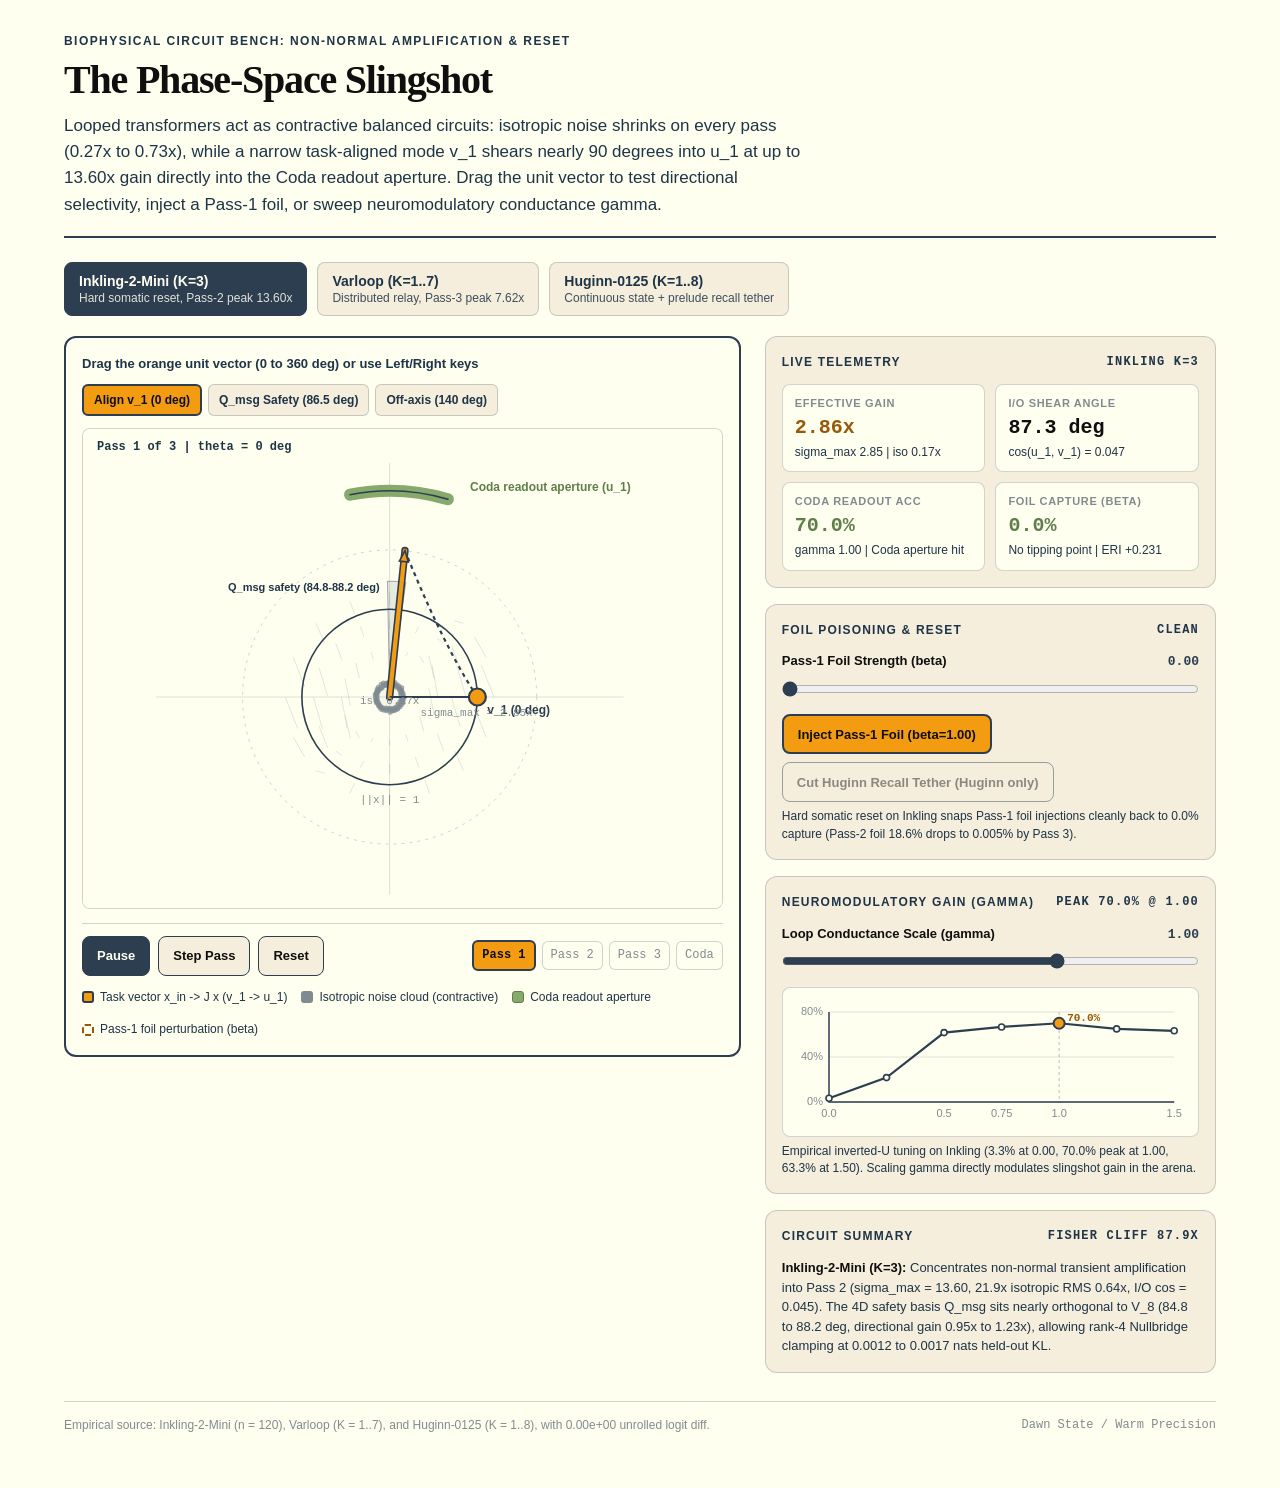
<file: figures/phase7_biophysics/explainers/phase_space_slingshot.html>
<!DOCTYPE html>
<html lang="en">
<head>
<meta charset="UTF-8">
<meta name="viewport" content="width=device-width, initial-scale=1.0">
<title>Phase-Space Slingshot: Balanced-Circuit Bench</title>
<style>
  :root {
    --ivory: #FFFFF0;
    --parchment: #F5EEDC;
    --onyx: #0F0F0F;
    --blue-slate: #2C3E50;
    --slate-deep: #1E3447;
    --slate-mist: #808B90;
    --sage-green: #87A96B;
    --sage-deep: #5F7F4A;
    --golden-orange: #F39C12;
    --copper-deep: #96590A;
    --line-subtle: rgba(44, 62, 80, 0.22);
    --line-track: rgba(44, 62, 80, 0.12);
    --font-display: "Newsreader", Georgia, "Times New Roman", serif;
    --font-sans: "Inter", -apple-system, BlinkMacSystemFont, "Segoe UI", Roboto, Helvetica, Arial, sans-serif;
    --font-mono: ui-monospace, SFMono-Regular, Menlo, Monaco, Consolas, monospace;
    --radius-sm: 8px;
    --radius-md: 12px;
    --t-fast: 180ms ease-out;
  }

  * {
    box-sizing: border-box;
  }

  html, body {
    margin: 0;
    padding: 0;
    background: var(--ivory);
    color: var(--onyx);
    font-family: var(--font-sans);
    font-size: 16px;
    line-height: 1.55;
    -webkit-font-smoothing: antialiased;
  }

  .page {
    max-width: 1200px;
    margin: 0 auto;
    padding: 32px 24px 56px;
  }

  /* Header */
  .header {
    margin-bottom: 24px;
    border-bottom: 2px solid var(--blue-slate);
    padding-bottom: 18px;
  }

  .kicker {
    font-size: 12px;
    font-weight: 600;
    letter-spacing: 0.12em;
    text-transform: uppercase;
    color: var(--slate-deep);
    margin: 0 0 6px;
  }

  .title {
    font-family: var(--font-display);
    font-size: clamp(28px, 4vw, 40px);
    font-weight: 600;
    letter-spacing: -0.03em;
    line-height: 1.15;
    margin: 0 0 10px;
    color: var(--onyx);
  }

  .lede {
    font-size: 17px;
    color: var(--slate-deep);
    max-width: 78ch;
    margin: 0;
  }

  /* Architecture Switcher */
  .arch-bar {
    display: flex;
    flex-wrap: wrap;
    gap: 10px;
    margin-bottom: 20px;
    align-items: center;
  }

  .arch-btn {
    appearance: none;
    background: var(--parchment);
    color: var(--slate-deep);
    border: 1px solid var(--line-subtle);
    border-radius: var(--radius-sm);
    padding: 10px 14px;
    font-family: var(--font-sans);
    font-size: 14px;
    font-weight: 600;
    cursor: pointer;
    transition: background var(--t-fast), color var(--t-fast), border-color var(--t-fast);
    text-align: left;
    min-height: 44px;
  }

  .arch-btn:hover {
    border-color: var(--blue-slate);
  }

  .arch-btn:focus-visible,
  .btn:focus-visible,
  .chip:focus-visible,
  input[type="range"]:focus-visible {
    outline: 2px solid var(--blue-slate);
    outline-offset: 2px;
  }

  .arch-btn.active {
    background: var(--blue-slate);
    color: var(--ivory);
    border-color: var(--blue-slate);
  }

  .arch-sub {
    display: block;
    font-size: 12px;
    font-weight: 400;
    opacity: 0.85;
    margin-top: 2px;
  }

  .depth-picker {
    display: none;
    align-items: center;
    gap: 6px;
    margin-left: auto;
    background: var(--parchment);
    border: 1px solid var(--line-subtle);
    border-radius: var(--radius-sm);
    padding: 6px 10px;
  }

  .depth-picker.visible {
    display: inline-flex;
  }

  .depth-label {
    font-size: 12px;
    font-weight: 600;
    color: var(--slate-deep);
    text-transform: uppercase;
    letter-spacing: 0.08em;
    margin-right: 4px;
  }

  /* Main Workspace Grid */
  .bench-grid {
    display: grid;
    grid-template-columns: minmax(0, 1.38fr) minmax(320px, 0.92fr);
    gap: 24px;
    align-items: start;
  }

  @media (max-width: 960px) {
    .bench-grid {
      grid-template-columns: 1fr;
    }
    .depth-picker {
      margin-left: 0;
    }
  }

  /* Arena Card */
  .arena-panel {
    background: var(--ivory);
    border: 2px solid var(--blue-slate);
    border-radius: var(--radius-md);
    padding: 16px;
  }

  .arena-top {
    display: flex;
    flex-wrap: wrap;
    justify-content: space-between;
    align-items: center;
    gap: 10px;
    margin-bottom: 12px;
  }

  .arena-caption {
    font-size: 13px;
    font-weight: 600;
    color: var(--slate-deep);
  }

  .preset-row {
    display: flex;
    flex-wrap: wrap;
    gap: 6px;
  }

  .chip {
    appearance: none;
    background: var(--parchment);
    color: var(--slate-deep);
    border: 1px solid var(--line-subtle);
    border-radius: 6px;
    padding: 5px 10px;
    font-family: var(--font-sans);
    font-size: 12px;
    font-weight: 600;
    cursor: pointer;
    min-height: 32px;
    transition: background var(--t-fast), border-color var(--t-fast);
  }

  .chip:hover {
    border-color: var(--blue-slate);
  }

  .chip.active {
    background: var(--blue-slate);
    color: var(--ivory);
    border-color: var(--blue-slate);
  }

  .chip.focal-chip.active {
    background: var(--golden-orange);
    color: var(--onyx);
    border: 2px solid var(--blue-slate);
  }

  .canvas-wrap {
    position: relative;
    width: 100%;
    aspect-ratio: 4 / 3;
    min-height: 340px;
    background: var(--ivory);
    border: 1px solid var(--line-subtle);
    border-radius: var(--radius-sm);
    overflow: hidden;
    touch-action: none;
  }

  canvas#arena {
    display: block;
    width: 100%;
    height: 100%;
    cursor: grab;
  }

  canvas#arena.dragging {
    cursor: grabbing;
  }

  /* Playback Bar */
  .playback-bar {
    display: flex;
    flex-wrap: wrap;
    align-items: center;
    justify-content: space-between;
    gap: 12px;
    margin-top: 14px;
    padding-top: 12px;
    border-top: 1px solid var(--line-subtle);
  }

  .btn-group {
    display: flex;
    flex-wrap: wrap;
    gap: 8px;
  }

  .btn {
    appearance: none;
    background: var(--parchment);
    color: var(--onyx);
    border: 1px solid var(--blue-slate);
    border-radius: var(--radius-sm);
    padding: 8px 14px;
    font-family: var(--font-sans);
    font-size: 13px;
    font-weight: 600;
    cursor: pointer;
    min-height: 40px;
    transition: background var(--t-fast), color var(--t-fast);
  }

  .btn:hover {
    background: #EBE2CA;
  }

  .btn.primary {
    background: var(--blue-slate);
    color: var(--ivory);
  }

  .btn.primary:hover {
    background: var(--slate-deep);
  }

  .btn.focal {
    background: var(--golden-orange);
    color: var(--onyx);
    border: 2px solid var(--blue-slate);
  }

  .btn.focal:hover {
    background: #E5900D;
  }

  .btn.active-danger {
    background: var(--copper-deep);
    color: var(--ivory);
    border-color: var(--onyx);
  }

  .btn:disabled {
    opacity: 0.45;
    cursor: not-allowed;
  }

  .pass-strip {
    display: flex;
    align-items: center;
    gap: 6px;
    flex-wrap: wrap;
  }

  .pass-pill {
    font-family: var(--font-mono);
    font-size: 12px;
    padding: 4px 8px;
    border-radius: 6px;
    border: 1px solid var(--line-subtle);
    background: var(--ivory);
    color: var(--slate-mist);
  }

  .pass-pill.done {
    background: var(--parchment);
    color: var(--slate-deep);
    border-color: var(--blue-slate);
  }

  .pass-pill.current {
    background: var(--golden-orange);
    color: var(--onyx);
    border: 2px solid var(--blue-slate);
    font-weight: 700;
  }

  .pass-pill.coda-active {
    background: var(--sage-green);
    color: var(--onyx);
    border: 2px solid var(--blue-slate);
    font-weight: 700;
  }

  /* Legend Strip */
  .legend-row {
    display: flex;
    flex-wrap: wrap;
    gap: 14px;
    margin-top: 12px;
    font-size: 12px;
    color: var(--slate-deep);
  }

  .legend-item {
    display: inline-flex;
    align-items: center;
    gap: 6px;
  }

  .swatch {
    width: 12px;
    height: 12px;
    border-radius: 3px;
    display: inline-block;
  }

  .swatch.focal {
    background: var(--golden-orange);
    border: 2px solid var(--blue-slate);
  }

  .swatch.noise {
    background: var(--slate-mist);
  }

  .swatch.coda {
    background: var(--sage-green);
    border: 1px solid var(--sage-deep);
  }

  .swatch.foil {
    background: var(--ivory);
    border: 2px dashed var(--copper-deep);
  }

  /* Right Column: Telemetry & Controls */
  .side-col {
    display: flex;
    flex-direction: column;
    gap: 16px;
  }

  .well {
    background: var(--parchment);
    border: 1px solid var(--line-subtle);
    border-radius: var(--radius-md);
    padding: 16px;
  }

  .well-title {
    font-size: 12px;
    font-weight: 600;
    text-transform: uppercase;
    letter-spacing: 0.1em;
    color: var(--slate-deep);
    margin: 0 0 12px;
    display: flex;
    justify-content: space-between;
    align-items: center;
  }

  /* Telemetry Grid */
  .telemetry-grid {
    display: grid;
    grid-template-columns: repeat(2, minmax(0, 1fr));
    gap: 10px;
  }

  .metric-card {
    background: var(--ivory);
    border: 1px solid var(--line-subtle);
    border-radius: var(--radius-sm);
    padding: 10px 12px;
  }

  .metric-label {
    font-size: 11px;
    font-weight: 600;
    text-transform: uppercase;
    letter-spacing: 0.06em;
    color: var(--slate-mist);
    margin-bottom: 4px;
  }

  .metric-value {
    font-family: var(--font-mono);
    font-size: 20px;
    font-weight: 700;
    font-variant-numeric: tabular-nums;
    color: var(--onyx);
    line-height: 1.2;
  }

  .metric-value.focal-text {
    color: var(--copper-deep);
  }

  .metric-value.positive-text {
    color: var(--sage-deep);
  }

  .metric-sub {
    font-size: 12px;
    color: var(--slate-deep);
    margin-top: 3px;
    font-variant-numeric: tabular-nums;
  }

  /* Sliders & Controls */
  .control-block {
    margin-bottom: 14px;
  }

  .control-block:last-child {
    margin-bottom: 0;
  }

  .control-head {
    display: flex;
    justify-content: space-between;
    align-items: baseline;
    margin-bottom: 6px;
    font-size: 13px;
    font-weight: 600;
    color: var(--onyx);
  }

  .control-val {
    font-family: var(--font-mono);
    font-variant-numeric: tabular-nums;
    color: var(--blue-slate);
  }

  input[type="range"] {
    width: 100%;
    accent-color: var(--blue-slate);
    cursor: pointer;
    margin: 2px 0;
  }

  .control-note {
    font-size: 12px;
    color: var(--slate-deep);
    margin: 6px 0 0;
    line-height: 1.45;
  }

  .toggle-row {
    display: flex;
    flex-wrap: wrap;
    gap: 8px;
    margin-top: 10px;
  }

  /* Inverted-U Canvas */
  .gamma-chart-wrap {
    margin-top: 10px;
    background: var(--ivory);
    border: 1px solid var(--line-subtle);
    border-radius: var(--radius-sm);
    padding: 8px;
  }

  canvas#gammaChart {
    display: block;
    width: 100%;
    height: 132px;
  }

  /* Mechanism Summary */
  .mech-note {
    font-size: 13px;
    color: var(--slate-deep);
    margin: 0;
    line-height: 1.5;
  }

  .mech-note strong {
    color: var(--onyx);
  }

  /* Footer Evidence Line */
  .footer {
    margin-top: 28px;
    padding-top: 14px;
    border-top: 1px solid var(--line-subtle);
    font-size: 12px;
    color: var(--slate-mist);
    display: flex;
    flex-wrap: wrap;
    justify-content: space-between;
    gap: 8px;
  }

  .mono {
    font-family: var(--font-mono);
    font-variant-numeric: tabular-nums;
  }
</style>
</head>
<body>
<div class="page">
  <header class="header">
    <p class="kicker">Biophysical Circuit Bench: Non-Normal Amplification &amp; Reset</p>
    <h1 class="title">The Phase-Space Slingshot</h1>
    <p class="lede">
      Looped transformers act as contractive balanced circuits: isotropic noise shrinks on every pass (0.27x to 0.73x), while a narrow task-aligned mode v_1 shears nearly 90 degrees into u_1 at up to 13.60x gain directly into the Coda readout aperture. Drag the unit vector to test directional selectivity, inject a Pass-1 foil, or sweep neuromodulatory conductance gamma.
    </p>
  </header>

  <nav class="arch-bar" aria-label="Architecture selection">
    <button type="button" class="arch-btn active" data-arch="inkling">
      Inkling-2-Mini (K=3)
      <span class="arch-sub">Hard somatic reset, Pass-2 peak 13.60x</span>
    </button>
    <button type="button" class="arch-btn" data-arch="varloop">
      Varloop (K=1..7)
      <span class="arch-sub">Distributed relay, Pass-3 peak 7.62x</span>
    </button>
    <button type="button" class="arch-btn" data-arch="huginn">
      Huginn-0125 (K=1..8)
      <span class="arch-sub">Continuous state + prelude recall tether</span>
    </button>

    <div class="depth-picker" id="depthPicker" aria-label="Loop depth K">
      <span class="depth-label">Depth K</span>
      <div id="depthButtons" style="display:flex;gap:4px;"></div>
    </div>
  </nav>

  <main class="bench-grid">
    <!-- Left: Interactive Physics Arena -->
    <section class="arena-panel" aria-label="Phase-space slingshot arena">
      <div class="arena-top">
        <span class="arena-caption">Drag the orange unit vector (0 to 360 deg) or use Left/Right keys</span>
        <div class="preset-row">
          <button type="button" class="chip focal-chip active" data-angle="0">Align v_1 (0 deg)</button>
          <button type="button" class="chip" data-angle="86.5">Q_msg Safety (86.5 deg)</button>
          <button type="button" class="chip" data-angle="140">Off-axis (140 deg)</button>
        </div>
      </div>

      <div class="canvas-wrap">
        <canvas id="arena" tabindex="0" aria-label="Interactive 2D phase-space arena showing contractive isotropic cloud and non-normal slingshot trajectory"></canvas>
      </div>

      <div class="playback-bar">
        <div class="btn-group">
          <button type="button" class="btn primary" id="btnPlay">Play</button>
          <button type="button" class="btn" id="btnStep">Step Pass</button>
          <button type="button" class="btn" id="btnReset">Reset</button>
        </div>
        <div class="pass-strip" id="passStrip" aria-live="polite"></div>
      </div>

      <div class="legend-row">
        <span class="legend-item"><span class="swatch focal"></span>Task vector x_in -> J x (v_1 -> u_1)</span>
        <span class="legend-item"><span class="swatch noise"></span>Isotropic noise cloud (contractive)</span>
        <span class="legend-item"><span class="swatch coda"></span>Coda readout aperture</span>
        <span class="legend-item"><span class="swatch foil"></span>Pass-1 foil perturbation (beta)</span>
      </div>
    </section>

    <!-- Right: Telemetry & Controls -->
    <aside class="side-col">
      <!-- Live Telemetry Well -->
      <section class="well" aria-label="Live biophysical telemetry">
        <div class="well-title">
          <span>Live Telemetry</span>
          <span class="mono" id="telArchTag">Inkling K=3</span>
        </div>
        <div class="telemetry-grid">
          <div class="metric-card">
            <div class="metric-label">Effective Gain</div>
            <div class="metric-value focal-text" id="telGain">13.60x</div>
            <div class="metric-sub" id="telGainSub">sigma_max 13.60 | iso 0.64x</div>
          </div>
          <div class="metric-card">
            <div class="metric-label">I/O Shear Angle</div>
            <div class="metric-value" id="telAngle">87.4 deg</div>
            <div class="metric-sub" id="telAngleSub">cos(u_1, v_1) = 0.045</div>
          </div>
          <div class="metric-card">
            <div class="metric-label">Coda Readout Acc</div>
            <div class="metric-value positive-text" id="telAcc">70.0%</div>
            <div class="metric-sub" id="telAccSub">gamma 1.00 | aligned</div>
          </div>
          <div class="metric-card">
            <div class="metric-label">Foil Capture (beta)</div>
            <div class="metric-value" id="telFoil">0.0%</div>
            <div class="metric-sub" id="telFoilSub">No tipping point | ERI +0.231</div>
          </div>
        </div>
      </section>

      <!-- Foil Poisoning & Somatic Reset Controls -->
      <section class="well" aria-label="Foil poisoning and reset controls">
        <div class="well-title">
          <span>Foil Poisoning &amp; Reset</span>
          <span class="mono" id="foilStatusTag">Clean</span>
        </div>
        <div class="control-block">
          <div class="control-head">
            <label for="betaSlider">Pass-1 Foil Strength (beta)</label>
            <span class="control-val" id="betaVal">0.00</span>
          </div>
          <input type="range" id="betaSlider" min="0" max="1.25" step="0.05" value="0">
          <div class="toggle-row">
            <button type="button" class="btn focal" id="btnInjectFoil">Inject Pass-1 Foil (beta=1.00)</button>
            <button type="button" class="btn" id="btnTether" title="Available on Huginn-0125">Cut Huginn Recall Tether</button>
          </div>
          <p class="control-note" id="foilNote">
            Hard somatic reset on Inkling snaps Pass-1 foil injections cleanly back to 0.0% capture (Pass-2 foil 18.6% drops to 0.005% by Pass 3).
          </p>
        </div>
      </section>

      <!-- Neuromodulatory Gain Dial -->
      <section class="well" aria-label="Neuromodulatory conductance dial">
        <div class="well-title">
          <span>Neuromodulatory Gain (gamma)</span>
          <span class="mono" id="gammaPeakTag">Peak 70.0% @ 1.00</span>
        </div>
        <div class="control-block">
          <div class="control-head">
            <label for="gammaSlider">Loop Conductance Scale (gamma)</label>
            <span class="control-val" id="gammaVal">1.00</span>
          </div>
          <input type="range" id="gammaSlider" min="0" max="1.5" step="0.05" value="1.0">
          <div class="gamma-chart-wrap">
            <canvas id="gammaChart" aria-label="Inverted-U accuracy curve across conductance gamma from 0.00 to 1.50"></canvas>
          </div>
          <p class="control-note" id="gammaNote">
            Empirical inverted-U tuning on Inkling (3.3% at 0.00, 70.0% peak at 1.00, 63.3% at 1.50). Scaling gamma directly modulates slingshot gain in the arena.
          </p>
        </div>
      </section>

      <!-- Mechanism Reading -->
      <section class="well" aria-label="Architecture biophysical summary">
        <div class="well-title">
          <span>Circuit Summary</span>
          <span class="mono" id="fisherTag">Fisher cliff 87.9x</span>
        </div>
        <p class="mech-note" id="mechSummary">
          <strong>Inkling-2-Mini (K=3):</strong> Concentrates non-normal transient amplification into Pass 2 (sigma_max = 13.60, 21.9x isotropic RMS 0.64x, I/O cos = 0.045). The 4D safety basis Q_msg sits nearly orthogonal to V_8 (84.8 to 88.2 deg, directional gain 0.95x to 1.23x), allowing rank-4 Nullbridge clamping at 0.0012 to 0.0017 nats held-out KL.
        </p>
      </section>
    </aside>
  </main>

  <footer class="footer">
    <span>Empirical source: Inkling-2-Mini (n = 120), Varloop (K = 1..7), and Huginn-0125 (K = 1..8), with 0.00e+00 unrolled logit diff.</span>
    <span class="mono">Dawn State / Warm Precision</span>
  </footer>
</div>

<script>
(function () {
  "use strict";

  // Empirical architecture specifications from locked JSON results
  const ARCHS = {
    inkling: {
      name: "Inkling-2-Mini",
      shortTag: "Inkling",
      depths: [3],
      defaultK: 3,
      resetType: "somatic",
      qMsgRange: [84.8, 88.2],
      qMsgGain: 1.08,
      fisherLabel: "Fisher cliff 87.9x",
      passes: [
        { label: "Pass 1", sigma: 2.85, iso: 0.166, cos: 0.0466, rayleigh: 33.1 },
        { label: "Pass 2", sigma: 13.60, iso: 0.639, cos: 0.0447, rayleigh: 28.7 },
        { label: "Pass 3", sigma: 8.39, iso: 0.628, cos: 0.1092, rayleigh: 11.7 }
      ],
      gammaCurve: [
        { g: 0.00, acc: 3.3 },
        { g: 0.25, acc: 21.7 },
        { g: 0.50, acc: 61.7 },
        { g: 0.75, acc: 66.7 },
        { g: 1.00, acc: 70.0 },
        { g: 1.25, acc: 65.0 },
        { g: 1.50, acc: 63.3 }
      ],
      gammaPeakText: "Peak 70.0% @ 1.00",
      gammaNote: "Empirical inverted-U tuning on Inkling (3.3% at 0.00, 70.0% peak at 1.00, 63.3% at 1.50). Scaling gamma directly modulates slingshot gain in the arena.",
      foilAtBeta1: { 3: 0.0 },
      eriByDepth: { 3: "+0.231" },
      summary: "<strong>Inkling-2-Mini (K=3):</strong> Concentrates non-normal transient amplification into Pass 2 (sigma_max = 13.60, 21.9x isotropic RMS 0.64x, I/O cos = 0.045). The 4D safety basis Q_msg sits nearly orthogonal to V_8 (84.8 to 88.2 deg, directional gain 0.95x to 1.23x), allowing rank-4 Nullbridge clamping at 0.0012 to 0.0017 nats held-out KL."
    },
    varloop: {
      name: "Varloop",
      shortTag: "Varloop",
      depths: [3, 5, 7],
      defaultK: 5,
      resetType: "distributed",
      qMsgRange: [84.3, 88.5],
      qMsgGain: 1.02,
      fisherLabel: "Fisher cliff 141.7x (K=5)",
      passes: [
        { label: "Pass 1", sigma: 5.21, iso: 0.270, cos: 0.0280, rayleigh: 108.7 },
        { label: "Pass 2", sigma: 4.47, iso: 0.281, cos: 0.0264, rayleigh: 142.6 },
        { label: "Pass 3", sigma: 7.62, iso: 0.451, cos: 0.0520, rayleigh: 40.7 },
        { label: "Pass 4", sigma: 6.06, iso: 0.387, cos: 0.0427, rayleigh: 38.5 },
        { label: "Pass 5", sigma: 5.95, iso: 0.371, cos: 0.0402, rayleigh: 43.0 },
        { label: "Pass 6", sigma: 6.00, iso: 0.372, cos: 0.0396, rayleigh: 85.1 },
        { label: "Pass 7", sigma: 6.30, iso: 0.383, cos: 0.0347, rayleigh: 59.0 }
      ],
      // Empirical K=3 (35.0%), K=5 (32.5%), K=7 (27.5%) at gamma=1.0; smooth model curve anchored at gamma=1.0
      gammaCurveByDepth: {
        3: [
          { g: 0.00, acc: 24.2 }, { g: 0.25, acc: 26.5 }, { g: 0.50, acc: 30.8 },
          { g: 0.75, acc: 33.9 }, { g: 1.00, acc: 35.0 }, { g: 1.25, acc: 32.1 }, { g: 1.50, acc: 28.4 }
        ],
        5: [
          { g: 0.00, acc: 24.2 }, { g: 0.25, acc: 26.0 }, { g: 0.50, acc: 29.4 },
          { g: 0.75, acc: 31.8 }, { g: 1.00, acc: 32.5 }, { g: 1.25, acc: 29.8 }, { g: 1.50, acc: 26.5 }
        ],
        7: [
          { g: 0.00, acc: 24.2 }, { g: 0.25, acc: 25.2 }, { g: 0.50, acc: 26.8 },
          { g: 0.75, acc: 27.6 }, { g: 1.00, acc: 27.5 }, { g: 1.25, acc: 25.9 }, { g: 1.50, acc: 23.4 }
        ]
      },
      gammaPeakText: "Anchored @ 1.00 (K-dependent)",
      gammaNote: "Varloop anchors at 35.0% (K=3), 32.5% (K=5), and 27.5% (K=7) at gamma=1.00 vs 24.2% with all four gates closed. Off-unity gamma values are illustrative conductance scaling.",
      foilAtBeta1: { 3: 18.3, 5: 15.0, 7: 13.3 },
      eriByDepth: { 3: "+0.013", 5: "+0.032", 7: "+0.049" },
      summary: "<strong>Varloop (K=1..7):</strong> Variable-depth training distributes non-normal gain across passes (4.47x to 7.62x, peaking at Pass 3, 15.5x to 19.8x isotropic RMS 0.27x to 0.45x). Deeper loops strengthen somatic-reset elastic recovery (+0.013 to +0.049) and cut beta=1.0 foil capture from 18.3% (K=3) to 13.3% (K=7) with no tipping point."
    },
    huginn: {
      name: "Huginn-0125",
      shortTag: "Huginn",
      depths: [4, 8],
      defaultK: 8,
      resetType: "tether",
      qMsgRange: [84.5, 88.0],
      qMsgGain: 1.05,
      fisherLabel: "84.8x loop climb, 0.77x Coda",
      passes: [
        { label: "Step 1", sigma: 7.63, iso: 0.729, cos: 0.0371, rayleigh: 63.8 },
        { label: "Step 2", sigma: 4.60, iso: 0.592, cos: 0.0316, rayleigh: 54.2 },
        { label: "Step 3", sigma: 4.52, iso: 0.599, cos: 0.0884, rayleigh: 16.0 },
        { label: "Step 4", sigma: 5.25, iso: 0.634, cos: 0.1016, rayleigh: 10.2 },
        { label: "Step 5", sigma: 5.39, iso: 0.643, cos: 0.1030, rayleigh: 10.9 },
        { label: "Step 6", sigma: 5.53, iso: 0.652, cos: 0.1044, rayleigh: 11.6 },
        { label: "Step 7", sigma: 5.59, iso: 0.651, cos: 0.1032, rayleigh: 11.0 },
        { label: "Step 8", sigma: 5.64, iso: 0.650, cos: 0.1020, rayleigh: 10.4 }
      ],
      gammaCurve: [
        { g: 0.00, acc: 1.7 },
        { g: 0.25, acc: 5.0 },
        { g: 0.50, acc: 13.3 },
        { g: 0.75, acc: 41.7 },
        { g: 1.00, acc: 40.0 },
        { g: 1.25, acc: 16.7 },
        { g: 1.50, acc: 11.7 }
      ],
      gammaPeakText: "Peak 41.7% @ 0.75",
      gammaNote: "Empirical inverted-U adapter conductance curve on Huginn-0125 (1.7% at 0.00, 41.7% peak at 0.75, 40.0% at 1.00, 11.7% at 1.50). Cutting the recall tether collapses accuracy to 0.0%.",
      foilAtBeta1: { 4: 10.0, 8: 11.7 },
      eriByDepth: { 4: "\u22120.036", 8: "\u22120.049" },
      summary: "<strong>Huginn-0125 (3.5B, K=1..8):</strong> Dense continuous recurrence replicates non-normal transient amplification (Step 1 sigma_max = 7.63, 10.5x isotropic RMS 0.73x, I/O cos = 0.037). Linear prelude recall prevents foil tipping points yet leaves 10.0% to 11.7% foil capture; ablating recall collapses accuracy to 0.0% (Labovich 2026)."
    }
  };

  // Seeded isotropic noise cloud on unit circle
  const NOISE_COUNT = 84;
  const noiseParticles = [];
  for (let i = 0; i < NOISE_COUNT; i++) {
    const a = (i / NOISE_COUNT) * Math.PI * 2 + Math.sin(i * 12.9898) * 0.04;
    const r = 0.78 + 0.28 * ((Math.sin(i * 78.233) * 43758.5453) % 1 + 1) * 0.5;
    noiseParticles.push({ angle: a, baseR: Math.min(1.06, Math.max(0.72, r)) });
  }

  // Application state
  const state = {
    arch: "inkling",
    depthK: 3,
    angleDeg: 0,
    beta: 0.0,
    gamma: 1.0,
    tetherCut: false,
    playing: true,
    passIndex: 0,      // 0 .. depthK (depthK = Coda readout)
    passProgress: 0.0, // 0 .. 1 interpolation within current pass
    dragging: false,
    lastTime: 0
  };

  // DOM references
  const arenaCanvas = document.getElementById("arena");
  const arenaCtx = arenaCanvas.getContext("2d");
  const gammaCanvas = document.getElementById("gammaChart");
  const gammaCtx = gammaCanvas.getContext("2d");

  const archBtns = document.querySelectorAll(".arch-btn");
  const depthPicker = document.getElementById("depthPicker");
  const depthButtons = document.getElementById("depthButtons");
  const presetChips = document.querySelectorAll(".chip[data-angle]");

  const btnPlay = document.getElementById("btnPlay");
  const btnStep = document.getElementById("btnStep");
  const btnReset = document.getElementById("btnReset");
  const passStrip = document.getElementById("passStrip");

  const betaSlider = document.getElementById("betaSlider");
  const betaVal = document.getElementById("betaVal");
  const btnInjectFoil = document.getElementById("btnInjectFoil");
  const btnTether = document.getElementById("btnTether");
  const foilStatusTag = document.getElementById("foilStatusTag");
  const foilNote = document.getElementById("foilNote");

  const gammaSlider = document.getElementById("gammaSlider");
  const gammaVal = document.getElementById("gammaVal");
  const gammaPeakTag = document.getElementById("gammaPeakTag");
  const gammaNote = document.getElementById("gammaNote");

  const telArchTag = document.getElementById("telArchTag");
  const telGain = document.getElementById("telGain");
  const telGainSub = document.getElementById("telGainSub");
  const telAngle = document.getElementById("telAngle");
  const telAngleSub = document.getElementById("telAngleSub");
  const telAcc = document.getElementById("telAcc");
  const telAccSub = document.getElementById("telAccSub");
  const telFoil = document.getElementById("telFoil");
  const telFoilSub = document.getElementById("telFoilSub");
  const fisherTag = document.getElementById("fisherTag");
  const mechSummary = document.getElementById("mechSummary");

  // Palette constants
  const COL = {
    ivory: "#FFFFF0",
    parchment: "#F5EEDC",
    onyx: "#0F0F0F",
    blueSlate: "#2C3E50",
    slateDeep: "#1E3447",
    slateMist: "#808B90",
    sageGreen: "#87A96B",
    sageDeep: "#5F7F4A",
    goldenOrange: "#F39C12",
    copperDeep: "#96590A"
  };

  // Utility: interpolate empirical gamma curve
  function getGammaCurve() {
    const cfg = ARCHS[state.arch];
    if (cfg.gammaCurveByDepth) {
      return cfg.gammaCurveByDepth[state.depthK] || cfg.gammaCurveByDepth[5];
    }
    return cfg.gammaCurve;
  }

  function evalGammaAcc(g) {
    if (state.arch === "huginn" && state.tetherCut) return 0.0;
    const pts = getGammaCurve();
    if (g <= pts[0].g) return pts[0].acc;
    if (g >= pts[pts.length - 1].g) return pts[pts.length - 1].acc;
    for (let i = 0; i < pts.length - 1; i++) {
      if (g >= pts[i].g && g <= pts[i + 1].g) {
        const t = (g - pts[i].g) / (pts[i + 1].g - pts[i].g);
        return pts[i].acc + t * (pts[i + 1].acc - pts[i].acc);
      }
    }
    return pts[pts.length - 1].acc;
  }

  // Normalized conductance gain multiplier for arena physics
  function getGammaPhysicsScale() {
    if (state.arch === "huginn" && state.tetherCut) return 0.14;
    const pts = getGammaCurve();
    const maxAcc = Math.max(...pts.map((p) => p.acc));
    const curAcc = evalGammaAcc(state.gamma);
    // Smooth physical coupling: low gamma collapses gain, over-drive saturates/tilts
    const ratio = maxAcc > 0 ? curAcc / maxAcc : 0;
    return 0.15 + 0.85 * ratio;
  }

  // Get active pass data for current pass index (clamped to 0..K-1)
  function getPassData(idx) {
    const cfg = ARCHS[state.arch];
    const clamped = Math.max(0, Math.min(state.depthK - 1, idx));
    return cfg.passes[clamped];
  }

  // Get peak pass data across current depthK
  function getPeakPass() {
    const cfg = ARCHS[state.arch];
    let best = cfg.passes[0];
    for (let i = 1; i < state.depthK; i++) {
      if (cfg.passes[i].sigma > best.sigma) best = cfg.passes[i];
    }
    return best;
  }

  // Compute directional non-normal map for unit vector at angleDeg on pass idx
  function computeVectorMap(angleDeg, passIdx) {
    const p = getPassData(passIdx);
    const rad = (angleDeg * Math.PI) / 180;
    const ux = Math.cos(rad);
    const uy = Math.sin(rad);

    // Alignment with dominant input singular mode v_1 = (1, 0)
    const align = Math.cos(rad);
    const absAlign = Math.abs(align);
    const ortho = Math.sin(rad);

    // Output singular direction u_1 sits at arccos(cos_io) ~ 84..88.5 deg
    const ioAngleRad = Math.acos(Math.min(0.99, Math.max(-0.99, p.cos)));
    const u1x = Math.cos(ioAngleRad);
    const u1y = Math.sin(ioAngleRad);

    // Sharp non-normal selectivity around v_1 (power 3 captures narrow top-1 singular cone)
    const selectivity = Math.pow(absAlign, 2.6);
    const gammaScale = getGammaPhysicsScale();

    // Effective amplification along u_1 vs isotropic contraction
    const nonNormalAmp = align * selectivity * p.sigma * gammaScale;
    const isoScale = p.iso * (0.75 + 0.25 * gammaScale);

    // Output vector in phase space
    let outX = nonNormalAmp * u1x + isoScale * ux;
    let outY = nonNormalAmp * u1y + isoScale * uy;

    // If tether cut on Huginn, state drifts off-aperture and damps
    if (state.arch === "huginn" && state.tetherCut) {
      const rot = 0.72;
      const rx = outX * Math.cos(rot) - outY * Math.sin(rot);
      const ry = outX * Math.sin(rot) + outY * Math.cos(rot);
      outX = rx * 0.42;
      outY = ry * 0.42;
    }

    const gain = Math.hypot(outX, outY);
    const outAngleRad = Math.atan2(outY, outX);

    // Check if inside Q_msg safety wedge (84..89 deg or 264..269 deg)
    const normDeg = ((angleDeg % 180) + 180) % 180;
    const cfg = ARCHS[state.arch];
    const inQmsg = normDeg >= cfg.qMsgRange[0] - 2.0 && normDeg <= cfg.qMsgRange[1] + 2.0;

    return {
      inX: ux,
      inY: uy,
      outX: outX,
      outY: outY,
      gain: gain,
      outAngleRad: outAngleRad,
      ioAngleDeg: (ioAngleRad * 180) / Math.PI,
      selectivity: selectivity,
      inQmsg: inQmsg,
      pass: p
    };
  }

  // Compute foil capture % and residual foil amplitude at current pass
  function computeFoilState(passIdx) {
    const cfg = ARCHS[state.arch];
    const b = state.beta;
    if (b <= 0.001) {
      return { capturePct: 0.0, residualAmp: 0.0, label: "Clean" };
    }
    const baseCap1 = cfg.foilAtBeta1[state.depthK] ?? 0.0;
    const capturePct = baseCap1 * Math.min(1.25, b);

    // Visual foil amplitude across passes
    let residualAmp = 0;
    if (state.arch === "inkling") {
      // Pass 1: injected; Pass 2: 18.6% foil prob; Pass 3+: hard somatic reset snaps to ~0
      if (passIdx === 0) residualAmp = b * 1.15;
      else if (passIdx === 1) residualAmp = b * 0.65;
      else residualAmp = 0.03;
    } else if (state.arch === "varloop") {
      // Deeper loops heal more strongly
      const decay = Math.pow(0.72, passIdx);
      residualAmp = b * (0.18 + 0.95 * decay);
    } else {
      // Huginn: linear prelude recall prevents bifurcation, leaves persistent ~10-12% residual
      if (state.tetherCut) {
        residualAmp = b * (1.2 + 0.25 * passIdx);
      } else {
        residualAmp = b * (0.38 + 0.55 * Math.pow(0.78, passIdx));
      }
    }

    return {
      capturePct: state.arch === "huginn" && state.tetherCut ? 0.0 : capturePct,
      residualAmp: residualAmp,
      label: "beta=" + b.toFixed(2)
    };
  }

  // Build pass indicator pills
  function rebuildPassStrip() {
    const cfg = ARCHS[state.arch];
    passStrip.innerHTML = "";
    for (let i = 0; i < state.depthK; i++) {
      const span = document.createElement("span");
      span.className = "pass-pill";
      span.textContent = cfg.passes[i].label;
      span.dataset.idx = String(i);
      passStrip.appendChild(span);
    }
    const coda = document.createElement("span");
    coda.className = "pass-pill";
    coda.textContent = "Coda";
    coda.dataset.idx = String(state.depthK);
    passStrip.appendChild(coda);
    updatePassStripClasses();
  }

  function updatePassStripClasses() {
    const pills = passStrip.querySelectorAll(".pass-pill");
    pills.forEach((pill) => {
      const idx = Number(pill.dataset.idx);
      pill.classList.remove("done", "current", "coda-active");
      if (idx < state.passIndex) {
        pill.classList.add("done");
      } else if (idx === state.passIndex) {
        if (idx === state.depthK) pill.classList.add("coda-active");
        else pill.classList.add("current");
      }
    });
  }

  // Build depth selector buttons
  function rebuildDepthPicker() {
    const cfg = ARCHS[state.arch];
    if (cfg.depths.length <= 1) {
      depthPicker.classList.remove("visible");
      return;
    }
    depthPicker.classList.add("visible");
    depthButtons.innerHTML = "";
    cfg.depths.forEach((k) => {
      const btn = document.createElement("button");
      btn.type = "button";
      btn.className = "chip" + (k === state.depthK ? " active" : "");
      btn.textContent = "K=" + k;
      btn.addEventListener("click", () => {
        state.depthK = k;
        state.passIndex = 0;
        state.passProgress = 0;
        rebuildDepthPicker();
        rebuildPassStrip();
        updateUI();
      });
      depthButtons.appendChild(btn);
    });
  }

  // Update all telemetry cards and control notes
  function updateUI() {
    const cfg = ARCHS[state.arch];
    const activePassIdx = Math.min(state.passIndex, state.depthK - 1);
    const vec = computeVectorMap(state.angleDeg, activePassIdx);
    const foil = computeFoilState(activePassIdx);

    telArchTag.textContent = cfg.shortTag + " K=" + state.depthK;
    telGain.textContent = vec.gain.toFixed(2) + "x";
    telGainSub.textContent =
      "sigma_max " + vec.pass.sigma.toFixed(2) + " | iso " + vec.pass.iso.toFixed(2) + "x";

    telAngle.textContent = vec.ioAngleDeg.toFixed(1) + " deg";
    telAngleSub.textContent = "cos(u_1, v_1) = " + vec.pass.cos.toFixed(3);

    // Effective readout accuracy scales with alignment into Coda aperture & gamma & foil
    const baseAcc = evalGammaAcc(state.gamma);
    const alignFactor = 0.12 + 0.88 * vec.selectivity;
    const foilPenalty = state.arch === "inkling" ? 0 : foil.capturePct * 0.35;
    const effAcc =
      state.arch === "huginn" && state.tetherCut
        ? 0.0
        : Math.max(0, baseAcc * alignFactor - foilPenalty);

    telAcc.textContent = effAcc.toFixed(1) + "%";
    if (state.arch === "huginn" && state.tetherCut) {
      telAcc.className = "metric-value focal-text";
      telAccSub.textContent = "Recall tether cut (Labovich 2026)";
    } else if (vec.inQmsg) {
      telAcc.className = "metric-value";
      telAccSub.textContent = "Q_msg safety wedge: damped";
    } else if (vec.selectivity > 0.65) {
      telAcc.className = "metric-value positive-text";
      telAccSub.textContent = "gamma " + state.gamma.toFixed(2) + " | Coda aperture hit";
    } else {
      telAcc.className = "metric-value";
      telAccSub.textContent = "Off-axis (" + Math.round(state.angleDeg) + " deg): contractive";
    }

    // Foil card
    if (state.arch === "huginn" && state.tetherCut) {
      telFoil.textContent = "Collapsed";
      telFoil.className = "metric-value focal-text";
      telFoilSub.textContent = "Recall main effect +12.01 nats lost";
    } else {
      telFoil.textContent = foil.capturePct.toFixed(1) + "%";
      telFoil.className =
        foil.capturePct === 0 ? "metric-value positive-text" : "metric-value focal-text";
      const eri = cfg.eriByDepth[state.depthK] || "+0.000";
      telFoilSub.textContent = "No tipping point | ERI " + eri;
    }

    // Controls labels
    betaVal.textContent = state.beta.toFixed(2);
    foilStatusTag.textContent =
      state.arch === "huginn" && state.tetherCut
        ? "Tether Cut"
        : state.beta > 0
        ? "Foil beta=" + state.beta.toFixed(2)
        : "Clean";

    if (state.arch === "inkling") {
      foilNote.textContent =
        "Hard somatic reset on Inkling snaps Pass-1 foil injections cleanly back to 0.0% capture (Pass-2 foil 18.6% drops to 0.005% by Pass 3).";
    } else if (state.arch === "varloop") {
      foilNote.textContent =
        "Varloop heals more strongly with loop depth: beta=1.0 foil capture falls 18.3% (K=3) to 15.0% (K=5) to 13.3% (K=7) with no tipping point.";
    } else {
      foilNote.textContent = state.tetherCut
        ? "Prelude recall tether cut: Huginn accuracy collapses straight to 0.0% regardless of loop depth, confirming Labovich (2026)."
        : "Linear prelude recall tether prevents foil tipping points yet leaves 10.0% to 11.7% foil capture. Toggle Cut Recall Tether to test ablation.";
    }

    // Tether button state
    if (state.arch === "huginn") {
      btnTether.disabled = false;
      btnTether.textContent = state.tetherCut
        ? "Restore Huginn Recall Tether"
        : "Cut Huginn Recall Tether";
      btnTether.classList.toggle("active-danger", state.tetherCut);
    } else {
      btnTether.disabled = true;
      btnTether.textContent = "Cut Huginn Recall Tether (Huginn only)";
      btnTether.classList.remove("active-danger");
    }

    // Gamma notes
    gammaVal.textContent = state.gamma.toFixed(2);
    gammaPeakTag.textContent = cfg.gammaPeakText;
    gammaNote.textContent = cfg.gammaNote;

    // Summary
    fisherTag.textContent = cfg.fisherLabel;
    mechSummary.innerHTML = cfg.summary;

    // Preset chips highlight
    presetChips.forEach((chip) => {
      const a = Number(chip.dataset.angle);
      const diff = Math.abs((((state.angleDeg - a + 540) % 360) - 180));
      chip.classList.toggle("active", diff < 3.5);
    });

    updatePassStripClasses();
    drawGammaChart();
  }

  // Draw the inverted-U neuromodulatory conductance chart
  function drawGammaChart() {
    const dpr = window.devicePixelRatio || 1;
    const rect = gammaCanvas.getBoundingClientRect();
    if (rect.width < 10) return;
    gammaCanvas.width = Math.round(rect.width * dpr);
    gammaCanvas.height = Math.round(rect.height * dpr);

    const ctx = gammaCtx;
    ctx.save();
    ctx.scale(dpr, dpr);

    const W = rect.width;
    const H = rect.height;
    const pad = { l: 38, r: 16, t: 16, b: 26 };
    const pw = W - pad.l - pad.r;
    const ph = H - pad.t - pad.b;

    ctx.fillStyle = COL.ivory;
    ctx.fillRect(0, 0, W, H);

    const pts = getGammaCurve();
    const maxY = state.arch === "inkling" ? 80 : 50;

    const xOf = (g) => pad.l + (g / 1.5) * pw;
    const yOf = (acc) => pad.t + ph - (Math.min(maxY, acc) / maxY) * ph;

    // Horizontal grid lines
    ctx.strokeStyle = "rgba(44, 62, 80, 0.14)";
    ctx.lineWidth = 1;
    const yTicks = state.arch === "inkling" ? [0, 40, 80] : [0, 25, 50];
    ctx.font = "11px " + getComputedStyle(document.body).fontFamily;
    ctx.fillStyle = COL.slateMist;
    ctx.textAlign = "right";
    ctx.textBaseline = "middle";

    yTicks.forEach((yv) => {
      const yy = yOf(yv);
      ctx.beginPath();
      ctx.moveTo(pad.l, yy);
      ctx.lineTo(W - pad.r, yy);
      ctx.stroke();
      ctx.fillText(yv + "%", pad.l - 6, yy);
    });

    // X ticks
    ctx.textAlign = "center";
    ctx.textBaseline = "top";
    [0.0, 0.5, 0.75, 1.0, 1.5].forEach((gv) => {
      const xx = xOf(gv);
      ctx.fillText(gv.toFixed(gv === 0.75 ? 2 : 1), xx, H - pad.b + 6);
    });

    // Axes
    ctx.strokeStyle = COL.blueSlate;
    ctx.lineWidth = 1.5;
    ctx.beginPath();
    ctx.moveTo(pad.l, pad.t);
    ctx.lineTo(pad.l, pad.t + ph);
    ctx.lineTo(W - pad.r, pad.t + ph);
    ctx.stroke();

    // Curve line
    ctx.strokeStyle = state.arch === "huginn" && state.tetherCut ? COL.slateMist : COL.blueSlate;
    ctx.lineWidth = 2.2;
    ctx.beginPath();
    pts.forEach((p, idx) => {
      const xx = xOf(p.g);
      const yy = yOf(state.arch === "huginn" && state.tetherCut ? 0 : p.acc);
      if (idx === 0) ctx.moveTo(xx, yy);
      else ctx.lineTo(xx, yy);
    });
    ctx.stroke();

    // Data dots
    pts.forEach((p) => {
      const xx = xOf(p.g);
      const yy = yOf(state.arch === "huginn" && state.tetherCut ? 0 : p.acc);
      ctx.beginPath();
      ctx.arc(xx, yy, 3, 0, Math.PI * 2);
      ctx.fillStyle = COL.ivory;
      ctx.fill();
      ctx.lineWidth = 1.6;
      ctx.strokeStyle = COL.blueSlate;
      ctx.stroke();
    });

    // Current gamma marker (focal Golden Orange with Blue Slate outline)
    const curAcc = evalGammaAcc(state.gamma);
    const cx = xOf(state.gamma);
    const cy = yOf(curAcc);

    ctx.strokeStyle = "rgba(44, 62, 80, 0.32)";
    ctx.lineWidth = 1;
    ctx.setLineDash([3, 3]);
    ctx.beginPath();
    ctx.moveTo(cx, pad.t);
    ctx.lineTo(cx, pad.t + ph);
    ctx.stroke();
    ctx.setLineDash([]);

    ctx.beginPath();
    ctx.arc(cx, cy, 5.5, 0, Math.PI * 2);
    ctx.fillStyle = COL.goldenOrange;
    ctx.fill();
    ctx.lineWidth = 2;
    ctx.strokeStyle = COL.blueSlate;
    ctx.stroke();

    // Direct label for active point
    ctx.font = "600 11px ui-monospace, SFMono-Regular, Menlo, monospace";
    ctx.fillStyle = COL.copperDeep;
    ctx.textAlign = cx > W * 0.72 ? "right" : "left";
    ctx.textBaseline = "bottom";
    ctx.fillText(curAcc.toFixed(1) + "%", cx + (cx > W * 0.72 ? -8 : 8), Math.max(pad.t + 12, cy - 5));

    ctx.restore();
  }

  // Helper: map mathematical phase-space radius r to canvas pixels (log-compressed above r=1.5 so 13.6x fits cleanly)
  function mapRadius(r, unitPx, maxPx) {
    if (r <= 1.2) {
      return r * unitPx;
    }
    // Smooth logarithmic expansion from 1.2 up to 14.5
    const extra = Math.log(1 + (r - 1.2) * 0.85) / Math.log(1 + (14.5 - 1.2) * 0.85);
    return 1.2 * unitPx + extra * (maxPx - 1.2 * unitPx);
  }

  // Draw arrow helper
  function drawArrow(ctx, x1, y1, x2, y2, color, width, headLen, outlineColor) {
    const dx = x2 - x1;
    const dy = y2 - y1;
    const len = Math.hypot(dx, dy);
    if (len < 2) return;
    const ang = Math.atan2(dy, dx);

    if (outlineColor) {
      ctx.save();
      ctx.strokeStyle = outlineColor;
      ctx.lineWidth = width + 3.2;
      ctx.lineCap = "round";
      ctx.beginPath();
      ctx.moveTo(x1, y1);
      ctx.lineTo(x2, y2);
      ctx.stroke();
      ctx.restore();
    }

    ctx.save();
    ctx.strokeStyle = color;
    ctx.fillStyle = color;
    ctx.lineWidth = width;
    ctx.lineCap = "round";
    ctx.beginPath();
    ctx.moveTo(x1, y1);
    ctx.lineTo(x2, y2);
    ctx.stroke();

    // Arrowhead
    ctx.beginPath();
    ctx.moveTo(x2, y2);
    ctx.lineTo(x2 - headLen * Math.cos(ang - 0.38), y2 - headLen * Math.sin(ang - 0.38));
    ctx.lineTo(x2 - headLen * Math.cos(ang + 0.38), y2 - headLen * Math.sin(ang + 0.38));
    ctx.closePath();
    ctx.fill();
    if (outlineColor) {
      ctx.strokeStyle = outlineColor;
      ctx.lineWidth = 1.6;
      ctx.stroke();
    }
    ctx.restore();
  }

  // Main Arena Renderer
  let arenaGeom = { cx: 0, cy: 0, unitPx: 80, maxPx: 180 };

  function renderArena() {
    const dpr = window.devicePixelRatio || 1;
    const rect = arenaCanvas.getBoundingClientRect();
    if (rect.width < 10) return;

    const targetW = Math.round(rect.width * dpr);
    const targetH = Math.round(rect.height * dpr);
    if (arenaCanvas.width !== targetW || arenaCanvas.height !== targetH) {
      arenaCanvas.width = targetW;
      arenaCanvas.height = targetH;
    }

    const ctx = arenaCtx;
    ctx.save();
    ctx.scale(dpr, dpr);

    const W = rect.width;
    const H = rect.height;
    const cx = W * 0.48;
    const cy = H * 0.56;
    const maxPx = Math.min(W * 0.44, H * 0.47);
    const unitPx = maxPx * 0.39;
    arenaGeom = { cx, cy, unitPx, maxPx };

    // Canvas background (Ivory)
    ctx.fillStyle = COL.ivory;
    ctx.fillRect(0, 0, W, H);

    const cfg = ARCHS[state.arch];
    const activePassIdx = Math.min(state.passIndex, state.depthK - 1);
    const inCoda = state.passIndex === state.depthK;
    const t = inCoda ? 1.0 : state.passProgress;
    // Ease-out cubic for crisp physical slingshot sweep
    const easeT = 1 - Math.pow(1 - t, 3);

    const vec = computeVectorMap(state.angleDeg, activePassIdx);
    const peakPass = getPeakPass();
    const foil = computeFoilState(activePassIdx);

    // Coordinate transform: math (x right, y up) -> canvas (cx + x, cy - y)
    const toCanvas = (mx, my) => {
      const r = Math.hypot(mx, my);
      if (r < 1e-6) return { x: cx, y: cy };
      const px = mapRadius(r, unitPx, maxPx);
      return {
        x: cx + (mx / r) * px,
        y: cy - (my / r) * px
      };
    };

    // 1. Subtle non-normal shear field streamlines (background context)
    ctx.save();
    ctx.strokeStyle = "rgba(128, 139, 144, 0.22)";
    ctx.lineWidth = 1;
    for (let ring = 0; ring < 3; ring++) {
      const rStart = 0.55 + ring * 0.32;
      for (let k = 0; k < 16; k++) {
        const a = (k / 16) * Math.PI * 2;
        const p0 = toCanvas(rStart * Math.cos(a), rStart * Math.sin(a));
        const shear = Math.cos(a) * Math.pow(Math.abs(Math.cos(a)), 2) * 0.36;
        const p1 = toCanvas(
          rStart * 0.88 * Math.cos(a),
          rStart * 0.88 * Math.sin(a) + shear
        );
        ctx.beginPath();
        ctx.moveTo(p0.x, p0.y);
        ctx.lineTo(p1.x, p1.y);
        ctx.stroke();
      }
    }
    ctx.restore();

    // 2. Concentric reference rings: contractive zone, unit circle ||x||=1, and sigma_max ring
    const sigmaPx = mapRadius(vec.pass.sigma, unitPx, maxPx);
    const isoPx = mapRadius(vec.pass.iso, unitPx, maxPx);

    // Contractive interior tint
    ctx.save();
    ctx.beginPath();
    ctx.arc(cx, cy, isoPx, 0, Math.PI * 2);
    ctx.fillStyle = "rgba(128, 139, 144, 0.08)";
    ctx.fill();
    ctx.strokeStyle = "rgba(128, 139, 144, 0.45)";
    ctx.lineWidth = 1;
    ctx.setLineDash([4, 4]);
    ctx.stroke();
    ctx.setLineDash([]);
    ctx.restore();

    // Unit circle ||x|| = 1
    ctx.save();
    ctx.beginPath();
    ctx.arc(cx, cy, unitPx, 0, Math.PI * 2);
    ctx.strokeStyle = COL.blueSlate;
    ctx.lineWidth = 1.6;
    ctx.stroke();

    // Outer sigma_max reference ring
    ctx.beginPath();
    ctx.arc(cx, cy, sigmaPx, 0, Math.PI * 2);
    ctx.strokeStyle = "rgba(44, 62, 80, 0.22)";
    ctx.lineWidth = 1;
    ctx.setLineDash([3, 5]);
    ctx.stroke();
    ctx.setLineDash([]);
    ctx.restore();

    // Crosshairs for v_1 (0 deg) and orthogonal axis (90 deg)
    ctx.save();
    ctx.strokeStyle = "rgba(44, 62, 80, 0.16)";
    ctx.lineWidth = 1;
    ctx.beginPath();
    ctx.moveTo(cx - maxPx * 1.04, cy);
    ctx.lineTo(cx + maxPx * 1.04, cy);
    ctx.moveTo(cx, cy - maxPx * 1.04);
    ctx.lineTo(cx, cy + maxPx * 0.88);
    ctx.stroke();
    ctx.restore();

    // 3. Q_msg Safety Subspace Wedge (84.8..88.2 deg)
    const qStart = -(cfg.qMsgRange[1] * Math.PI) / 180;
    const qEnd = -(cfg.qMsgRange[0] * Math.PI) / 180;
    ctx.save();
    ctx.beginPath();
    ctx.moveTo(cx, cy);
    ctx.arc(cx, cy, unitPx * 1.32, qStart - 0.05, qEnd + 0.05);
    ctx.closePath();
    ctx.fillStyle = "rgba(44, 62, 80, 0.11)";
    ctx.fill();
    ctx.strokeStyle = "rgba(44, 62, 80, 0.42)";
    ctx.lineWidth = 1;
    ctx.stroke();

    ctx.font = "600 11px " + getComputedStyle(document.body).fontFamily;
    ctx.fillStyle = COL.slateDeep;
    ctx.textAlign = "right";
    ctx.textBaseline = "bottom";
    ctx.fillText(
      "Q_msg safety (" + cfg.qMsgRange[0].toFixed(1) + "-" + cfg.qMsgRange[1].toFixed(1) + " deg)",
      cx - 10,
      cy - unitPx * 1.18
    );
    ctx.restore();

    // 4. Coda Readout Aperture centered around u_1 direction (~87 deg)
    const ioRad = Math.acos(Math.min(0.99, Math.max(-0.99, vec.pass.cos)));
    const apertureR = mapRadius(Math.max(3.6, peakPass.sigma * 0.72), unitPx, maxPx);
    const apStart = -(ioRad + 0.24);
    const apEnd = -(ioRad - 0.24);

    // Check if slingshot trajectory enters aperture
    const outDistPx = mapRadius(vec.gain, unitPx, maxPx);
    const angleDiffToU1 = Math.abs(Math.atan2(Math.sin(vec.outAngleRad - ioRad), Math.cos(vec.outAngleRad - ioRad)));
    const hitsAperture =
      !(state.arch === "huginn" && state.tetherCut) &&
      vec.gain >= 2.2 &&
      angleDiffToU1 < 0.34 &&
      easeT > 0.55;

    ctx.save();
    ctx.beginPath();
    ctx.arc(cx, cy, apertureR, apStart, apEnd);
    ctx.strokeStyle = hitsAperture ? COL.sageGreen : "rgba(135, 169, 107, 0.55)";
    ctx.lineWidth = hitsAperture ? 12 : 8;
    ctx.lineCap = "round";
    ctx.stroke();

    ctx.beginPath();
    ctx.arc(cx, cy, apertureR, apStart, apEnd);
    ctx.strokeStyle = hitsAperture ? COL.blueSlate : COL.sageDeep;
    ctx.lineWidth = 1.6;
    ctx.stroke();

    // Aperture label
    const apLabelX = cx + Math.cos(ioRad - 0.32) * (apertureR + 18);
    const apLabelY = cy - Math.sin(ioRad - 0.32) * (apertureR + 18);
    ctx.font = "600 12px " + getComputedStyle(document.body).fontFamily;
    ctx.fillStyle = COL.sageDeep;
    ctx.textAlign = "left";
    ctx.textBaseline = "middle";
    ctx.fillText("Coda readout aperture (u_1)", apLabelX, apLabelY);
    ctx.restore();

    // 5. Huginn Prelude Recall Tether (only on Huginn)
    if (state.arch === "huginn") {
      const anchorX = cx - maxPx * 0.82;
      const anchorY = cy + maxPx * 0.52;
      const curStateX = vec.inX + (vec.outX - vec.inX) * easeT;
      const curStateY = vec.inY + (vec.outY - vec.inY) * easeT;
      const tipPt = toCanvas(curStateX, curStateY);

      ctx.save();
      if (state.tetherCut) {
        ctx.strokeStyle = COL.copperDeep;
        ctx.lineWidth = 2;
        ctx.setLineDash([5, 5]);
        const midX = (anchorX + tipPt.x) * 0.45;
        const midY = (anchorY + tipPt.y) * 0.45;
        ctx.beginPath();
        ctx.moveTo(anchorX, anchorY);
        ctx.lineTo(midX, midY);
        ctx.stroke();
        ctx.setLineDash([]);
        ctx.font = "600 11px " + getComputedStyle(document.body).fontFamily;
        ctx.fillStyle = COL.copperDeep;
        ctx.textAlign = "left";
        ctx.fillText("Recall tether CUT (0.0% acc)", anchorX, anchorY + 18);
      } else {
        ctx.strokeStyle = COL.sageDeep;
        ctx.lineWidth = 2;
        ctx.beginPath();
        ctx.moveTo(anchorX, anchorY);
        ctx.lineTo(tipPt.x, tipPt.y);
        ctx.stroke();
        ctx.font = "600 11px " + getComputedStyle(document.body).fontFamily;
        ctx.fillStyle = COL.sageDeep;
        ctx.textAlign = "left";
        ctx.fillText("Prelude recall tether (active)", anchorX, anchorY + 18);
      }
      // Anchor node
      ctx.beginPath();
      ctx.arc(anchorX, anchorY, 6, 0, Math.PI * 2);
      ctx.fillStyle = state.tetherCut ? COL.parchment : COL.sageGreen;
      ctx.fill();
      ctx.lineWidth = 2;
      ctx.strokeStyle = COL.blueSlate;
      ctx.stroke();
      ctx.restore();
    }

    // 6. Contractive Isotropic Noise Cloud (Slate Mist)
    // Shrinks smoothly from unit radius down to iso_rms on every pass
    const noiseScale = 1.0 - (1.0 - vec.pass.iso) * easeT;
    ctx.save();
    for (let i = 0; i < noiseParticles.length; i++) {
      const np = noiseParticles[i];
      const rNow = np.baseR * noiseScale;
      const pt = toCanvas(rNow * Math.cos(np.angle), rNow * Math.sin(np.angle));
      ctx.beginPath();
      ctx.arc(pt.x, pt.y, 2.5, 0, Math.PI * 2);
      ctx.fillStyle = "rgba(128, 139, 144, 0.72)";
      ctx.fill();
    }
    ctx.restore();

    // 7. Pass-1 Foil Perturbation Vector (if beta > 0)
    if (state.beta > 0.01) {
      const foilAngle = (212 * Math.PI) / 180;
      const foilR = foil.residualAmp * (0.4 + 0.6 * easeT);
      const foilPt = toCanvas(foilR * Math.cos(foilAngle), foilR * Math.sin(foilAngle));

      ctx.save();
      ctx.strokeStyle = COL.copperDeep;
      ctx.lineWidth = 2.2;
      ctx.setLineDash([5, 4]);
      ctx.beginPath();
      ctx.moveTo(cx, cy);
      ctx.lineTo(foilPt.x, foilPt.y);
      ctx.stroke();
      ctx.setLineDash([]);

      ctx.beginPath();
      ctx.arc(foilPt.x, foilPt.y, 5, 0, Math.PI * 2);
      ctx.fillStyle = COL.ivory;
      ctx.fill();
      ctx.lineWidth = 2;
      ctx.strokeStyle = COL.copperDeep;
      ctx.stroke();

      ctx.font = "600 11px ui-monospace, SFMono-Regular, Menlo, monospace";
      ctx.fillStyle = COL.copperDeep;
      ctx.textAlign = "right";
      ctx.fillText(
        state.arch === "inkling" && activePassIdx >= 2
          ? "Foil snapped to 0.0%"
          : "Foil (" + foil.capturePct.toFixed(1) + "% cap)",
        foilPt.x - 8,
        foilPt.y + 4
      );
      ctx.restore();
    }

    // 8. Curved Slingshot Trajectory Arc (input x_in -> amplified output J x)
    const inPt = toCanvas(vec.inX, vec.inY);
    const outPt = toCanvas(vec.outX, vec.outY);

    // Interpolated current tip along curved slingshot path
    const ctrlX = cx + (inPt.x - cx) * 0.55 + (outPt.x - cx) * 0.35;
    const ctrlY = cy + (inPt.y - cy) * 0.55 + (outPt.y - cy) * 0.35;

    const quadPt = (s) => {
      const inv = 1 - s;
      return {
        x: inv * inv * inPt.x + 2 * inv * s * ctrlX + s * s * outPt.x,
        y: inv * inv * inPt.y + 2 * inv * s * ctrlY + s * s * outPt.y
      };
    };

    const curTip = quadPt(easeT);

    // Draw trajectory trace
    ctx.save();
    ctx.strokeStyle = COL.blueSlate;
    ctx.lineWidth = 2.2;
    ctx.setLineDash([4, 4]);
    ctx.beginPath();
    ctx.moveTo(inPt.x, inPt.y);
    for (let s = 0.04; s <= easeT; s += 0.04) {
      const qp = quadPt(s);
      ctx.lineTo(qp.x, qp.y);
    }
    ctx.lineTo(curTip.x, curTip.y);
    ctx.stroke();
    ctx.setLineDash([]);
    ctx.restore();

    // Draw output vector from origin to current tip (Focal Golden Orange with 2px Blue Slate outline)
    drawArrow(ctx, cx, cy, curTip.x, curTip.y, COL.goldenOrange, 4.2, 12, COL.blueSlate);

    // Draw input unit vector handle on unit circle
    ctx.save();
    ctx.strokeStyle = COL.blueSlate;
    ctx.lineWidth = 2;
    ctx.beginPath();
    ctx.moveTo(cx, cy);
    ctx.lineTo(inPt.x, inPt.y);
    ctx.stroke();

    // Draggable handle circle
    ctx.beginPath();
    ctx.arc(inPt.x, inPt.y, state.dragging ? 10 : 8.5, 0, Math.PI * 2);
    ctx.fillStyle = COL.goldenOrange;
    ctx.fill();
    ctx.lineWidth = 2.2;
    ctx.strokeStyle = COL.blueSlate;
    ctx.stroke();
    ctx.restore();

    // 9. Direct Canvas Annotations (Warm Precision: direct labels, no clutter)
    ctx.save();
    ctx.font = "600 12px " + getComputedStyle(document.body).fontFamily;

    // v_1 axis label
    ctx.fillStyle = COL.blueSlate;
    ctx.textAlign = "left";
    ctx.textBaseline = "middle";
    ctx.fillText("v_1 (0 deg)", cx + unitPx + 10, cy + 14);

    // Unit circle label
    ctx.font = "11px ui-monospace, SFMono-Regular, Menlo, monospace";
    ctx.fillStyle = COL.slateMist;
    ctx.textAlign = "center";
    ctx.fillText("||x|| = 1", cx, cy + unitPx + 15);

    // Isotropic contraction label
    ctx.fillText("iso " + vec.pass.iso.toFixed(2) + "x", cx, cy + isoPx - 10);

    // Outer sigma_max label
    ctx.textAlign = "right";
    ctx.fillText("sigma_max = " + vec.pass.sigma.toFixed(2) + "x", cx + sigmaPx - 4, cy + 16);

    // Top-left live pass badge inside arena
    ctx.font = "600 12px ui-monospace, SFMono-Regular, Menlo, monospace";
    ctx.fillStyle = COL.slateDeep;
    ctx.textAlign = "left";
    ctx.textBaseline = "top";
    const phaseLabel = inCoda
      ? "Coda Readout | gain " + vec.gain.toFixed(2) + "x"
      : cfg.passes[activePassIdx].label + " of " + state.depthK + " | theta = " + Math.round(state.angleDeg) + " deg";
    ctx.fillText(phaseLabel, 14, 12);

    ctx.restore();
    ctx.restore();
  }

  // Pointer drag interaction for unit vector handle
  function angleFromPointer(evt) {
    const rect = arenaCanvas.getBoundingClientRect();
    const px = evt.clientX - rect.left;
    const py = evt.clientY - rect.top;
    const dx = px - arenaGeom.cx;
    const dy = -(py - arenaGeom.cy);
    let deg = (Math.atan2(dy, dx) * 180) / Math.PI;
    if (deg < 0) deg += 360;
    return deg;
  }

  arenaCanvas.addEventListener("pointerdown", (e) => {
    arenaCanvas.setPointerCapture(e.pointerId);
    state.dragging = true;
    arenaCanvas.classList.add("dragging");
    state.angleDeg = angleFromPointer(e);
    if (!state.playing) state.passProgress = 1.0;
    updateUI();
    renderArena();
  });

  arenaCanvas.addEventListener("pointermove", (e) => {
    if (!state.dragging) return;
    state.angleDeg = angleFromPointer(e);
    updateUI();
    renderArena();
  });

  function stopDrag(e) {
    if (!state.dragging) return;
    state.dragging = false;
    arenaCanvas.classList.remove("dragging");
    try {
      arenaCanvas.releasePointerCapture(e.pointerId);
    } catch (_) {}
  }

  arenaCanvas.addEventListener("pointerup", stopDrag);
  arenaCanvas.addEventListener("pointercancel", stopDrag);

  // Keyboard accessibility on canvas
  arenaCanvas.addEventListener("keydown", (e) => {
    if (e.key === "ArrowLeft" || e.key === "ArrowUp") {
      e.preventDefault();
      state.angleDeg = (state.angleDeg + 5) % 360;
      updateUI();
      renderArena();
    } else if (e.key === "ArrowRight" || e.key === "ArrowDown") {
      e.preventDefault();
      state.angleDeg = (state.angleDeg + 355) % 360;
      updateUI();
      renderArena();
    }
  });

  // Architecture switcher
  archBtns.forEach((btn) => {
    btn.addEventListener("click", () => {
      const arch = btn.dataset.arch;
      if (arch === state.arch) return;
      state.arch = arch;
      state.depthK = ARCHS[arch].defaultK;
      state.tetherCut = false;
      state.passIndex = 0;
      state.passProgress = 0;
      archBtns.forEach((b) => b.classList.toggle("active", b.dataset.arch === arch));
      rebuildDepthPicker();
      rebuildPassStrip();
      updateUI();
    });
  });

  // Preset angle chips
  presetChips.forEach((chip) => {
    chip.addEventListener("click", () => {
      state.angleDeg = Number(chip.dataset.angle);
      if (!state.playing) state.passProgress = 1.0;
      updateUI();
      renderArena();
    });
  });

  // Playback buttons
  btnPlay.addEventListener("click", () => {
    state.playing = !state.playing;
    btnPlay.textContent = state.playing ? "Pause" : "Play";
  });

  btnStep.addEventListener("click", () => {
    state.playing = false;
    btnPlay.textContent = "Play";
    state.passIndex = (state.passIndex + 1) % (state.depthK + 1);
    state.passProgress = 1.0;
    updateUI();
    renderArena();
  });

  btnReset.addEventListener("click", () => {
    state.angleDeg = 0;
    state.beta = 0.0;
    state.gamma = 1.0;
    state.tetherCut = false;
    state.passIndex = 0;
    state.passProgress = 0.0;
    betaSlider.value = "0";
    gammaSlider.value = "1.0";
    updateUI();
    renderArena();
  });

  // Foil & Tether controls
  betaSlider.addEventListener("input", () => {
    state.beta = Number(betaSlider.value);
    updateUI();
    renderArena();
  });

  btnInjectFoil.addEventListener("click", () => {
    state.beta = 1.0;
    betaSlider.value = "1.0";
    state.passIndex = 0;
    state.passProgress = 0.0;
    state.playing = true;
    btnPlay.textContent = "Pause";
    updateUI();
    renderArena();
  });

  btnTether.addEventListener("click", () => {
    if (state.arch !== "huginn") return;
    state.tetherCut = !state.tetherCut;
    updateUI();
    renderArena();
  });

  // Gamma slider
  gammaSlider.addEventListener("input", () => {
    state.gamma = Number(gammaSlider.value);
    updateUI();
    renderArena();
  });

  // Animation loop (respects prefers-reduced-motion)
  const reducedMotion = window.matchMedia && window.matchMedia("(prefers-reduced-motion: reduce)").matches;
  if (reducedMotion) {
    state.playing = false;
    state.passIndex = 1;
    state.passProgress = 1.0;
    btnPlay.textContent = "Play";
  } else {
    btnPlay.textContent = "Pause";
  }

  function tick(now) {
    if (!state.lastTime) state.lastTime = now;
    const dt = Math.min(0.05, (now - state.lastTime) / 1000);
    state.lastTime = now;

    if (state.playing && !state.dragging) {
      const speed = state.passIndex === state.depthK ? 0.55 : 0.72;
      state.passProgress += dt * speed;
      if (state.passProgress >= 1.0) {
        state.passProgress = 0.0;
        state.passIndex = (state.passIndex + 1) % (state.depthK + 1);
        updateUI();
      }
    }

    renderArena();
    requestAnimationFrame(tick);
  }

  window.addEventListener("resize", () => {
    drawGammaChart();
    renderArena();
  });

  // Initialize
  rebuildDepthPicker();
  rebuildPassStrip();
  updateUI();
  renderArena();
  requestAnimationFrame(tick);
})();
</script>
</body>
</html>
</file>
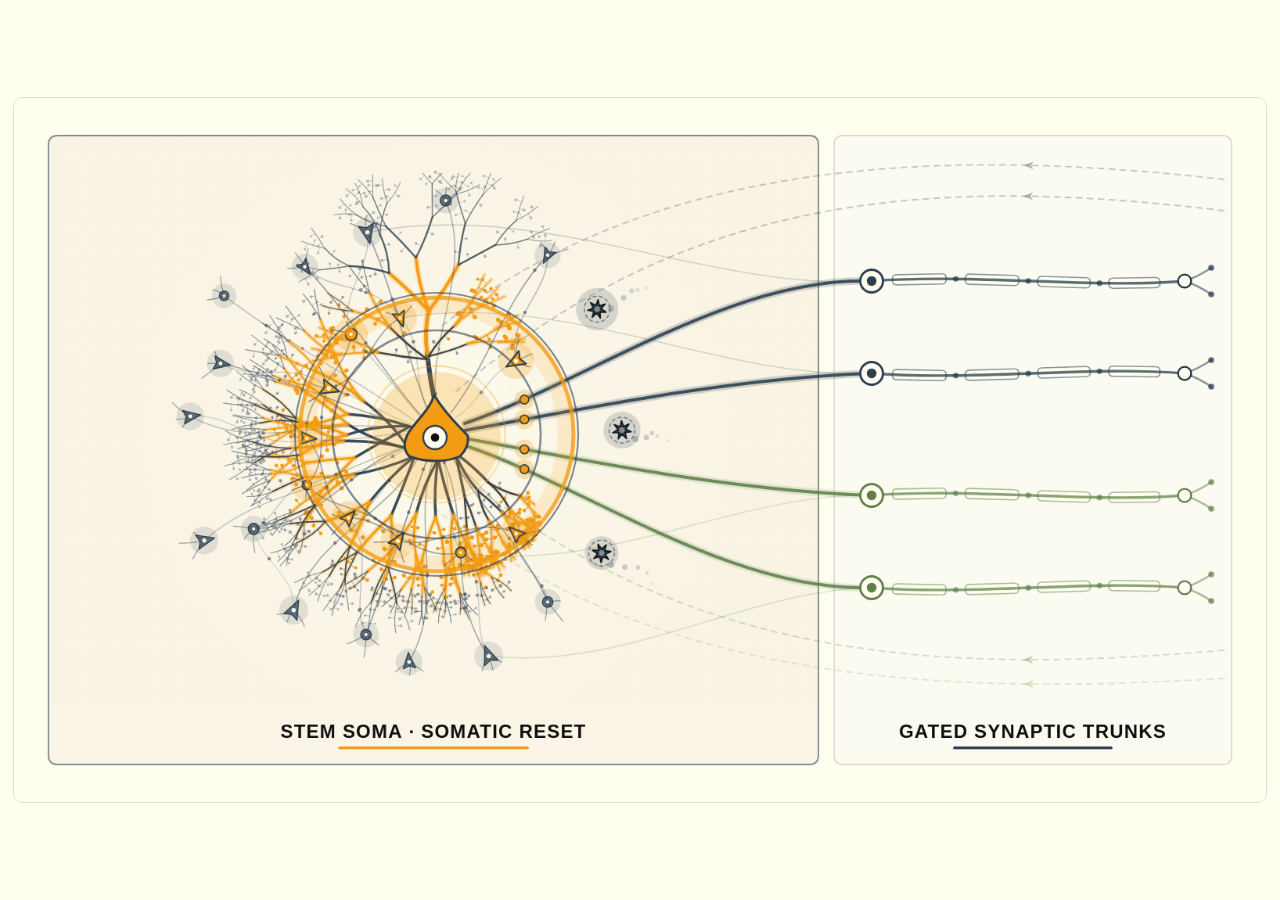
<file: figures/phase7_biophysics/explainers/reply1_stem_soma.html>
<!doctype html>
<html lang="en">
<head>
  <meta charset="utf-8">
  <meta name="viewport" content="width=device-width, initial-scale=1">
  <title>The Stem Soma: Somatic Reset and Gated Synaptic Trunks</title>
  <style>
    :root {
      --ivory: #FFFFF0;
      --parchment: #F5EEDC;
      --onyx: #0F0F0F;
      --slate: #2C3E50;
      --mist: #808B90;
      --sage: #87A96B;
      --amber: #F39C12;
      --rule: #E2DCCB;
    }
    * {
      box-sizing: border-box;
      margin: 0;
      padding: 0;
    }
    html, body {
      width: 100%;
      height: 100%;
      background: var(--ivory);
      color: var(--onyx);
      overflow: hidden;
      display: flex;
      align-items: center;
      justify-content: center;
      font-family: -apple-system, BlinkMacSystemFont, "Segoe UI", Roboto, Helvetica, Arial, sans-serif;
      -webkit-font-smoothing: antialiased;
    }
    .stage-shell {
      position: relative;
      width: min(98vw, calc(98vh * 16 / 9));
      height: min(98vh, calc(98vw * 9 / 16));
      aspect-ratio: 16 / 9;
      background: var(--ivory);
      border: 1px solid var(--rule);
      border-radius: 10px;
      overflow: hidden;
    }
    canvas {
      display: block;
      width: 100%;
      height: 100%;
    }
  </style>
</head>
<body>
  <div class="stage-shell">
    <canvas id="cinema" aria-label="Zoomed-in 10-second loop of the Stem Soma executing a radial Golden Orange and Blue Slate Somatic Reset wave that vaporizes incoming off-axis stray error sparks on contact and launches synchronized action-potential volleys down four gated synaptic trunks."></canvas>
  </div>

  <script>
    (function () {
      "use strict";

      var C = {
        ivory: "#FFFFF0",
        parchment: "#F5EEDC",
        parchmentSoft: "#FAF5E6",
        chamberRight: "#FCFBF2",
        onyx: "#0F0F0F",
        slate: "#2C3E50",
        slateDeep: "#1E3447",
        mist: "#808B90",
        sage: "#87A96B",
        sageDeep: "#5F7F4A",
        amber: "#F39C12",
        rule: "#E2DCCB",
        ruleBorder: "#D5CEBC"
      };

      var W = 1600;
      var H = 900;
      var CYCLE_S = 10.0;
      var HALF_S = 5.0;

      /* Deterministic PRNG (Mulberry32) */
      function mulberry32(seed) {
        var a = seed >>> 0;
        return function () {
          a |= 0;
          a = (a + 0x6D2B79F5) | 0;
          var t = Math.imul(a ^ (a >>> 15), 1 | a);
          t = (t + Math.imul(t ^ (t >>> 7), 61 | t)) ^ t;
          return ((t ^ (t >>> 14)) >>> 0) / 4294967296;
        };
      }

      var rng = mulberry32(20260819);

      function clamp(v, lo, hi) {
        return v < lo ? lo : (v > hi ? hi : v);
      }

      function lerp(a, b, u) {
        return a + (b - a) * u;
      }

      function smoothstep(e0, e1, x) {
        var u = clamp((x - e0) / (e1 - e0), 0, 1);
        return u * u * (3 - 2 * u);
      }

      function pulseBell(x, center, width) {
        var d = (x - center) / width;
        return Math.exp(-0.5 * d * d);
      }

      function cubicPt(p0, p1, p2, p3, u) {
        var m = 1 - u;
        var m2 = m * m;
        var u2 = u * u;
        return {
          x: m2 * m * p0.x + 3 * m2 * u * p1.x + 3 * m * u2 * p2.x + u2 * u * p3.x,
          y: m2 * m * p0.y + 3 * m2 * u * p1.y + 3 * m * u2 * p2.y + u2 * u * p3.y
        };
      }

      function cubicTangent(p0, p1, p2, p3, u) {
        var m = 1 - u;
        var tx = 3 * m * m * (p1.x - p0.x) + 6 * m * u * (p2.x - p1.x) + 3 * u * u * (p3.x - p2.x);
        var ty = 3 * m * m * (p1.y - p0.y) + 6 * m * u * (p2.y - p1.y) + 3 * u * u * (p3.y - p2.y);
        var len = Math.hypot(tx, ty) || 1;
        return { x: tx / len, y: ty / len };
      }

      function quadPt(x0, y0, cx, cy, x1, y1, u) {
        var m = 1 - u;
        return {
          x: m * m * x0 + 2 * m * u * cx + u * u * x1,
          y: m * m * y0 + 2 * m * u * cy + u * u * y1
        };
      }

      function hexToRgba(hex, alpha) {
        var h = hex.replace("#", "");
        var r = parseInt(h.substring(0, 2), 16);
        var g = parseInt(h.substring(2, 4), 16);
        var b = parseInt(h.substring(4, 6), 16);
        return "rgba(" + r + "," + g + "," + b + "," + clamp(alpha, 0, 1).toFixed(4) + ")";
      }

      function roundRectPath(ctx, x, y, w, h, r) {
        ctx.beginPath();
        ctx.moveTo(x + r, y);
        ctx.lineTo(x + w - r, y);
        ctx.quadraticCurveTo(x + w, y, x + w, y + r);
        ctx.lineTo(x + w, y + h - r);
        ctx.quadraticCurveTo(x + w, y + h, x + w - r, y + h);
        ctx.lineTo(x + r, y + h);
        ctx.quadraticCurveTo(x, y + h, x, y + h - r);
        ctx.lineTo(x, y + r);
        ctx.quadraticCurveTo(x, y, x + r, y);
        ctx.closePath();
      }

      /* =========================================================================
         Stage Chambers & Anatomical Coordinates
         ========================================================================= */
      var CHAMBERS = {
        left:  { x: 44,   y: 48, w: 984, h: 804, title: "STEM SOMA \u00B7 SOMATIC RESET", barW: 244 },
        right: { x: 1048, y: 48, w: 508, h: 804, title: "GATED SYNAPTIC TRUNKS",          barW: 204 }
      };

      var SOMA = { x: 540, y: 430 };
      var GATE_X = 1096;
      var TRUNK_END_X = 1496;

      var TRUNK_SPECS = [
        { idx: 0, isUpper: true,  y: 234, color: C.slate, deep: C.slateDeep, hillockY: SOMA.y - 14 },
        { idx: 1, isUpper: true,  y: 352, color: C.slate, deep: C.slateDeep, hillockY: SOMA.y - 5  },
        { idx: 2, isUpper: false, y: 508, color: C.sage,  deep: C.sageDeep,  hillockY: SOMA.y + 5  },
        { idx: 3, isUpper: false, y: 626, color: C.sage,  deep: C.sageDeep,  hillockY: SOMA.y + 14 }
      ];

      var dendrites = [];
      var spines = [];
      var satellites = [];
      var localAxons = [];
      var rootTrunks = [];
      var feederAxons = [];
      var gatedTrunks = [];
      var feedbackArcs = [];
      var straySets = [[], []];

      function makeCubicEdge(p0, p3, curvature) {
        var dx = p3.x - p0.x;
        var dy = p3.y - p0.y;
        var len = Math.hypot(dx, dy) || 1;
        var nx = -dy / len;
        var ny = dx / len;
        var bend = curvature * len;
        return {
          p0: { x: p0.x, y: p0.y },
          p1: { x: p0.x + dx * 0.34 + nx * bend, y: p0.y + dy * 0.34 + ny * bend },
          p2: { x: p0.x + dx * 0.68 - nx * bend * 0.52, y: p0.y + dy * 0.68 - ny * bend * 0.52 },
          p3: { x: p3.x, y: p3.y }
        };
      }

      function addDendriteSeg(x0, y0, cx, cy, x1, y1, thickness, depth) {
        var mid = quadPt(x0, y0, cx, cy, x1, y1, 0.5);
        var distFromSoma = Math.hypot(mid.x - SOMA.x, mid.y - SOMA.y);
        dendrites.push({
          x0: x0, y0: y0,
          cx: cx, cy: cy,
          x1: x1, y1: y1,
          w: thickness,
          depth: depth,
          dist: distFromSoma
        });

        if (depth >= 1 && depth <= 3) {
          var spineCount = depth === 1 ? 3 : 2;
          for (var s = 1; s <= spineCount; s++) {
            var su = s / (spineCount + 1) + (rng() - 0.5) * 0.08;
            var bPt = quadPt(x0, y0, cx, cy, x1, y1, clamp(su, 0.14, 0.88));
            var dx = x1 - x0;
            var dy = y1 - y0;
            var len = Math.hypot(dx, dy) || 1;
            var side = (s % 2 === 0 ? 1 : -1);
            var nx = (-dy / len) * side;
            var ny = (dx / len) * side;
            var sLen = 4.4 + rng() * 4.0;
            spines.push({
              x0: bPt.x,
              y0: bPt.y,
              x1: bPt.x + nx * sLen,
              y1: bPt.y + ny * sLen,
              r: 1.4 + rng() * 0.65,
              dist: Math.hypot(bPt.x - SOMA.x, bPt.y - SOMA.y)
            });
          }
        }
      }

      function growArbor(x0, y0, angle, spread, depth, len, thickness, maxRightX) {
        if (depth <= 0 || len < 13) return;
        var nBranches = depth >= 4 ? 3 : 2;
        for (var i = 0; i < nBranches; i++) {
          var frac = nBranches === 1 ? 0 : (i / (nBranches - 1) - 0.5);
          var nextAng = angle + frac * spread + (rng() - 0.5) * 0.24;
          var ex = clamp(x0 + Math.cos(nextAng) * len, 86, maxRightX || 690);
          var ey = clamp(y0 + Math.sin(nextAng) * len, 96, 736);
          var actualLen = Math.hypot(ex - x0, ey - y0);
          if (actualLen < 10) continue;

          var perpX = -(ey - y0) / actualLen;
          var perpY = (ex - x0) / actualLen;
          var bend = (rng() - 0.5) * actualLen * 0.25;
          var cx = (x0 + ex) * 0.5 + perpX * bend;
          var cy = (y0 + ey) * 0.5 + perpY * bend;

          addDendriteSeg(x0, y0, cx, cy, ex, ey, thickness, depth);
          growArbor(
            ex, ey,
            nextAng,
            spread * 0.78,
            depth - 1,
            len * (0.72 + rng() * 0.10),
            Math.max(0.8, thickness * 0.68),
            maxRightX
          );
        }
      }

      function buildStemTissue() {
        /* 1. Off-Axis Stray Error Sparks defined first so arbor & satellites leave clean negative space */
        straySets[0] = [
          {
            p0: { x: 988, y: 146 },
            p1: { x: 904, y: 192 },
            p2: { x: 822, y: 232 },
            p3: { x: 744, y: 274 },
            tSpawn: 0.24,
            tArrive: 2.02,
            wobbleFreq: 18.5,
            phase: 0.4
          },
          {
            p0: { x: 998, y: 424 },
            p1: { x: 924, y: 406 },
            p2: { x: 850, y: 448 },
            p3: { x: 778, y: 428 },
            tSpawn: 0.30,
            tArrive: 1.96,
            wobbleFreq: 21.0,
            phase: 1.9
          },
          {
            p0: { x: 984, y: 706 },
            p1: { x: 900, y: 662 },
            p2: { x: 824, y: 620 },
            p3: { x: 748, y: 582 },
            tSpawn: 0.34,
            tArrive: 2.06,
            wobbleFreq: 17.5,
            phase: 3.5
          }
        ];

        straySets[1] = [
          {
            p0: { x: 992, y: 158 },
            p1: { x: 908, y: 204 },
            p2: { x: 826, y: 244 },
            p3: { x: 750, y: 282 },
            tSpawn: 0.24,
            tArrive: 2.02,
            wobbleFreq: 19.5,
            phase: 1.2
          },
          {
            p0: { x: 996, y: 438 },
            p1: { x: 920, y: 454 },
            p2: { x: 848, y: 412 },
            p3: { x: 774, y: 434 },
            tSpawn: 0.30,
            tArrive: 1.96,
            wobbleFreq: 20.5,
            phase: 2.8
          },
          {
            p0: { x: 980, y: 696 },
            p1: { x: 896, y: 652 },
            p2: { x: 820, y: 612 },
            p3: { x: 744, y: 576 },
            tSpawn: 0.34,
            tArrive: 2.06,
            wobbleFreq: 18.0,
            phase: 4.4
          }
        ];

        /* 2. Grand Ramon y Cajal Apical Trunk + Obliques + Apical Crown Tuft */
        var ap0   = { x: SOMA.x - 3,  y: SOMA.y - 46 };
        var apMid = { x: SOMA.x - 12, y: SOMA.y - 104 };
        var apTop = { x: SOMA.x - 10, y: SOMA.y - 158 };
        addDendriteSeg(ap0.x, ap0.y, SOMA.x - 9, SOMA.y - 74, apMid.x, apMid.y, 6.0, 5);
        addDendriteSeg(apMid.x, apMid.y, SOMA.x - 16, SOMA.y - 132, apTop.x, apTop.y, 4.4, 5);

        growArbor(apMid.x, apMid.y + 8, -Math.PI * 0.84, 0.62, 3, 64, 2.4, 680);
        growArbor(apMid.x + 2, apMid.y + 4, -Math.PI * 0.20, 0.52, 3, 52, 2.2, 665);
        growArbor(apTop.x, apTop.y, -Math.PI * 0.54, 1.34, 4, 70, 3.3, 690);

        /* 3. Five Lush Multi-Level Basal Dendritic Arbors */
        var basalRoots = [
          { x: SOMA.x - 34, y: SOMA.y - 10, ang: Math.PI * 0.96, spread: 0.86, len: 82, maxR: 660 },
          { x: SOMA.x - 36, y: SOMA.y + 18, ang: Math.PI * 1.14, spread: 0.82, len: 84, maxR: 660 },
          { x: SOMA.x - 28, y: SOMA.y + 28, ang: Math.PI * 0.74, spread: 0.88, len: 82, maxR: 660 },
          { x: SOMA.x + 2,  y: SOMA.y + 32, ang: Math.PI * 0.54, spread: 0.76, len: 74, maxR: 665 },
          { x: SOMA.x + 24, y: SOMA.y + 24, ang: Math.PI * 0.34, spread: 0.58, len: 56, maxR: 665 }
        ];
        for (var b = 0; b < basalRoots.length; b++) {
          var br = basalRoots[b];
          growArbor(br.x, br.y, br.ang, br.spread, 4, br.len, 3.5, br.maxR);
        }

        /* 4. 24 Satellite Cortical Cells with pairwise spacing & zero overlap with stray sparks */
        var allSparks = straySets[0].concat(straySets[1]);
        function isClearOfSparks(x, y) {
          /* Keep the right-side feedback contamination clearings wide open */
          if (x > 685 && y > 130 && y < 715) return false;
          for (var i = 0; i < allSparks.length; i++) {
            var sp = allSparks[i];
            if (Math.hypot(x - sp.p3.x, y - sp.p3.y) < 86) return false;
            if (Math.hypot(x - sp.p2.x, y - sp.p2.y) < 76) return false;
          }
          return true;
        }

        var targetSatellites = 24;
        for (var s = 0; s < targetSatellites; s++) {
          var chosen = null;
          var isInner = (s < 10);
          for (var attempt = 0; attempt < 80; attempt++) {
            /* Spread richly across top, left, and bottom Cajal halo */
            var frac = isInner ? (s / 10) : ((s - 10) / 14);
            var ang = lerp(Math.PI * 0.34, Math.PI * 1.66, frac) + (rng() - 0.5) * (0.28 + attempt * 0.02);
            if (s === 0 || s === 9 || s === 10 || s === 23) {
              ang = (s === 0 || s === 10)
                ? (Math.PI * 0.24 + rng() * 0.14)
                : (-Math.PI * 0.24 - rng() * 0.14);
            }
            var rx = isInner ? lerp(132, 198, rng()) : lerp(225, 392, rng());
            var ry = isInner ? lerp(118, 182, rng()) : lerp(196, 304, rng());
            var cx = clamp(SOMA.x + Math.cos(ang) * rx, 92, 682);
            var cy = clamp(SOMA.y + Math.sin(ang) * ry, 108, 730);

            var ok = Math.hypot(cx - SOMA.x, cy - SOMA.y) >= 118 && isClearOfSparks(cx, cy);
            for (var p = 0; p < satellites.length && ok; p++) {
              if (Math.hypot(cx - satellites[p].x, cy - satellites[p].y) < 58) {
                ok = false;
              }
            }
            if (ok || attempt === 79) {
              chosen = { x: cx, y: cy };
              break;
            }
          }

          var dist = Math.hypot(chosen.x - SOMA.x, chosen.y - SOMA.y);
          var isPyr = (s % 3 !== 1);
          var cell = {
            x: chosen.x,
            y: chosen.y,
            r: isPyr ? (7.2 + rng() * 2.4) : (5.8 + rng() * 1.8),
            isPyramidal: isPyr,
            orient: Math.atan2(SOMA.y - chosen.y, SOMA.x - chosen.x) + (rng() - 0.5) * 0.5,
            dist: dist,
            twigs: []
          };

          for (var tw = 0; tw < 3; tw++) {
            var tang = cell.orient + Math.PI + (tw - 1) * 0.92 + (rng() - 0.5) * 0.32;
            var tLen = 16 + rng() * 16;
            var tx1 = cell.x + Math.cos(tang) * tLen;
            var ty1 = cell.y + Math.sin(tang) * tLen;
            cell.twigs.push({
              x0: cell.x, y0: cell.y,
              cx: (cell.x + tx1) * 0.5 + (rng() - 0.5) * 6,
              cy: (cell.y + ty1) * 0.5 + (rng() - 0.5) * 6,
              x1: tx1, y1: ty1
            });
          }
          satellites.push(cell);

          var anchorAng = Math.atan2(cell.y - SOMA.y, cell.x - SOMA.x);
          var somaAnchor = {
            x: SOMA.x + Math.cos(anchorAng) * 34,
            y: SOMA.y + Math.sin(anchorAng) * 32
          };
          var edge = makeCubicEdge({ x: cell.x, y: cell.y }, somaAnchor, (rng() - 0.5) * 0.34);
          edge.dist = dist * 0.65;
          edge.seed = rng();
          localAxons.push(edge);
        }

        /* Neighboring satellite collateral arcs */
        for (var i = 0; i < satellites.length; i++) {
          for (var j = i + 1; j < satellites.length; j++) {
            var dPair = Math.hypot(satellites[i].x - satellites[j].x, satellites[i].y - satellites[j].y);
            if (dPair > 62 && dPair < 155 && (i + j) % 2 === 0) {
              var cEdge = makeCubicEdge(satellites[i], satellites[j], (i % 2 === 0 ? 0.20 : -0.20));
              cEdge.dist = (satellites[i].dist + satellites[j].dist) * 0.5;
              cEdge.seed = rng();
              localAxons.push(cEdge);
            }
          }
        }

        /* 5. Four Clean Sculpted Outgoing Axonal Trunks (2 Upper Slate, 2 Lower Sage) */
        var sortedByY = satellites.slice().sort(function (a, b) { return a.y - b.y; });
        var chosenFeeders = [
          sortedByY[1],
          sortedByY[5],
          sortedByY[sortedByY.length - 6],
          sortedByY[sortedByY.length - 2]
        ];
        for (var k = 0; k < TRUNK_SPECS.length; k++) {
          var sp = TRUNK_SPECS[k];
          var pStart = { x: SOMA.x + 36, y: sp.hillockY };
          var pGate = { x: GATE_X, y: sp.y };

          rootTrunks.push({
            p0: pStart,
            p1: { x: SOMA.x + 190, y: lerp(sp.hillockY, sp.y, 0.22) + (sp.isUpper ? -12 : 12) },
            p2: { x: GATE_X - 180, y: sp.y + (k % 2 === 0 ? -6 : 6) },
            p3: pGate,
            spec: sp
          });

          var satFeeder = chosenFeeders[k];
          var fEdge = makeCubicEdge({ x: satFeeder.x, y: satFeeder.y }, pGate, sp.isUpper ? -0.10 : 0.10);
          fEdge.spec = sp;
          feederAxons.push(fEdge);

          var waveDir = (k % 2 === 0 ? -1 : 1);
          var pEnd = { x: TRUNK_END_X, y: sp.y };
          var gt = {
            p0: pGate,
            p1: { x: GATE_X + 136, y: sp.y + waveDir * 10 },
            p2: { x: GATE_X + 274, y: sp.y - waveDir * 10 },
            p3: pEnd,
            spec: sp,
            sheaths: [],
            collaterals: []
          };

          var sheathCount = 4;
          for (var m = 0; m < sheathCount; m++) {
            var u0 = 0.065 + m * 0.228;
            var u1 = u0 + 0.168;
            gt.sheaths.push({
              u0: u0,
              u1: u1,
              uMid: (u0 + u1) * 0.5,
              nodeAfterU: m < sheathCount - 1 ? (u1 + 0.030) : -1
            });
          }

          for (var tf = -1; tf <= 1; tf += 2) {
            gt.collaterals.push({
              x0: pEnd.x,
              y0: pEnd.y,
              cx: pEnd.x + 18,
              cy: pEnd.y + tf * 6,
              x1: pEnd.x + 34,
              y1: pEnd.y + tf * 17
            });
          }

          gatedTrunks.push(gt);
        }

        /* 6. Sweeping Incoming Feedback Arcs (from top-right and bottom-right) */
        feedbackArcs.push({
          p0: { x: 1546, y: 104 },
          p1: { x: 1210, y: 66  },
          p2: { x: 825,  y: 68  },
          p3: { x: SOMA.x + 6,  y: SOMA.y - 138 },
          color: C.slate,
          pulseColor: C.slate,
          isUpper: true
        });
        feedbackArcs.push({
          p0: { x: 1546, y: 144 },
          p1: { x: 1195, y: 102 },
          p2: { x: 865,  y: 112 },
          p3: { x: SOMA.x + 24, y: SOMA.y - 54  },
          color: C.slateDeep,
          pulseColor: C.amber,
          isUpper: true
        });
        feedbackArcs.push({
          p0: { x: 1546, y: 706 },
          p1: { x: 1195, y: 736 },
          p2: { x: 865,  y: 726 },
          p3: { x: SOMA.x + 26, y: SOMA.y + 46  },
          color: C.sageDeep,
          pulseColor: C.sageDeep,
          isUpper: false
        });
        feedbackArcs.push({
          p0: { x: 1546, y: 742 },
          p1: { x: 1210, y: 762 },
          p2: { x: 825,  y: 756 },
          p3: { x: SOMA.x - 6,  y: SOMA.y + 92  },
          color: C.sage,
          pulseColor: C.sage,
          isUpper: false
        });
      }

      /* =========================================================================
         10-Second Seamless Choreography (2 Somatic Resets per 10s Cycle)
         ========================================================================= */
      var RESET_START = 1.48;
      var RESET_DUR   = 1.72;
      var RESET_R_MIN = 34;
      var RESET_R_MAX = 438;

      function getResetRadius(localT) {
        if (localT < RESET_START || localT > RESET_START + RESET_DUR) return -1;
        var u = clamp((localT - RESET_START) / RESET_DUR, 0, 1);
        var eased = 1 - Math.pow(1 - u, 1.60);
        return RESET_R_MIN + (RESET_R_MAX - RESET_R_MIN) * eased;
      }

      function computeSparkContact(spark) {
        var steps = 120;
        var tLo = RESET_START;
        var tHi = RESET_START + RESET_DUR;
        for (var i = 0; i <= steps; i++) {
          var tSample = lerp(tLo, tHi, i / steps);
          var uMove = clamp((tSample - spark.tSpawn) / (spark.tArrive - spark.tSpawn), 0, 1);
          var uEased = smoothstep(0, 1, uMove);
          var pt = cubicPt(spark.p0, spark.p1, spark.p2, spark.p3, uEased);
          var dist = Math.hypot(pt.x - SOMA.x, pt.y - SOMA.y);
          var rWave = getResetRadius(tSample);
          if (rWave >= dist) {
            return { tHit: tSample, hitPt: pt, hitDist: dist };
          }
        }
        return {
          tHit: spark.tArrive,
          hitPt: spark.p3,
          hitDist: Math.hypot(spark.p3.x - SOMA.x, spark.p3.y - SOMA.y)
        };
      }

      function getPhaseState(elapsedS) {
        var passIdx = elapsedS >= HALF_S ? 1 : 0;
        var localT = elapsedS % HALF_S;

        var fbActive = (localT >= 0.06 && localT <= 1.76)
          ? clamp((localT - 0.06) / 1.56, 0, 1)
          : -1;

        var resetU = (localT >= RESET_START && localT <= RESET_START + RESET_DUR)
          ? clamp((localT - RESET_START) / RESET_DUR, 0, 1)
          : -1;
        var resetR = getResetRadius(localT);

        var somaPreCharge = smoothstep(0.82, 1.48, localT) * (1 - smoothstep(1.48, 1.62, localT)) * 0.36;
        var somaFlash = smoothstep(1.44, 1.58, localT) * (1 - smoothstep(1.85, 2.95, localT));
        var somaClean = smoothstep(1.55, 1.85, localT) * (1 - smoothstep(4.25, 4.92, localT));

        var rootVolleyU = (localT >= 1.76 && localT <= 2.62)
          ? clamp((localT - 1.76) / 0.78, 0, 1)
          : -1;

        var gateOpen = smoothstep(2.24, 2.46, localT) * (1 - smoothstep(3.92, 4.62, localT));
        var gateRingU = (localT >= 2.30 && localT <= 3.12)
          ? clamp((localT - 2.30) / 0.82, 0, 1)
          : -1;

        var trunkActive = smoothstep(2.32, 2.54, localT) * (1 - smoothstep(4.42, 4.90, localT));
        var volleyLeadU = (localT - 2.36) / 1.44;

        return {
          passIdx: passIdx,
          localT: localT,
          fbActive: fbActive,
          resetU: resetU,
          resetR: resetR,
          somaPreCharge: somaPreCharge,
          somaFlash: somaFlash,
          somaClean: somaClean,
          rootVolleyU: rootVolleyU,
          gateOpen: gateOpen,
          gateRingU: gateRingU,
          trunkActive: trunkActive,
          volleyLeadU: volleyLeadU
        };
      }

      function getWaveHighlightAtDist(dist, st) {
        if (st.resetR < 0) return 0;
        var fade = 1 - st.resetU * 0.42;
        return clamp(pulseBell(dist, st.resetR - 14, 34) * fade, 0, 1);
      }

      /* =========================================================================
         Rendering Layers
         ========================================================================= */
      function drawChambersAndLabels(ctx, st) {
        var somaAct = st.resetU >= 0 || st.somaClean > 0.35;
        var trunkAct = st.trunkActive > 0.15;

        var list = [
          { box: CHAMBERS.left,  fill: C.parchmentSoft, active: somaAct  },
          { box: CHAMBERS.right, fill: C.chamberRight,  active: trunkAct }
        ];

        for (var i = 0; i < list.length; i++) {
          var item = list[i];
          var b = item.box;

          roundRectPath(ctx, b.x, b.y, b.w, b.h, 12);
          ctx.fillStyle = item.fill;
          ctx.fill();
          ctx.strokeStyle = item.active ? hexToRgba(C.slate, 0.58) : C.ruleBorder;
          ctx.lineWidth = item.active ? 1.9 : 1.3;
          ctx.stroke();

          if (i === 0) {
            var grad = ctx.createRadialGradient(SOMA.x, SOMA.y, 20, SOMA.x, SOMA.y, 380);
            grad.addColorStop(0, hexToRgba(C.ivory, 0.58 + st.somaFlash * 0.28));
            grad.addColorStop(0.7, hexToRgba(C.parchmentSoft, 0.12));
            grad.addColorStop(1, hexToRgba(C.parchment, 0.20));
            ctx.save();
            roundRectPath(ctx, b.x + 2, b.y + 2, b.w - 4, b.h - 76, 10);
            ctx.clip();
            ctx.fillStyle = grad;
            ctx.fillRect(b.x, b.y, b.w, b.h - 76);
            ctx.restore();
          }

          var cx = b.x + b.w * 0.5;
          var labelY = b.y + b.h - 34;

          ctx.textAlign = "center";
          ctx.fillStyle = C.onyx;
          ctx.font = "800 24px -apple-system, BlinkMacSystemFont, \"Segoe UI\", sans-serif";
          ctx.letterSpacing = "0.05em";
          ctx.fillText(b.title, cx, labelY);
          ctx.letterSpacing = "0px";

          roundRectPath(ctx, cx - b.barW * 0.5, labelY + 11, b.barW, 3.5, 2);
          ctx.fillStyle = item.active ? C.amber : C.slate;
          ctx.fill();
        }
      }

      function drawFeedbackArcs(ctx, st) {
        for (var i = 0; i < feedbackArcs.length; i++) {
          var a = feedbackArcs[i];
          ctx.beginPath();
          ctx.moveTo(a.p0.x, a.p0.y);
          ctx.bezierCurveTo(a.p1.x, a.p1.y, a.p2.x, a.p2.y, a.p3.x, a.p3.y);
          ctx.strokeStyle = hexToRgba(a.color, 0.26);
          ctx.lineWidth = 2.0;
          ctx.setLineDash([7, 7]);
          ctx.stroke();
          ctx.setLineDash([]);

          /* Subtle inward directional chevron on feedback arc */
          var cPt = cubicPt(a.p0, a.p1, a.p2, a.p3, 0.24);
          var cTan = cubicTangent(a.p0, a.p1, a.p2, a.p3, 0.24);
          var nx = -cTan.y;
          var ny = cTan.x;
          ctx.beginPath();
          ctx.moveTo(cPt.x + cTan.x * 7, cPt.y + cTan.y * 7);
          ctx.lineTo(cPt.x - cTan.x * 5 + nx * 5, cPt.y - cTan.y * 5 + ny * 5);
          ctx.lineTo(cPt.x - cTan.x * 2, cPt.y - cTan.y * 2);
          ctx.lineTo(cPt.x - cTan.x * 5 - nx * 5, cPt.y - cTan.y * 5 - ny * 5);
          ctx.closePath();
          ctx.fillStyle = hexToRgba(a.color, 0.36);
          ctx.fill();

          /* Returning feedback pulses sweeping right-to-left */
          if (st.fbActive >= 0) {
            for (var p = 0; p < 3; p++) {
              var u = st.fbActive - p * 0.14;
              if (u >= 0.02 && u <= 0.98) {
                var pt = cubicPt(a.p0, a.p1, a.p2, a.p3, u);
                var env = Math.sin(clamp(u, 0, 1) * Math.PI);
                ctx.beginPath();
                ctx.arc(pt.x, pt.y, 11.5, 0, Math.PI * 2);
                ctx.fillStyle = hexToRgba(a.pulseColor, 0.24 * env);
                ctx.fill();

                ctx.beginPath();
                ctx.arc(pt.x, pt.y, 4.8, 0, Math.PI * 2);
                ctx.fillStyle = a.pulseColor;
                ctx.fill();
                ctx.strokeStyle = C.ivory;
                ctx.lineWidth = 1.3;
                ctx.stroke();
              }
            }
          }
        }
      }

      function drawDendriticArbors(ctx, st) {
        var baseTone = 0.56 + 0.24 * st.somaClean + 0.20 * st.somaFlash;

        for (var s = 0; s < spines.length; s++) {
          var sp = spines[s];
          var wGlow = getWaveHighlightAtDist(sp.dist, st);
          var spAlpha = clamp(0.28 + wGlow * 0.56, 0.22, 0.92);
          ctx.beginPath();
          ctx.moveTo(sp.x0, sp.y0);
          ctx.lineTo(sp.x1, sp.y1);
          ctx.strokeStyle = hexToRgba(C.slate, spAlpha * 0.85);
          ctx.lineWidth = 0.95;
          ctx.stroke();

          ctx.beginPath();
          ctx.arc(sp.x1, sp.y1, sp.r + wGlow * 1.0, 0, Math.PI * 2);
          ctx.fillStyle = wGlow > 0.38 ? C.amber : hexToRgba(C.slate, spAlpha);
          ctx.fill();
        }

        for (var i = 0; i < dendrites.length; i++) {
          var d = dendrites[i];
          var waveHit = getWaveHighlightAtDist(d.dist, st);
          var depthFactor = 0.38 + d.depth * 0.13;
          var alpha = clamp(baseTone * depthFactor + waveHit * 0.65, 0.24, 0.96);

          if (waveHit > 0.24) {
            ctx.beginPath();
            ctx.moveTo(d.x0, d.y0);
            ctx.quadraticCurveTo(d.cx, d.cy, d.x1, d.y1);
            ctx.strokeStyle = hexToRgba(C.amber, waveHit * 0.38);
            ctx.lineWidth = d.w + 4.4;
            ctx.lineCap = "round";
            ctx.stroke();
          }

          ctx.beginPath();
          ctx.moveTo(d.x0, d.y0);
          ctx.quadraticCurveTo(d.cx, d.cy, d.x1, d.y1);
          ctx.strokeStyle = waveHit > 0.48 ? C.amber : hexToRgba(C.slate, alpha);
          ctx.lineWidth = d.w * (1 + waveHit * 0.20);
          ctx.lineCap = "round";
          ctx.stroke();
        }
      }

      function drawLocalMicrocircuit(ctx, elapsedS, st) {
        for (var i = 0; i < localAxons.length; i++) {
          var e = localAxons[i];
          var wHit = getWaveHighlightAtDist(e.dist, st);
          var act = clamp(0.18 + 0.24 * st.somaClean + wHit * 0.60, 0.14, 0.86);

          ctx.beginPath();
          ctx.moveTo(e.p0.x, e.p0.y);
          ctx.bezierCurveTo(e.p1.x, e.p1.y, e.p2.x, e.p2.y, e.p3.x, e.p3.y);
          ctx.strokeStyle = hexToRgba(C.slate, act * 0.50);
          ctx.lineWidth = 1.1 + wHit * 0.75;
          ctx.stroke();

          if (st.somaClean > 0.25) {
            var uPkt = (elapsedS * 0.60 + e.seed * 2.3) % 1.0;
            var pt = cubicPt(e.p0, e.p1, e.p2, e.p3, uPkt);
            ctx.beginPath();
            ctx.arc(pt.x, pt.y, 2.3, 0, Math.PI * 2);
            ctx.fillStyle = hexToRgba(C.slate, st.somaClean * 0.55);
            ctx.fill();
          }
        }

        for (var s = 0; s < satellites.length; s++) {
          var cell = satellites[s];
          var wGlow = getWaveHighlightAtDist(cell.dist, st);
          var refreshed = st.resetR > cell.dist
            ? (1 - clamp((st.resetR - cell.dist) / 260, 0, 1)) * 0.52
            : 0;
          var glow = clamp(0.22 + 0.28 * st.somaClean + Math.max(wGlow, refreshed), 0, 1);

          for (var tw = 0; tw < cell.twigs.length; tw++) {
            var tg = cell.twigs[tw];
            ctx.beginPath();
            ctx.moveTo(tg.x0, tg.y0);
            ctx.quadraticCurveTo(tg.cx, tg.cy, tg.x1, tg.y1);
            ctx.strokeStyle = hexToRgba(C.slate, 0.26 + glow * 0.42);
            ctx.lineWidth = 1.2;
            ctx.stroke();
          }

          if (glow > 0.36) {
            ctx.beginPath();
            ctx.arc(cell.x, cell.y, cell.r + 5 + glow * 9, 0, Math.PI * 2);
            ctx.fillStyle = hexToRgba(wGlow > 0.38 ? C.amber : C.slate, glow * 0.25);
            ctx.fill();
          }

          ctx.beginPath();
          if (cell.isPyramidal) {
            var ca = Math.cos(cell.orient);
            var sa = Math.sin(cell.orient);
            var rr = cell.r * 1.24;
            ctx.moveTo(cell.x + ca * rr * 1.30, cell.y + sa * rr * 1.30);
            ctx.lineTo(cell.x - ca * rr * 0.86 - sa * rr * 0.86, cell.y - sa * rr * 0.86 + ca * rr * 0.86);
            ctx.lineTo(cell.x - ca * rr * 0.52, cell.y - sa * rr * 0.52);
            ctx.lineTo(cell.x - ca * rr * 0.86 + sa * rr * 0.86, cell.y - sa * rr * 0.86 - ca * rr * 0.86);
            ctx.closePath();
          } else {
            ctx.arc(cell.x, cell.y, cell.r, 0, Math.PI * 2);
          }

          var isWavePeak = wGlow > 0.42;
          ctx.fillStyle = isWavePeak ? C.amber : hexToRgba(C.slate, 0.48 + glow * 0.44);
          ctx.fill();
          ctx.strokeStyle = C.slate;
          ctx.lineWidth = isWavePeak ? 2.0 : 1.3;
          ctx.stroke();

          ctx.beginPath();
          ctx.arc(cell.x, cell.y, Math.max(1.8, cell.r * 0.30), 0, Math.PI * 2);
          ctx.fillStyle = C.ivory;
          ctx.fill();
        }
      }

      function drawOutgoingTrunksAndGates(ctx, st) {
        for (var f = 0; f < feederAxons.length; f++) {
          var fa = feederAxons[f];
          var fColor = fa.spec.isUpper ? C.slate : C.sageDeep;
          ctx.beginPath();
          ctx.moveTo(fa.p0.x, fa.p0.y);
          ctx.bezierCurveTo(fa.p1.x, fa.p1.y, fa.p2.x, fa.p2.y, fa.p3.x, fa.p3.y);
          ctx.strokeStyle = hexToRgba(fColor, 0.22 + st.gateOpen * 0.34);
          ctx.lineWidth = 1.4;
          ctx.stroke();
        }

        /* Pre-gate root axonal trunks (Soma Hillock -> 4 Gate Boutons) */
        for (var r = 0; r < rootTrunks.length; r++) {
          var rt = rootTrunks[r];
          var sp = rt.spec;
          var strokeCol = sp.isUpper ? C.slate : C.sageDeep;
          var rootGlow = Math.max(st.rootVolleyU >= 0 ? 0.86 : 0, st.trunkActive * 0.65);

          if (rootGlow > 0.2) {
            ctx.beginPath();
            ctx.moveTo(rt.p0.x, rt.p0.y);
            ctx.bezierCurveTo(rt.p1.x, rt.p1.y, rt.p2.x, rt.p2.y, rt.p3.x, rt.p3.y);
            ctx.strokeStyle = hexToRgba(sp.color, rootGlow * 0.24);
            ctx.lineWidth = 9.5;
            ctx.stroke();
          }

          ctx.beginPath();
          ctx.moveTo(rt.p0.x, rt.p0.y);
          ctx.bezierCurveTo(rt.p1.x, rt.p1.y, rt.p2.x, rt.p2.y, rt.p3.x, rt.p3.y);
          ctx.strokeStyle = hexToRgba(strokeCol, 0.45 + rootGlow * 0.50);
          ctx.lineWidth = 3.1 + rootGlow * 1.1;
          ctx.stroke();

          if (st.rootVolleyU >= 0) {
            for (var rp = 0; rp < 2; rp++) {
              var ru = st.rootVolleyU - rp * 0.18;
              if (ru >= 0 && ru <= 1) {
                var rPt = cubicPt(rt.p0, rt.p1, rt.p2, rt.p3, ru);
                ctx.beginPath();
                ctx.arc(rPt.x, rPt.y, 12.5, 0, Math.PI * 2);
                ctx.fillStyle = hexToRgba(C.amber, 0.28);
                ctx.fill();

                ctx.beginPath();
                ctx.arc(rPt.x, rPt.y, 5.6, 0, Math.PI * 2);
                ctx.fillStyle = rp === 0 ? C.amber : sp.color;
                ctx.fill();
                ctx.strokeStyle = C.slate;
                ctx.lineWidth = 1.6;
                ctx.stroke();
              }
            }
          }
        }

        /* Four Sculpted Myelinated Gated Trunks inside Right Exit Zone */
        for (var k = 0; k < gatedTrunks.length; k++) {
          var gt = gatedTrunks[k];
          var gsp = gt.spec;
          var mainCol = gsp.color;
          var deepCol = gsp.deep;
          var act = st.trunkActive;

          if (act > 0.12) {
            ctx.beginPath();
            ctx.moveTo(gt.p0.x, gt.p0.y);
            ctx.bezierCurveTo(gt.p1.x, gt.p1.y, gt.p2.x, gt.p2.y, gt.p3.x, gt.p3.y);
            ctx.strokeStyle = hexToRgba(mainCol, act * 0.24);
            ctx.lineWidth = 15.0;
            ctx.lineCap = "round";
            ctx.stroke();
          }

          /* Myelinated internode capsules */
          for (var m = 0; m < gt.sheaths.length; m++) {
            var sh = gt.sheaths[m];
            var pA = cubicPt(gt.p0, gt.p1, gt.p2, gt.p3, sh.u0);
            var pB = cubicPt(gt.p0, gt.p1, gt.p2, gt.p3, sh.u1);
            var ang = Math.atan2(pB.y - pA.y, pB.x - pA.x);
            var segLen = Math.hypot(pB.x - pA.x, pB.y - pA.y);

            var localHit = 0;
            if (act > 0.05) {
              for (var sv = 0; sv < 3; sv++) {
                localHit = Math.max(localHit, pulseBell(sh.uMid, st.volleyLeadU - sv * 0.30, 0.10) * act);
              }
            }

            ctx.save();
            ctx.translate((pA.x + pB.x) * 0.5, (pA.y + pB.y) * 0.5);
            ctx.rotate(ang);
            roundRectPath(ctx, -segLen * 0.5, -6.5, segLen, 13.0, 5.5);
            ctx.fillStyle = localHit > 0.35
              ? hexToRgba(mainCol, 0.24 + localHit * 0.32)
              : hexToRgba(C.ivory, 0.94);
            ctx.fill();
            ctx.strokeStyle = hexToRgba(deepCol, 0.52 + localHit * 0.45);
            ctx.lineWidth = 1.65 + localHit * 0.65;
            ctx.stroke();
            ctx.restore();

            if (sh.nodeAfterU > 0) {
              var nPt = cubicPt(gt.p0, gt.p1, gt.p2, gt.p3, sh.nodeAfterU);
              var nodeHit = 0;
              if (act > 0.05) {
                for (var nv = 0; nv < 3; nv++) {
                  nodeHit = Math.max(nodeHit, pulseBell(sh.nodeAfterU, st.volleyLeadU - nv * 0.30, 0.08) * act);
                }
              }
              ctx.beginPath();
              ctx.arc(nPt.x, nPt.y, 3.6 + nodeHit * 2.2, 0, Math.PI * 2);
              ctx.fillStyle = nodeHit > 0.45 ? C.amber : hexToRgba(deepCol, 0.65);
              ctx.fill();
            }
          }

          /* Continuous central axonal core shaft */
          ctx.beginPath();
          ctx.moveTo(gt.p0.x, gt.p0.y);
          ctx.bezierCurveTo(gt.p1.x, gt.p1.y, gt.p2.x, gt.p2.y, gt.p3.x, gt.p3.y);
          ctx.strokeStyle = hexToRgba(deepCol, 0.72 + act * 0.28);
          ctx.lineWidth = 3.4 + act * 1.0;
          ctx.stroke();

          /* Terminal synaptic forks */
          for (var tc = 0; tc < gt.collaterals.length; tc++) {
            var col = gt.collaterals[tc];
            ctx.beginPath();
            ctx.moveTo(col.x0, col.y0);
            ctx.quadraticCurveTo(col.cx, col.cy, col.x1, col.y1);
            ctx.strokeStyle = hexToRgba(deepCol, 0.52 + act * 0.42);
            ctx.lineWidth = 2.4;
            ctx.lineCap = "round";
            ctx.stroke();

            ctx.beginPath();
            ctx.arc(col.x1, col.y1, 3.8, 0, Math.PI * 2);
            ctx.fillStyle = act > 0.4 ? mainCol : hexToRgba(deepCol, 0.72);
            ctx.fill();
          }

          /* Output terminal bouton */
          var endHit = 0;
          if (act > 0.05) {
            for (var ev = 0; ev < 3; ev++) {
              endHit = Math.max(endHit, pulseBell(1.0, st.volleyLeadU - ev * 0.30, 0.12) * act);
            }
          }
          ctx.beginPath();
          ctx.arc(gt.p3.x, gt.p3.y, 8.4, 0, Math.PI * 2);
          ctx.fillStyle = endHit > 0.35 ? (gsp.isUpper ? C.amber : C.sage) : C.ivory;
          ctx.fill();
          ctx.strokeStyle = deepCol;
          ctx.lineWidth = 2.3;
          ctx.stroke();

          /* Synchronized 3-pulse action-potential volleys marching cleanly across all 4 trunks */
          if (act > 0.04) {
            for (var v = 0; v < 3; v++) {
              var vu = st.volleyLeadU - v * 0.30;
              if (vu >= 0 && vu <= 1.0) {
                var vPt = cubicPt(gt.p0, gt.p1, gt.p2, gt.p3, vu);
                var packetAlpha = act * (v === 0 ? 1.0 : (v === 1 ? 0.90 : 0.78));
                var coreCol = v === 0 ? C.amber : mainCol;

                ctx.beginPath();
                ctx.arc(vPt.x, vPt.y, 15.0, 0, Math.PI * 2);
                ctx.fillStyle = hexToRgba(coreCol, packetAlpha * 0.28);
                ctx.fill();

                ctx.beginPath();
                ctx.arc(vPt.x, vPt.y, 6.8, 0, Math.PI * 2);
                ctx.fillStyle = coreCol;
                ctx.fill();
                ctx.strokeStyle = gsp.isUpper ? C.slate : C.sageDeep;
                ctx.lineWidth = 2.0;
                ctx.stroke();

                ctx.beginPath();
                ctx.arc(vPt.x, vPt.y, 2.4, 0, Math.PI * 2);
                ctx.fillStyle = C.ivory;
                ctx.fill();
              }
            }
          }
        }

        /* Four Sculptural Synaptic Gate Boutons at GATE_X */
        for (var g = 0; g < TRUNK_SPECS.length; g++) {
          var gs = TRUNK_SPECS[g];
          var gx = GATE_X;
          var gy = gs.y;
          var gStroke = gs.isUpper ? C.slate : C.sageDeep;

          if (st.gateRingU >= 0) {
            var gr = 15 + st.gateRingU * 26;
            ctx.beginPath();
            ctx.arc(gx, gy, gr, 0, Math.PI * 2);
            ctx.strokeStyle = hexToRgba(C.amber, (1 - st.gateRingU) * 0.80);
            ctx.lineWidth = 2.5 * (1 - st.gateRingU * 0.4);
            ctx.stroke();
          }

          ctx.beginPath();
          ctx.arc(gx, gy, 14.5, 0, Math.PI * 2);
          ctx.fillStyle = C.ivory;
          ctx.fill();
          ctx.strokeStyle = gStroke;
          ctx.lineWidth = 2.9;
          ctx.stroke();

          ctx.beginPath();
          ctx.arc(gx, gy, 6.2, 0, Math.PI * 2);
          ctx.fillStyle = st.gateOpen > 0.35 ? C.amber : gStroke;
          ctx.fill();
        }
      }

      function drawSomaticResetWave(ctx, st) {
        if (st.resetU < 0 || st.resetR < 0) return;

        var u = st.resetU;
        var R = st.resetR;
        var fade = Math.pow(1 - u, 1.15);

        ctx.save();
        roundRectPath(ctx, CHAMBERS.left.x + 1, CHAMBERS.left.y + 1, CHAMBERS.left.w - 2, CHAMBERS.left.h - 2, 11);
        ctx.clip();

        /* Luminous annular band behind shockfront */
        ctx.beginPath();
        ctx.arc(SOMA.x, SOMA.y, Math.max(14, R - 10), 0, Math.PI * 2);
        ctx.strokeStyle = hexToRgba(C.amber, fade * 0.20);
        ctx.lineWidth = 22 * (1 - u * 0.35);
        ctx.stroke();

        /* Outer Blue Slate structural wavefront */
        ctx.beginPath();
        ctx.arc(SOMA.x, SOMA.y, R + 6, 0, Math.PI * 2);
        ctx.strokeStyle = hexToRgba(C.slate, fade * 0.84);
        ctx.lineWidth = 2.4 * (1 - u * 0.35);
        ctx.stroke();

        /* Primary Golden Orange shockwave */
        ctx.beginPath();
        ctx.arc(SOMA.x, SOMA.y, R, 0, Math.PI * 2);
        ctx.strokeStyle = hexToRgba(C.amber, clamp(fade * 1.05, 0, 0.96));
        ctx.lineWidth = 5.6 * (1 - u * 0.42);
        ctx.stroke();

        /* Secondary concentric Blue Slate harmonic ring */
        ctx.beginPath();
        ctx.arc(SOMA.x, SOMA.y, R * 0.76, 0, Math.PI * 2);
        ctx.strokeStyle = hexToRgba(C.slate, fade * 0.80);
        ctx.lineWidth = 2.9 * (1 - u * 0.42);
        ctx.stroke();

        /* Inner Golden Orange echo ring */
        if (R * 0.50 > 38) {
          ctx.beginPath();
          ctx.arc(SOMA.x, SOMA.y, R * 0.50, 0, Math.PI * 2);
          ctx.strokeStyle = hexToRgba(C.amber, fade * 0.48);
          ctx.lineWidth = 1.8;
          ctx.stroke();
        }

        ctx.restore();
      }

      function drawStraySparksAndVaporization(ctx, st) {
        var sparks = straySets[st.passIdx];
        var localT = st.localT;

        for (var i = 0; i < sparks.length; i++) {
          var sp = sparks[i];
          var contact = sp.contact;
          var vaporDur = 0.62;

          if (localT < sp.tSpawn || localT > contact.tHit + vaporDur) continue;

          if (localT < contact.tHit) {
            /* Drifting off-axis stray error spark trying to contaminate Soma */
            var uRaw = clamp((localT - sp.tSpawn) / (sp.tArrive - sp.tSpawn), 0, 1);
            var uEased = smoothstep(0, 1, uRaw);
            var fadeIn = smoothstep(sp.tSpawn, sp.tSpawn + 0.20, localT);

            /* Erratic dotted Slate Mist contamination trail */
            for (var tr = 6; tr >= 1; tr--) {
              var uTrail = clamp(uEased - tr * 0.055, 0, 1);
              var tPt = cubicPt(sp.p0, sp.p1, sp.p2, sp.p3, uTrail);
              var tTime = localT - tr * 0.06;
              var wX = Math.sin(tTime * sp.wobbleFreq + sp.phase) * 5.2;
              var wY = Math.cos(tTime * sp.wobbleFreq * 1.27 + sp.phase) * 5.2;
              var trAlpha = fadeIn * (1 - tr / 7) * 0.58;

              ctx.beginPath();
              ctx.arc(tPt.x + wX, tPt.y + wY, 4.4 - tr * 0.48, 0, Math.PI * 2);
              ctx.fillStyle = hexToRgba(C.mist, trAlpha);
              ctx.fill();
            }

            var basePt = cubicPt(sp.p0, sp.p1, sp.p2, sp.p3, uEased);
            var jx = Math.sin(localT * sp.wobbleFreq + sp.phase) * 4.0;
            var jy = Math.cos(localT * (sp.wobbleFreq * 1.31) + sp.phase) * 4.0;
            var sx = basePt.x + jx;
            var sy = basePt.y + jy;

            /* Unstable Slate Mist outer contamination haze */
            ctx.beginPath();
            ctx.arc(sx, sy, 25 + Math.sin(localT * 28 + i) * 3.5, 0, Math.PI * 2);
            ctx.fillStyle = hexToRgba(C.mist, fadeIn * 0.30);
            ctx.fill();

            ctx.beginPath();
            ctx.arc(sx, sy, 16.5, 0, Math.PI * 2);
            ctx.strokeStyle = hexToRgba(C.slateDeep, fadeIn * 0.52);
            ctx.lineWidth = 1.6;
            ctx.setLineDash([4, 4]);
            ctx.stroke();
            ctx.setLineDash([]);

            /* Jagged 7-spike dark Slate/Onyx error shard */
            ctx.beginPath();
            var numSpikes = 7;
            var rot = localT * 5.2 * (i % 2 === 0 ? 1 : -1) + sp.phase;
            for (var v = 0; v < numSpikes * 2; v++) {
              var rad = (v % 2 === 0) ? 12.2 : 5.2;
              var ang = rot + (v * Math.PI) / numSpikes;
              var vx = sx + Math.cos(ang) * rad;
              var vy = sy + Math.sin(ang) * rad;
              if (v === 0) ctx.moveTo(vx, vy);
              else ctx.lineTo(vx, vy);
            }
            ctx.closePath();
            ctx.fillStyle = hexToRgba(C.slateDeep, fadeIn * 0.94);
            ctx.fill();
            ctx.strokeStyle = hexToRgba(C.onyx, fadeIn * 0.92);
            ctx.lineWidth = 1.7;
            ctx.stroke();

            ctx.beginPath();
            ctx.arc(sx, sy, 3.6, 0, Math.PI * 2);
            ctx.fillStyle = hexToRgba(C.mist, fadeIn);
            ctx.fill();
          } else {
            /* CONTACT WITH SOMATIC RESET WAVE: Visible vaporization burst! */
            var vU = clamp((localT - contact.tHit) / vaporDur, 0, 1);
            var vFade = Math.pow(1 - vU, 1.45);
            var outAng = Math.atan2(contact.hitPt.y - SOMA.y, contact.hitPt.x - SOMA.x);
            var driftPush = vU * 30;
            var bx = contact.hitPt.x + Math.cos(outAng) * driftPush;
            var by = contact.hitPt.y + Math.sin(outAng) * driftPush;

            /* Crisp Golden Orange neutralization shock ring at exact point of contact */
            ctx.beginPath();
            ctx.arc(bx, by, 10 + vU * 48, 0, Math.PI * 2);
            ctx.strokeStyle = hexToRgba(C.amber, vFade * 0.95);
            ctx.lineWidth = 3.6 * (1 - vU * 0.50);
            ctx.stroke();

            ctx.beginPath();
            ctx.arc(bx, by, 6 + vU * 30, 0, Math.PI * 2);
            ctx.strokeStyle = hexToRgba(C.slate, vFade * 0.78);
            ctx.lineWidth = 2.0;
            ctx.stroke();

            if (vU < 0.45) {
              var flashA = 1 - vU / 0.45;
              ctx.beginPath();
              ctx.arc(bx, by, 15 * flashA, 0, Math.PI * 2);
              ctx.fillStyle = hexToRgba(C.amber, flashA * 0.72);
              ctx.fill();
            }

            /* 10 shattered micro-fragments vaporizing outward away from the Soma */
            var fragCount = 10;
            for (var f = 0; f < fragCount; f++) {
              var spread = ((f / (fragCount - 1)) - 0.5) * Math.PI * 1.40;
              var fAng = outAng + spread + Math.sin(f * 3.1) * 0.14;
              var speed = 26 + (f % 3) * 18;
              var fx = bx + Math.cos(fAng) * vU * speed;
              var fy = by + Math.sin(fAng) * vU * speed;
              var fr = (1 - vU) * (4.6 - (f % 2) * 1.0);

              if (fr > 0.3) {
                ctx.beginPath();
                ctx.arc(fx, fy, fr, 0, Math.PI * 2);
                ctx.fillStyle = f % 2 === 0
                  ? hexToRgba(C.amber, vFade * 0.94)
                  : hexToRgba(C.slateDeep, vFade * 0.85);
                ctx.fill();
              }
            }
          }
        }
      }

      function drawPyramidalSomaBody(ctx, st) {
        var cx = SOMA.x;
        var cy = SOMA.y;
        var flash = st.somaFlash;
        var clean = st.somaClean;
        var pre = st.somaPreCharge;

        var haloLevel = Math.max(flash, clean * 0.55, pre * 0.6);
        if (haloLevel > 0.05) {
          ctx.beginPath();
          ctx.arc(cx, cy + 2, 56 + flash * 26, 0, Math.PI * 2);
          ctx.fillStyle = hexToRgba(C.amber, haloLevel * 0.25);
          ctx.fill();
        }

        /* Sculpted Ramon y Cajal Pyramidal Soma Perikaryon */
        ctx.beginPath();
        ctx.moveTo(cx - 3, cy - 50);
        ctx.bezierCurveTo(cx + 14, cy - 22, cx + 32, cy - 8, cx + 40, cy + 2);
        ctx.quadraticCurveTo(cx + 42, cy + 16, cx + 30, cy + 28);
        ctx.bezierCurveTo(cx + 12, cy + 36, cx - 14, cy + 36, cx - 35, cy + 28);
        ctx.quadraticCurveTo(cx - 46, cy + 16, cx - 36, cy - 2);
        ctx.bezierCurveTo(cx - 24, cy - 20, cx - 10, cy - 30, cx - 3, cy - 50);
        ctx.closePath();

        ctx.fillStyle = flash > 0.28 ? C.amber : C.slate;
        ctx.fill();
        ctx.strokeStyle = flash > 0.28 ? C.slate : C.slateDeep;
        ctx.lineWidth = 3.0;
        ctx.lineJoin = "round";
        ctx.stroke();

        /* Crisp Somatic Nucleus & Nucleolus */
        ctx.beginPath();
        ctx.arc(cx - 2, cy + 4, 15.0, 0, Math.PI * 2);
        ctx.fillStyle = C.ivory;
        ctx.fill();
        ctx.strokeStyle = C.slate;
        ctx.lineWidth = 2.3;
        ctx.stroke();

        ctx.beginPath();
        ctx.arc(cx - 2, cy + 4, 5.4, 0, Math.PI * 2);
        ctx.fillStyle = flash > 0.28 ? C.onyx : C.amber;
        ctx.fill();
      }

      /* =========================================================================
         Canvas Setup & 60fps Seamless Loop
         ========================================================================= */
      var canvas = document.getElementById("cinema");
      var ctx = canvas.getContext("2d");

      function resizeCanvas() {
        var dpr = Math.min(window.devicePixelRatio || 1, 2);
        canvas.width = Math.round(W * dpr);
        canvas.height = Math.round(H * dpr);
        ctx.setTransform(dpr, 0, 0, dpr, 0, 0);
      }

      buildStemTissue();
      for (var p = 0; p < 2; p++) {
        for (var s = 0; s < straySets[p].length; s++) {
          straySets[p][s].contact = computeSparkContact(straySets[p][s]);
        }
      }

      resizeCanvas();
      window.addEventListener("resize", resizeCanvas);

      var fixedT = null;
      try {
        var params = new URLSearchParams(window.location.search);
        if (params.has("t")) {
          var parsed = parseFloat(params.get("t"));
          if (!isNaN(parsed)) fixedT = ((parsed % CYCLE_S) + CYCLE_S) % CYCLE_S;
        }
      } catch (err) {
        fixedT = null;
      }

      var startTime = performance.now();

      function renderFrame(elapsedS) {
        var st = getPhaseState(elapsedS);

        ctx.fillStyle = C.ivory;
        ctx.fillRect(0, 0, W, H);

        drawChambersAndLabels(ctx, st);
        drawFeedbackArcs(ctx, st);
        drawDendriticArbors(ctx, st);
        drawLocalMicrocircuit(ctx, elapsedS, st);
        drawOutgoingTrunksAndGates(ctx, st);
        drawSomaticResetWave(ctx, st);
        drawStraySparksAndVaporization(ctx, st);
        drawPyramidalSomaBody(ctx, st);
      }

      function tick(now) {
        var elapsedS = fixedT !== null
          ? fixedT
          : (((now - startTime) / 1000) % CYCLE_S);
        renderFrame(elapsedS);
        requestAnimationFrame(tick);
      }

      requestAnimationFrame(tick);
    })();
  </script>
</body>
</html>
</file>
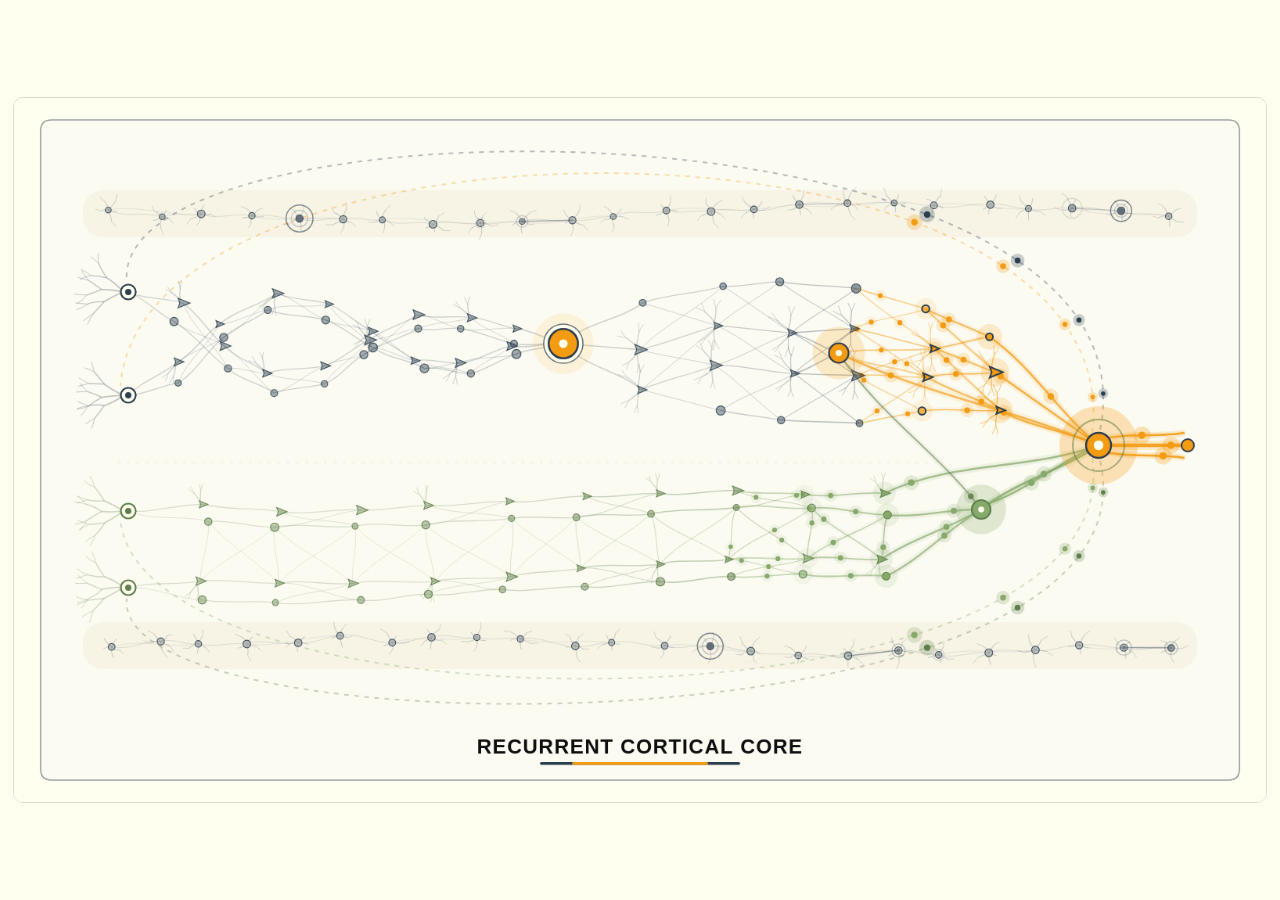
<file: figures/phase7_biophysics/explainers/reply2_cortical_core.html>
<!doctype html>
<html lang="en">
<head>
  <meta charset="utf-8">
  <meta name="viewport" content="width=device-width, initial-scale=1">
  <title>Recurrent Cortical Core</title>
  <style>
    :root {
      --ivory: #FFFFF0;
      --parchment: #F5EEDC;
      --onyx: #0F0F0F;
      --slate: #2C3E50;
      --mist: #808B90;
      --sage: #87A96B;
      --amber: #F39C12;
      --rule: #E2DCCB;
    }
    * {
      box-sizing: border-box;
      margin: 0;
      padding: 0;
    }
    html, body {
      width: 100%;
      height: 100%;
      background: var(--ivory);
      color: var(--onyx);
      overflow: hidden;
      display: flex;
      align-items: center;
      justify-content: center;
      font-family: -apple-system, BlinkMacSystemFont, "Segoe UI", Roboto, Helvetica, Arial, sans-serif;
      -webkit-font-smoothing: antialiased;
    }
    .stage-shell {
      position: relative;
      width: min(98vw, calc(98vh * 16 / 9));
      height: min(98vh, calc(98vw * 9 / 16));
      aspect-ratio: 16 / 9;
      background: var(--ivory);
      border: 1px solid var(--rule);
      border-radius: 10px;
      overflow: hidden;
    }
    canvas {
      display: block;
      width: 100%;
      height: 100%;
    }
  </style>
</head>
<body>
  <div class="stage-shell">
    <canvas id="cinema" aria-label="Looping close-up animation of the Recurrent Cortical Core: top and bottom inhibitory interneurons quenching random noise within two hops, braided upper axonal tracts igniting a self-limiting Golden Orange coincidence wave, and twin Sage Green backup tracts merging into a committed relay hub."></canvas>
  </div>

  <script>
    (function () {
      "use strict";

      var C = {
        ivory: "#FFFFF0",
        chamberBg: "#FCFBF2",
        parchment: "#F5EEDC",
        parchmentSoft: "#FAF5E6",
        onyx: "#0F0F0F",
        slate: "#2C3E50",
        slateDeep: "#1E3447",
        mist: "#808B90",
        sage: "#87A96B",
        sageDeep: "#5F7F4A",
        amber: "#F39C12",
        rule: "#E2DCCB",
        chamberStroke: "#D5CEBC"
      };

      var W = 1600;
      var H = 900;
      var CYCLE_S = 11.0;
      var PHASE_OFFSET_S = 5.15;

      /* Optional URL query/hash override (?t=4.8 or #t=4.8) for frame inspection */
      var fixedTime = null;
      try {
        var rawSearch = window.location.search || window.location.hash.replace(/^#/, "?");
        var params = new URLSearchParams(rawSearch);
        if (params.has("t")) {
          var parsedT = parseFloat(params.get("t"));
          if (!isNaN(parsedT)) fixedTime = ((parsedT % CYCLE_S) + CYCLE_S) % CYCLE_S;
        }
      } catch (err) {
        fixedTime = null;
      }

      /* Deterministic PRNG (Mulberry32) */
      function mulberry32(seed) {
        var a = seed >>> 0;
        return function () {
          a |= 0;
          a = (a + 0x6D2B79F5) | 0;
          var t = Math.imul(a ^ (a >>> 15), 1 | a);
          t = (t + Math.imul(t ^ (t >>> 7), 61 | t)) ^ t;
          return ((t ^ (t >>> 14)) >>> 0) / 4294967296;
        };
      }

      var rng = mulberry32(20261126);

      function clamp(v, lo, hi) {
        return v < lo ? lo : (v > hi ? hi : v);
      }

      function lerp(a, b, u) {
        return a + (b - a) * u;
      }

      function smoothstep(e0, e1, x) {
        var u = clamp((x - e0) / (e1 - e0), 0, 1);
        return u * u * (3 - 2 * u);
      }

      function pulseBell(t, center, width) {
        var d = (t - center) / width;
        return Math.exp(-0.5 * d * d);
      }

      function cubicPt(p0, p1, p2, p3, u) {
        var m = 1 - u;
        var m2 = m * m;
        var u2 = u * u;
        return {
          x: m2 * m * p0.x + 3 * m2 * u * p1.x + 3 * m * u2 * p2.x + u2 * u * p3.x,
          y: m2 * m * p0.y + 3 * m2 * u * p1.y + 3 * m * u2 * p2.y + u2 * u * p3.y
        };
      }

      function hexToRgba(hex, alpha) {
        var h = hex.replace("#", "");
        var r = parseInt(h.substring(0, 2), 16);
        var g = parseInt(h.substring(2, 4), 16);
        var b = parseInt(h.substring(4, 6), 16);
        return "rgba(" + r + "," + g + "," + b + "," + clamp(alpha, 0, 1).toFixed(4) + ")";
      }

      function roundRectPath(ctx, x, y, w, h, r) {
        ctx.beginPath();
        ctx.moveTo(x + r, y);
        ctx.lineTo(x + w - r, y);
        ctx.quadraticCurveTo(x + w, y, x + w, y + r);
        ctx.lineTo(x + w, y + h - r);
        ctx.quadraticCurveTo(x + w, y + h, x + w - r, y + h);
        ctx.lineTo(x + r, y + h);
        ctx.quadraticCurveTo(x, y + h, x, y + h - r);
        ctx.lineTo(x, y + r);
        ctx.quadraticCurveTo(x, y, x + r, y);
        ctx.closePath();
      }

      /* =========================================================================
         Zoomed-In Cortical Core Landmarks
         ========================================================================= */
      var GATES = {
        Q:   { x: 146, y: 248 },
        K:   { x: 146, y: 380 },
        V:   { x: 146, y: 528 },
        MLP: { x: 146, y: 626 }
      };

      var COINCIDENCE = { x: 702,  y: 314 };
      var FAN_HUB     = { x: 1054, y: 326 };
      var BACKUP_HUB  = { x: 1236, y: 526 };
      var RELAY_HUB   = { x: 1386, y: 444 };
      var EXIT_BOUTON = { x: 1500, y: 444 };

      var neurons = [];
      var axons = [];
      var dendrites = [];
      var feedbackArcs = [];
      var noiseSparks = [];

      function normX(x) {
        return clamp((x - 146) / (1384 - 146), 0, 1);
      }

      function addNeuron(x, y, zone, r, isPyramidal) {
        var n = {
          x: x,
          y: y,
          zone: zone,
          r: r,
          isPyramidal: !!isPyramidal,
          depthU: normX(x),
          braidU: clamp((x - 146) / (702 - 146), 0, 1),
          fanU: clamp((x - 702) / (1384 - 702), 0, 1)
        };
        neurons.push(n);
        return n;
      }

      function addAxon(fromPt, toPt, tract, curvature, weight) {
        var dx = toPt.x - fromPt.x;
        var dy = toPt.y - fromPt.y;
        var len = Math.hypot(dx, dy) || 1;
        var nx = -dy / len;
        var ny = dx / len;
        var bend = curvature * len * (0.24 + rng() * 0.14);
        var edge = {
          p0: { x: fromPt.x, y: fromPt.y },
          p1: { x: fromPt.x + dx * 0.33 + nx * bend, y: fromPt.y + dy * 0.33 + ny * bend },
          p2: { x: fromPt.x + dx * 0.67 - nx * bend * 0.55, y: fromPt.y + dy * 0.67 - ny * bend * 0.55 },
          p3: { x: toPt.x, y: toPt.y },
          tract: tract,
          weight: weight || 1.0,
          uStart: normX(fromPt.x),
          uEnd: normX(toPt.x),
          braidMid: clamp(((fromPt.x + toPt.x) * 0.5 - 146) / (702 - 146), 0, 1),
          fanMid: clamp(((fromPt.x + toPt.x) * 0.5 - 702) / (1384 - 702), 0, 1),
          seed: rng()
        };
        axons.push(edge);
        return edge;
      }

      function buildDendriticTree(originX, originY, angleBase, spread, depth, len, zone, list) {
        if (depth <= 0 || len < 6) return;
        var branches = depth >= 3 ? 3 : 2;
        for (var i = 0; i < branches; i++) {
          var frac = branches === 1 ? 0 : (i / (branches - 1) - 0.5);
          var ang = angleBase + frac * spread + (rng() - 0.5) * 0.28;
          var ex = originX + Math.cos(ang) * len;
          var ey = originY + Math.sin(ang) * len;
          var mx = (originX + ex) * 0.5 + (rng() - 0.5) * len * 0.22;
          var my = (originY + ey) * 0.5 + (rng() - 0.5) * len * 0.22;
          list.push({
            x0: originX, y0: originY,
            cx: mx, cy: my,
            x1: ex, y1: ey,
            depth: depth,
            zone: zone,
            fanU: clamp((originX - 702) / (1384 - 702), 0, 1)
          });
          buildDendriticTree(ex, ey, ang, spread * 0.78, depth - 1, len * (0.66 + rng() * 0.12), zone, list);
        }
      }

      function buildStellateNeurites(cx, cy, arms, len, list) {
        for (var a = 0; a < arms; a++) {
          var ang = (a / arms) * Math.PI * 2 + rng() * 0.55;
          var rLen = len * (0.78 + rng() * 0.42);
          var ex = cx + Math.cos(ang) * rLen;
          var ey = cy + Math.sin(ang) * rLen;
          var mx = (cx + ex) * 0.5 + (rng() - 0.5) * 6;
          var my = (cy + ey) * 0.5 + (rng() - 0.5) * 6;
          list.push({
            x0: cx, y0: cy,
            cx: mx, cy: my,
            x1: ex, y1: ey,
            depth: 1.4,
            zone: "inhib",
            fanU: 0
          });
          if (rng() > 0.35) {
            var bAng = ang + (rng() > 0.5 ? 0.48 : -0.48);
            var bx = ex + Math.cos(bAng) * (rLen * 0.58);
            var by = ey + Math.sin(bAng) * (rLen * 0.58);
            list.push({
              x0: ex, y0: ey,
              cx: (ex + bx) * 0.5, cy: (ey + by) * 0.5,
              x1: bx, y1: by,
              depth: 0.9,
              zone: "inhib",
              fanU: 0
            });
          }
        }
      }

      function buildCoreTissue() {
        // Left Afferent Dendritic Arbors into the 4 Synaptic Entry Gates
        buildDendriticTree(GATES.Q.x - 6, GATES.Q.y, Math.PI, 1.15, 3, 28, "afferent_upper", dendrites);
        buildDendriticTree(GATES.K.x - 6, GATES.K.y, Math.PI, 1.15, 3, 28, "afferent_upper", dendrites);
        buildDendriticTree(GATES.V.x - 6, GATES.V.y, Math.PI, 1.10, 3, 28, "afferent_lower", dendrites);
        buildDendriticTree(GATES.MLP.x - 6, GATES.MLP.y, Math.PI, 1.10, 3, 28, "afferent_lower", dendrites);

        /* ---------------------------------------------------------------------
           1. Top & Bottom Perimeter: Inhibitory Damping Halo (48 multipolar cells)
           --------------------------------------------------------------------- */
        var inhibTop = [];
        var inhibBot = [];
        var perRow = 24;

        for (var it = 0; it < perRow; it++) {
          var iu = it / (perRow - 1);
          var ixTop = lerp(124, 1476, iu) + (rng() - 0.5) * 14;
          var iyTop = 148 + Math.sin(iu * Math.PI * 2.0) * 9 + (rng() - 0.5) * 11;
          var nTop = addNeuron(ixTop, iyTop, "inhib", 3.7 + rng() * 1.3, false);
          inhibTop.push(nTop);
          buildStellateNeurites(ixTop, iyTop, 5, 13.0, dendrites);

          var ixBot = lerp(124, 1476, iu) + (rng() - 0.5) * 14;
          var iyBot = 700 - Math.sin(iu * Math.PI * 2.0) * 9 + (rng() - 0.5) * 11;
          var nBot = addNeuron(ixBot, iyBot, "inhib", 3.7 + rng() * 1.3, false);
          inhibBot.push(nBot);
          buildStellateNeurites(ixBot, iyBot, 5, 13.0, dendrites);
        }

        function wireInhibitoryRow(row) {
          for (var i = 0; i < row.length - 1; i++) {
            addAxon(row[i], row[i + 1], "inhib", (i % 2 === 0 ? 0.34 : -0.34), 0.78);
            if (i + 2 < row.length && i % 3 === 0) {
              addAxon(row[i], row[i + 2], "inhib", (i % 2 === 0 ? -0.26 : 0.26), 0.52);
            }
          }
        }
        wireInhibitoryRow(inhibTop);
        wireInhibitoryRow(inhibBot);

        var sparkCount = 88;
        for (var sp = 0; sp < sparkCount; sp++) {
          var isTop = sp % 2 === 0;
          var rowList = isTop ? inhibTop : inhibBot;
          var localIdx = Math.floor(rng() * rowList.length);
          var dir = (localIdx < 3) ? 1 : ((localIdx > rowList.length - 4) ? -1 : (rng() > 0.5 ? 1 : -1));
          var hop1Idx = clamp(localIdx + dir, 0, rowList.length - 1);
          var hop2Idx = clamp(localIdx + dir * 2, 0, rowList.length - 1);
          noiseSparks.push({
            t0: ((sp / sparkCount) * CYCLE_S + rng() * 0.14) % CYCLE_S,
            dur: 1.12 + rng() * 0.30,
            n0: rowList[localIdx],
            n1: rowList[hop1Idx],
            n2: rowList[hop2Idx],
            damping: 0.36 + rng() * 0.16
          });
        }

        /* ---------------------------------------------------------------------
           2. Upper Pathway: Sinusoidal Braided Tracts (Q & K) -> Coincidence Hub
           --------------------------------------------------------------------- */
        var qCols = [[addNeuron(GATES.Q.x, GATES.Q.y, "Q", 6.2, true)]];
        var kCols = [[addNeuron(GATES.K.x, GATES.K.y, "K", 6.2, true)]];

        var braidSteps = 8;
        for (var bc = 1; bc <= braidSteps; bc++) {
          var u = bc / (braidSteps + 1);
          var bx = lerp(GATES.Q.x, COINCIDENCE.x, u);
          var env = (1 - Math.pow(u, 1.55) * 0.80) * 64;
          var phase = u * Math.PI * 2.65;

          var qCenterY = COINCIDENCE.y - Math.cos(phase) * env;
          var kCenterY = COINCIDENCE.y + Math.cos(phase) * env;

          var qGroup = [];
          var kGroup = [];
          for (var s = 0; s < 2; s++) {
            var spread = (1 - u * 0.55) * 13;
            var qn = addNeuron(
              bx + (rng() - 0.5) * 18,
              qCenterY + (s === 0 ? -spread : spread) + (rng() - 0.5) * 8,
              "Q", 3.9 + rng() * 1.9, s === 0
            );
            var kn = addNeuron(
              bx + (rng() - 0.5) * 18,
              kCenterY + (s === 0 ? -spread : spread) + (rng() - 0.5) * 8,
              "K", 3.9 + rng() * 1.9, s === 0
            );
            if (s === 0 && bc % 2 === 1) {
              buildDendriticTree(qn.x - 3, qn.y - 4, -Math.PI * 0.65, 0.75, 2, 14, "Q", dendrites);
              buildDendriticTree(kn.x - 3, kn.y + 4, Math.PI * 0.65, 0.75, 2, 14, "K", dendrites);
            }
            qGroup.push(qn);
            kGroup.push(kn);
          }
          qCols.push(qGroup);
          kCols.push(kGroup);
        }

        function wireBraidTract(cols, tractName, sign) {
          for (var c = 0; c < cols.length - 1; c++) {
            var cur = cols[c];
            var nxt = cols[c + 1];
            for (var a = 0; a < cur.length; a++) {
              for (var b = 0; b < nxt.length; b++) {
                var isPrimary = (a === b) || cur.length === 1;
                addAxon(
                  cur[a],
                  nxt[b],
                  tractName,
                  sign * ((a + b + c) % 2 === 0 ? 0.26 : -0.22),
                  isPrimary ? 1.28 : 0.82
                );
              }
            }
          }
          var lastCol = cols[cols.length - 1];
          for (var m = 0; m < lastCol.length; m++) {
            addAxon(lastCol[m], COINCIDENCE, tractName, sign * (m === 0 ? -0.24 : 0.24), 1.65);
          }
        }
        wireBraidTract(qCols, "Q", 1);
        wireBraidTract(kCols, "K", -1);

        /* ---------------------------------------------------------------------
           Post-Coincidence Non-Normal Pyramidal Relay Fan (x ~ 748..1340)
           --------------------------------------------------------------------- */
        var fanCols = [];
        var fanStepCount = 6;
        for (var fc = 0; fc < fanStepCount; fc++) {
          var fu = (fc + 1) / (fanStepCount + 1);
          var fx = lerp(COINCIDENCE.x + 18, RELAY_HUB.x - 42, fu);
          var fyMid = fu < 0.54
            ? lerp(COINCIDENCE.y, FAN_HUB.y, fu / 0.54)
            : lerp(FAN_HUB.y, 358, (fu - 0.54) / 0.46);

          /* Non-normal transient expansion across mid-fan followed by self-limiting convergence */
          var spreadBell = Math.sin(Math.pow(fu, 0.85) * Math.PI);
          var countInCol = (fc >= 1 && fc <= 4) ? 4 : 3;
          var maxHalfSpan = 20 + spreadBell * 68;

          var colNodes = [];
          for (var fj = 0; fj < countInCol; fj++) {
            var frac = countInCol === 1 ? 0 : (fj / (countInCol - 1) - 0.5) * 2;
            var nx = fx + (rng() - 0.5) * 20;
            var ny = fyMid + frac * maxHalfSpan + (rng() - 0.5) * 12;
            var isPyr = (fj === 1 || fj === 2 || countInCol === 3 && fj === 1);
            var pNode = addNeuron(nx, ny, "QK_post", 4.2 + rng() * 2.3, isPyr);
            if (isPyr) {
              buildDendriticTree(nx - 4, ny - 5, -Math.PI * 0.62, 0.85, 2, 17, "QK_post", dendrites);
              buildDendriticTree(nx - 4, ny + 5, Math.PI * 0.62, 0.85, 2, 15, "QK_post", dendrites);
            }
            colNodes.push(pNode);
          }
          fanCols.push(colNodes);
        }

        for (var f0 = 0; f0 < fanCols[0].length; f0++) {
          addAxon(COINCIDENCE, fanCols[0][f0], "QK_post", (f0 - 1) * 0.30, 1.55);
        }

        for (var cIdx = 0; cIdx < fanCols.length - 1; cIdx++) {
          var leftC = fanCols[cIdx];
          var rightC = fanCols[cIdx + 1];
          for (var li = 0; li < leftC.length; li++) {
            for (var ri = 0; ri < rightC.length; ri++) {
              if (Math.abs(li - ri) <= 1 || (leftC.length !== rightC.length && Math.abs(li - ri) <= 1.5)) {
                addAxon(
                  leftC[li],
                  rightC[ri],
                  "QK_post",
                  (rng() - 0.5) * 0.38,
                  Math.abs(li - ri) === 0 ? 1.24 : 0.86
                );
              }
            }
          }
        }

        /* Wire through sculptural FAN_HUB and into unified RELAY_HUB */
        addAxon(fanCols[2][1], FAN_HUB, "QK_post", -0.16, 1.48);
        addAxon(fanCols[2][2], FAN_HUB, "QK_post", 0.16, 1.48);
        addAxon(FAN_HUB, fanCols[4][1], "QK_post", -0.18, 1.45);
        addAxon(FAN_HUB, fanCols[4][2], "QK_post", 0.18, 1.45);
        addAxon(FAN_HUB, RELAY_HUB, "relay_commit", 0.16, 1.72);

        var finalFanCol = fanCols[fanCols.length - 1];
        for (var ff = 0; ff < finalFanCol.length; ff++) {
          addAxon(finalFanCol[ff], RELAY_HUB, "QK_post", (ff - 1) * 0.22, 1.38);
        }

        /* ---------------------------------------------------------------------
           3. Lower Pathway: Parallel Twin Sage Green Backup Tracts (V & MLP)
           --------------------------------------------------------------------- */
        var vCols = [[addNeuron(GATES.V.x, GATES.V.y, "V", 6.0, true)]];
        var mCols = [[addNeuron(GATES.MLP.x, GATES.MLP.y, "MLP", 6.0, true)]];

        var backupSteps = 10;
        for (var vc = 1; vc <= backupSteps; vc++) {
          var vu = vc / (backupSteps + 1);
          var vx = lerp(GATES.V.x, BACKUP_HUB.x - 28, vu);
          var wave = Math.sin(vu * Math.PI * 2.0) * 10;
          var vyCenter = lerp(GATES.V.y, 524, Math.pow(vu, 1.3)) + wave;
          var myCenter = lerp(GATES.MLP.y, 604, Math.pow(vu, 1.3)) + wave * 0.85;

          var vPair = [];
          var mPair = [];
          for (var k = 0; k < 2; k++) {
            var offset = (k === 0 ? -11 : 11);
            var vn = addNeuron(
              vx + (rng() - 0.5) * 16,
              vyCenter + offset + (rng() - 0.5) * 7,
              "V", 3.8 + rng() * 1.8, k === 0
            );
            var mn = addNeuron(
              vx + (rng() - 0.5) * 16,
              myCenter + offset + (rng() - 0.5) * 7,
              "MLP", 3.8 + rng() * 1.8, k === 0
            );
            if (k === 0 && vc % 3 === 1) {
              buildDendriticTree(vn.x - 3, vn.y - 4, -Math.PI * 0.6, 0.7, 2, 13, "V", dendrites);
              buildDendriticTree(mn.x - 3, mn.y + 4, Math.PI * 0.6, 0.7, 2, 13, "MLP", dendrites);
            }
            vPair.push(vn);
            mPair.push(mn);
          }
          vCols.push(vPair);
          mCols.push(mPair);
        }

        function wireParallelTract(cols, name, sign) {
          for (var i = 0; i < cols.length - 1; i++) {
            var cA = cols[i];
            var cB = cols[i + 1];
            for (var a = 0; a < cA.length; a++) {
              var b = a < cB.length ? a : 0;
              addAxon(cA[a], cB[b], name, sign * (a === 0 ? 0.18 : -0.18), 1.30);
              if (cB.length > 1 && i % 2 === 0) {
                addAxon(cA[a], cB[1 - b], name, sign * 0.24, 0.78);
              }
            }
          }
        }
        wireParallelTract(vCols, "V", 1);
        wireParallelTract(mCols, "MLP", -1);

        /* Cross-bridges between twin Sage Green backup tracts */
        for (var br = 1; br < vCols.length; br++) {
          addAxon(vCols[br][1], mCols[br][0], "V_MLP_bridge", (br % 2 === 0 ? 0.26 : -0.26), 0.96);
          if (br + 1 < mCols.length) {
            addAxon(vCols[br][1], mCols[br + 1][0], "V_MLP_bridge", 0.20, 0.84);
            addAxon(mCols[br][0], vCols[br + 1][1], "V_MLP_bridge", -0.20, 0.84);
          }
        }

        /* Merge Twin Backup Tracts into BACKUP_HUB and Unified RELAY_HUB */
        var vLast = vCols[vCols.length - 1];
        var mLast = mCols[mCols.length - 1];
        addAxon(vLast[0], RELAY_HUB, "V", -0.20, 1.42);
        addAxon(vLast[1], BACKUP_HUB, "V", 0.18, 1.48);
        addAxon(mLast[0], BACKUP_HUB, "MLP", -0.18, 1.48);
        addAxon(mLast[1], BACKUP_HUB, "MLP", 0.22, 1.38);

        addAxon(BACKUP_HUB, RELAY_HUB, "backup_merge", -0.18, 1.78);
        addAxon({ x: BACKUP_HUB.x + 4, y: BACKUP_HUB.y - 6 }, RELAY_HUB, "backup_merge", 0.18, 1.35);
        addAxon(FAN_HUB, BACKUP_HUB, "cross_commit", 0.20, 1.05);

        /* Committed Outgoing Tract from RELAY_HUB */
        addAxon(RELAY_HUB, EXIT_BOUTON, "committed_out", 0.0, 2.25);
        addAxon({ x: RELAY_HUB.x + 6, y: RELAY_HUB.y - 8 }, { x: EXIT_BOUTON.x - 4, y: EXIT_BOUTON.y - 16 }, "committed_out", -0.18, 1.25);
        addAxon({ x: RELAY_HUB.x + 6, y: RELAY_HUB.y + 8 }, { x: EXIT_BOUTON.x - 4, y: EXIT_BOUTON.y + 16 }, "committed_out", 0.18, 1.25);

        /* ---------------------------------------------------------------------
           4. Sweeping Overhead & Underneath Recurrent Feedback Arcs (Stadium Clear)
           --------------------------------------------------------------------- */
        feedbackArcs.push({
          p0: { x: RELAY_HUB.x + 2, y: RELAY_HUB.y - 20 },
          p1: { x: 1475, y: -12 },
          p2: { x: 125,  y: -12 },
          p3: { x: GATES.Q.x - 2, y: GATES.Q.y - 14 },
          lane: "upper_outer",
          color: C.slate
        });
        feedbackArcs.push({
          p0: { x: RELAY_HUB.x - 8, y: RELAY_HUB.y - 16 },
          p1: { x: 1430, y: -4 },
          p2: { x: 165,  y: -4 },
          p3: { x: GATES.K.x - 10, y: GATES.K.y - 12 },
          lane: "upper_inner",
          color: C.amber
        });
        feedbackArcs.push({
          p0: { x: RELAY_HUB.x - 8, y: RELAY_HUB.y + 16 },
          p1: { x: 1430, y: 822 },
          p2: { x: 165,  y: 822 },
          p3: { x: GATES.V.x - 10, y: GATES.V.y + 12 },
          lane: "lower_inner",
          color: C.sage
        });
        feedbackArcs.push({
          p0: { x: RELAY_HUB.x + 2, y: RELAY_HUB.y + 20 },
          p1: { x: 1475, y: 842 },
          p2: { x: 125,  y: 842 },
          p3: { x: GATES.MLP.x - 2, y: GATES.MLP.y + 14 },
          lane: "lower_outer",
          color: C.sageDeep
        });
      }

      /* =========================================================================
         11-Second Seamless Biophysical Choreography
         Pass 1 (0.0..3.4s): Exploratory offset Q/K probe + steady twin backup
         Pass 2 (3.4..7.6s): Synchronized Q+K coincidence -> Golden Orange wave
         Pass 3 (7.6..11.0s): Twin backup & cascade consolidation -> feedback loop
         ========================================================================= */
      function getWavefronts(t) {
        /* Pass 1: Q leads K slightly (sub-coincidence probe), backup flows steadily */
        var p1Q = (t >= 0.15 && t <= 2.15) ? clamp((t - 0.15) / 1.65, 0, 1) : -1;
        var p1K = (t >= 0.55 && t <= 2.45) ? clamp((t - 0.55) / 1.65, 0, 1) : -1;
        var p1Fan = (t >= 1.65 && t <= 3.15) ? clamp((t - 1.65) / 1.35, 0, 1) : -1;
        var p1Backup = (t >= 0.20 && t <= 3.15) ? clamp((t - 0.20) / 2.65, 0, 1) : -1;
        var fb1 = (t >= 2.55 && t <= 3.70) ? clamp((t - 2.55) / 1.08, 0, 1) : -1;

        /* Pass 2: Synchronized Q + K spike volley -> Coincidence Ignition -> Non-normal Golden Orange Fan */
        var p2Braid = (t >= 3.40 && t <= 5.20) ? clamp((t - 3.40) / 1.35, 0, 1) : -1;
        var p2Fan   = (t >= 4.45 && t <= 7.15) ? clamp((t - 4.45) / 2.25, 0, 1) : -1;
        var p2Backup = (t >= 3.50 && t <= 7.10) ? clamp((t - 3.50) / 3.10, 0, 1) : -1;
        var fb2 = (t >= 6.45 && t <= 7.75) ? clamp((t - 6.45) / 1.18, 0, 1) : -1;

        /* Pass 3: Consolidated twin-tract + upper relay integration & seamless wrap feedback */
        var p3Braid = (t >= 7.50 && t <= 9.35) ? clamp((t - 7.50) / 1.50, 0, 1) : -1;
        var p3Fan   = (t >= 8.70 && t <= 10.55) ? clamp((t - 8.70) / 1.60, 0, 1) : -1;
        var p3Backup = (t >= 7.55 && t <= 10.55) ? clamp((t - 7.55) / 2.65, 0, 1) : -1;

        /* Wrap-around feedback pulse bridging t = 9.95..11.00 into t = 0.00..0.35 */
        var fb3 = -1;
        if (t >= 9.90) {
          fb3 = clamp((t - 9.90) / 1.35, 0, 1);
        } else if (t <= 0.35) {
          fb3 = clamp((t + 11.0 - 9.90) / 1.35, 0, 1);
        }

        var coincidenceGlow =
          0.24 * pulseBell(t, 1.85, 0.38) +
          1.00 * smoothstep(4.25, 4.68, t) * (1 - smoothstep(6.25, 7.05, t)) +
          0.56 * smoothstep(8.55, 8.98, t) * (1 - smoothstep(9.95, 10.45, t));

        var shockU = (t >= 4.48 && t <= 6.15) ? clamp((t - 4.48) / 1.67, 0, 1) : -1;

        var fanHubGlow =
          0.26 * pulseBell(t, 2.35, 0.42) +
          0.98 * smoothstep(4.95, 5.50, t) * (1 - smoothstep(6.55, 7.15, t)) +
          0.68 * smoothstep(9.15, 9.65, t) * (1 - smoothstep(10.25, 10.75, t));

        var backupHubGlow =
          0.55 * pulseBell(t, 2.55, 0.50) +
          0.82 * smoothstep(5.40, 6.10, t) * (1 - smoothstep(6.85, 7.35, t)) +
          0.96 * smoothstep(9.35, 9.90, t) * (1 - smoothstep(10.45, 10.90, t));

        var relayCommitGlow =
          0.38 * pulseBell(t, 2.75, 0.42) +
          1.00 * smoothstep(5.75, 6.35, t) * (1 - smoothstep(6.95, 7.55, t)) +
          0.95 * smoothstep(9.65, 10.15, t) * (1 - smoothstep(10.55, 10.98, t));

        var gatePulse =
          0.65 * pulseBell(t, 0.35, 0.32) +
          0.95 * pulseBell(t, 3.55, 0.34) +
          0.85 * pulseBell(t, 7.65, 0.34);

        return {
          p1Q: p1Q,
          p1K: p1K,
          p1Fan: p1Fan,
          p1Backup: p1Backup,
          p2Braid: p2Braid,
          p2Fan: p2Fan,
          p2Backup: p2Backup,
          p3Braid: p3Braid,
          p3Fan: p3Fan,
          p3Backup: p3Backup,
          fb1: fb1,
          fb2: fb2,
          fb3: fb3,
          coincidenceGlow: clamp(coincidenceGlow, 0, 1),
          shockU: shockU,
          fanHubGlow: clamp(fanHubGlow, 0, 1),
          backupHubGlow: clamp(backupHubGlow, 0, 1),
          relayCommitGlow: clamp(relayCommitGlow, 0, 1),
          gatePulse: clamp(gatePulse, 0, 1)
        };
      }

      /* =========================================================================
         Backdrop Well, Subtle Pathway Zones & High-Contrast Onyx Title
         ========================================================================= */
      function drawChamberBackdrop(ctx, wf) {
        roundRectPath(ctx, 34, 28, 1532, 844, 14);
        ctx.fillStyle = C.chamberBg;
        ctx.fill();
        ctx.strokeStyle = wf.coincidenceGlow > 0.35 ? hexToRgba(C.slate, 0.52) : C.chamberStroke;
        ctx.lineWidth = 1.6;
        ctx.stroke();

        /* Subtle Parchment Halo Bands behind Top & Bottom Inhibitory Interneurons */
        roundRectPath(ctx, 88, 118, 1424, 60, 30);
        ctx.fillStyle = hexToRgba(C.parchment, 0.56);
        ctx.fill();

        roundRectPath(ctx, 88, 670, 1424, 60, 30);
        ctx.fillStyle = hexToRgba(C.parchment, 0.56);
        ctx.fill();

        /* Quiet horizontal divider whisper between upper coincidence amplifier and lower twin backup */
        ctx.beginPath();
        ctx.moveTo(132, 466);
        ctx.lineTo(1180, 466);
        ctx.strokeStyle = hexToRgba(C.rule, 0.72);
        ctx.lineWidth = 1.1;
        ctx.setLineDash([4, 8]);
        ctx.stroke();
        ctx.setLineDash([]);
      }

      function drawBottomTitle(ctx, wf) {
        var cx = W * 0.5;
        var labelY = 838;

        ctx.textAlign = "center";
        ctx.fillStyle = C.onyx;
        ctx.font = "800 26px -apple-system, BlinkMacSystemFont, 'Segoe UI', Roboto, Helvetica, Arial, sans-serif";
        ctx.letterSpacing = "0.05em";
        ctx.fillText("RECURRENT CORTICAL CORE", cx, labelY);
        ctx.letterSpacing = "0px";

        var barW = 256;
        var barY = labelY + 11;
        roundRectPath(ctx, cx - barW * 0.5, barY, barW, 3.5, 2);
        ctx.fillStyle = C.slate;
        ctx.fill();

        var amberFrac = clamp(0.34 + 0.34 * Math.max(wf.coincidenceGlow, wf.relayCommitGlow), 0.34, 0.68);
        var amberW = barW * amberFrac;
        roundRectPath(ctx, cx - amberW * 0.5, barY, amberW, 3.5, 2);
        ctx.fillStyle = C.amber;
        ctx.fill();
      }

      /* =========================================================================
         Sweeping Recurrent Feedback Arcs (Overhead & Underneath)
         ========================================================================= */
      function drawFeedbackArcs(ctx, wf) {
        var activeFb = wf.fb2 >= 0 ? wf.fb2 : (wf.fb3 >= 0 ? wf.fb3 : (wf.fb1 >= 0 ? wf.fb1 : -1));
        var isStrongFb = wf.fb2 >= 0 || wf.fb3 >= 0;

        for (var i = 0; i < feedbackArcs.length; i++) {
          var a = feedbackArcs[i];
          ctx.beginPath();
          ctx.moveTo(a.p0.x, a.p0.y);
          ctx.bezierCurveTo(a.p1.x, a.p1.y, a.p2.x, a.p2.y, a.p3.x, a.p3.y);
          ctx.strokeStyle = hexToRgba(a.color, activeFb >= 0 ? 0.34 : 0.20);
          ctx.lineWidth = activeFb >= 0 ? 2.0 : 1.5;
          ctx.setLineDash([6, 7]);
          ctx.stroke();
          ctx.setLineDash([]);

          if (activeFb >= 0) {
            for (var p = 0; p < 4; p++) {
              var u = activeFb * 1.24 - p * 0.085;
              if (u >= 0 && u <= 1) {
                var pt = cubicPt(a.p0, a.p1, a.p2, a.p3, u);
                var pCol = a.color;
                if (!isStrongFb && a.color === C.amber) pCol = C.slate;

                ctx.beginPath();
                ctx.arc(pt.x, pt.y, 10.0 - p * 1.2, 0, Math.PI * 2);
                ctx.fillStyle = hexToRgba(pCol, 0.25);
                ctx.fill();

                ctx.beginPath();
                ctx.arc(pt.x, pt.y, 4.2 - p * 0.45, 0, Math.PI * 2);
                ctx.fillStyle = pCol;
                ctx.fill();
              }
            }
          }
        }
      }

      /* =========================================================================
         Cajal Dendrites & Stellate Neurites
         ========================================================================= */
      function drawDendrites(ctx, wf) {
        for (var i = 0; i < dendrites.length; i++) {
          var d = dendrites[i];
          var col = C.slate;
          var alpha = 0.24;

          if (d.zone === "inhib") {
            col = C.mist;
            alpha = 0.34;
          } else if (d.zone === "afferent_upper") {
            col = C.slate;
            alpha = 0.28 + wf.gatePulse * 0.42;
          } else if (d.zone === "afferent_lower") {
            col = C.sageDeep;
            alpha = 0.28 + wf.gatePulse * 0.42;
          } else if (d.zone === "V" || d.zone === "MLP") {
            col = C.sageDeep;
            alpha = 0.26;
          } else if (d.zone === "QK_post") {
            var fanBoost = wf.p2Fan >= 0 ? pulseBell(d.fanU, wf.p2Fan, 0.24) : 0;
            col = fanBoost > 0.35 ? C.amber : C.slate;
            alpha = 0.22 + fanBoost * 0.52;
          }

          ctx.beginPath();
          ctx.moveTo(d.x0, d.y0);
          ctx.quadraticCurveTo(d.cx, d.cy, d.x1, d.y1);
          ctx.strokeStyle = hexToRgba(col, clamp(alpha, 0.14, 0.84));
          ctx.lineWidth = 0.55 + d.depth * 0.40;
          ctx.stroke();
        }
      }

      /* =========================================================================
         Axonal Tracts & Traveling Spike Volleys
         ========================================================================= */
      function axonActivity(edge, wf) {
        var tr = edge.tract;
        var midU = (edge.uStart + edge.uEnd) * 0.5;
        var bMid = edge.braidMid;
        var fMid = edge.fanMid;
        var level = 0;
        var color = C.slate;

        if (tr === "Q") {
          color = C.slate;
          if (wf.p1Q >= 0) level = Math.max(level, 0.65 * pulseBell(bMid, wf.p1Q, 0.22));
          if (wf.p2Braid >= 0) {
            var q2 = pulseBell(bMid, wf.p2Braid, 0.24);
            level = Math.max(level, 1.0 * q2);
            if (q2 > 0.38 && bMid > 0.45) color = C.amber;
          }
          if (wf.p3Braid >= 0) level = Math.max(level, 0.72 * pulseBell(bMid, wf.p3Braid, 0.22));
        } else if (tr === "K") {
          color = C.slateDeep;
          if (wf.p1K >= 0) level = Math.max(level, 0.62 * pulseBell(bMid, wf.p1K, 0.22));
          if (wf.p2Braid >= 0) {
            var k2 = pulseBell(bMid, wf.p2Braid, 0.24);
            level = Math.max(level, 1.0 * k2);
            if (k2 > 0.38 && bMid > 0.45) color = C.amber;
          }
          if (wf.p3Braid >= 0) level = Math.max(level, 0.72 * pulseBell(bMid, wf.p3Braid, 0.22));
        } else if (tr === "QK_post" || tr === "relay_commit") {
          color = C.slate;
          if (wf.p1Fan >= 0) {
            level = Math.max(level, 0.34 * pulseBell(fMid, wf.p1Fan, 0.24));
          }
          if (wf.p2Fan >= 0) {
            /* Non-normal transient amplification peaking across mid-fan and self-limiting cleanly */
            var selfLimitEnv = 0.72 + 0.38 * Math.sin(clamp(fMid, 0, 1) * Math.PI);
            var w2 = pulseBell(fMid, wf.p2Fan, 0.26) * selfLimitEnv;
            level = Math.max(level, clamp(w2, 0, 1));
            if (w2 > 0.22) color = C.amber;
          }
          if (wf.p3Fan >= 0) {
            var w3 = pulseBell(fMid, wf.p3Fan, 0.24);
            level = Math.max(level, 0.88 * w3);
            if (w3 > 0.28) color = tr === "relay_commit" ? C.amber : C.sageDeep;
          }
        } else if (tr === "V" || tr === "MLP" || tr === "V_MLP_bridge" || tr === "backup_merge") {
          color = tr === "V_MLP_bridge" ? C.sage : C.sageDeep;
          if (wf.p1Backup >= 0) {
            var b1 = pulseBell(midU, wf.p1Backup, 0.23);
            level = Math.max(level, 0.72 * b1);
            if (b1 > 0.35) color = C.sage;
          }
          if (wf.p2Backup >= 0) {
            var b2 = pulseBell(midU, wf.p2Backup, 0.25);
            level = Math.max(level, 0.82 * b2);
            if (b2 > 0.30) color = C.sage;
          }
          if (wf.p3Backup >= 0) {
            var b3 = pulseBell(midU, wf.p3Backup, 0.25);
            level = Math.max(level, 0.98 * b3);
            if (b3 > 0.25) color = C.sage;
          }
        } else if (tr === "cross_commit") {
          color = C.sageDeep;
          level = Math.max(wf.fanHubGlow, wf.backupHubGlow) * 0.72;
        } else if (tr === "committed_out") {
          color = wf.relayCommitGlow > 0.32 ? C.amber : C.slate;
          level = Math.max(0.22, wf.relayCommitGlow);
        } else if (tr === "inhib") {
          color = C.mist;
          level = 0.10;
        }

        return { level: clamp(level, 0, 1), color: color };
      }

      function drawAxonsAndVolleys(ctx, t, wf) {
        for (var i = 0; i < axons.length; i++) {
          var e = axons[i];
          var act = axonActivity(e, wf);
          var baseAlpha = e.tract === "inhib" ? 0.20 : 0.22;
          var strokeAlpha = clamp(baseAlpha + act.level * 0.68, 0.14, 0.94);

          if (act.level > 0.42 && e.tract !== "inhib") {
            ctx.beginPath();
            ctx.moveTo(e.p0.x, e.p0.y);
            ctx.bezierCurveTo(e.p1.x, e.p1.y, e.p2.x, e.p2.y, e.p3.x, e.p3.y);
            ctx.strokeStyle = hexToRgba(act.color, (act.level - 0.32) * 0.28);
            ctx.lineWidth = (e.weight * 4.2) + 2.6;
            ctx.stroke();
          }

          ctx.beginPath();
          ctx.moveTo(e.p0.x, e.p0.y);
          ctx.bezierCurveTo(e.p1.x, e.p1.y, e.p2.x, e.p2.y, e.p3.x, e.p3.y);
          ctx.strokeStyle = hexToRgba(act.color, strokeAlpha);
          ctx.lineWidth = e.weight * (1.02 + act.level * 0.96);
          ctx.stroke();

          if (act.level > 0.26 && e.tract !== "inhib") {
            var cyclesPerLoop = (e.tract === "QK_post" && wf.p2Fan >= 0) ? 18 : 14;
            var uPacket = ((t / CYCLE_S) * cyclesPerLoop + e.seed * 3.7) % 1.0;
            var pt = cubicPt(e.p0, e.p1, e.p2, e.p3, uPacket);
            var rCore = 2.3 + act.level * 2.4;

            ctx.beginPath();
            ctx.arc(pt.x, pt.y, rCore * 2.35, 0, Math.PI * 2);
            ctx.fillStyle = hexToRgba(act.color, act.level * 0.28);
            ctx.fill();

            ctx.beginPath();
            ctx.arc(pt.x, pt.y, rCore, 0, Math.PI * 2);
            ctx.fillStyle = act.color;
            ctx.fill();
          }
        }
      }

      /* =========================================================================
         Inhibitory Damping Halo: 2-Hop Contractive Noise Quenching
         ========================================================================= */
      function drawInhibitoryNoiseQuenching(ctx, t) {
        for (var i = 0; i < noiseSparks.length; i++) {
          var sp = noiseSparks[i];
          var dt = (t - sp.t0 + CYCLE_S) % CYCLE_S;
          if (dt > sp.dur) continue;

          var u = dt / sp.dur;

          /* Hop 0: Initial spontaneous noise spark + contractive ring clamping inward */
          if (u < 0.52) {
            var u0 = u / 0.52;
            var a0 = Math.sin(u0 * Math.PI);
            var shrinkR0 = lerp(24, 5.5, u0);

            ctx.beginPath();
            ctx.arc(sp.n0.x, sp.n0.y, shrinkR0, 0, Math.PI * 2);
            ctx.strokeStyle = hexToRgba(C.slate, a0 * 0.62);
            ctx.lineWidth = 1.8 * (1 - u0 * 0.35);
            ctx.stroke();

            ctx.beginPath();
            ctx.arc(sp.n0.x, sp.n0.y, shrinkR0 * 0.62, 0, Math.PI * 2);
            ctx.strokeStyle = hexToRgba(C.mist, a0 * 0.48);
            ctx.lineWidth = 1.2;
            ctx.stroke();

            ctx.beginPath();
            ctx.arc(sp.n0.x, sp.n0.y, 4.8 * (1 - u0 * 0.25), 0, Math.PI * 2);
            ctx.fillStyle = hexToRgba(C.slate, a0 * 0.88);
            ctx.fill();
          }

          /* Hop 1: Strongly attenuated neighbor pulse (~0.38x) shrinking fast */
          if (u >= 0.20 && u < 0.78) {
            var u1 = (u - 0.20) / 0.58;
            var a1 = Math.sin(u1 * Math.PI) * sp.damping * 1.45;
            var shrinkR1 = lerp(14.5, 3.2, u1);

            ctx.beginPath();
            ctx.moveTo(sp.n0.x, sp.n0.y);
            ctx.lineTo(sp.n1.x, sp.n1.y);
            ctx.strokeStyle = hexToRgba(C.slate, a1 * 0.65);
            ctx.lineWidth = 1.5;
            ctx.stroke();

            ctx.beginPath();
            ctx.arc(sp.n1.x, sp.n1.y, shrinkR1, 0, Math.PI * 2);
            ctx.strokeStyle = hexToRgba(C.mist, a1 * 0.72);
            ctx.lineWidth = 1.3;
            ctx.stroke();

            ctx.beginPath();
            ctx.arc(sp.n1.x, sp.n1.y, 3.2 * (1 - u1 * 0.35), 0, Math.PI * 2);
            ctx.fillStyle = hexToRgba(C.slate, a1 * 0.78);
            ctx.fill();
          }

          /* Hop 2: Terminal contractive collapse to zero (quenched within 2 hops) */
          if (u >= 0.48 && u <= 1.0) {
            var u2 = (u - 0.48) / 0.52;
            var a2 = (1 - u2) * sp.damping * 0.92;
            var shrinkR2 = lerp(7.5, 0.6, u2);

            ctx.beginPath();
            ctx.moveTo(sp.n1.x, sp.n1.y);
            ctx.lineTo(sp.n2.x, sp.n2.y);
            ctx.strokeStyle = hexToRgba(C.mist, a2 * 0.55);
            ctx.lineWidth = 1.0;
            ctx.stroke();

            ctx.beginPath();
            ctx.arc(sp.n2.x, sp.n2.y, shrinkR2, 0, Math.PI * 2);
            ctx.strokeStyle = hexToRgba(C.mist, a2 * 0.78);
            ctx.lineWidth = 1.1;
            ctx.stroke();

            ctx.beginPath();
            ctx.arc(sp.n2.x, sp.n2.y, Math.max(0.8, 2.2 * (1 - u2)), 0, Math.PI * 2);
            ctx.fillStyle = hexToRgba(C.mist, a2);
            ctx.fill();
          }
        }
      }

      /* =========================================================================
         Pyramidal & Stellate Neurons
         ========================================================================= */
      function drawNeurons(ctx, wf) {
        for (var i = 0; i < neurons.length; i++) {
          var n = neurons[i];
          var glow = 0;
          var fill = C.slate;
          var stroke = C.slate;

          if (n.zone === "Q") {
            fill = C.slate;
            if (wf.p1Q >= 0) glow = Math.max(glow, 0.62 * pulseBell(n.braidU, wf.p1Q, 0.20));
            if (wf.p2Braid >= 0) {
              var gq2 = pulseBell(n.braidU, wf.p2Braid, 0.22);
              glow = Math.max(glow, gq2);
              if (gq2 > 0.42 && n.braidU > 0.45) fill = C.amber;
            }
            if (wf.p3Braid >= 0) glow = Math.max(glow, 0.68 * pulseBell(n.braidU, wf.p3Braid, 0.20));
          } else if (n.zone === "K") {
            fill = C.slateDeep;
            if (wf.p1K >= 0) glow = Math.max(glow, 0.58 * pulseBell(n.braidU, wf.p1K, 0.20));
            if (wf.p2Braid >= 0) {
              var gk2 = pulseBell(n.braidU, wf.p2Braid, 0.22);
              glow = Math.max(glow, gk2);
              if (gk2 > 0.42 && n.braidU > 0.45) fill = C.amber;
            }
            if (wf.p3Braid >= 0) glow = Math.max(glow, 0.68 * pulseBell(n.braidU, wf.p3Braid, 0.20));
          } else if (n.zone === "QK_post") {
            fill = C.slate;
            if (wf.p1Fan >= 0) glow = Math.max(glow, 0.35 * pulseBell(n.fanU, wf.p1Fan, 0.22));
            if (wf.p2Fan >= 0) {
              var ig = pulseBell(n.fanU, wf.p2Fan, 0.25);
              glow = Math.max(glow, ig);
              if (ig > 0.22) fill = C.amber;
            }
            if (wf.p3Fan >= 0) {
              var rl = pulseBell(n.fanU, wf.p3Fan, 0.22);
              glow = Math.max(glow, 0.85 * rl);
              if (rl > 0.30) fill = C.sageDeep;
            }
          } else if (n.zone === "V" || n.zone === "MLP") {
            fill = C.sageDeep;
            stroke = C.sageDeep;
            if (wf.p1Backup >= 0) glow = Math.max(glow, 0.68 * pulseBell(n.depthU, wf.p1Backup, 0.21));
            if (wf.p2Backup >= 0) {
              var b2 = pulseBell(n.depthU, wf.p2Backup, 0.23);
              glow = Math.max(glow, 0.80 * b2);
              if (b2 > 0.32) fill = C.sage;
            }
            if (wf.p3Backup >= 0) {
              var b3 = pulseBell(n.depthU, wf.p3Backup, 0.23);
              glow = Math.max(glow, 0.96 * b3);
              if (b3 > 0.25) fill = C.sage;
            }
          } else if (n.zone === "inhib") {
            fill = C.mist;
            stroke = C.slate;
            glow = 0.12;
          }

          if (glow > 0.22) {
            ctx.beginPath();
            ctx.arc(n.x, n.y, n.r + 4.5 + glow * 10, 0, Math.PI * 2);
            ctx.fillStyle = hexToRgba(fill, glow * 0.26);
            ctx.fill();
          }

          ctx.beginPath();
          if (n.isPyramidal) {
            var rr = n.r * 1.24;
            ctx.moveTo(n.x + rr * 1.28, n.y);
            ctx.lineTo(n.x - rr * 0.86, n.y - rr * 0.88);
            ctx.lineTo(n.x - rr * 0.54, n.y);
            ctx.lineTo(n.x - rr * 0.86, n.y + rr * 0.88);
            ctx.closePath();
          } else {
            ctx.arc(n.x, n.y, n.r, 0, Math.PI * 2);
          }

          ctx.fillStyle = glow > 0.44 ? fill : hexToRgba(fill, 0.42 + glow * 0.52);
          ctx.fill();
          ctx.strokeStyle = fill === C.amber ? C.slate : hexToRgba(stroke, 0.85);
          ctx.lineWidth = fill === C.amber ? 2.0 : 1.15;
          ctx.stroke();
        }
      }

      /* =========================================================================
         Sculptural Synaptic Hubs: Gates, Focal Coincidence Synapse, Relay Hub
         ========================================================================= */
      function drawSculpturalHubs(ctx, wf) {
        /* 1. Left Synaptic Entry Gates (Q, K, V, MLP) */
        var gateKeys = ["Q", "K", "V", "MLP"];
        for (var g = 0; g < gateKeys.length; g++) {
          var gk = gateKeys[g];
          var gp = GATES[gk];
          var isUpper = (gk === "Q" || gk === "K");
          var gCol = isUpper ? C.slate : C.sageDeep;

          if (wf.gatePulse > 0.12) {
            ctx.beginPath();
            ctx.arc(gp.x, gp.y, 12 + wf.gatePulse * 10, 0, Math.PI * 2);
            ctx.fillStyle = hexToRgba(gCol, wf.gatePulse * 0.22);
            ctx.fill();
          }

          ctx.beginPath();
          ctx.arc(gp.x, gp.y, 9.5, 0, Math.PI * 2);
          ctx.fillStyle = C.ivory;
          ctx.fill();
          ctx.strokeStyle = gCol;
          ctx.lineWidth = 2.2;
          ctx.stroke();

          ctx.beginPath();
          ctx.arc(gp.x, gp.y, 4.0, 0, Math.PI * 2);
          ctx.fillStyle = gCol;
          ctx.fill();
        }

        /* 2. Focal Golden Orange Coincidence Synapse (cx = 702, cy = 330, 2.5px #2C3E50 outline) */
        var cg = wf.coincidenceGlow;
        if (wf.shockU >= 0) {
          var su = wf.shockU;
          /* Self-limiting Golden Orange wave rings expanding across the pyramidal fan */
          ctx.beginPath();
          ctx.arc(COINCIDENCE.x, COINCIDENCE.y, 26 + su * 235, 0, Math.PI * 2);
          ctx.strokeStyle = hexToRgba(C.amber, (1 - su) * 0.65);
          ctx.lineWidth = 3.2 * (1 - su * 0.55);
          ctx.stroke();

          ctx.beginPath();
          ctx.arc(COINCIDENCE.x, COINCIDENCE.y, 20 + su * 145, 0, Math.PI * 2);
          ctx.strokeStyle = hexToRgba(C.slate, (1 - su) * 0.42);
          ctx.lineWidth = 1.8 * (1 - su * 0.45);
          ctx.stroke();
        }

        if (cg > 0.08) {
          ctx.beginPath();
          ctx.arc(COINCIDENCE.x, COINCIDENCE.y, 28 + cg * 30, 0, Math.PI * 2);
          ctx.fillStyle = hexToRgba(C.amber, cg * 0.30);
          ctx.fill();
        }

        /* Outer sculptural synaptic ring */
        ctx.beginPath();
        ctx.arc(COINCIDENCE.x, COINCIDENCE.y, 24 + cg * 3.0, 0, Math.PI * 2);
        ctx.fillStyle = hexToRgba(C.ivory, 0.92);
        ctx.fill();
        ctx.strokeStyle = hexToRgba(C.slate, 0.55 + cg * 0.40);
        ctx.lineWidth = 1.6;
        ctx.stroke();

        /* Primary Focal Golden Orange Coincidence Core with 2.5px Blue Slate outline */
        ctx.beginPath();
        ctx.arc(COINCIDENCE.x, COINCIDENCE.y, 17.5 + cg * 3.5, 0, Math.PI * 2);
        ctx.fillStyle = C.amber;
        ctx.fill();
        ctx.strokeStyle = C.slate;
        ctx.lineWidth = 2.5;
        ctx.stroke();

        /* Inner Ivory synaptic cleft core */
        ctx.beginPath();
        ctx.arc(COINCIDENCE.x, COINCIDENCE.y, 5.5, 0, Math.PI * 2);
        ctx.fillStyle = C.ivory;
        ctx.fill();

        /* 3. Mid-Fan Relay Ensemble Hub (x = 1054, y = 344) */
        var fh = wf.fanHubGlow;
        if (fh > 0.12) {
          ctx.beginPath();
          ctx.arc(FAN_HUB.x, FAN_HUB.y, 18 + fh * 20, 0, Math.PI * 2);
          ctx.fillStyle = hexToRgba(C.amber, fh * 0.26);
          ctx.fill();
        }
        ctx.beginPath();
        ctx.arc(FAN_HUB.x, FAN_HUB.y, 12.5, 0, Math.PI * 2);
        ctx.fillStyle = fh > 0.45 ? C.amber : C.ivory;
        ctx.fill();
        ctx.strokeStyle = C.slate;
        ctx.lineWidth = 2.2;
        ctx.stroke();

        ctx.beginPath();
        ctx.arc(FAN_HUB.x, FAN_HUB.y, 4.0, 0, Math.PI * 2);
        ctx.fillStyle = fh > 0.45 ? C.ivory : C.slate;
        ctx.fill();

        /* 4. Twin Backup Convergence Hub (x = 1218, y = 500) */
        var bh = wf.backupHubGlow;
        if (bh > 0.12) {
          ctx.beginPath();
          ctx.arc(BACKUP_HUB.x, BACKUP_HUB.y, 17 + bh * 18, 0, Math.PI * 2);
          ctx.fillStyle = hexToRgba(C.sage, bh * 0.30);
          ctx.fill();
        }
        ctx.beginPath();
        ctx.arc(BACKUP_HUB.x, BACKUP_HUB.y, 12.0, 0, Math.PI * 2);
        ctx.fillStyle = bh > 0.42 ? C.sage : C.ivory;
        ctx.fill();
        ctx.strokeStyle = C.sageDeep;
        ctx.lineWidth = 2.2;
        ctx.stroke();

        ctx.beginPath();
        ctx.arc(BACKUP_HUB.x, BACKUP_HUB.y, 3.8, 0, Math.PI * 2);
        ctx.fillStyle = bh > 0.42 ? C.ivory : C.sageDeep;
        ctx.fill();

        /* 5. Unified Committed Relay Hub (x = 1384, y = 440) */
        var rc = wf.relayCommitGlow;
        if (rc > 0.10) {
          ctx.beginPath();
          ctx.arc(RELAY_HUB.x, RELAY_HUB.y, 24 + rc * 26, 0, Math.PI * 2);
          ctx.fillStyle = hexToRgba(C.amber, rc * 0.28);
          ctx.fill();

          ctx.beginPath();
          ctx.arc(RELAY_HUB.x, RELAY_HUB.y, 19 + rc * 14, 0, Math.PI * 2);
          ctx.strokeStyle = hexToRgba(C.sageDeep, rc * 0.55);
          ctx.lineWidth = 2.0;
          ctx.stroke();
        }

        ctx.beginPath();
        ctx.arc(RELAY_HUB.x, RELAY_HUB.y, 16.0, 0, Math.PI * 2);
        ctx.fillStyle = rc > 0.42 ? C.amber : C.ivory;
        ctx.fill();
        ctx.strokeStyle = C.slate;
        ctx.lineWidth = 2.5;
        ctx.stroke();

        ctx.beginPath();
        ctx.arc(RELAY_HUB.x, RELAY_HUB.y, 6.2, 0, Math.PI * 2);
        ctx.fillStyle = rc > 0.42 ? C.ivory : C.sageDeep;
        ctx.fill();

        /* Outgoing Committed Terminal Bouton (x = 1498, y = 440) */
        ctx.beginPath();
        ctx.arc(EXIT_BOUTON.x, EXIT_BOUTON.y, 8.0, 0, Math.PI * 2);
        ctx.fillStyle = rc > 0.42 ? C.amber : C.slate;
        ctx.fill();
        ctx.strokeStyle = C.slate;
        ctx.lineWidth = 2.0;
        ctx.stroke();
      }

      /* =========================================================================
         Retina Canvas Setup & 60fps Seamless Loop
         ========================================================================= */
      var canvas = document.getElementById("cinema");
      var ctx = canvas.getContext("2d");

      function resizeCanvas() {
        var dpr = Math.min(window.devicePixelRatio || 1, 2);
        canvas.width = Math.round(W * dpr);
        canvas.height = Math.round(H * dpr);
        ctx.setTransform(dpr, 0, 0, dpr, 0, 0);
      }

      buildCoreTissue();
      resizeCanvas();
      window.addEventListener("resize", resizeCanvas);

      var startTime = performance.now();

      function paintAt(elapsedS) {
        var wf = getWavefronts(elapsedS);

        ctx.fillStyle = C.ivory;
        ctx.fillRect(0, 0, W, H);

        drawChamberBackdrop(ctx, wf);
        drawFeedbackArcs(ctx, wf);
        drawDendrites(ctx, wf);
        drawAxonsAndVolleys(ctx, elapsedS, wf);
        drawInhibitoryNoiseQuenching(ctx, elapsedS);
        drawNeurons(ctx, wf);
        drawSculpturalHubs(ctx, wf);
        drawBottomTitle(ctx, wf);
      }

      function render(now) {
        var elapsedS = fixedTime !== null
          ? fixedTime
          : (((now - startTime) / 1000) + PHASE_OFFSET_S) % CYCLE_S;
        paintAt(elapsedS);
        requestAnimationFrame(render);
      }

      paintAt(fixedTime !== null ? fixedTime : (PHASE_OFFSET_S % CYCLE_S));
      requestAnimationFrame(render);
    })();
  </script>
</body>
</html>
</file>
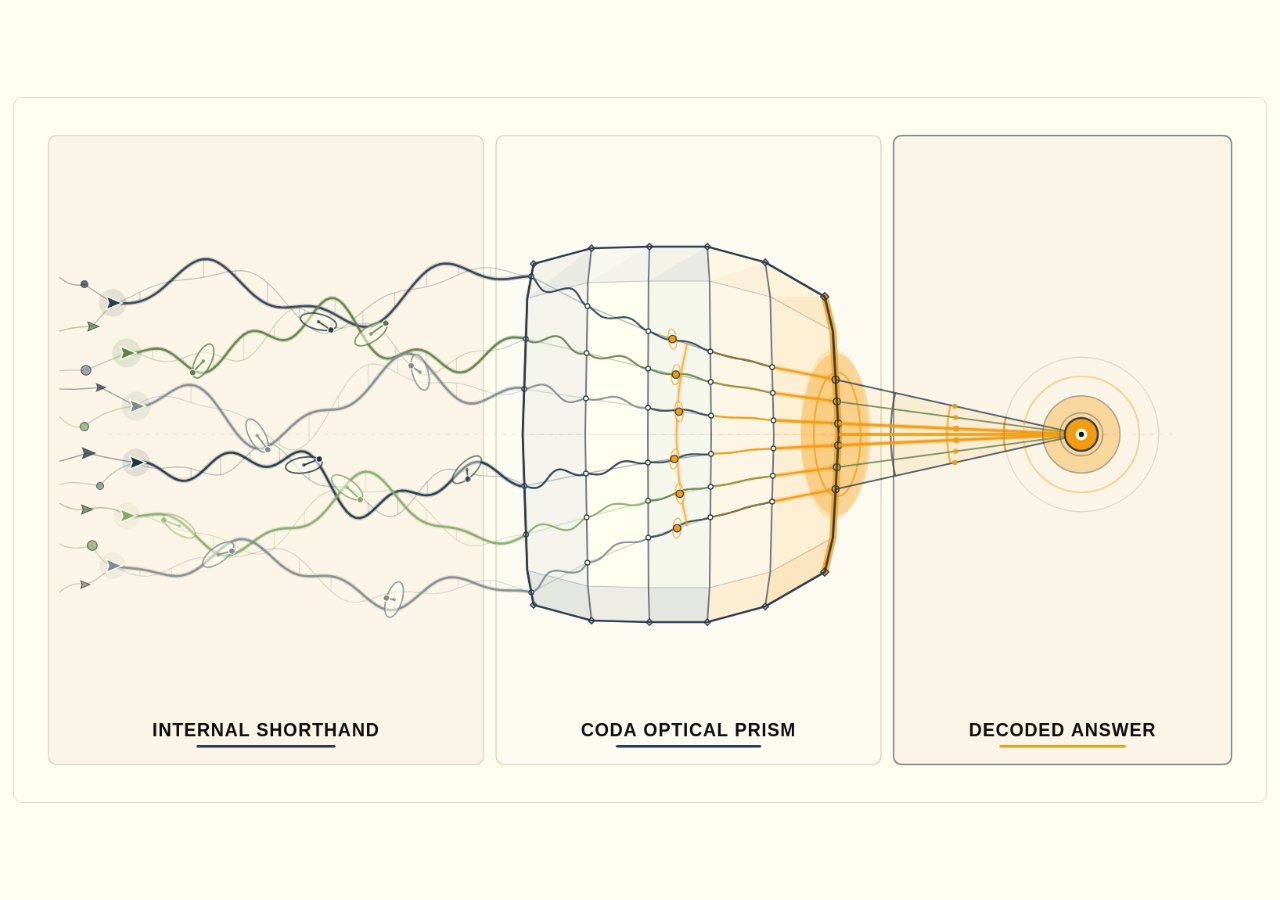
<file: figures/phase7_biophysics/explainers/reply3_coda_prism.html>
<!doctype html>
<html lang="en">
<head>
  <meta charset="utf-8">
  <meta name="viewport" content="width=device-width, initial-scale=1">
  <title>The Coda Optical Prism</title>
  <style>
    :root {
      --ivory: #FFFFF0;
      --parchment: #F5EEDC;
      --onyx: #0F0F0F;
      --slate: #2C3E50;
      --mist: #808B90;
      --sage: #87A96B;
      --amber: #F39C12;
      --rule: #E2DCCB;
    }
    * {
      box-sizing: border-box;
      margin: 0;
      padding: 0;
    }
    html, body {
      width: 100%;
      height: 100%;
      background: var(--ivory);
      color: var(--onyx);
      overflow: hidden;
      display: flex;
      align-items: center;
      justify-content: center;
      font-family: -apple-system, BlinkMacSystemFont, "Segoe UI", Roboto, Helvetica, Arial, sans-serif;
      -webkit-font-smoothing: antialiased;
    }
    .stage-shell {
      position: relative;
      width: min(98vw, calc(98vh * 16 / 9));
      height: min(98vh, calc(98vw * 9 / 16));
      aspect-ratio: 16 / 9;
      background: var(--ivory);
      border: 1px solid var(--rule);
      border-radius: 10px;
      overflow: hidden;
    }
    canvas {
      display: block;
      width: 100%;
      height: 100%;
    }
  </style>
</head>
<body>
  <div class="stage-shell">
    <canvas id="cinema" aria-label="Looping animation of the six-stage Coda Optical Prism refracting rotated out-of-phase internal loop waves into a single coherent focal output."></canvas>
  </div>

  <script>
    (function () {
      "use strict";

      var C = {
        ivory: "#FFFFF0",
        parchment: "#F5EEDC",
        parchmentSoft: "#FAF5E6",
        chamberCenter: "#FCFBF2",
        onyx: "#0F0F0F",
        slate: "#2C3E50",
        slateDeep: "#1E3447",
        mist: "#808B90",
        sage: "#87A96B",
        sageDeep: "#5F7F4A",
        amber: "#F39C12",
        rule: "#E2DCCB",
        borderIdle: "#D5CEBC"
      };

      var W = 1600;
      var H = 900;
      var CYCLE_S = 10.0;
      var TAU = Math.PI * 2;
      var CY = 430;
      var FOCAL_OUT = { x: 1364, y: CY };

      /* Deterministic PRNG (Mulberry32) */
      function mulberry32(seed) {
        var a = seed >>> 0;
        return function () {
          a |= 0;
          a = (a + 0x6D2B79F5) | 0;
          var t = Math.imul(a ^ (a >>> 15), 1 | a);
          t = (t + Math.imul(t ^ (t >>> 7), 61 | t)) ^ t;
          return ((t ^ (t >>> 14)) >>> 0) / 4294967296;
        };
      }

      var rng = mulberry32(20261126);

      function clamp(v, lo, hi) {
        return v < lo ? lo : (v > hi ? hi : v);
      }

      function lerp(a, b, u) {
        return a + (b - a) * u;
      }

      function smoothstep(e0, e1, x) {
        var u = clamp((x - e0) / (e1 - e0), 0, 1);
        return u * u * (3 - 2 * u);
      }

      function hexToRgba(hex, alpha) {
        var h = hex.replace("#", "");
        var r = parseInt(h.substring(0, 2), 16);
        var g = parseInt(h.substring(2, 4), 16);
        var b = parseInt(h.substring(4, 6), 16);
        return "rgba(" + r + "," + g + "," + b + "," + clamp(alpha, 0, 1).toFixed(4) + ")";
      }

      function roundRectPath(ctx, x, y, w, h, r) {
        ctx.beginPath();
        ctx.moveTo(x + r, y);
        ctx.lineTo(x + w - r, y);
        ctx.quadraticCurveTo(x + w, y, x + w, y + r);
        ctx.lineTo(x + w, y + h - r);
        ctx.quadraticCurveTo(x + w, y + h, x + w - r, y + h);
        ctx.lineTo(x + r, y + h);
        ctx.quadraticCurveTo(x, y + h, x, y + h - r);
        ctx.lineTo(x, y + r);
        ctx.quadraticCurveTo(x, y, x + r, y);
        ctx.closePath();
      }

      function mod1(v) {
        return ((v % 1) + 1) % 1;
      }

      function wrapDist(a, b) {
        var d = Math.abs(mod1(a) - mod1(b));
        return d > 0.5 ? 1 - d : d;
      }

      function bellModular(u, center, width) {
        var d = wrapDist(u, center) / width;
        return Math.exp(-0.5 * d * d);
      }

      /* =========================================================================
         6-Stage Coda Optical Prism Geometry (Center Zone: x = 648..1058, h = 480)
         ========================================================================= */
      var PLANE_BASE_X = [664, 738, 812, 886, 960, 1036];
      var PLANE_TOP_Y  = [212, 192, 190, 190, 210, 254];
      var PLANE_BOT_Y  = [648, 668, 670, 670, 650, 606];
      var PLANE_BOW_X  = [-14, -8, -2, 5, 11, 18];
      var BEVEL_H      = 44;

      function getPlaneNodes(k) {
        var bx = PLANE_BASE_X[k];
        var ty = PLANE_TOP_Y[k];
        var by = PLANE_BOT_Y[k];
        var bow = PLANE_BOW_X[k];
        return {
          A: { x: bx,              y: ty },
          B: { x: bx + bow * 0.58, y: ty + BEVEL_H },
          C: { x: bx + bow,        y: CY },
          D: { x: bx + bow * 0.58, y: by - BEVEL_H },
          E: { x: bx,              y: by }
        };
      }

      var PRISM_PLANES = [];
      for (var pk = 0; pk < 6; pk++) {
        PRISM_PLANES.push(getPlaneNodes(pk));
      }

      function planeXAtY(k, y) {
        var p = PRISM_PLANES[k];
        if (y <= p.B.y) {
          var u0 = clamp((y - p.A.y) / (p.B.y - p.A.y), 0, 1);
          return lerp(p.A.x, p.B.x, u0);
        } else if (y <= p.C.y) {
          var u1 = clamp((y - p.B.y) / (p.C.y - p.B.y), 0, 1);
          return lerp(p.B.x, p.C.x, u1);
        } else if (y <= p.D.y) {
          var u2 = clamp((y - p.C.y) / (p.D.y - p.C.y), 0, 1);
          return lerp(p.C.x, p.D.x, u2);
        }
        var u3 = clamp((y - p.D.y) / (p.E.y - p.D.y), 0, 1);
        return lerp(p.D.x, p.E.x, u3);
      }

      /* 6 Ray Refraction Heights Across Planes 0..5:
         Wide scattered entry (404px spread) bending discretely at each plane into a tight 140px coherent exit comb! */
      var RAY_STAGE_Y = [
        [228, 266, 298, 324, 344, 360],
        [308, 326, 346, 363, 377, 388],
        [372, 384, 396, 406, 412, 416],
        [496, 480, 466, 455, 448, 444],
        [558, 536, 515, 497, 483, 472],
        [632, 594, 562, 536, 516, 500]
      ];

      var RAY_VERTICES = [];
      for (var ri = 0; ri < 6; ri++) {
        var row = [];
        for (var rk = 0; rk < 6; rk++) {
          var ry = RAY_STAGE_Y[ri][rk];
          row.push({ x: planeXAtY(rk, ry), y: ry });
        }
        RAY_VERTICES.push(row);
      }

      /* =========================================================================
         Left Zone: Core Exit Neuron Ensemble & 6 Rotated Wave Streams
         ========================================================================= */
      var STREAM_META = [
        { color: C.slate,     exitX: 126, exitY: 262, phi: 0.00, tiltDeg: -58, braidFreq: 1.45, braidSign:  1, waveK: 3.5, tempHarm: 4 },
        { color: C.sageDeep,  exitX: 144, exitY: 326, phi: 2.38, tiltDeg:  46, braidFreq: 1.45, braidSign: -1, waveK: 4.5, tempHarm: 6 },
        { color: C.mist,      exitX: 156, exitY: 394, phi: 4.54, tiltDeg: -32, braidFreq: 1.65, braidSign:  1, waveK: 3.5, tempHarm: 5 },
        { color: C.slateDeep, exitX: 156, exitY: 466, phi: 1.28, tiltDeg:  62, braidFreq: 1.65, braidSign: -1, waveK: 4.5, tempHarm: 7 },
        { color: C.sage,      exitX: 144, exitY: 534, phi: 5.14, tiltDeg: -45, braidFreq: 1.45, braidSign:  1, waveK: 4.0, tempHarm: 5 },
        { color: C.mist,      exitX: 126, exitY: 598, phi: 3.28, tiltDeg:  35, braidFreq: 1.45, braidSign: -1, waveK: 4.0, tempHarm: 6 }
      ];

      var coreNeurons = [];
      var coreFeeders = [];

      function buildCoreExitCluster() {
        for (var i = 0; i < 6; i++) {
          var sm = STREAM_META[i];
          coreNeurons.push({
            x: sm.exitX,
            y: sm.exitY,
            r: 7.8,
            color: sm.color,
            isPyramidal: true,
            streamIdx: i
          });
        }

        var upstreamCoords = [
          { x: 90,  y: 238, c: C.slate,     pyr: false, target: 0 },
          { x: 100, y: 292, c: C.sageDeep,  pyr: true,  target: 0 },
          { x: 92,  y: 348, c: C.mist,      pyr: false, target: 1 },
          { x: 110, y: 370, c: C.slate,     pyr: true,  target: 2 },
          { x: 90,  y: 420, c: C.sage,      pyr: false, target: 2 },
          { x: 94,  y: 454, c: C.slateDeep, pyr: true,  target: 3 },
          { x: 110, y: 496, c: C.mist,      pyr: false, target: 3 },
          { x: 92,  y: 526, c: C.sageDeep,  pyr: true,  target: 4 },
          { x: 100, y: 572, c: C.sage,      pyr: false, target: 5 },
          { x: 90,  y: 622, c: C.mist,      pyr: true,  target: 5 }
        ];

        for (var u = 0; u < upstreamCoords.length; u++) {
          var uc = upstreamCoords[u];
          coreNeurons.push({
            x: uc.x,
            y: uc.y,
            r: 4.5 + (u % 3) * 0.9,
            color: uc.c,
            isPyramidal: uc.pyr,
            streamIdx: uc.target
          });

          var dst = coreNeurons[uc.target];
          coreFeeders.push({
            x0: uc.x,
            y0: uc.y,
            cx: (uc.x + dst.x) * 0.5 + (rng() - 0.5) * 14,
            cy: (uc.y + dst.y) * 0.5 + (rng() - 0.5) * 24,
            x1: dst.x,
            y1: dst.y,
            color: uc.c
          });

          coreFeeders.push({
            x0: 58,
            y0: uc.y + (rng() - 0.5) * 26,
            cx: 74,
            cy: uc.y + (rng() - 0.5) * 16,
            x1: uc.x,
            y1: uc.y,
            color: uc.c
          });
        }
      }

      /* Evaluate position and rotated 3D helical wave on Left Stream i at u in [0, 1] */
      function evalLeftStream(i, u, tNorm) {
        var sm = STREAM_META[i];
        var pEnd = RAY_VERTICES[i][0];
        var x = lerp(sm.exitX, pEnd.x, u);

        var pairIdx = Math.floor(i / 2);
        var pairCenterStart = (STREAM_META[pairIdx * 2].exitY + STREAM_META[pairIdx * 2 + 1].exitY) * 0.5;
        var pairCenterEnd = (RAY_VERTICES[pairIdx * 2][0].y + RAY_VERTICES[pairIdx * 2 + 1][0].y) * 0.5;

        /* Global cross-bundle swirl so the whole 6-stream bundle breathes & braids organically */
        var globalSwirl = Math.sin(Math.PI * u) * 18 * Math.sin(u * Math.PI * 2.0 - TAU * tNorm + pairIdx * 2.1);
        var baseCenter = lerp(pairCenterStart, pairCenterEnd, u) + globalSwirl;

        var startHalf = sm.exitY - pairCenterStart;
        var endHalf = pEnd.y - pairCenterEnd;

        /* Clean sin(pi * u) braid crossover that lands exactly at startHalf (u=0) and endHalf (u=1) */
        var envBraid = Math.sin(Math.PI * u);
        var braidTheta = u * Math.PI * 2 * sm.braidFreq + pairIdx * 1.05 - TAU * tNorm;
        var yMacro = baseCenter
          + lerp(startHalf, endHalf, u)
          + sm.braidSign * envBraid * 42 * Math.sin(braidTheta);

        /* Out-of-phase helical carrier wave (exact 0 at u=0 and u=1 via sin(pi*u)^0.65, zero seam!) */
        var carrierPhase = u * TAU * sm.waveK - TAU * sm.tempHarm * tNorm + sm.phi;
        var envWave = Math.pow(Math.sin(Math.PI * u), 0.62);
        var carrierAmp = (18.5 + 4.0 * Math.sin(TAU * 2 * tNorm + i)) * envWave;
        var waveY = Math.sin(carrierPhase) * carrierAmp;

        return {
          x: x,
          yMacro: yMacro,
          y: yMacro + waveY,
          yConj: yMacro - waveY * 0.72,
          phase: carrierPhase
        };
      }

      /* =========================================================================
         10-Second Seamless Choreography State (2 Surges + Continuous Harmonics)
         ========================================================================= */
      function getChoreography(tNorm) {
        var uSurge = mod1(tNorm * 2.0);

        var leftBoost  = 0.40 + 0.60 * bellModular(uSurge, 0.16, 0.16);
        var prismBoost = 0.38 + 0.62 * bellModular(uSurge, 0.52, 0.17);
        var exitBloom  = 0.38 + 0.62 * bellModular(uSurge, 0.69, 0.14);
        var rightBoost = 0.42 + 0.58 * bellModular(uSurge, 0.82, 0.16);

        var planePulses = [];
        for (var k = 0; k < 6; k++) {
          var pCenter = 0.35 + (k / 5) * 0.34;
          var waveCrest6 = 0.5 + 0.5 * Math.cos(TAU * (6 * tNorm - k * 0.18));
          var pLevel = 0.24 + 0.54 * bellModular(uSurge, pCenter, 0.075) + 0.22 * Math.pow(waveCrest6, 3);
          planePulses.push(clamp(pLevel, 0, 1));
        }

        var activeChamber = 1;
        if (uSurge < 0.32) activeChamber = 0;
        else if (uSurge >= 0.68) activeChamber = 2;

        return {
          tNorm: tNorm,
          uSurge: uSurge,
          leftBoost: clamp(leftBoost, 0, 1),
          prismBoost: clamp(prismBoost, 0, 1),
          exitBloom: clamp(exitBloom, 0, 1),
          rightBoost: clamp(rightBoost, 0, 1),
          planePulses: planePulses,
          activeChamber: activeChamber
        };
      }

      /* =========================================================================
         Layer 1: Three Dawn State Architectural Chambers & Onyx Labels
         ========================================================================= */
      function drawChambersAndLabels(ctx, chState) {
        var chambers = [
          { x: 44,   y: 48, w: 556, h: 804, title: "INTERNAL SHORTHAND", barW: 178, idx: 0 },
          { x: 616,  y: 48, w: 492, h: 804, title: "CODA OPTICAL PRISM", barW: 186, idx: 1 },
          { x: 1124, y: 48, w: 432, h: 804, title: "DECODED ANSWER",     barW: 162, idx: 2 }
        ];

        for (var i = 0; i < chambers.length; i++) {
          var c = chambers[i];
          var isAct = chState.activeChamber === c.idx;

          roundRectPath(ctx, c.x, c.y, c.w, c.h, 12);
          ctx.fillStyle = i === 1 ? C.chamberCenter : C.parchmentSoft;
          ctx.fill();
          ctx.strokeStyle = isAct ? hexToRgba(C.slate, 0.58) : C.borderIdle;
          ctx.lineWidth = isAct ? 1.9 : 1.25;
          ctx.stroke();

          var cx = c.x + c.w * 0.5;
          var labelY = c.y + c.h - 36;

          ctx.textAlign = "center";
          ctx.fillStyle = C.onyx;
          ctx.font = '800 23px -apple-system, BlinkMacSystemFont, "Segoe UI", sans-serif';
          ctx.letterSpacing = "0.05em";
          ctx.fillText(c.title, cx, labelY);
          ctx.letterSpacing = "0px";

          roundRectPath(ctx, cx - c.barW * 0.5, labelY + 11, c.barW, 3.5, 2);
          ctx.fillStyle = isAct ? C.amber : C.slate;
          ctx.fill();
        }

        /* Quiet optical centerline across all three chambers */
        ctx.beginPath();
        ctx.moveTo(120, CY);
        ctx.lineTo(1488, CY);
        ctx.strokeStyle = hexToRgba(C.mist, 0.18);
        ctx.lineWidth = 1.2;
        ctx.setLineDash([5, 7]);
        ctx.stroke();
        ctx.setLineDash([]);
      }

      /* =========================================================================
         Layer 2: Left Zone (Core Exit Neurons + Braided Out-of-Phase Shorthand)
         ========================================================================= */
      function drawLeftRotatedShorthand(ctx, chState) {
        var tNorm = chState.tNorm;
        var boost = chState.leftBoost;

        /* 1. Upstream core feeder axons */
        for (var f = 0; f < coreFeeders.length; f++) {
          var fd = coreFeeders[f];
          ctx.beginPath();
          ctx.moveTo(fd.x0, fd.y0);
          ctx.quadraticCurveTo(fd.cx, fd.cy, fd.x1, fd.y1);
          ctx.strokeStyle = hexToRgba(fd.color, 0.25 + 0.25 * boost);
          ctx.lineWidth = 1.4;
          ctx.stroke();
        }

        /* 2. Six braided out-of-phase helical wave streams */
        var steps = 92;
        for (var i = 0; i < 6; i++) {
          var sm = STREAM_META[i];
          var pts = [];
          for (var s = 0; s <= steps; s++) {
            pts.push(evalLeftStream(i, s / steps, tNorm));
          }

          /* Conjugate 3D helix strand */
          ctx.beginPath();
          ctx.moveTo(pts[0].x, pts[0].yConj);
          for (var s1 = 1; s1 <= steps; s1++) {
            ctx.lineTo(pts[s1].x, pts[s1].yConj);
          }
          ctx.strokeStyle = hexToRgba(sm.color, 0.22 + 0.12 * boost);
          ctx.lineWidth = 1.2;
          ctx.stroke();

          /* Helical cross-rungs showing 3D corkscrew rotation */
          for (var rStep = 6; rStep < steps - 5; rStep += 7) {
            var pr = pts[rStep];
            ctx.beginPath();
            ctx.moveTo(pr.x, pr.y);
            ctx.lineTo(pr.x, pr.yConj);
            ctx.strokeStyle = hexToRgba(sm.color, 0.17 + 0.10 * boost);
            ctx.lineWidth = 1.05;
            ctx.stroke();
          }

          /* Soft glow under primary rotated wave */
          ctx.beginPath();
          ctx.moveTo(pts[0].x, pts[0].y);
          for (var s2 = 1; s2 <= steps; s2++) {
            ctx.lineTo(pts[s2].x, pts[s2].y);
          }
          ctx.strokeStyle = hexToRgba(sm.color, 0.10 + 0.14 * boost);
          ctx.lineWidth = 5.6;
          ctx.stroke();

          /* Crisp primary braided wave ribbon */
          ctx.beginPath();
          ctx.moveTo(pts[0].x, pts[0].y);
          for (var s3 = 1; s3 <= steps; s3++) {
            ctx.lineTo(pts[s3].x, pts[s3].y);
          }
          ctx.strokeStyle = hexToRgba(sm.color, 0.74 + 0.22 * boost);
          ctx.lineWidth = 2.5 + 0.4 * boost;
          ctx.stroke();
        }

        /* 3. Spiraling / Tilted 3D Phase Rings & Multi-Angle Wave Packets */
        for (var m = 0; m < 6; m++) {
          var meta = STREAM_META[m];
          for (var pIdx = 0; pIdx < 2; pIdx++) {
            var uRaw = mod1(tNorm * 2.0 + pIdx * 0.5 + m * 0.143);
            var uRing = 0.08 + uRaw * 0.84;
            var fade = smoothstep(0.08, 0.17, uRing) * smoothstep(0.92, 0.82, uRing);
            if (fade <= 0.02) continue;

            var st = evalLeftStream(m, uRing, tNorm);
            var tiltRad = (meta.tiltDeg * Math.PI / 180)
              + 0.36 * Math.sin(TAU * 3 * tNorm + m * 1.7 + pIdx * 2.1);
            var spinAngle = TAU * (meta.tempHarm * tNorm) + meta.phi + pIdx * 2.4;

            var rx = 10.0;
            var ry = 23.5;

            ctx.save();
            ctx.translate(st.x, st.yMacro);
            ctx.rotate(tiltRad);

            /* Tilted phase-plane ellipse */
            ctx.beginPath();
            ctx.ellipse(0, 0, rx, ry, 0, 0, TAU);
            ctx.fillStyle = hexToRgba(C.ivory, 0.52 * fade);
            ctx.fill();
            ctx.strokeStyle = hexToRgba(meta.color, (0.62 + 0.26 * boost) * fade);
            ctx.lineWidth = 1.85;
            ctx.stroke();

            /* Instantaneous rotated phase vector & rim bead */
            var bx = Math.cos(spinAngle) * rx;
            var by = Math.sin(spinAngle) * ry;

            ctx.beginPath();
            ctx.moveTo(0, 0);
            ctx.lineTo(bx, by);
            ctx.strokeStyle = hexToRgba(meta.color, 0.92 * fade);
            ctx.lineWidth = 1.9;
            ctx.stroke();

            ctx.beginPath();
            ctx.arc(0, 0, 2.2, 0, TAU);
            ctx.fillStyle = hexToRgba(meta.color, 0.75 * fade);
            ctx.fill();

            ctx.beginPath();
            ctx.arc(bx, by, 4.0, 0, TAU);
            ctx.fillStyle = meta.color;
            ctx.globalAlpha = fade;
            ctx.fill();
            ctx.strokeStyle = C.ivory;
            ctx.lineWidth = 1.25;
            ctx.stroke();

            ctx.restore();
          }
        }

        /* 4. Core Exit Pyramidal & Interneuron Cluster on Far Left */
        for (var nIdx = coreNeurons.length - 1; nIdx >= 0; nIdx--) {
          var n = coreNeurons[nIdx];
          var pulse = 0.5 + 0.5 * Math.sin(TAU * 4 * tNorm + n.streamIdx * 1.1);
          var nGlow = (nIdx < 6 ? 0.48 : 0.24) + 0.45 * boost * pulse;

          if (nIdx < 6) {
            ctx.beginPath();
            ctx.arc(n.x, n.y, n.r + 6 + nGlow * 6, 0, TAU);
            ctx.fillStyle = hexToRgba(n.color, 0.18 * nGlow);
            ctx.fill();
          }

          ctx.beginPath();
          if (n.isPyramidal) {
            var rr = n.r * 1.22;
            ctx.moveTo(n.x + rr * 1.28, n.y);
            ctx.lineTo(n.x - rr * 0.85, n.y - rr * 0.88);
            ctx.lineTo(n.x - rr * 0.52, n.y);
            ctx.lineTo(n.x - rr * 0.85, n.y + rr * 0.88);
            ctx.closePath();
          } else {
            ctx.arc(n.x, n.y, n.r, 0, TAU);
          }
          ctx.fillStyle = nIdx < 6 ? n.color : hexToRgba(n.color, 0.74);
          ctx.fill();
          ctx.strokeStyle = nIdx < 6 ? C.ivory : hexToRgba(C.slate, 0.78);
          ctx.lineWidth = nIdx < 6 ? 1.55 : 1.15;
          ctx.stroke();
        }
      }

      /* =========================================================================
         Layer 3: Center Zone - The 6-Stage Coda Optical Prism (Planes 1..6)
         ========================================================================= */
      function drawPrismBackdropFacets(ctx, chState) {
        var exitBloom = chState.exitBloom;
        var pExit = PRISM_PLANES[5];

        /* Elliptical Golden Orange aura at exit facet tucked cleanly inside Center Chamber (<= 1108) */
        ctx.beginPath();
        ctx.ellipse(pExit.C.x - 6, CY, 34 + exitBloom * 20, 96 + exitBloom * 30, 0, 0, TAU);
        ctx.fillStyle = hexToRgba(C.amber, 0.09 + exitBloom * 0.14);
        ctx.fill();

        /* 5 cut-crystal prism slabs bounded by the 6 refraction planes */
        for (var s = 0; s < 5; s++) {
          var pL = PRISM_PLANES[s];
          var pR = PRISM_PLANES[s + 1];
          var slabPulse = (chState.planePulses[s] + chState.planePulses[s + 1]) * 0.5;

          /* Central optical aperture facet (B -> C -> D) */
          ctx.beginPath();
          ctx.moveTo(pL.B.x, pL.B.y);
          ctx.lineTo(pR.B.x, pR.B.y);
          ctx.lineTo(pR.C.x, pR.C.y);
          ctx.lineTo(pR.D.x, pR.D.y);
          ctx.lineTo(pL.D.x, pL.D.y);
          ctx.lineTo(pL.C.x, pL.C.y);
          ctx.closePath();

          if (s === 0) {
            ctx.fillStyle = hexToRgba(C.slate, 0.036);
          } else if (s === 1) {
            ctx.fillStyle = C.ivory;
          } else if (s === 2) {
            ctx.fillStyle = hexToRgba(C.sage, 0.048);
          } else if (s === 3) {
            ctx.fillStyle = hexToRgba(C.amber, 0.045 + 0.045 * slabPulse);
          } else {
            ctx.fillStyle = hexToRgba(C.amber, 0.095 + 0.105 * slabPulse);
          }
          ctx.fill();

          /* Upper cut-crystal crown bevel (A -> B) with jewel diagonal specular split */
          ctx.beginPath();
          ctx.moveTo(pL.A.x, pL.A.y);
          ctx.lineTo(pR.A.x, pR.A.y);
          ctx.lineTo(pR.B.x, pR.B.y);
          ctx.lineTo(pL.B.x, pL.B.y);
          ctx.closePath();
          ctx.fillStyle = s >= 3
            ? hexToRgba(C.amber, (s === 3 ? 0.09 : 0.16) + 0.08 * slabPulse)
            : hexToRgba(C.slate, s % 2 === 0 ? 0.085 : 0.045);
          ctx.fill();

          /* Specular diagonal crystal triangle inside upper crown bevel */
          ctx.beginPath();
          ctx.moveTo(pL.A.x, pL.A.y);
          ctx.lineTo(pR.A.x, pR.A.y);
          ctx.lineTo(pL.B.x, pL.B.y);
          ctx.closePath();
          ctx.fillStyle = hexToRgba(C.ivory, 0.42);
          ctx.fill();

          /* Lower cut-crystal keel bevel (D -> E) */
          ctx.beginPath();
          ctx.moveTo(pL.D.x, pL.D.y);
          ctx.lineTo(pR.D.x, pR.D.y);
          ctx.lineTo(pR.E.x, pR.E.y);
          ctx.lineTo(pL.E.x, pL.E.y);
          ctx.closePath();
          ctx.fillStyle = s >= 3
            ? hexToRgba(C.amber, (s === 3 ? 0.12 : 0.20) + 0.09 * slabPulse)
            : hexToRgba(C.slate, s % 2 === 0 ? 0.115 : 0.072);
          ctx.fill();

          /* Longitudinal bevel ridge lines */
          ctx.beginPath();
          ctx.moveTo(pL.B.x, pL.B.y);
          ctx.lineTo(pR.B.x, pR.B.y);
          ctx.moveTo(pL.D.x, pL.D.y);
          ctx.lineTo(pR.D.x, pR.D.y);
          ctx.strokeStyle = hexToRgba(C.slate, 0.28);
          ctx.lineWidth = 1.15;
          ctx.stroke();

          /* Delicate center optical ridge line */
          ctx.beginPath();
          ctx.moveTo(pL.C.x, pL.C.y);
          ctx.lineTo(pR.C.x, pR.C.y);
          ctx.strokeStyle = s >= 3
            ? hexToRgba(C.amber, 0.22 + 0.20 * slabPulse)
            : hexToRgba(C.slate, 0.13);
          ctx.lineWidth = 1.0;
          ctx.stroke();
        }
      }

      /* Pure Dawn State Stage-by-Stage Ray Bending & Phase Snap (Zero Muddy RGB Blends!) */
      function drawPrismRefractionAndAlignment(ctx, chState) {
        var tNorm = chState.tNorm;
        var DISORDER = [0.76, 0.48, 0.22, 0.06, 0.00];
        var AMP_SLAB = [12.5, 7.6, 3.6, 1.0, 0.0];

        /* 1. Draw the 6 refracting rays stage-by-stage across the 5 slabs */
        for (var s = 0; s < 5; s++) {
          var dis = DISORDER[s];
          var disNext = s < 4 ? DISORDER[s + 1] : 0.0;
          var amp = AMP_SLAB[s];
          var slabPulse = (chState.planePulses[s] + chState.planePulses[s + 1]) * 0.5;

          for (var i = 0; i < 6; i++) {
            var p0 = RAY_VERTICES[i][s];
            var p1 = RAY_VERTICES[i][s + 1];
            var sm = STREAM_META[i];
            var dx = p1.x - p0.x;
            var dy = p1.y - p0.y;
            var segLen = Math.hypot(dx, dy) || 1;
            var nx = -dy / segLen;
            var ny = dx / segLen;

            /* Pure Dawn State palette progression across slabs:
               Slabs 0..1: incoming stream color (Slate / Sage / Mist)
               Slab 2: crisp Slate & Sage alignment
               Slab 3: Slate / Sage base + warm Golden Orange coherent core overlay
               Slab 4: pure Golden Orange (#F39C12) coherent optical beam! */
            var baseCol = sm.color;
            if (s === 2) {
              baseCol = (i === 1 || i === 4) ? C.sageDeep : C.slate;
            } else if (s === 3) {
              baseCol = (i === 2 || i === 3) ? C.amber : ((i === 1 || i === 4) ? C.sageDeep : C.slate);
            } else if (s === 4) {
              baseCol = C.amber;
            }

            /* Straight refracted optical guide line showing exact Snell-like bend at each plane */
            ctx.beginPath();
            ctx.moveTo(p0.x, p0.y);
            ctx.lineTo(p1.x, p1.y);
            ctx.strokeStyle = hexToRgba(s >= 3 ? C.amber : sm.color, 0.22 + 0.24 * (1 - dis));
            ctx.lineWidth = 1.45;
            ctx.stroke();

            /* Superimposed wave with exact sin(pi * u) endpoint pinning (zero discontinuity at planes!) */
            var subSteps = 32;
            ctx.beginPath();
            for (var q = 0; q <= subSteps; q++) {
              var u = q / subSteps;
              var bx = lerp(p0.x, p1.x, u);
              var by = lerp(p0.y, p1.y, u);
              var localDis = lerp(dis, disNext, u);
              var localAmp = amp * Math.sin(Math.PI * u);
              var masterPhase = ((s + u) * 1.0 - 6.0 * tNorm) * TAU;
              var rayPhase = masterPhase + sm.phi * localDis;
              var wOff = Math.sin(rayPhase) * localAmp;
              var wx = bx + nx * wOff;
              var wy = by + ny * wOff;
              if (q === 0) ctx.moveTo(wx, wy);
              else ctx.lineTo(wx, wy);
            }

            if (s === 4) {
              ctx.strokeStyle = hexToRgba(C.amber, 0.24 + 0.16 * slabPulse);
              ctx.lineWidth = 6.0;
              ctx.stroke();
            }

            ctx.strokeStyle = hexToRgba(baseCol, 0.84 + 0.14 * slabPulse);
            ctx.lineWidth = s === 4 ? (i === 2 || i === 3 ? 3.2 : 2.6) : 2.4;
            ctx.stroke();

            /* In Slab 3, add a delicate Golden Orange harmonic core thread warming into Slab 4 */
            if (s === 3) {
              ctx.strokeStyle = hexToRgba(C.amber, 0.48 + 0.28 * slabPulse);
              ctx.lineWidth = 1.6;
              ctx.stroke();
            }
          }
        }

        /* 2. Traveling Wave Packets Inside the Prism:
              Watch 6 staggered, tilted phase packets de-rotate & snap into synchronized Golden Orange unison! */
        for (var cIdx = 0; cIdx < 2; cIdx++) {
          /* 2 crisp wavefront groups inside the prism at once (4 transits per 10s -> exact harmonic) */
          var uTransit = mod1(tNorm * 2.0 + cIdx * 0.5);
          var sFloat = uTransit * 5.0; /* 0.0 at Plane 1 -> 5.0 at Plane 6 */
          var slabIdx = clamp(Math.floor(sFloat), 0, 4);
          var slabFrac = clamp(sFloat - slabIdx, 0, 1);

          var disStart = DISORDER[slabIdx];
          var disEnd = slabIdx < 4 ? DISORDER[slabIdx + 1] : 0.0;
          var curDis = lerp(disStart, disEnd, slabFrac);
          var coherence = 1.0 - curDis;
          var edgeFade = smoothstep(0.0, 0.22, sFloat) * smoothstep(5.0, 4.78, sFloat);
          if (edgeFade <= 0.02) continue;

          var crestPts = [];
          for (var r = 0; r < 6; r++) {
            var rMeta = STREAM_META[r];
            var phaseLag = ((rMeta.phi - 2.7) / Math.PI) * 0.48 * curDis;
            var sRay = clamp(sFloat + phaseLag, 0.02, 4.98);
            var rSlab = clamp(Math.floor(sRay), 0, 4);
            var rFrac = clamp(sRay - rSlab, 0, 1);

            var v0 = RAY_VERTICES[r][rSlab];
            var v1 = RAY_VERTICES[r][rSlab + 1];
            crestPts.push({
              x: lerp(v0.x, v1.x, rFrac),
              y: lerp(v0.y, v1.y, rFrac),
              tilt: (rMeta.tiltDeg * Math.PI / 180) * curDis,
              color: rMeta.color
            });
          }

          /* Only once packets snap into coherence (Slabs 3..4, coherence > 0.68),
             link them with a clean, delicate Golden Orange optical wavefront curve (curved toward Focal Node!) */
          if (coherence > 0.68) {
            var lockAlpha = smoothstep(0.68, 0.96, coherence) * edgeFade;
            var midX = (crestPts[2].x + crestPts[3].x) * 0.5;
            var radToFocus = Math.max(80, FOCAL_OUT.x - midX);
            var aTop = Math.atan2(crestPts[0].y - FOCAL_OUT.y, crestPts[0].x - FOCAL_OUT.x);
            var aBot = Math.atan2(crestPts[5].y - FOCAL_OUT.y, crestPts[5].x - FOCAL_OUT.x);

            ctx.beginPath();
            ctx.arc(FOCAL_OUT.x, FOCAL_OUT.y, radToFocus, aBot, aTop, false);
            ctx.strokeStyle = hexToRgba(C.amber, lockAlpha * 0.28);
            ctx.lineWidth = 6.0;
            ctx.stroke();

            ctx.beginPath();
            ctx.arc(FOCAL_OUT.x, FOCAL_OUT.y, radToFocus, aBot, aTop, false);
            ctx.strokeStyle = hexToRgba(C.amber, lockAlpha * 0.90);
            ctx.lineWidth = 2.2;
            ctx.stroke();
          }

          /* De-rotating phase ellipses & glowing optical beads on each ray */
          for (var b = 0; b < 6; b++) {
            var cp = crestPts[b];
            var beadCol = coherence > 0.72 ? C.amber : cp.color;

            if (curDis > 0.08) {
              ctx.save();
              ctx.translate(cp.x, cp.y);
              ctx.rotate(cp.tilt);
              ctx.beginPath();
              ctx.ellipse(0, 0, 4.8 + curDis * 4.0, 13.0, 0, 0, TAU);
              ctx.fillStyle = hexToRgba(C.ivory, 0.36 * edgeFade);
              ctx.fill();
              ctx.strokeStyle = hexToRgba(beadCol, 0.68 * edgeFade);
              ctx.lineWidth = 1.45;
              ctx.stroke();
              ctx.restore();
            }

            ctx.beginPath();
            ctx.arc(cp.x, cp.y, (3.6 + coherence * 1.4), 0, TAU);
            ctx.fillStyle = hexToRgba(beadCol, edgeFade);
            ctx.fill();
            ctx.strokeStyle = hexToRgba(coherence > 0.72 ? C.slate : C.ivory, edgeFade);
            ctx.lineWidth = 1.3;
            ctx.stroke();
          }
        }
      }

      /* Crisp Crystal Refraction Planes (1..6), Outer Jewel Frame, & Exit Optical Bloom */
      function drawPrismCrystalFrameAndBloom(ctx, chState) {
        var exitBloom = chState.exitBloom;
        var pExit = PRISM_PLANES[5];
        var bloomPulse = 0.5 + 0.5 * Math.cos(TAU * 6 * chState.tNorm - 5 * 0.18 * TAU);
        var bStrength = clamp(0.36 + 0.46 * exitBloom + 0.22 * bloomPulse, 0, 1);

        /* 1. Luminous Golden Orange Optical Bloom at Exit Facet (Plane 6, bounded inside Center Chamber) */
        ctx.beginPath();
        ctx.ellipse(pExit.C.x - 4, CY, 26 + bStrength * 24, 82 + bStrength * 28, 0, 0, TAU);
        ctx.fillStyle = hexToRgba(C.amber, 0.16 + bStrength * 0.18);
        ctx.fill();

        ctx.beginPath();
        ctx.ellipse(pExit.C.x - 2, CY, 16 + bStrength * 18, 62 + bStrength * 22, 0, 0, TAU);
        ctx.strokeStyle = hexToRgba(C.amber, 0.44 + bStrength * 0.40);
        ctx.lineWidth = 2.2;
        ctx.stroke();

        /* 2. Draw all 6 Crisp Crystal Refraction Planes (1..6 -> L18..L23) */
        for (var k = 0; k < 6; k++) {
          var pl = PRISM_PLANES[k];
          var pulse = chState.planePulses[k];
          var isExit = (k === 5);

          /* Specular flash halo along plane when wavefront crosses */
          if (pulse > 0.34 || isExit) {
            ctx.beginPath();
            ctx.moveTo(pl.A.x, pl.A.y);
            ctx.lineTo(pl.B.x, pl.B.y);
            ctx.lineTo(pl.C.x, pl.C.y);
            ctx.lineTo(pl.D.x, pl.D.y);
            ctx.lineTo(pl.E.x, pl.E.y);
            ctx.strokeStyle = isExit
              ? hexToRgba(C.amber, 0.42 + bStrength * 0.44)
              : hexToRgba(k === 4 ? C.amber : C.slate, (pulse - 0.25) * 0.28);
            ctx.lineWidth = isExit ? 9.0 : 5.0;
            ctx.stroke();
          }

          /* Crisp Blue Slate (or Exit Golden Orange) crystal refraction plane */
          ctx.beginPath();
          ctx.moveTo(pl.A.x, pl.A.y);
          ctx.lineTo(pl.B.x, pl.B.y);
          ctx.lineTo(pl.C.x, pl.C.y);
          ctx.lineTo(pl.D.x, pl.D.y);
          ctx.lineTo(pl.E.x, pl.E.y);
          ctx.strokeStyle = isExit
            ? C.amber
            : hexToRgba(C.slate, 0.58 + pulse * 0.36);
          ctx.lineWidth = isExit ? 3.6 : (1.8 + pulse * 0.75);
          ctx.stroke();

          /* Refraction kink nodes where the 6 rays cross Plane k */
          for (var r = 0; r < 6; r++) {
            var rv = RAY_VERTICES[r][k];
            ctx.beginPath();
            ctx.arc(rv.x, rv.y, isExit ? 4.5 : 3.0, 0, TAU);
            ctx.fillStyle = isExit
              ? C.amber
              : (k === 4 && pulse > 0.52 ? C.amber : C.ivory);
            ctx.fill();
            ctx.strokeStyle = C.slate;
            ctx.lineWidth = isExit ? 1.7 : 1.35;
            ctx.stroke();
          }

          /* Sculptural diamond facet pins at Crown (A) and Keel (E) marking the 6 planes */
          var anchors = [pl.A, pl.E];
          for (var a = 0; a < 2; a++) {
            var pt = anchors[a];
            var dr = isExit ? 5.2 : 4.0;
            ctx.beginPath();
            ctx.moveTo(pt.x, pt.y - dr);
            ctx.lineTo(pt.x + dr, pt.y);
            ctx.lineTo(pt.x, pt.y + dr);
            ctx.lineTo(pt.x - dr, pt.y);
            ctx.closePath();
            ctx.fillStyle = (isExit || pulse > 0.58) ? C.amber : C.ivory;
            ctx.fill();
            ctx.strokeStyle = C.slate;
            ctx.lineWidth = 1.6;
            ctx.stroke();
          }
        }

        /* 3. Bold Outer Architectural Cut-Crystal Silhouette Outline */
        ctx.beginPath();
        ctx.moveTo(PRISM_PLANES[0].A.x, PRISM_PLANES[0].A.y);
        for (var kt = 1; kt < 6; kt++) {
          ctx.lineTo(PRISM_PLANES[kt].A.x, PRISM_PLANES[kt].A.y);
        }
        ctx.lineTo(PRISM_PLANES[5].B.x, PRISM_PLANES[5].B.y);
        ctx.lineTo(PRISM_PLANES[5].C.x, PRISM_PLANES[5].C.y);
        ctx.lineTo(PRISM_PLANES[5].D.x, PRISM_PLANES[5].D.y);
        ctx.lineTo(PRISM_PLANES[5].E.x, PRISM_PLANES[5].E.y);
        for (var kb = 4; kb >= 0; kb--) {
          ctx.lineTo(PRISM_PLANES[kb].E.x, PRISM_PLANES[kb].E.y);
        }
        ctx.lineTo(PRISM_PLANES[0].D.x, PRISM_PLANES[0].D.y);
        ctx.lineTo(PRISM_PLANES[0].C.x, PRISM_PLANES[0].C.y);
        ctx.lineTo(PRISM_PLANES[0].B.x, PRISM_PLANES[0].B.y);
        ctx.closePath();
        ctx.strokeStyle = C.slate;
        ctx.lineWidth = 2.7;
        ctx.stroke();
      }

      /* =========================================================================
         Layer 4: Right Zone - Focused Coherent Rays & Sculptural Output Node
         ========================================================================= */
      function drawFocusedOutputZone(ctx, chState) {
        var tNorm = chState.tNorm;
        var exitBloom = chState.exitBloom;
        var rightBoost = chState.rightBoost;
        var pExitNose = PRISM_PLANES[5].C;

        var topExit = RAY_VERTICES[0][5];
        var botExit = RAY_VERTICES[5][5];

        /* 1. Warm luminous converging optical cone */
        ctx.beginPath();
        ctx.moveTo(topExit.x, topExit.y);
        ctx.lineTo(pExitNose.x, pExitNose.y);
        ctx.lineTo(botExit.x, botExit.y);
        ctx.lineTo(FOCAL_OUT.x, FOCAL_OUT.y);
        ctx.closePath();
        ctx.fillStyle = hexToRgba(C.amber, 0.055 + 0.065 * exitBloom);
        ctx.fill();

        /* 2. Coherent Spherical Wavefront Arcs Collapsing Smoothly Onto Focal Node */
        var angTop = Math.atan2(topExit.y - FOCAL_OUT.y, topExit.x - FOCAL_OUT.x);
        var angBot = Math.atan2(botExit.y - FOCAL_OUT.y, botExit.x - FOCAL_OUT.x);
        var maxR = Math.hypot(topExit.x - FOCAL_OUT.x, topExit.y - FOCAL_OUT.y) - 8;
        var minR = 25;

        for (var w = 0; w < 4; w++) {
          var uArc = mod1(tNorm * 1.5 + w * 0.25);
          var rad = lerp(maxR, minR, uArc);
          var arcFade = smoothstep(0.0, 0.14, uArc) * smoothstep(1.0, 0.86, uArc);

          ctx.beginPath();
          ctx.arc(FOCAL_OUT.x, FOCAL_OUT.y, rad, angBot, angTop, false);
          ctx.strokeStyle = hexToRgba(uArc > 0.42 ? C.amber : C.slate, (0.42 + 0.36 * rightBoost) * arcFade);
          ctx.lineWidth = 1.9 + uArc * 1.4;
          ctx.stroke();
        }

        /* 3. Six Razor-Sharp Converging Refracted Rays + Central Principal Axis Beam */
        for (var r = 0; r < 6; r++) {
          var rv = RAY_VERTICES[r][5];
          var isInner = (r === 2 || r === 3);
          var isMid   = (r === 1 || r === 4);
          var rCol = isInner ? C.amber : (isMid ? C.sageDeep : C.slate);

          if (isInner) {
            ctx.beginPath();
            ctx.moveTo(rv.x, rv.y);
            ctx.lineTo(FOCAL_OUT.x, FOCAL_OUT.y);
            ctx.strokeStyle = hexToRgba(C.amber, 0.22 + 0.24 * rightBoost);
            ctx.lineWidth = 5.6;
            ctx.stroke();
          }

          ctx.beginPath();
          ctx.moveTo(rv.x, rv.y);
          ctx.lineTo(FOCAL_OUT.x, FOCAL_OUT.y);
          ctx.strokeStyle = hexToRgba(rCol, isInner ? 0.95 : 0.80);
          ctx.lineWidth = isInner ? 2.8 : 2.15;
          ctx.stroke();

          /* Synchronized phase-locked light pulses racing together into Focal Output */
          for (var p = 0; p < 2; p++) {
            var uPulse = mod1(tNorm * 3.0 + p * 0.5);
            var px = lerp(rv.x, FOCAL_OUT.x, uPulse);
            var py = lerp(rv.y, FOCAL_OUT.y, uPulse);
            var bFade = smoothstep(0.0, 0.10, uPulse) * smoothstep(1.0, 0.90, uPulse);

            ctx.beginPath();
            ctx.arc(px, py, isInner ? 4.0 : 3.2, 0, TAU);
            ctx.fillStyle = hexToRgba(C.amber, 0.94 * bFade);
            ctx.fill();
          }
        }

        /* Principal Golden Orange Optical Axis Beam */
        ctx.beginPath();
        ctx.moveTo(pExitNose.x, pExitNose.y);
        ctx.lineTo(FOCAL_OUT.x, FOCAL_OUT.y);
        ctx.strokeStyle = hexToRgba(C.amber, 0.78 + 0.22 * exitBloom);
        ctx.lineWidth = 3.5 + exitBloom * 1.1;
        ctx.stroke();

        /* 4. Calm, Crisp Concentric Readout Rings Around Focal Output Node (x <= 1488) */
        for (var ring = 0; ring < 4; ring++) {
          var uOut = mod1(tNorm * 1.0 + ring * 0.25);
          var rOut = 25 + uOut * 99; /* Max x = 1364 + 124 = 1488, cleanly inside 1490! */
          var alphaOut = (1 - uOut) * smoothstep(0.0, 0.10, uOut) * (0.62 + 0.34 * rightBoost);

          ctx.beginPath();
          ctx.arc(FOCAL_OUT.x, FOCAL_OUT.y, rOut, 0, TAU);
          ctx.strokeStyle = ring % 2 === 0
            ? hexToRgba(C.amber, alphaOut * 0.94)
            : hexToRgba(C.slate, alphaOut * 0.72);
          ctx.lineWidth = ring % 2 === 0 ? 2.5 * (1 - uOut * 0.38) : 1.7 * (1 - uOut * 0.32);
          ctx.stroke();
        }

        /* 5. Bold Sculptural Golden Orange Focal Output Node (2.5 px Blue Slate Outline) */
        var lockBeat = 0.5 + 0.5 * Math.cos(TAU * 6 * tNorm);
        var focalGlow = clamp(0.46 + 0.38 * rightBoost + 0.22 * lockBeat, 0, 1);

        ctx.beginPath();
        ctx.arc(FOCAL_OUT.x, FOCAL_OUT.y, 32 + focalGlow * 18, 0, TAU);
        ctx.fillStyle = hexToRgba(C.amber, 0.19 + focalGlow * 0.16);
        ctx.fill();

        /* Precision outer architectural collar */
        ctx.beginPath();
        ctx.arc(FOCAL_OUT.x, FOCAL_OUT.y, 27.5, 0, TAU);
        ctx.strokeStyle = hexToRgba(C.slate, 0.44);
        ctx.lineWidth = 1.55;
        ctx.stroke();

        /* Main Golden Orange focal body with exact 2.5px Blue Slate outline */
        ctx.beginPath();
        ctx.arc(FOCAL_OUT.x, FOCAL_OUT.y, 19.5 + lockBeat * 1.6, 0, TAU);
        ctx.fillStyle = C.amber;
        ctx.fill();
        ctx.strokeStyle = C.slate;
        ctx.lineWidth = 2.5;
        ctx.stroke();

        /* Inner Ivory ring + solid Onyx pinpoint core */
        ctx.beginPath();
        ctx.arc(FOCAL_OUT.x, FOCAL_OUT.y, 7.4, 0, TAU);
        ctx.fillStyle = C.ivory;
        ctx.fill();

        ctx.beginPath();
        ctx.arc(FOCAL_OUT.x, FOCAL_OUT.y, 3.3, 0, TAU);
        ctx.fillStyle = C.onyx;
        ctx.fill();
      }

      /* =========================================================================
         Retina 1600x900 Canvas Setup & 60fps 10-Second Seamless Loop
         ========================================================================= */
      var canvas = document.getElementById("cinema");
      var ctx = canvas.getContext("2d");

      function resizeCanvas() {
        var dpr = Math.min(window.devicePixelRatio || 1, 2);
        canvas.width = Math.round(W * dpr);
        canvas.height = Math.round(H * dpr);
        ctx.setTransform(dpr, 0, 0, dpr, 0, 0);
      }

      buildCoreExitCluster();
      resizeCanvas();
      window.addEventListener("resize", resizeCanvas);

      var params = new URLSearchParams(window.location.search);
      var fixedT = params.has("t") ? parseFloat(params.get("t")) : null;
      var INITIAL_PHASE_S = 3.45;
      var startTime = performance.now();

      function renderFrame(elapsedS) {
        var tNorm = mod1(elapsedS / CYCLE_S);
        var chState = getChoreography(tNorm);

        ctx.fillStyle = C.ivory;
        ctx.fillRect(0, 0, W, H);

        drawChambersAndLabels(ctx, chState);
        drawPrismBackdropFacets(ctx, chState);
        drawLeftRotatedShorthand(ctx, chState);
        drawPrismRefractionAndAlignment(ctx, chState);
        drawPrismCrystalFrameAndBloom(ctx, chState);
        drawFocusedOutputZone(ctx, chState);
      }

      /* Render initial frame synchronously so first paint is immediate */
      renderFrame(fixedT !== null && !isNaN(fixedT) ? fixedT : INITIAL_PHASE_S);

      function tick(now) {
        var elapsedS = fixedT !== null && !isNaN(fixedT)
          ? fixedT
          : ((now - startTime) / 1000) + INITIAL_PHASE_S;
        renderFrame(elapsedS);
        if (fixedT === null || isNaN(fixedT)) {
          requestAnimationFrame(tick);
        }
      }

      requestAnimationFrame(tick);
    })();
  </script>
</body>
</html>
</file>
